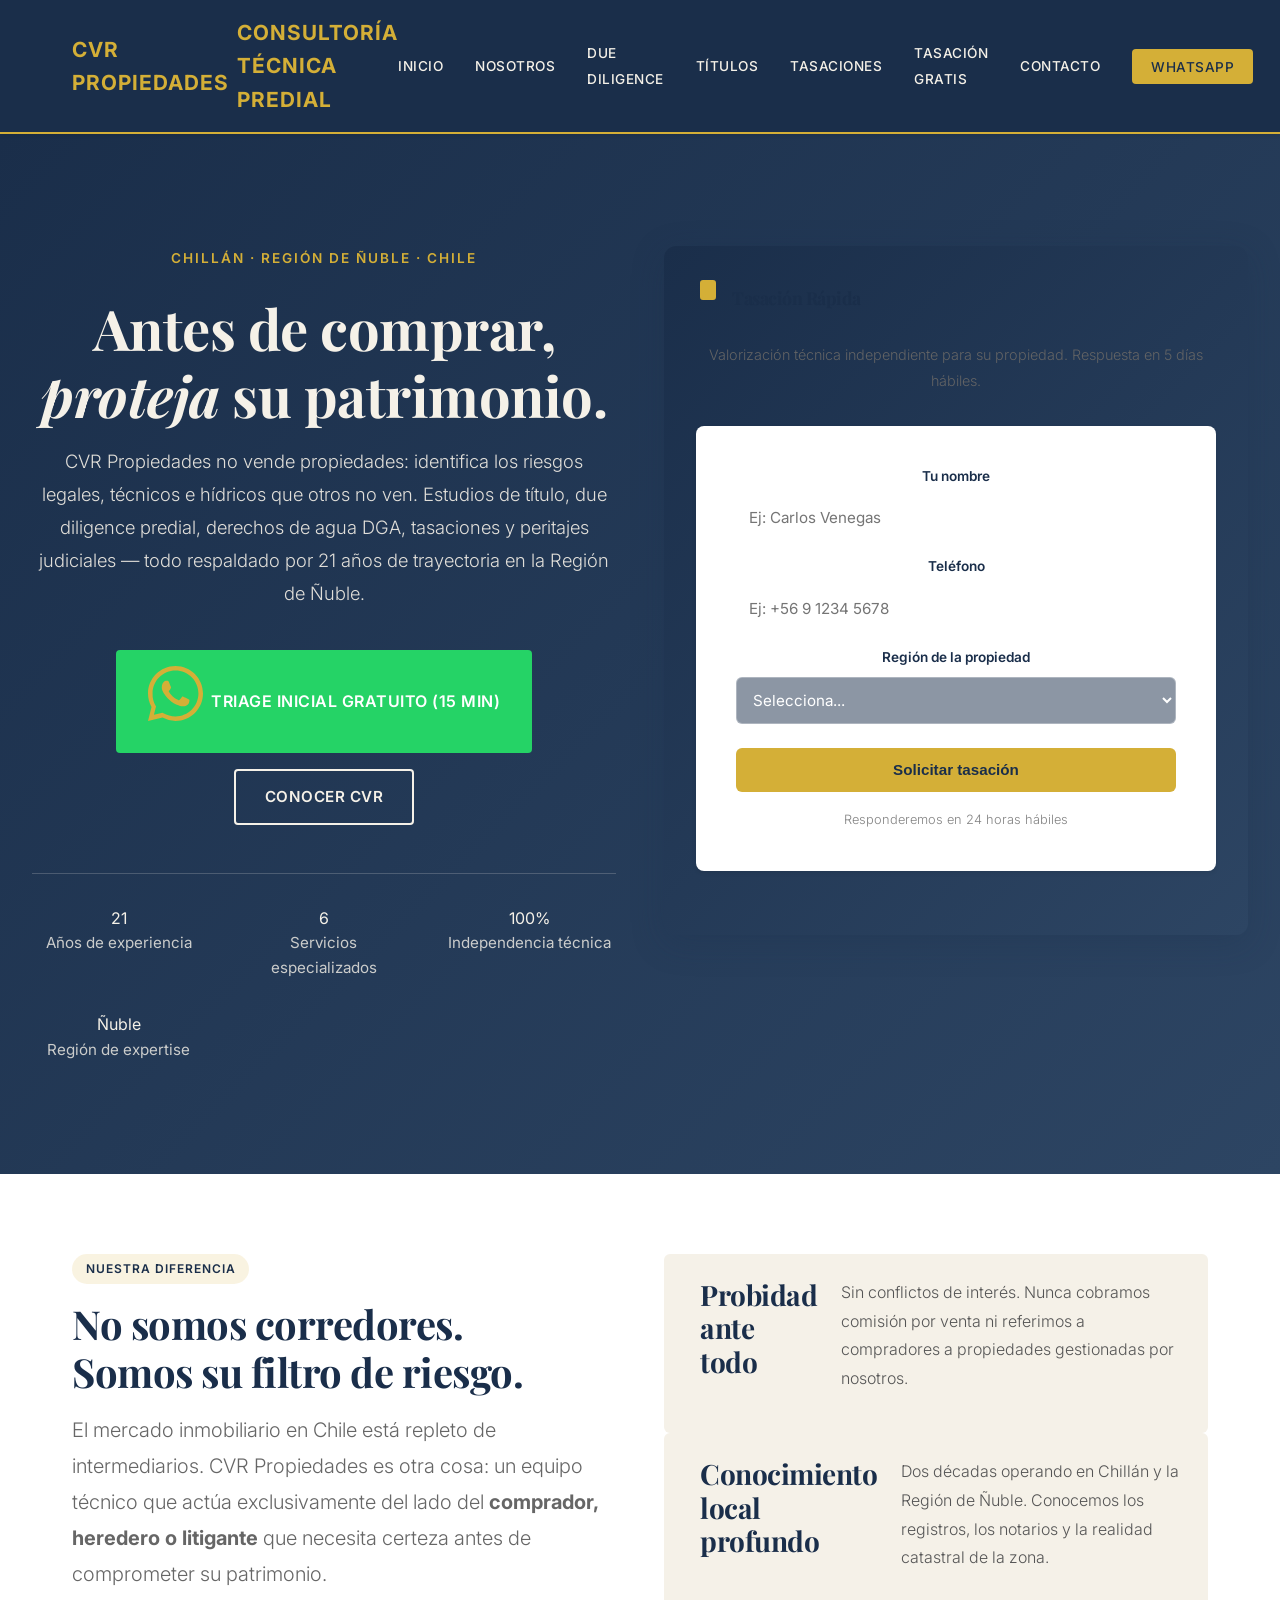
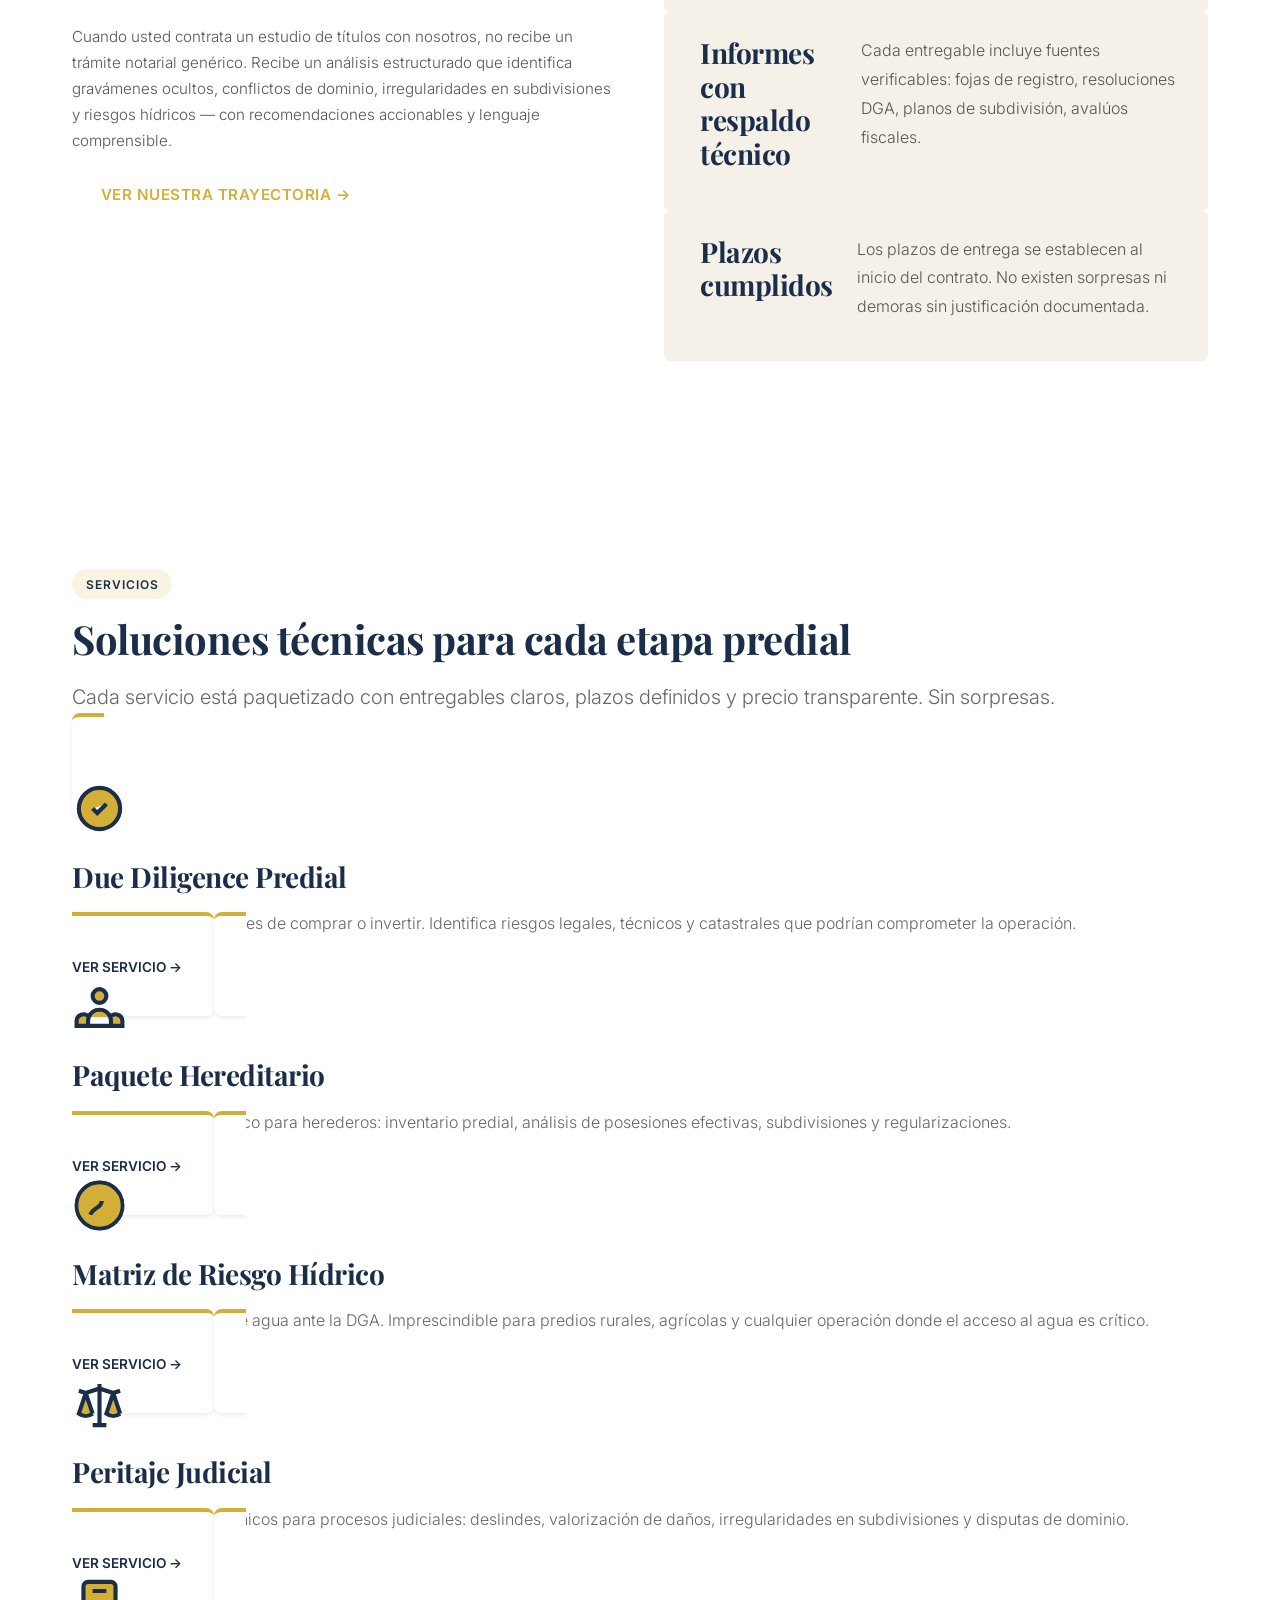
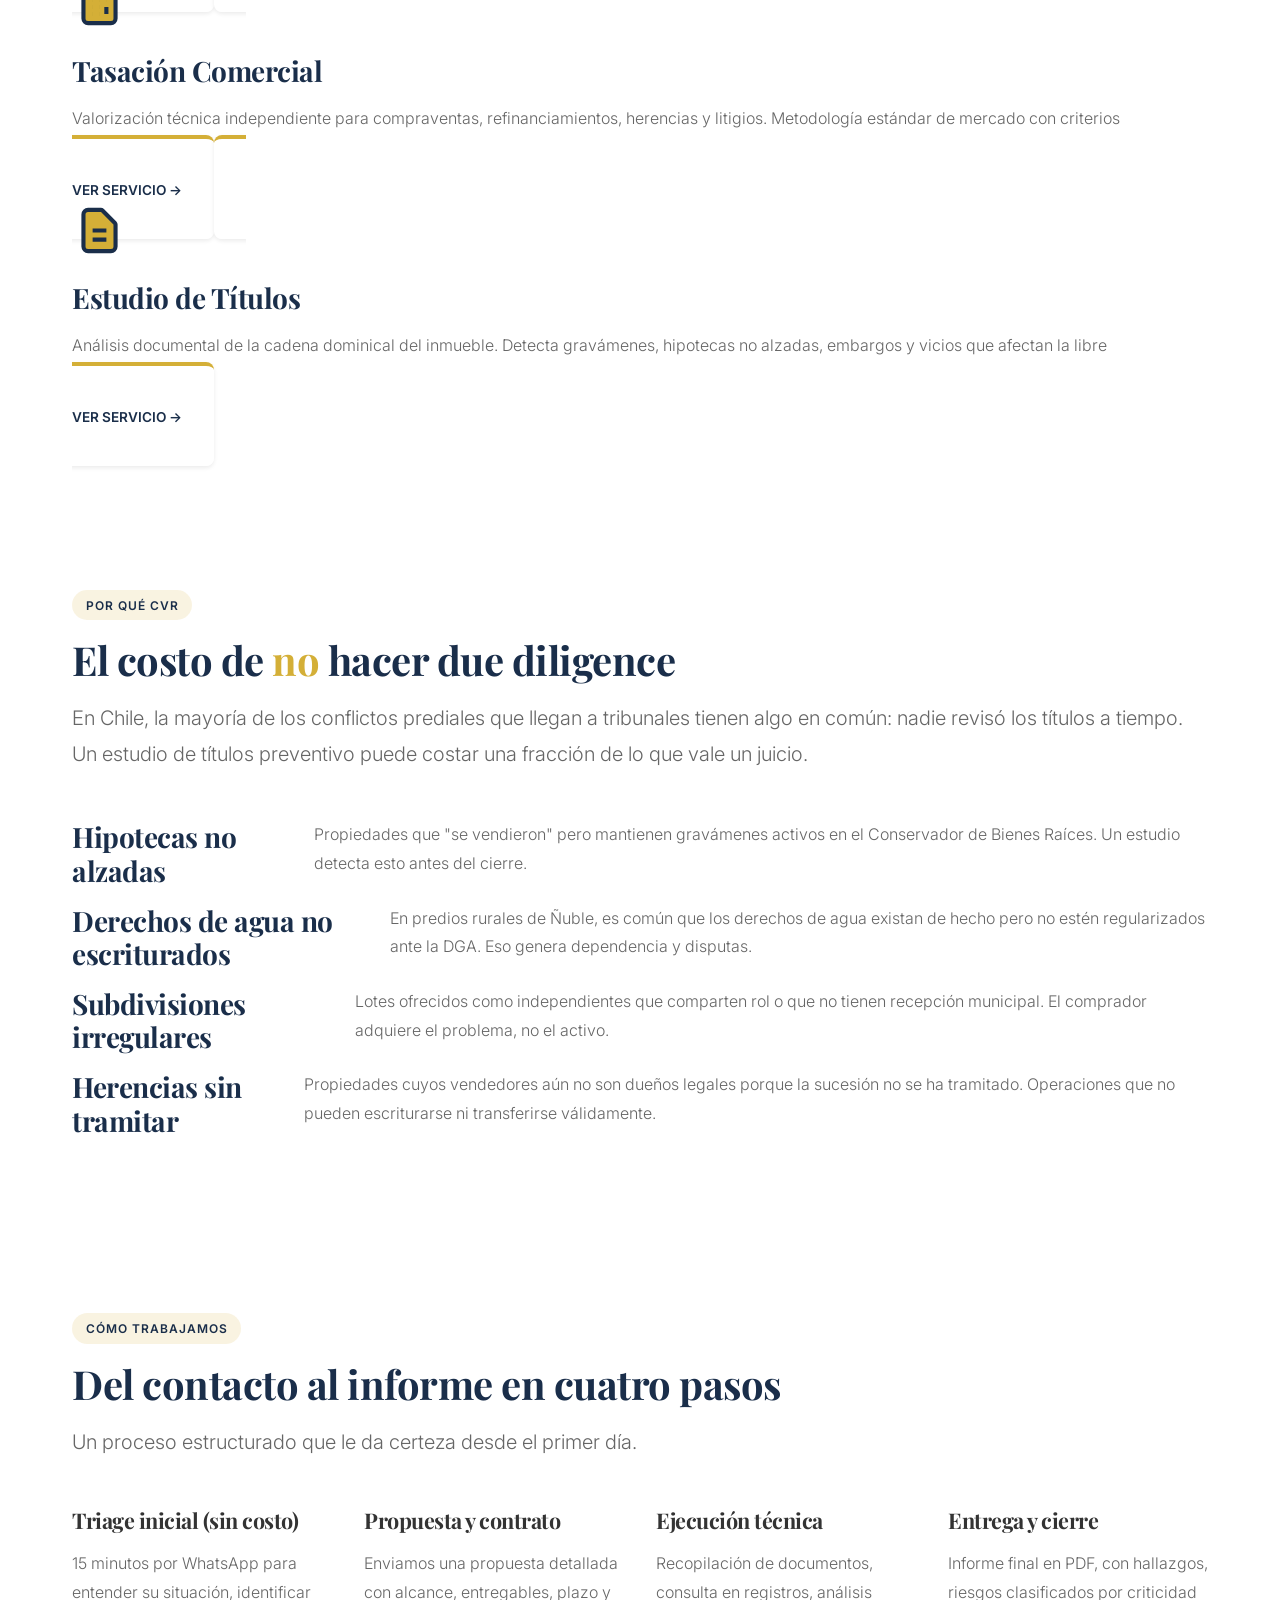
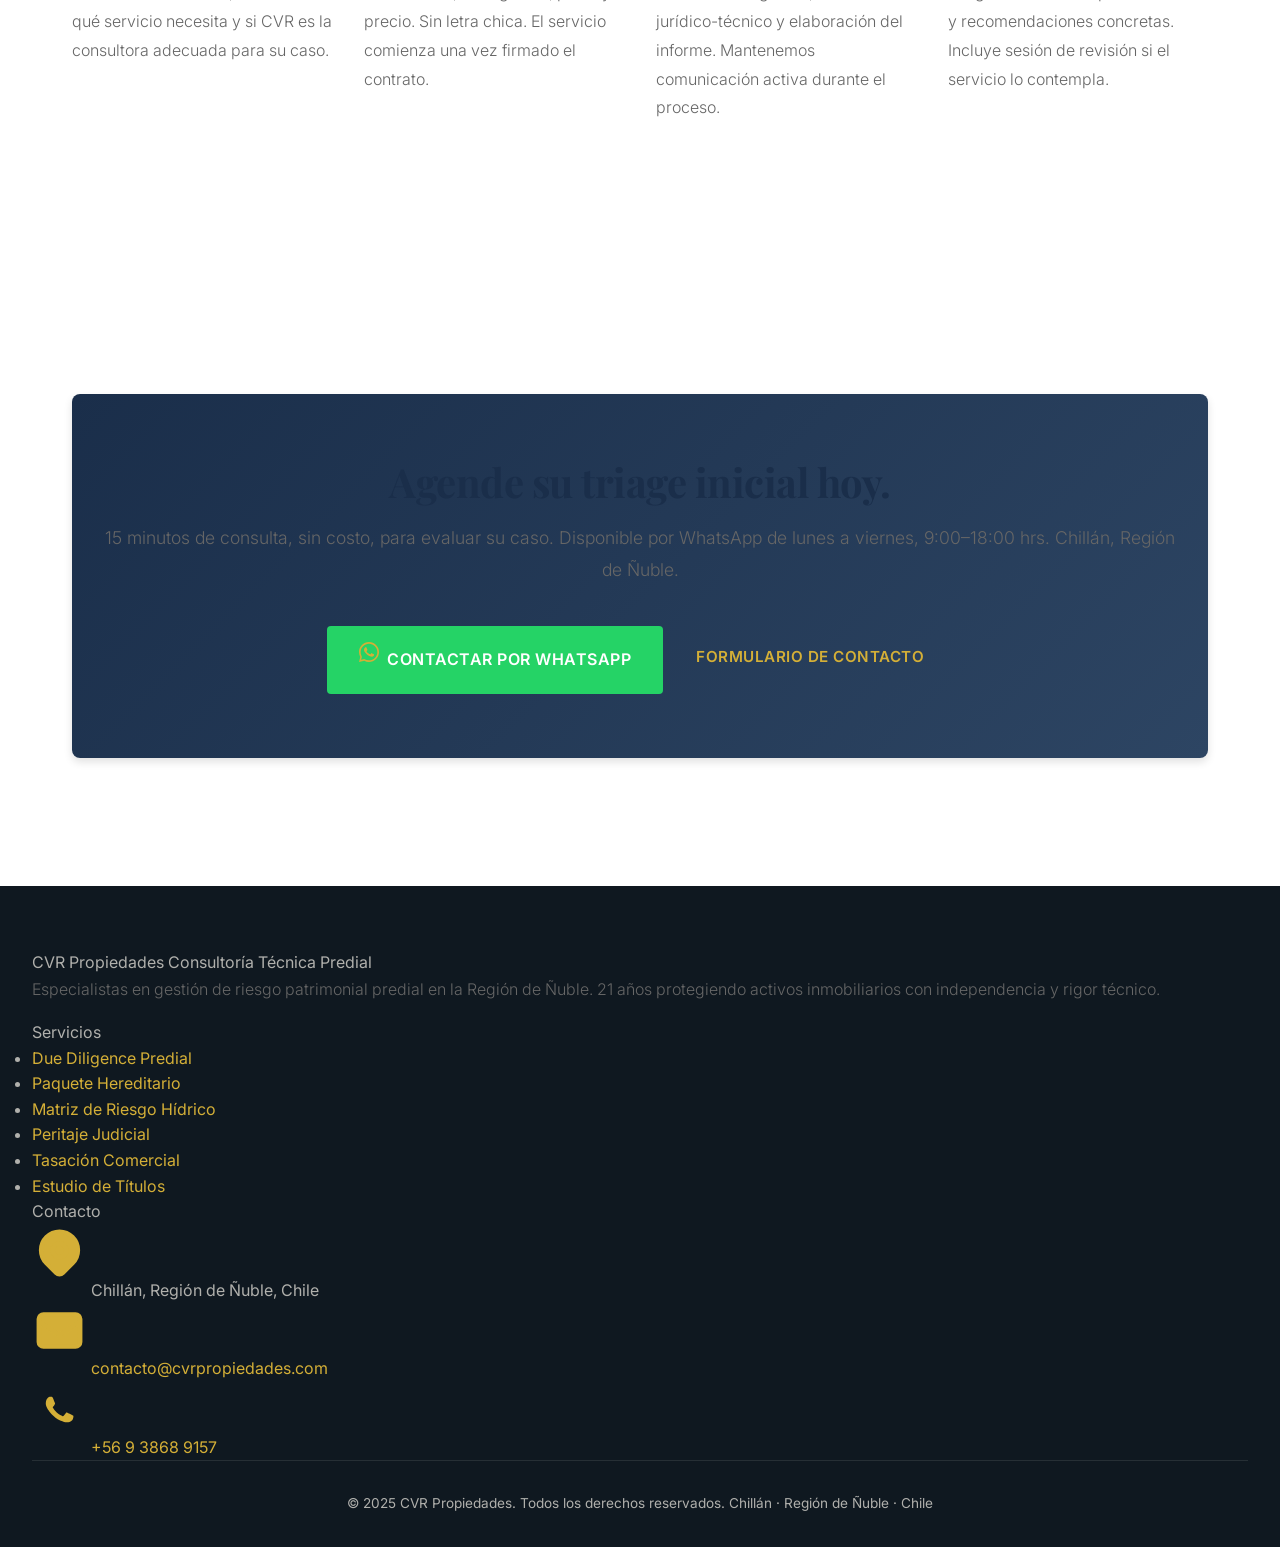
<file: index.html>
<!DOCTYPE html>
<html lang="es">
<head>
  <meta charset="UTF-8" />
  <meta name="viewport" content="width=device-width, initial-scale=1.0" />
  <title>CVR Propiedades — Consultoría Técnica Predial e Inmobiliaria | Chillán, Ñuble</title>
  <meta name="description" content="CVR Propiedades: consultora técnica predial en Chillán, Región de Ñuble. Due diligence, estudios de título, tasaciones, derechos de agua DGA y peritajes judiciales. 21 años de experiencia." />
  <meta name="keywords" content="consultora predial Chillán, tasación Ñuble, estudio de títulos Chile, due diligence inmobiliario, derechos de agua DGA, peritaje judicial predial, CVR Propiedades" />
  <meta property="og:title" content="CVR Propiedades — Consultoría Técnica Predial e Inmobiliaria" />
  <meta property="og:description" content="No somos corredores. Somos consultores técnicos prediales. Filtramos riesgos patrimoniales antes de que usted tome decisiones irreversibles." />
  <meta property="og:type" content="website" />
  <meta property="og:url" content="https://cvrpropiedades.cl/" />
  <meta property="og:locale" content="es_CL" />
  <link rel="canonical" href="https://cvrpropiedades.cl/" />
  <link rel="stylesheet" href="style.css" />
</head>
<body>

<!-- NAVEGACIÓN -->
<nav class="nav" id="nav">
  <div class="nav__inner">
    <a href="index.html" class="nav__logo">
      CVR Propiedades
      <span>Consultoría Técnica Predial</span>
    </a>
    <button class="nav__toggle" id="navToggle" aria-label="Menú">
      <span></span><span></span><span></span>
    </button>
    <ul class="nav__links" id="navLinks">
      <li><a href="index.html" class="active">Inicio</a></li>
      <li><a href="nosotros.html">Nosotros</a></li>
      <li><a href="due-diligence.html">Due Diligence</a></li>
      <li><a href="estudio-titulos.html">Títulos</a></li>
      <li><a href="tasacion-comercial.html">Tasaciones</a></li>
      <li><a href="tasacion-gratis.html">Tasación Gratis</a></li>
      <li><a href="contacto.html">Contacto</a></li>
      <li><a href="https://wa.me/56938689157" class="nav__cta" target="_blank" rel="noopener">WhatsApp</a></li>
    </ul>
  </div>
</nav>

<!-- HERO -->
<section class="hero">
  <div class="container">
    <div style="display: grid; grid-template-columns: 1fr 1fr; gap: 3rem; align-items: start;">
      <div class="hero__content">
        <p class="hero__eyebrow">Chillán · Región de Ñuble · Chile</p>
        <h1>Antes de comprar, <em>proteja</em> su patrimonio.</h1>
        <p class="hero__desc">
          CVR Propiedades no vende propiedades: identifica los riesgos legales, técnicos e hídricos que otros no ven. Estudios de título, due diligence predial, derechos de agua DGA, tasaciones y peritajes judiciales — todo respaldado por 21 años de trayectoria en la Región de Ñuble.
        </p>
        <div class="hero__btns">
          <a href="https://wa.me/56938689157" class="btn btn-whatsapp btn-lg" target="_blank" rel="noopener">
            <svg viewBox="0 0 24 24" fill="currentColor"><path d="M17.472 14.382c-.297-.149-1.758-.867-2.03-.967-.273-.099-.471-.148-.67.15-.197.297-.767.966-.94 1.164-.173.199-.347.223-.644.075-.297-.15-1.255-.463-2.39-1.475-.883-.788-1.48-1.761-1.653-2.059-.173-.297-.018-.458.13-.606.134-.133.298-.347.446-.52.149-.174.198-.298.298-.497.099-.198.05-.371-.025-.52-.075-.149-.669-1.612-.916-2.207-.242-.579-.487-.5-.669-.51-.173-.008-.371-.01-.57-.01-.198 0-.52.074-.792.372-.272.297-1.04 1.016-1.04 2.479 0 1.462 1.065 2.875 1.213 3.074.149.198 2.096 3.2 5.077 4.487.709.306 1.262.489 1.694.625.712.227 1.36.195 1.871.118.571-.085 1.758-.719 2.006-1.413.248-.694.248-1.289.173-1.413-.074-.124-.272-.198-.57-.347z"/><path d="M12 0C5.373 0 0 5.373 0 12c0 2.136.561 4.14 1.535 5.872L0 24l6.322-1.506A11.95 11.95 0 0012 24c6.627 0 12-5.373 12-12S18.627 0 12 0zm0 22c-1.93 0-3.73-.497-5.29-1.367l-.378-.22-3.754.894.924-3.648-.246-.394A9.952 9.952 0 012 12C2 6.477 6.477 2 12 2s10 4.477 10 10-4.477 10-10 10z"/></svg>
            Triage inicial gratuito (15 min)
          </a>
          <a href="nosotros.html" class="btn btn-outline">Conocer CVR</a>
        </div>
        <div class="hero__stats">
          <div>
            <div class="hero__stat-num">21</div>
            <div class="hero__stat-label">Años de experiencia</div>
          </div>
          <div>
            <div class="hero__stat-num">6</div>
            <div class="hero__stat-label">Servicios especializados</div>
          </div>
          <div>
            <div class="hero__stat-num">100%</div>
            <div class="hero__stat-label">Independencia técnica</div>
          </div>
          <div>
            <div class="hero__stat-num">Ñuble</div>
            <div class="hero__stat-label">Región de expertise</div>
          </div>
        </div>
      </div>

      <!-- COMPLEMENTO: TASACIÓN RÁPIDA -->
      <div style="background: linear-gradient(135deg, var(--navy) 0%, var(--navy-mid) 100%); border-radius: 12px; padding: 2rem; color: white; box-shadow: 0 8px 32px rgba(26,46,74,0.25);">
        <div style="display: flex; align-items: center; gap: 0.75rem; margin-bottom: 1.5rem;">
          <svg viewBox="0 0 24 24" fill="none" stroke="var(--gold)" stroke-width="2" style="width: 24px; height: 24px;"><path d="M9 7h6m0 10v-3m-3 3h.01M9 17h.01M9 14h.01M12 14h.01M15 11h.01M12 11h.01M9 11h.01M7 21h10a2 2 0 002-2V5a2 2 0 00-2-2H7a2 2 0 00-2 2v14a2 2 0 002 2z"/></svg>
          <h3 style="font-size: 1.1rem; margin: 0;">Tasación Rápida</h3>
        </div>
        <p style="font-size: 0.9rem; margin-bottom: 1.5rem; opacity: 0.95;">Valorización técnica independiente para su propiedad. Respuesta en 5 días hábiles.</p>

        <form name="tasacion" method="POST" netlify style="display: flex; flex-direction: column; gap: 1rem;">
          <div>
            <label style="display: block; font-size: 0.85rem; margin-bottom: 0.5rem; font-weight: 600;">Tu nombre</label>
            <input type="text" name="nombre" placeholder="Ej: Carlos Venegas" required style="width: 100%; padding: 0.75rem; border: 1px solid rgba(255,255,255,0.3); border-radius: 6px; background: rgba(255,255,255,0.1); color: white; font-size: 0.95rem;" />
          </div>

          <div>
            <label style="display: block; font-size: 0.85rem; margin-bottom: 0.5rem; font-weight: 600;">Teléfono</label>
            <input type="tel" name="telefono" placeholder="Ej: +56 9 1234 5678" required style="width: 100%; padding: 0.75rem; border: 1px solid rgba(255,255,255,0.3); border-radius: 6px; background: rgba(255,255,255,0.1); color: white; font-size: 0.95rem;" />
          </div>

          <div>
            <label style="display: block; font-size: 0.85rem; margin-bottom: 0.5rem; font-weight: 600;">Región de la propiedad</label>
            <select name="region" required style="width: 100%; padding: 0.75rem; border: 1px solid rgba(255,255,255,0.3); border-radius: 6px; background: rgba(26,46,74,0.5); color: white; font-size: 0.95rem;">
              <option value="" style="background: var(--navy);">Selecciona...</option>
              <option value="Ñuble" style="background: var(--navy);">Región de Ñuble</option>
              <option value="Bio-Bio" style="background: var(--navy);">Región del Bío-Bío</option>
              <option value="La Araucanía" style="background: var(--navy);">La Araucanía</option>
              <option value="Otra" style="background: var(--navy);">Otra región</option>
            </select>
          </div>

          <button type="submit" style="background: var(--gold); color: var(--navy); padding: 0.85rem 1.5rem; border: none; border-radius: 6px; font-weight: 700; font-size: 0.95rem; cursor: pointer; transition: all 0.25s ease; margin-top: 0.5rem;">
            Solicitar tasación
          </button>

          <p style="font-size: 0.8rem; opacity: 0.8; text-align: center; margin: 0;">Responderemos en 24 horas hábiles</p>
        </form>
      </div>
    </div>
  </div>
</section>

<!-- DIFERENCIAL PRINCIPAL -->
<section class="section section--white">
  <div class="container">
    <div class="grid-2">
      <div>
        <span class="tag">Nuestra diferencia</span>
        <h2>No somos corredores.<br>Somos su filtro de riesgo.</h2>
        <p class="lead">El mercado inmobiliario en Chile está repleto de intermediarios. CVR Propiedades es otra cosa: un equipo técnico que actúa exclusivamente del lado del <strong>comprador, heredero o litigante</strong> que necesita certeza antes de comprometer su patrimonio.</p>
        <p style="margin-top:1.25rem; color:#555; font-size:0.95rem; line-height:1.7;">Cuando usted contrata un estudio de títulos con nosotros, no recibe un trámite notarial genérico. Recibe un análisis estructurado que identifica gravámenes ocultos, conflictos de dominio, irregularidades en subdivisiones y riesgos hídricos — con recomendaciones accionables y lenguaje comprensible.</p>
        <a href="nosotros.html" class="btn btn-outline-gold mt-2">Ver nuestra trayectoria →</a>
      </div>
      <div>
        <div class="why-grid" style="margin-top:0;">
          <div class="why-item" style="background:var(--cream); padding:1.5rem 1.5rem 1.5rem 2.25rem; border-radius:6px;">
            <h3 style="color:var(--navy);">Probidad ante todo</h3>
            <p style="color:#555;">Sin conflictos de interés. Nunca cobramos comisión por venta ni referimos a compradores a propiedades gestionadas por nosotros.</p>
          </div>
          <div class="why-item" style="background:var(--cream); padding:1.5rem 1.5rem 1.5rem 2.25rem; border-radius:6px;">
            <h3 style="color:var(--navy);">Conocimiento local profundo</h3>
            <p style="color:#555;">Dos décadas operando en Chillán y la Región de Ñuble. Conocemos los registros, los notarios y la realidad catastral de la zona.</p>
          </div>
          <div class="why-item" style="background:var(--cream); padding:1.5rem 1.5rem 1.5rem 2.25rem; border-radius:6px;">
            <h3 style="color:var(--navy);">Informes con respaldo técnico</h3>
            <p style="color:#555;">Cada entregable incluye fuentes verificables: fojas de registro, resoluciones DGA, planos de subdivisión, avalúos fiscales.</p>
          </div>
          <div class="why-item" style="background:var(--cream); padding:1.5rem 1.5rem 1.5rem 2.25rem; border-radius:6px;">
            <h3 style="color:var(--navy);">Plazos cumplidos</h3>
            <p style="color:#555;">Los plazos de entrega se establecen al inicio del contrato. No existen sorpresas ni demoras sin justificación documentada.</p>
          </div>
        </div>
      </div>
    </div>
  </div>
</section>

<!-- SERVICIOS -->
<section class="section section--cream" id="servicios">
  <div class="container">
    <span class="tag">Servicios</span>
    <h2>Soluciones técnicas para cada etapa predial</h2>
    <p class="lead" style="margin-bottom:2.5rem;">Cada servicio está paquetizado con entregables claros, plazos definidos y precio transparente. Sin sorpresas.</p>
    <div class="services-grid">

      <a href="due-diligence.html" class="service-card">
        <div class="service-card__icon">
          <svg viewBox="0 0 24 24" fill="none" stroke="#1a2e4a" stroke-width="1.8"><path d="M9 12l2 2 4-4m6 2a9 9 0 11-18 0 9 9 0 0118 0z"/></svg>
        </div>
        <h3>Due Diligence Predial</h3>
        <p>Diagnóstico integral antes de comprar o invertir. Identifica riesgos legales, técnicos y catastrales que podrían comprometer la operación.</p>
        <span class="service-card__link">Ver servicio →</span>
      </a>

      <a href="paquete-hereditario.html" class="service-card">
        <div class="service-card__icon">
          <svg viewBox="0 0 24 24" fill="none" stroke="#1a2e4a" stroke-width="1.8"><path d="M17 20h5v-2a3 3 0 00-5.356-1.857M17 20H7m10 0v-2c0-.656-.126-1.283-.356-1.857M7 20H2v-2a3 3 0 015.356-1.857M7 20v-2c0-.656.126-1.283.356-1.857m0 0a5.002 5.002 0 019.288 0M15 7a3 3 0 11-6 0 3 3 0 016 0z"/></svg>
        </div>
        <h3>Paquete Hereditario</h3>
        <p>Acompañamiento técnico para herederos: inventario predial, análisis de posesiones efectivas, subdivisiones y regularizaciones.</p>
        <span class="service-card__link">Ver servicio →</span>
      </a>

      <a href="matriz-riesgo-hidrico.html" class="service-card">
        <div class="service-card__icon">
          <svg viewBox="0 0 24 24" fill="none" stroke="#1a2e4a" stroke-width="1.8"><path d="M12 2C6.48 2 2 6.48 2 12s4.48 10 10 10 10-4.48 10-10S17.52 2 12 2zm-1 14H9V8h2v8zm4 0h-2V8h2v8z"/><path d="M12 2a10 10 0 100 20A10 10 0 0012 2z" stroke-width="1.5"/><path d="M8 16c1-3 5-3 5-6" stroke-width="1.8"/></svg>
        </div>
        <h3>Matriz de Riesgo Hídrico</h3>
        <p>Análisis de derechos de agua ante la DGA. Imprescindible para predios rurales, agrícolas y cualquier operación donde el acceso al agua es crítico.</p>
        <span class="service-card__link">Ver servicio →</span>
      </a>

      <a href="peritaje-judicial.html" class="service-card">
        <div class="service-card__icon">
          <svg viewBox="0 0 24 24" fill="none" stroke="#1a2e4a" stroke-width="1.8"><path d="M3 6l3 1m0 0l-3 9a5.002 5.002 0 006.001 0M6 7l3 9M6 7l6-2m6 2l3-1m-3 1l-3 9a5.002 5.002 0 006.001 0M18 7l3 9m-3-9l-6-2m0-2v2m0 16V5m0 16H9m3 0h3"/></svg>
        </div>
        <h3>Peritaje Judicial</h3>
        <p>Informes periciales técnicos para procesos judiciales: deslindes, valorización de daños, irregularidades en subdivisiones y disputas de dominio.</p>
        <span class="service-card__link">Ver servicio →</span>
      </a>

      <a href="tasacion-comercial.html" class="service-card">
        <div class="service-card__icon">
          <svg viewBox="0 0 24 24" fill="none" stroke="#1a2e4a" stroke-width="1.8"><path d="M9 7h6m0 10v-3m-3 3h.01M9 17h.01M9 14h.01M12 14h.01M15 11h.01M12 11h.01M9 11h.01M7 21h10a2 2 0 002-2V5a2 2 0 00-2-2H7a2 2 0 00-2 2v14a2 2 0 002 2z"/></svg>
        </div>
        <h3>Tasación Comercial</h3>
        <p>Valorización técnica independiente para compraventas, refinanciamientos, herencias y litigios. Metodología estándar de mercado con criterios comparables locales.</p>
        <span class="service-card__link">Ver servicio →</span>
      </a>

      <a href="estudio-titulos.html" class="service-card">
        <div class="service-card__icon">
          <svg viewBox="0 0 24 24" fill="none" stroke="#1a2e4a" stroke-width="1.8"><path d="M9 12h6m-6 4h6m2 5H7a2 2 0 01-2-2V5a2 2 0 012-2h5.586a1 1 0 01.707.293l5.414 5.414a1 1 0 01.293.707V19a2 2 0 01-2 2z"/></svg>
        </div>
        <h3>Estudio de Títulos</h3>
        <p>Análisis documental de la cadena dominical del inmueble. Detecta gravámenes, hipotecas no alzadas, embargos y vicios que afectan la libre transferencia.</p>
        <span class="service-card__link">Ver servicio →</span>
      </a>

    </div>
  </div>
</section>

<!-- POR QUÉ CONTRATARNOS -->
<section class="section section--dark">
  <div class="container">
    <span class="tag">Por qué CVR</span>
    <h2>El costo de <em style="color:var(--gold); font-style:normal;">no</em> hacer due diligence</h2>
    <p class="lead">En Chile, la mayoría de los conflictos prediales que llegan a tribunales tienen algo en común: nadie revisó los títulos a tiempo. Un estudio de títulos preventivo puede costar una fracción de lo que vale un juicio.</p>
    <div class="why-grid" style="margin-top:3rem;">
      <div class="why-item">
        <h3>Hipotecas no alzadas</h3>
        <p>Propiedades que "se vendieron" pero mantienen gravámenes activos en el Conservador de Bienes Raíces. Un estudio detecta esto antes del cierre.</p>
      </div>
      <div class="why-item">
        <h3>Derechos de agua no escriturados</h3>
        <p>En predios rurales de Ñuble, es común que los derechos de agua existan de hecho pero no estén regularizados ante la DGA. Eso genera dependencia y disputas.</p>
      </div>
      <div class="why-item">
        <h3>Subdivisiones irregulares</h3>
        <p>Lotes ofrecidos como independientes que comparten rol o que no tienen recepción municipal. El comprador adquiere el problema, no el activo.</p>
      </div>
      <div class="why-item">
        <h3>Herencias sin tramitar</h3>
        <p>Propiedades cuyos vendedores aún no son dueños legales porque la sucesión no se ha tramitado. Operaciones que no pueden escriturarse ni transferirse válidamente.</p>
      </div>
    </div>
  </div>
</section>

<!-- PROCESO -->
<section class="section section--white">
  <div class="container">
    <span class="tag">Cómo trabajamos</span>
    <h2>Del contacto al informe en cuatro pasos</h2>
    <p class="lead">Un proceso estructurado que le da certeza desde el primer día.</p>
    <div class="steps">
      <div class="step-item">
        <h4>Triage inicial (sin costo)</h4>
        <p>15 minutos por WhatsApp para entender su situación, identificar qué servicio necesita y si CVR es la consultora adecuada para su caso.</p>
      </div>
      <div class="step-item">
        <h4>Propuesta y contrato</h4>
        <p>Enviamos una propuesta detallada con alcance, entregables, plazo y precio. Sin letra chica. El servicio comienza una vez firmado el contrato.</p>
      </div>
      <div class="step-item">
        <h4>Ejecución técnica</h4>
        <p>Recopilación de documentos, consulta en registros, análisis jurídico-técnico y elaboración del informe. Mantenemos comunicación activa durante el proceso.</p>
      </div>
      <div class="step-item">
        <h4>Entrega y cierre</h4>
        <p>Informe final en PDF, con hallazgos, riesgos clasificados por criticidad y recomendaciones concretas. Incluye sesión de revisión si el servicio lo contempla.</p>
      </div>
    </div>
  </div>
</section>

<!-- CTA FINAL -->
<section class="section section--cream">
  <div class="container">
    <div class="cta-banner">
      <div class="cta-banner__text">
        <h2>Agende su triage inicial hoy.</h2>
        <p>15 minutos de consulta, sin costo, para evaluar su caso. Disponible por WhatsApp de lunes a viernes, 9:00–18:00 hrs. Chillán, Región de Ñuble.</p>
      </div>
      <div class="cta-banner__actions">
        <a href="https://wa.me/56938689157" class="btn btn-whatsapp btn-lg" target="_blank" rel="noopener">
          <svg viewBox="0 0 24 24" fill="currentColor" style="width:20px;height:20px;"><path d="M17.472 14.382c-.297-.149-1.758-.867-2.03-.967-.273-.099-.471-.148-.67.15-.197.297-.767.966-.94 1.164-.173.199-.347.223-.644.075-.297-.15-1.255-.463-2.39-1.475-.883-.788-1.48-1.761-1.653-2.059-.173-.297-.018-.458.13-.606.134-.133.298-.347.446-.52.149-.174.198-.298.298-.497.099-.198.05-.371-.025-.52-.075-.149-.669-1.612-.916-2.207-.242-.579-.487-.5-.669-.51-.173-.008-.371-.01-.57-.01-.198 0-.52.074-.792.372-.272.297-1.04 1.016-1.04 2.479 0 1.462 1.065 2.875 1.213 3.074.149.198 2.096 3.2 5.077 4.487.709.306 1.262.489 1.694.625.712.227 1.36.195 1.871.118.571-.085 1.758-.719 2.006-1.413.248-.694.248-1.289.173-1.413-.074-.124-.272-.198-.57-.347z"/><path d="M12 0C5.373 0 0 5.373 0 12c0 2.136.561 4.14 1.535 5.872L0 24l6.322-1.506A11.95 11.95 0 0012 24c6.627 0 12-5.373 12-12S18.627 0 12 0zm0 22c-1.93 0-3.73-.497-5.29-1.367l-.378-.22-3.754.894.924-3.648-.246-.394A9.952 9.952 0 012 12C2 6.477 6.477 2 12 2s10 4.477 10 10-4.477 10-10 10z"/></svg>
          Contactar por WhatsApp
        </a>
        <a href="contacto.html" class="btn btn-outline-gold">Formulario de contacto</a>
      </div>
    </div>
  </div>
</section>

<!-- FOOTER -->
<footer class="footer">
  <div class="container">
    <div class="footer__grid">
      <div>
        <div class="footer__brand">CVR Propiedades <span>Consultoría Técnica Predial</span></div>
        <p class="footer__desc">Especialistas en gestión de riesgo patrimonial predial en la Región de Ñuble. 21 años protegiendo activos inmobiliarios con independencia y rigor técnico.</p>
      </div>
      <div>
        <div class="footer__title">Servicios</div>
        <ul class="footer__links">
          <li><a href="due-diligence.html">Due Diligence Predial</a></li>
          <li><a href="paquete-hereditario.html">Paquete Hereditario</a></li>
          <li><a href="matriz-riesgo-hidrico.html">Matriz de Riesgo Hídrico</a></li>
          <li><a href="peritaje-judicial.html">Peritaje Judicial</a></li>
          <li><a href="tasacion-comercial.html">Tasación Comercial</a></li>
          <li><a href="estudio-titulos.html">Estudio de Títulos</a></li>
        </ul>
      </div>
      <div>
        <div class="footer__title">Contacto</div>
        <div class="footer__contact">
          <div class="footer__contact-item">
            <svg viewBox="0 0 24 24" fill="none" stroke="currentColor" stroke-width="2"><path d="M17.657 16.657L13.414 20.9a1.998 1.998 0 01-2.827 0l-4.244-4.243a8 8 0 1111.314 0z"/><path d="M15 11a3 3 0 11-6 0 3 3 0 016 0z"/></svg>
            Chillán, Región de Ñuble, Chile
          </div>
          <div class="footer__contact-item">
            <svg viewBox="0 0 24 24" fill="none" stroke="currentColor" stroke-width="2"><path d="M3 8l7.89 5.26a2 2 0 002.22 0L21 8M5 19h14a2 2 0 002-2V7a2 2 0 00-2-2H5a2 2 0 00-2 2v10a2 2 0 002 2z"/></svg>
            <a href="mailto:contacto@cvrpropiedades.com">contacto@cvrpropiedades.com</a>
          </div>
          <div class="footer__contact-item">
            <svg viewBox="0 0 24 24" fill="currentColor"><path d="M17.472 14.382c-.297-.149-1.758-.867-2.03-.967-.273-.099-.471-.148-.67.15-.197.297-.767.966-.94 1.164-.173.199-.347.223-.644.075-.297-.15-1.255-.463-2.39-1.475-.883-.788-1.48-1.761-1.653-2.059-.173-.297-.018-.458.13-.606.134-.133.298-.347.446-.52.149-.174.198-.298.298-.497.099-.198.05-.371-.025-.52-.075-.149-.669-1.612-.916-2.207-.242-.579-.487-.5-.669-.51-.173-.008-.371-.01-.57-.01-.198 0-.52.074-.792.372-.272.297-1.04 1.016-1.04 2.479 0 1.462 1.065 2.875 1.213 3.074.149.198 2.096 3.2 5.077 4.487.709.306 1.262.489 1.694.625.712.227 1.36.195 1.871.118.571-.085 1.758-.719 2.006-1.413.248-.694.248-1.289.173-1.413z"/></svg>
            <a href="https://wa.me/56938689157" target="_blank" rel="noopener">+56 9 3868 9157</a>
          </div>
        </div>
      </div>
    </div>
    <div class="footer__bottom">
      <span>© 2025 CVR Propiedades. Todos los derechos reservados.</span>
      <span>Chillán · Región de Ñuble · Chile</span>
    </div>
  </div>
</footer>

<script>
  const toggle = document.getElementById('navToggle');
  const links  = document.getElementById('navLinks');
  toggle.addEventListener('click', () => links.classList.toggle('open'));
  document.querySelectorAll('.nav__links a').forEach(a => a.addEventListener('click', () => links.classList.remove('open')));
</script>
</body>
</html>
</file>
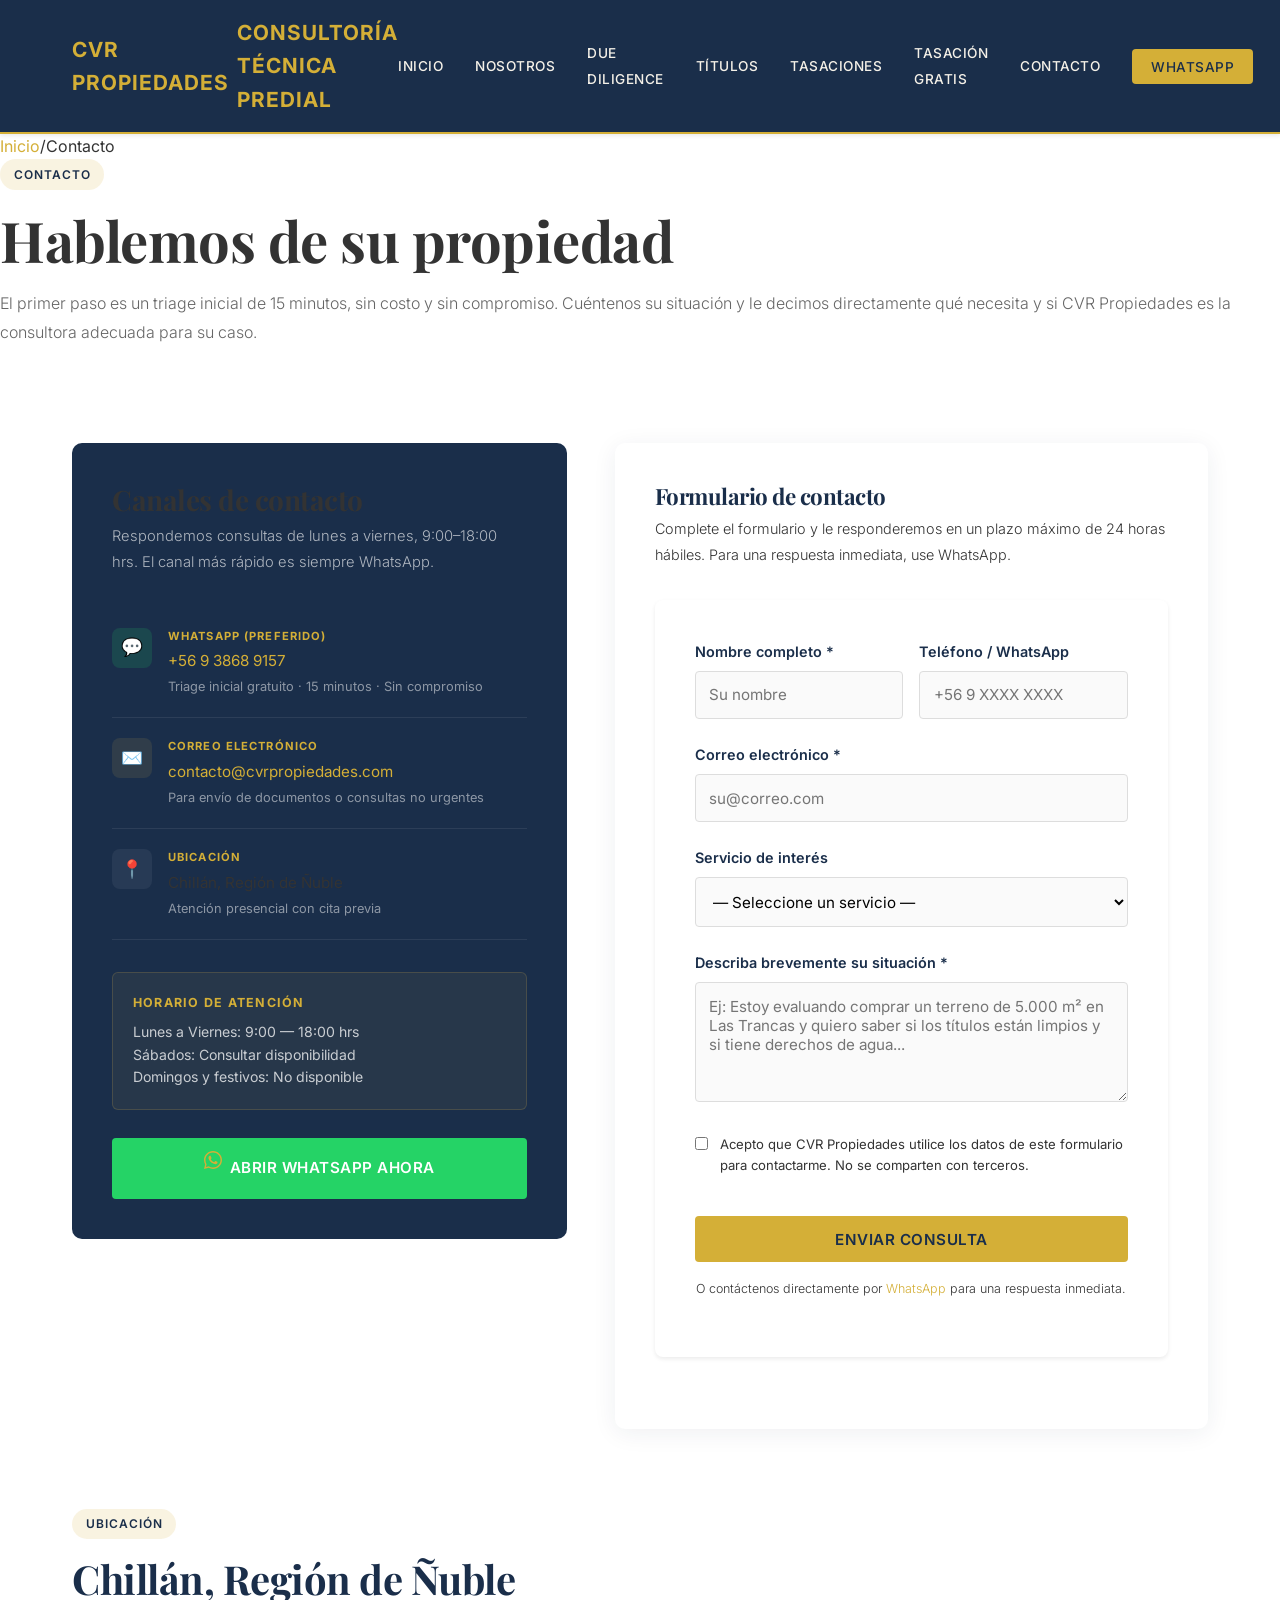
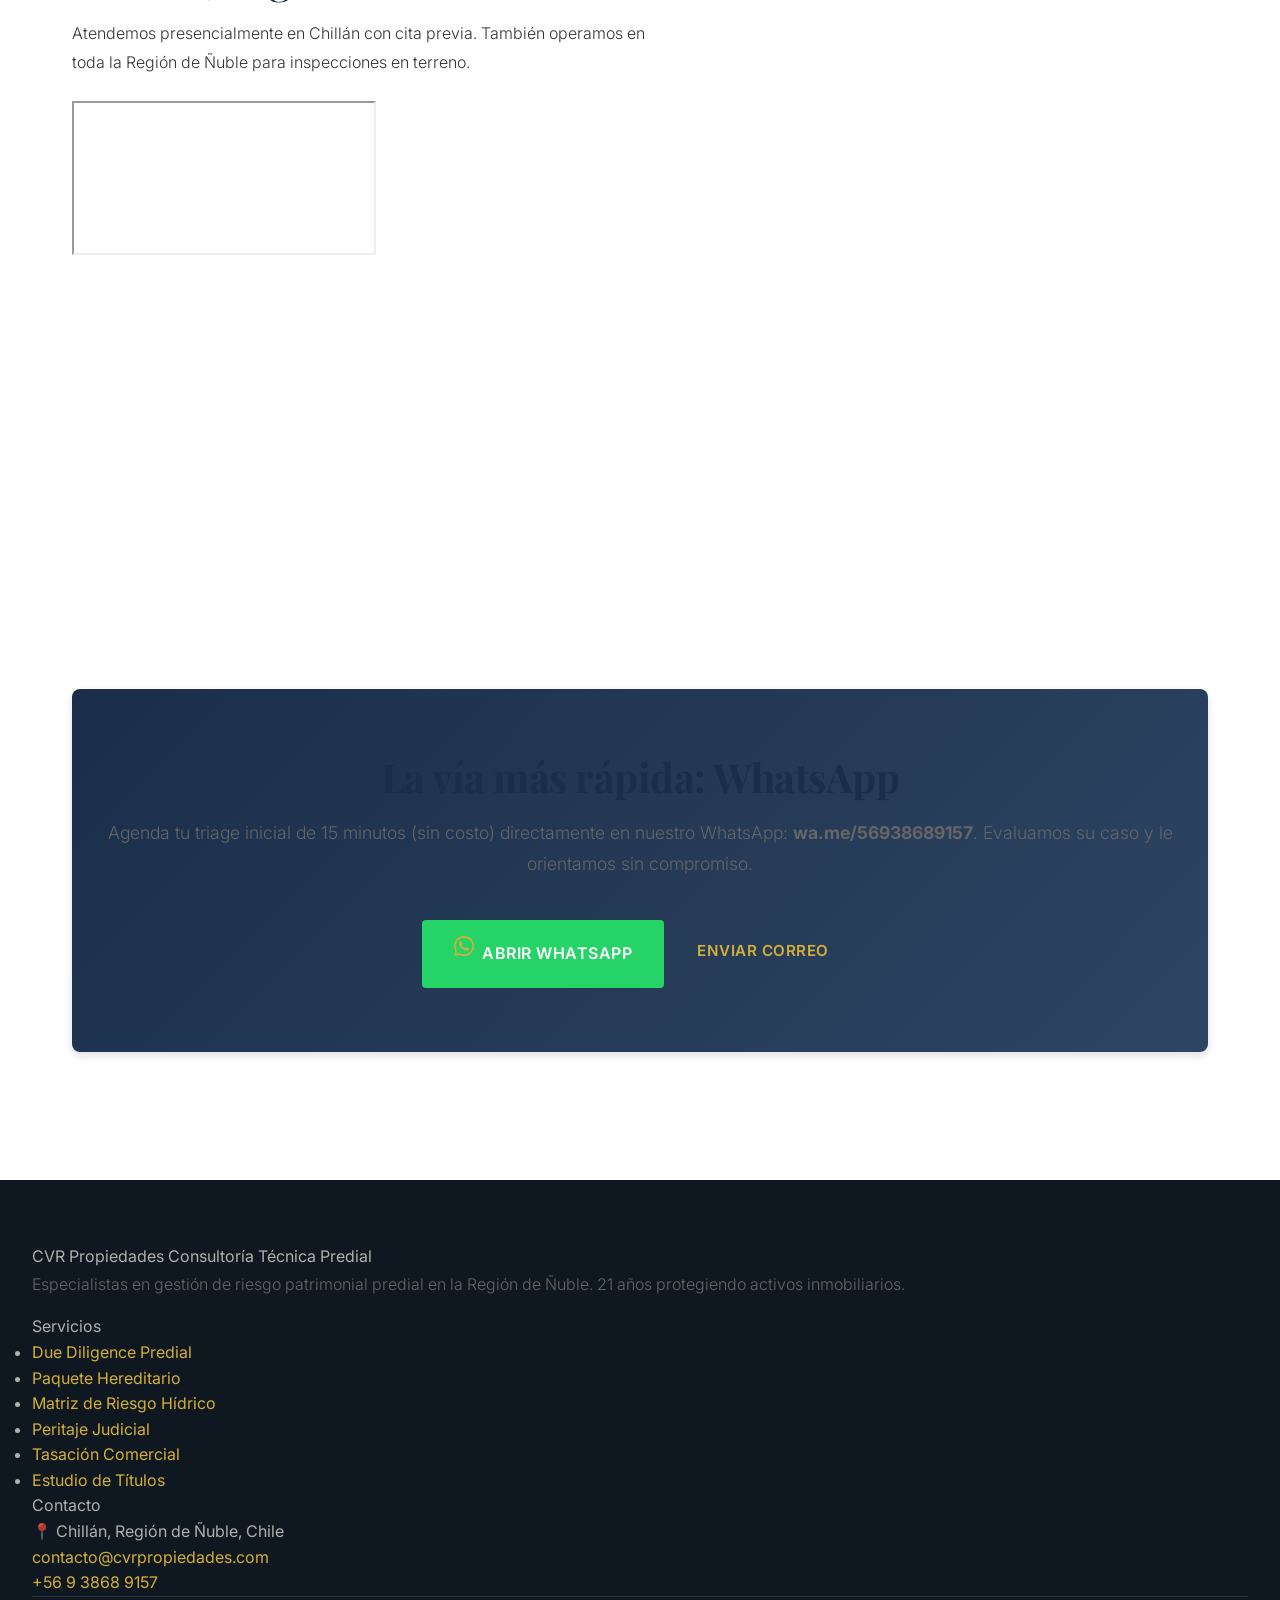
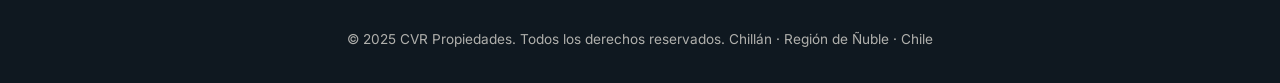
<file: contacto.html>
<!DOCTYPE html>
<html lang="es">
<head>
  <meta charset="UTF-8" />
  <meta name="viewport" content="width=device-width, initial-scale=1.0" />
  <title>Contacto — CVR Propiedades | Chillán, Región de Ñuble</title>
  <meta name="description" content="Contacte a CVR Propiedades en Chillán, Región de Ñuble. Triage inicial gratuito de 15 minutos por WhatsApp. Consultoría técnica predial: due diligence, tasaciones, estudios de títulos." />
  <meta name="keywords" content="contacto CVR Propiedades Chillán, consultoría predial Ñuble WhatsApp, triage predial gratuito Chile" />
  <meta property="og:title" content="Contacto — CVR Propiedades" />
  <meta property="og:description" content="Agende su triage inicial gratuito de 15 minutos. Atendemos por WhatsApp, correo y formulario de contacto. Chillán, Región de Ñuble." />
  <meta property="og:type" content="website" />
  <meta property="og:url" content="https://cvrpropiedades.cl/contacto.html" />
  <link rel="canonical" href="https://cvrpropiedades.cl/contacto.html" />
  <link rel="stylesheet" href="style.css" />
  <style>
    .contact-grid {
      display: grid;
      grid-template-columns: 1fr 1.2fr;
      gap: 3rem;
      align-items: start;
    }
    .contact-info-card {
      background: var(--navy);
      border-radius: 10px;
      padding: 2.5rem;
      color: var(--white);
      position: sticky;
      top: 84px;
    }
    .contact-info-card h3 {
      color: var(--white);
      margin-bottom: 0.4rem;
    }
    .contact-info-card .lead {
      color: rgba(255,255,255,0.65);
      font-size: 0.92rem;
      margin-bottom: 2rem;
    }
    .contact-channel {
      display: flex;
      gap: 1rem;
      align-items: flex-start;
      padding: 1.25rem 0;
      border-bottom: 1px solid rgba(255,255,255,0.08);
    }
    .contact-channel:last-of-type { border-bottom: none; }
    .contact-channel__icon {
      width: 40px;
      height: 40px;
      border-radius: 8px;
      display: flex;
      align-items: center;
      justify-content: center;
      flex-shrink: 0;
      font-size: 1.1rem;
    }
    .contact-channel__icon--wa  { background: rgba(37,211,102,0.15); }
    .contact-channel__icon--mail{ background: rgba(201,168,76,0.12); }
    .contact-channel__icon--loc { background: rgba(255,255,255,0.06); }
    .contact-channel__label {
      font-size: 0.7rem;
      font-weight: 700;
      letter-spacing: 0.1em;
      text-transform: uppercase;
      color: var(--gold);
      margin-bottom: 0.25rem;
    }
    .contact-channel__value {
      font-size: 0.95rem;
      color: var(--white);
    }
    .contact-channel__sub {
      font-size: 0.8rem;
      color: rgba(255,255,255,0.5);
      margin-top: 0.2rem;
    }
    .form-card {
      background: var(--white);
      border-radius: 10px;
      padding: 2.5rem;
      border: 1px solid var(--gray-lt);
      box-shadow: 0 4px 24px rgba(26,46,74,0.07);
    }
    .form-card h3 { color: var(--navy); margin-bottom: 0.4rem; font-size: 1.4rem; }
    .form-card .sub { font-size: 0.9rem; color: var(--gray); margin-bottom: 2rem; }
    .form-row {
      display: grid;
      grid-template-columns: 1fr 1fr;
      gap: 1rem;
    }
    .form-success {
      display: none;
      text-align: center;
      padding: 2rem;
    }
    .form-success h4 { color: var(--navy); margin-bottom: 0.5rem; }
    .form-success p  { color: var(--gray); font-size: 0.9rem; }
    @media(max-width:768px){
      .contact-grid { grid-template-columns:1fr; }
      .contact-info-card { position: static; }
      .form-row { grid-template-columns: 1fr; }
    }
  </style>
</head>
<body>

<nav class="nav" id="nav">
  <div class="nav__inner">
    <a href="index.html" class="nav__logo">CVR Propiedades<span>Consultoría Técnica Predial</span></a>
    <button class="nav__toggle" id="navToggle" aria-label="Menú"><span></span><span></span><span></span></button>
    <ul class="nav__links" id="navLinks">
      <li><a href="index.html">Inicio</a></li>
      <li><a href="nosotros.html">Nosotros</a></li>
      <li><a href="due-diligence.html">Due Diligence</a></li>
      <li><a href="estudio-titulos.html">Títulos</a></li>
      <li><a href="tasacion-comercial.html">Tasaciones</a></li>
      <li><a href="tasacion-gratis.html">Tasación Gratis</a></li>
      <li><a href="contacto.html" class="active">Contacto</a></li>
      <li><a href="https://wa.me/56938689157" class="nav__cta" target="_blank" rel="noopener">WhatsApp</a></li>
    </ul>
  </div>
</nav>

<!-- HERO -->
<section class="service-hero">
  <div class="container">
    <div class="service-hero__inner">
      <nav class="breadcrumb"><a href="index.html">Inicio</a><span class="breadcrumb__sep">/</span><span>Contacto</span></nav>
      <span class="tag">Contacto</span>
      <h1>Hablemos de su propiedad</h1>
      <p>El primer paso es un triage inicial de 15 minutos, sin costo y sin compromiso. Cuéntenos su situación y le decimos directamente qué necesita y si CVR Propiedades es la consultora adecuada para su caso.</p>
    </div>
  </div>
</section>

<!-- CONTENIDO PRINCIPAL -->
<section class="section section--cream">
  <div class="container">
    <div class="contact-grid">

      <!-- INFO LATERAL -->
      <div>
        <div class="contact-info-card">
          <h3>Canales de contacto</h3>
          <p class="lead">Respondemos consultas de lunes a viernes, 9:00–18:00 hrs. El canal más rápido es siempre WhatsApp.</p>

          <div class="contact-channel">
            <div class="contact-channel__icon contact-channel__icon--wa">💬</div>
            <div>
              <div class="contact-channel__label">WhatsApp (preferido)</div>
              <div class="contact-channel__value">
                <a href="https://wa.me/56938689157" target="_blank" rel="noopener" style="color:var(--gold);">+56 9 3868 9157</a>
              </div>
              <div class="contact-channel__sub">Triage inicial gratuito · 15 minutos · Sin compromiso</div>
            </div>
          </div>

          <div class="contact-channel">
            <div class="contact-channel__icon contact-channel__icon--mail">✉️</div>
            <div>
              <div class="contact-channel__label">Correo electrónico</div>
              <div class="contact-channel__value">
                <a href="mailto:contacto@cvrpropiedades.com" style="color:var(--gold);">contacto@cvrpropiedades.com</a>
              </div>
              <div class="contact-channel__sub">Para envío de documentos o consultas no urgentes</div>
            </div>
          </div>

          <div class="contact-channel">
            <div class="contact-channel__icon contact-channel__icon--loc">📍</div>
            <div>
              <div class="contact-channel__label">Ubicación</div>
              <div class="contact-channel__value">Chillán, Región de Ñuble</div>
              <div class="contact-channel__sub">Atención presencial con cita previa</div>
            </div>
          </div>

          <div style="margin-top:2rem; padding:1.25rem; background:rgba(201,168,76,0.08); border:1px solid rgba(201,168,76,0.2); border-radius:6px;">
            <div style="font-size:0.78rem; font-weight:700; text-transform:uppercase; letter-spacing:0.1em; color:var(--gold); margin-bottom:0.5rem;">Horario de atención</div>
            <div style="font-size:0.88rem; color:rgba(255,255,255,0.75); line-height:1.6;">
              Lunes a Viernes: 9:00 — 18:00 hrs<br>
              Sábados: Consultar disponibilidad<br>
              Domingos y festivos: No disponible
            </div>
          </div>

          <a href="https://wa.me/56938689157" class="btn btn-whatsapp" style="width:100%; justify-content:center; margin-top:1.75rem;" target="_blank" rel="noopener">
            <svg viewBox="0 0 24 24" fill="currentColor" style="width:18px;height:18px;"><path d="M17.472 14.382c-.297-.149-1.758-.867-2.03-.967-.273-.099-.471-.148-.67.15-.197.297-.767.966-.94 1.164-.173.199-.347.223-.644.075-.297-.15-1.255-.463-2.39-1.475-.883-.788-1.48-1.761-1.653-2.059-.173-.297-.018-.458.13-.606.134-.133.298-.347.446-.52.149-.174.198-.298.298-.497.099-.198.05-.371-.025-.52-.075-.149-.669-1.612-.916-2.207-.242-.579-.487-.5-.669-.51-.173-.008-.371-.01-.57-.01-.198 0-.52.074-.792.372-.272.297-1.04 1.016-1.04 2.479 0 1.462 1.065 2.875 1.213 3.074.149.198 2.096 3.2 5.077 4.487.709.306 1.262.489 1.694.625.712.227 1.36.195 1.871.118.571-.085 1.758-.719 2.006-1.413.248-.694.248-1.289.173-1.413z"/><path d="M12 0C5.373 0 0 5.373 0 12c0 2.136.561 4.14 1.535 5.872L0 24l6.322-1.506A11.95 11.95 0 0012 24c6.627 0 12-5.373 12-12S18.627 0 12 0zm0 22c-1.93 0-3.73-.497-5.29-1.367l-.378-.22-3.754.894.924-3.648-.246-.394A9.952 9.952 0 012 12C2 6.477 6.477 2 12 2s10 4.477 10 10-4.477 10-10 10z"/></svg>
            Abrir WhatsApp ahora
          </a>
        </div>
      </div>

      <!-- FORMULARIO -->
      <div>
        <div class="form-card">
          <h3>Formulario de contacto</h3>
          <p class="sub">Complete el formulario y le responderemos en un plazo máximo de 24 horas hábiles. Para una respuesta inmediata, use WhatsApp.</p>

          <form id="contactForm" action="https://formspree.io/f/contacto@cvrpropiedades.com" method="POST" novalidate>
            <div class="form-row">
              <div class="form-group">
                <label for="nombre">Nombre completo *</label>
                <input type="text" id="nombre" name="nombre" placeholder="Su nombre" required />
              </div>
              <div class="form-group">
                <label for="telefono">Teléfono / WhatsApp</label>
                <input type="tel" id="telefono" name="telefono" placeholder="+56 9 XXXX XXXX" />
              </div>
            </div>

            <div class="form-group">
              <label for="email">Correo electrónico *</label>
              <input type="email" id="email" name="email" placeholder="su@correo.com" required />
            </div>

            <div class="form-group">
              <label for="servicio">Servicio de interés</label>
              <select id="servicio" name="servicio">
                <option value="">— Seleccione un servicio —</option>
                <option value="due-diligence">Due Diligence Predial</option>
                <option value="paquete-hereditario">Paquete Hereditario</option>
                <option value="matriz-hidrica">Matriz de Riesgo Hídrico (DGA)</option>
                <option value="peritaje">Peritaje Judicial</option>
                <option value="tasacion">Tasación Comercial</option>
                <option value="estudio-titulos">Estudio de Títulos</option>
                <option value="otro">Otro / No estoy seguro/a</option>
              </select>
            </div>

            <div class="form-group">
              <label for="mensaje">Describa brevemente su situación *</label>
              <textarea id="mensaje" name="mensaje" placeholder="Ej: Estoy evaluando comprar un terreno de 5.000 m² en Las Trancas y quiero saber si los títulos están limpios y si tiene derechos de agua..." required></textarea>
            </div>

            <div class="form-group" style="display:flex; align-items:flex-start; gap:0.75rem;">
              <input type="checkbox" id="acepta" name="acepta" required style="width:auto; margin-top:3px; flex-shrink:0;" />
              <label for="acepta" style="font-size:0.82rem; color:var(--gray); font-weight:400; cursor:pointer;">Acepto que CVR Propiedades utilice los datos de este formulario para contactarme. No se comparten con terceros.</label>
            </div>

            <button type="submit" class="btn btn-primary" style="width:100%; justify-content:center; margin-top:0.5rem;">
              Enviar consulta
            </button>
            <p style="font-size:0.78rem; color:var(--gray); text-align:center; margin-top:1rem;">
              O contáctenos directamente por <a href="https://wa.me/56938689157" target="_blank" rel="noopener">WhatsApp</a> para una respuesta inmediata.
            </p>
          </form>

          <div class="form-success" id="formSuccess">
            <div style="font-size:2.5rem; margin-bottom:1rem;">✅</div>
            <h4>Mensaje enviado correctamente</h4>
            <p>Le responderemos dentro de las próximas 24 horas hábiles. Para una respuesta inmediata, puede contactarnos por <a href="https://wa.me/56938689157" target="_blank" rel="noopener">WhatsApp</a>.</p>
          </div>
        </div>
      </div>

    </div>
  </div>
</section>

<!-- MAPA CHILLÁN -->
<section class="section section--white" style="padding-top:0;">
  <div class="container">
    <span class="tag">Ubicación</span>
    <h2>Chillán, Región de Ñuble</h2>
    <p style="color:var(--gray); margin-bottom:1.5rem; max-width:580px;">Atendemos presencialmente en Chillán con cita previa. También operamos en toda la Región de Ñuble para inspecciones en terreno.</p>
    <div class="map-wrap" style="height:380px; border-radius:10px;">
      <iframe
        src="https://www.google.com/maps/embed?pb=!1m18!1m12!1m3!1d49936.27!2d-72.1179!3d-36.6067!2m3!1f0!2f0!3f0!3m2!1i1024!2i768!4f13.1!3m3!1m2!1s0x966453f89d1d46a7%3A0x2b9c66d23f91fae5!2sChillan%2C+Biobio!5e0!3m2!1ses!2scl!4v1"
        allowfullscreen=""
        loading="lazy"
        referrerpolicy="no-referrer-when-downgrade"
        title="CVR Propiedades — Chillán, Región de Ñuble">
      </iframe>
    </div>
  </div>
</section>

<!-- CTA WHATSAPP FINAL -->
<section class="section section--cream">
  <div class="container">
    <div class="cta-banner">
      <div class="cta-banner__text">
        <h2>La vía más rápida: WhatsApp</h2>
        <p>Agenda tu triage inicial de 15 minutos (sin costo) directamente en nuestro WhatsApp: <strong>wa.me/56938689157</strong>. Evaluamos su caso y le orientamos sin compromiso.</p>
      </div>
      <div class="cta-banner__actions">
        <a href="https://wa.me/56938689157" class="btn btn-whatsapp btn-lg" target="_blank" rel="noopener">
          <svg viewBox="0 0 24 24" fill="currentColor" style="width:20px;height:20px;"><path d="M17.472 14.382c-.297-.149-1.758-.867-2.03-.967-.273-.099-.471-.148-.67.15-.197.297-.767.966-.94 1.164-.173.199-.347.223-.644.075-.297-.15-1.255-.463-2.39-1.475-.883-.788-1.48-1.761-1.653-2.059-.173-.297-.018-.458.13-.606.134-.133.298-.347.446-.52.149-.174.198-.298.298-.497.099-.198.05-.371-.025-.52-.075-.149-.669-1.612-.916-2.207-.242-.579-.487-.5-.669-.51-.173-.008-.371-.01-.57-.01-.198 0-.52.074-.792.372-.272.297-1.04 1.016-1.04 2.479 0 1.462 1.065 2.875 1.213 3.074.149.198 2.096 3.2 5.077 4.487.709.306 1.262.489 1.694.625.712.227 1.36.195 1.871.118.571-.085 1.758-.719 2.006-1.413.248-.694.248-1.289.173-1.413z"/><path d="M12 0C5.373 0 0 5.373 0 12c0 2.136.561 4.14 1.535 5.872L0 24l6.322-1.506A11.95 11.95 0 0012 24c6.627 0 12-5.373 12-12S18.627 0 12 0zm0 22c-1.93 0-3.73-.497-5.29-1.367l-.378-.22-3.754.894.924-3.648-.246-.394A9.952 9.952 0 012 12C2 6.477 6.477 2 12 2s10 4.477 10 10-4.477 10-10 10z"/></svg>
          Abrir WhatsApp
        </a>
        <a href="mailto:contacto@cvrpropiedades.com" class="btn btn-outline-gold">Enviar correo</a>
      </div>
    </div>
  </div>
</section>

<footer class="footer">
  <div class="container">
    <div class="footer__grid">
      <div>
        <div class="footer__brand">CVR Propiedades <span>Consultoría Técnica Predial</span></div>
        <p class="footer__desc">Especialistas en gestión de riesgo patrimonial predial en la Región de Ñuble. 21 años protegiendo activos inmobiliarios.</p>
      </div>
      <div>
        <div class="footer__title">Servicios</div>
        <ul class="footer__links">
          <li><a href="due-diligence.html">Due Diligence Predial</a></li>
          <li><a href="paquete-hereditario.html">Paquete Hereditario</a></li>
          <li><a href="matriz-riesgo-hidrico.html">Matriz de Riesgo Hídrico</a></li>
          <li><a href="peritaje-judicial.html">Peritaje Judicial</a></li>
          <li><a href="tasacion-comercial.html">Tasación Comercial</a></li>
          <li><a href="estudio-titulos.html">Estudio de Títulos</a></li>
        </ul>
      </div>
      <div>
        <div class="footer__title">Contacto</div>
        <div class="footer__contact">
          <div class="footer__contact-item">📍 Chillán, Región de Ñuble, Chile</div>
          <div class="footer__contact-item"><a href="mailto:contacto@cvrpropiedades.com">contacto@cvrpropiedades.com</a></div>
          <div class="footer__contact-item"><a href="https://wa.me/56938689157" target="_blank" rel="noopener">+56 9 3868 9157</a></div>
        </div>
      </div>
    </div>
    <div class="footer__bottom">
      <span>© 2025 CVR Propiedades. Todos los derechos reservados.</span>
      <span>Chillán · Región de Ñuble · Chile</span>
    </div>
  </div>
</footer>

<script>
  document.getElementById('navToggle').addEventListener('click', () => document.getElementById('navLinks').classList.toggle('open'));

  // Formulario: feedback visual en submit (Formspree o similar)
  const form = document.getElementById('contactForm');
  form.addEventListener('submit', async function(e) {
    e.preventDefault();
    const btn = form.querySelector('button[type="submit"]');
    btn.textContent = 'Enviando…';
    btn.disabled = true;
    try {
      const res = await fetch(form.action, {
        method: 'POST',
        body: new FormData(form),
        headers: { 'Accept': 'application/json' }
      });
      if (res.ok) {
        form.style.display = 'none';
        document.getElementById('formSuccess').style.display = 'block';
      } else {
        btn.textContent = 'Error al enviar. Intente por WhatsApp.';
        btn.disabled = false;
      }
    } catch {
      btn.textContent = 'Error de red. Use WhatsApp.';
      btn.disabled = false;
    }
  });
</script>
</body>
</html>
</file>
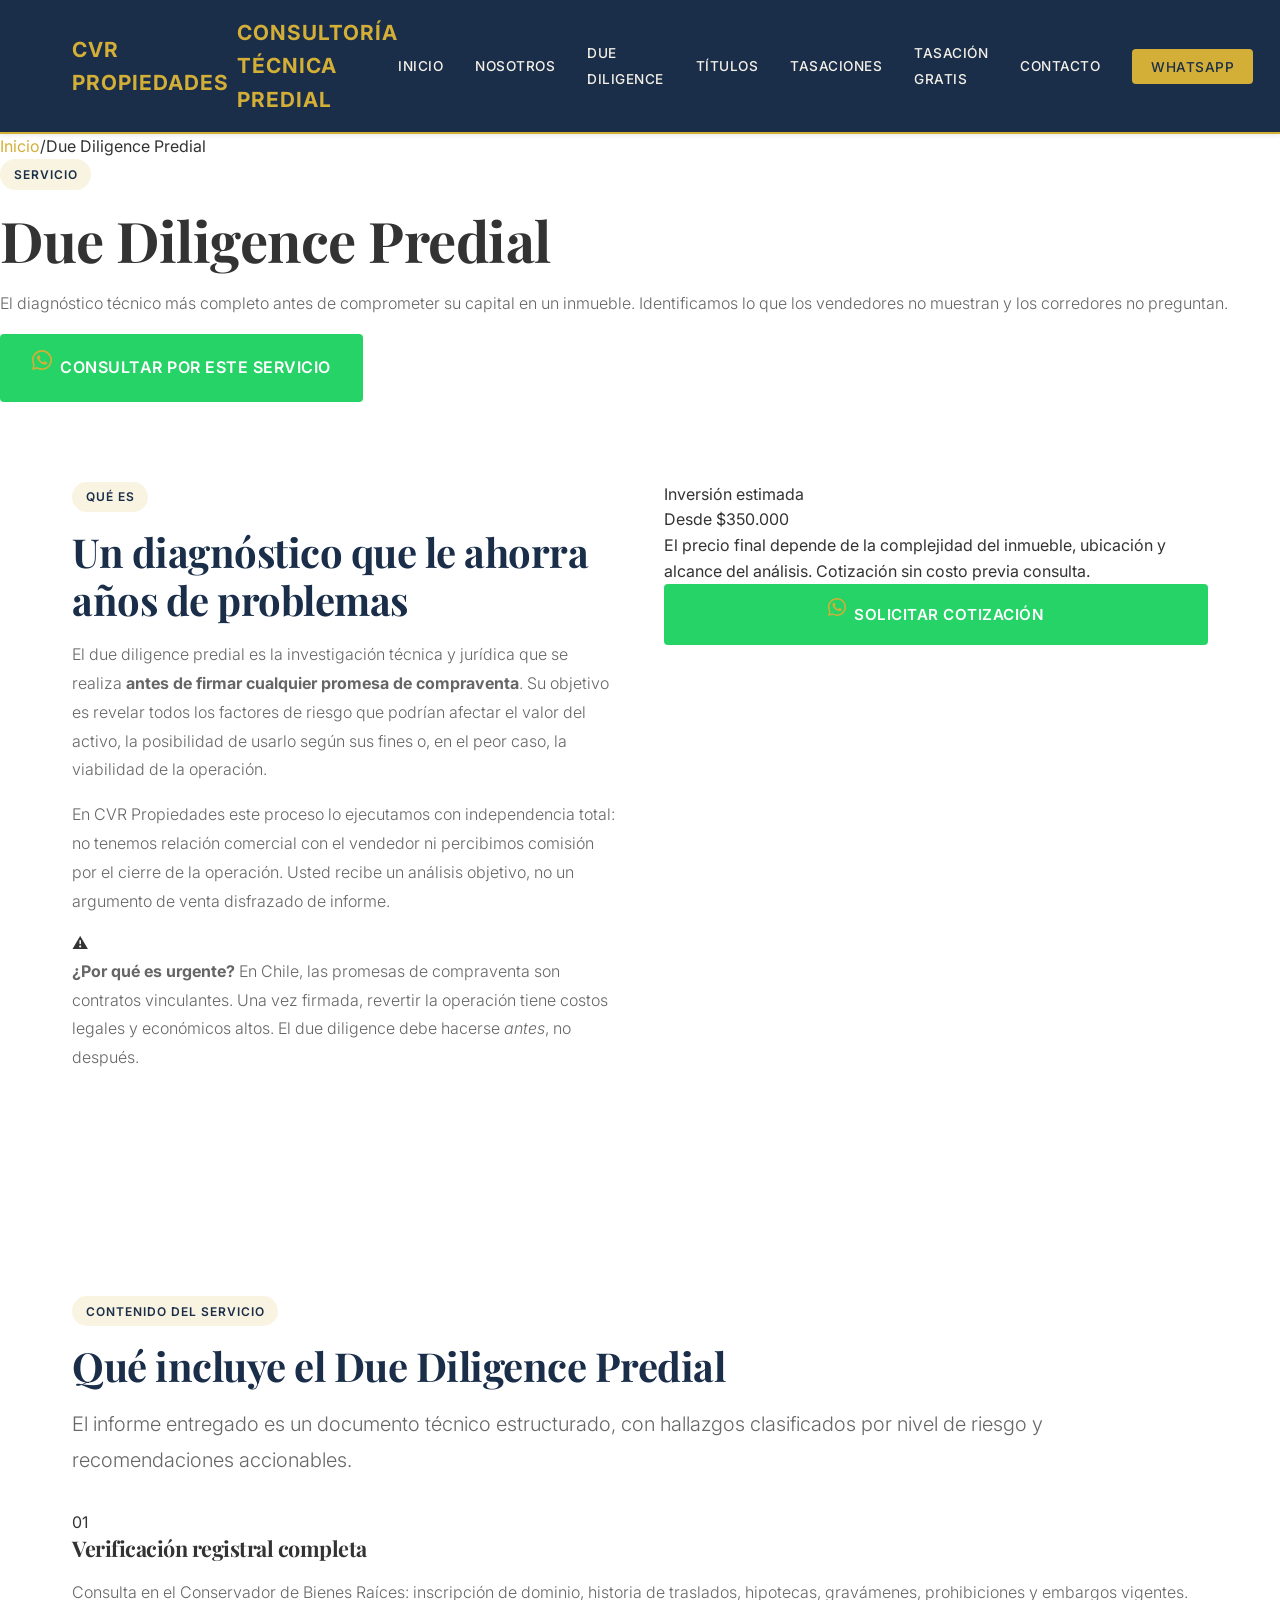
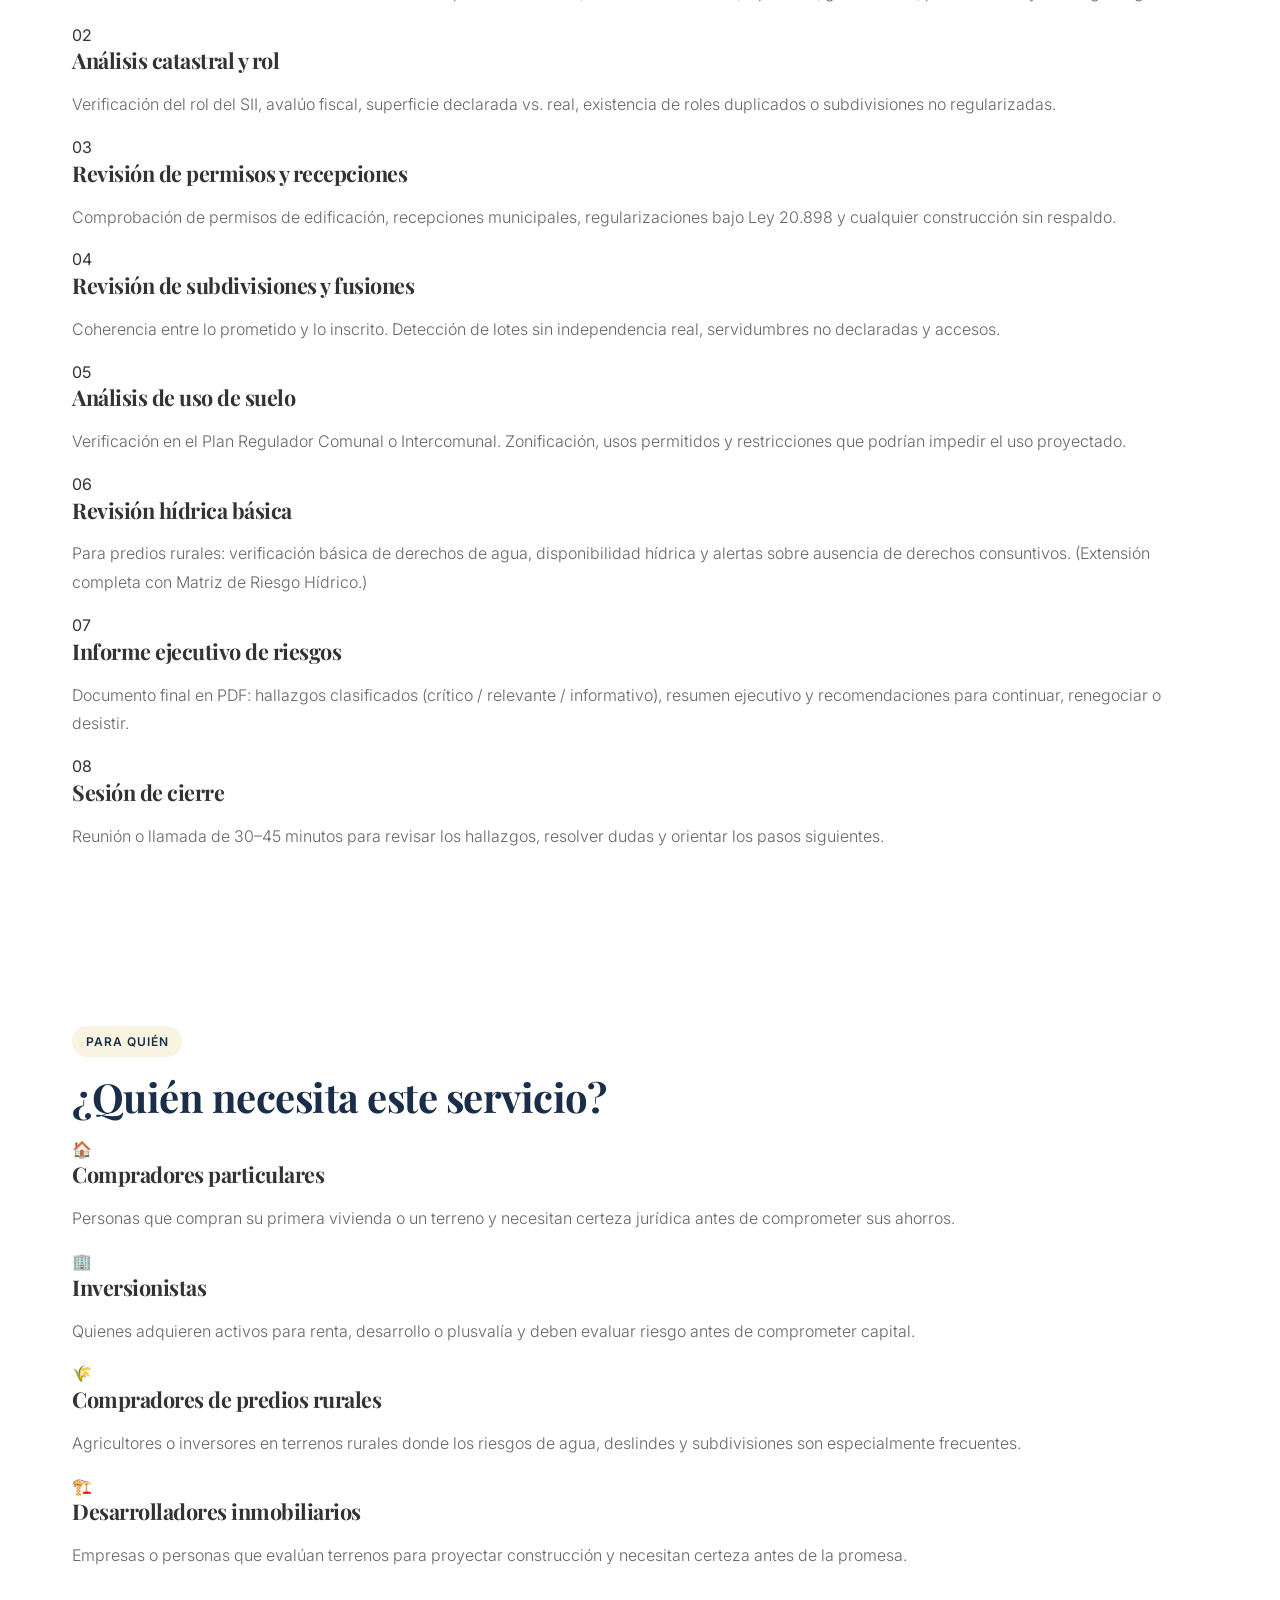
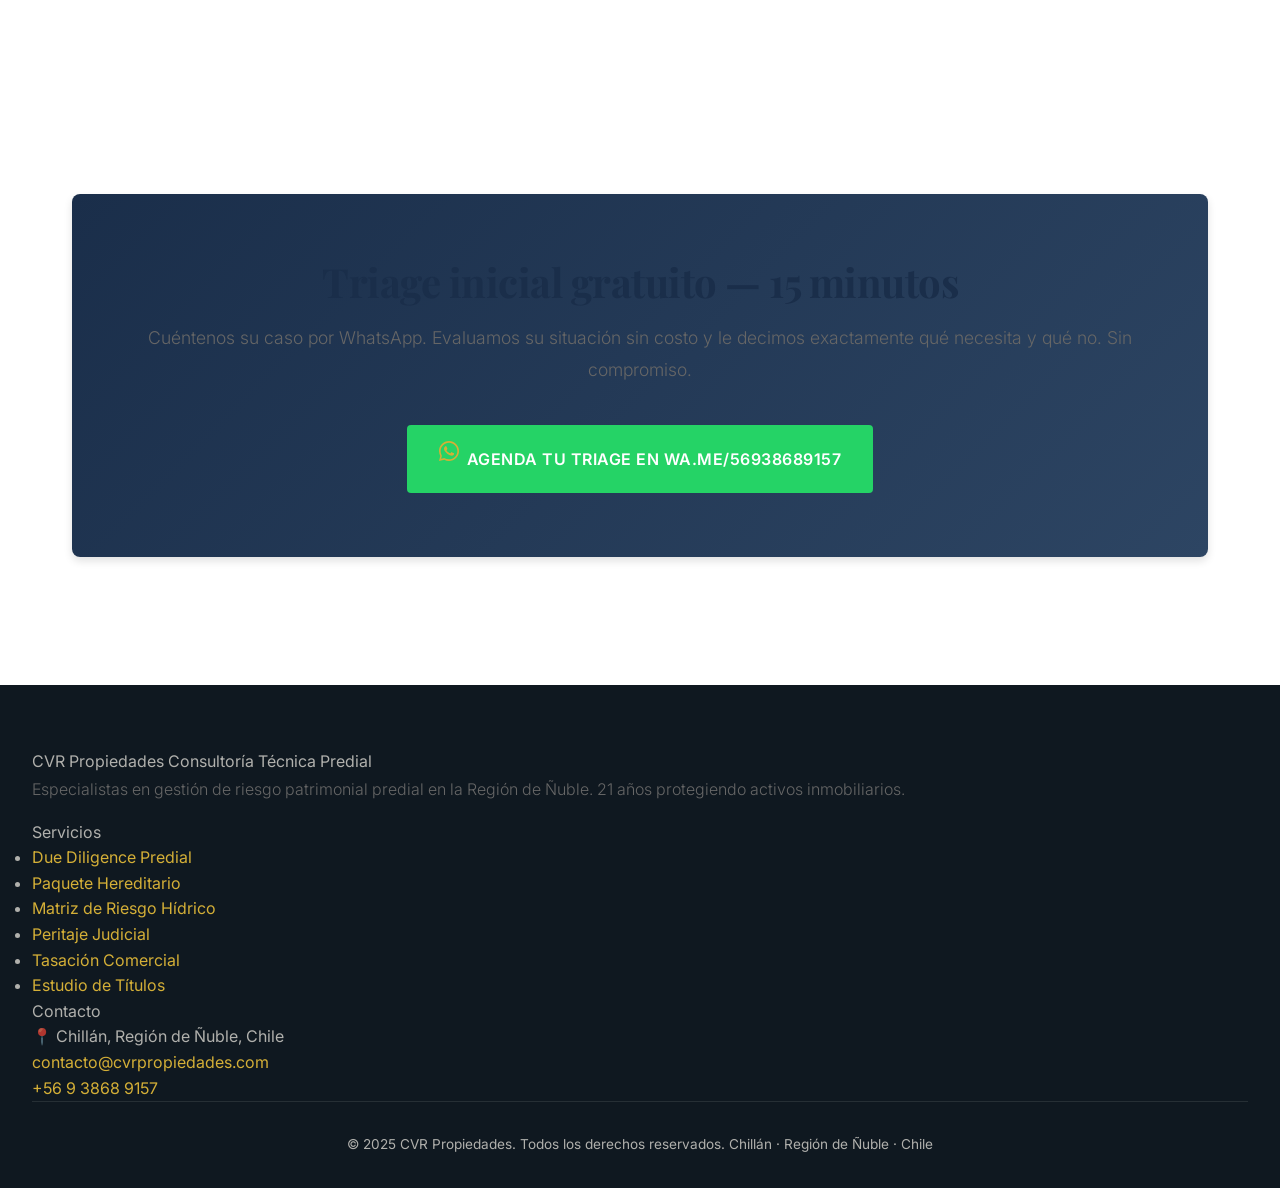
<file: due-diligence.html>
<!DOCTYPE html>
<html lang="es">
<head>
  <meta charset="UTF-8" />
  <meta name="viewport" content="width=device-width, initial-scale=1.0" />
  <title>Due Diligence Predial — CVR Propiedades | Chillán, Ñuble</title>
  <meta name="description" content="Due diligence predial en Chillán y Región de Ñuble. Diagnóstico técnico integral antes de comprar o invertir en un inmueble: títulos, gravámenes, catastro, subdivisión. CVR Propiedades." />
  <meta name="keywords" content="due diligence predial Chillán, due diligence inmobiliario Ñuble, análisis riesgo compra terreno, estudio previo inmueble Chile" />
  <meta property="og:title" content="Due Diligence Predial — CVR Propiedades" />
  <meta property="og:description" content="Diagnóstico técnico integral antes de comprar o invertir. Identificamos riesgos legales, técnicos y catastrales con independencia total." />
  <meta property="og:type" content="website" />
  <meta property="og:url" content="https://cvrpropiedades.cl/due-diligence.html" />
  <link rel="canonical" href="https://cvrpropiedades.cl/due-diligence.html" />
  <link rel="stylesheet" href="style.css" />
</head>
<body>

<nav class="nav" id="nav">
  <div class="nav__inner">
    <a href="index.html" class="nav__logo">CVR Propiedades<span>Consultoría Técnica Predial</span></a>
    <button class="nav__toggle" id="navToggle" aria-label="Menú"><span></span><span></span><span></span></button>
    <ul class="nav__links" id="navLinks">
      <li><a href="index.html">Inicio</a></li>
      <li><a href="nosotros.html">Nosotros</a></li>
      <li><a href="due-diligence.html" class="active">Due Diligence</a></li>
      <li><a href="estudio-titulos.html">Títulos</a></li>
      <li><a href="tasacion-comercial.html">Tasaciones</a></li>
      <li><a href="tasacion-gratis.html">Tasación Gratis</a></li>
      <li><a href="contacto.html">Contacto</a></li>
      <li><a href="https://wa.me/56938689157" class="nav__cta" target="_blank" rel="noopener">WhatsApp</a></li>
    </ul>
  </div>
</nav>

<section class="service-hero">
  <div class="container">
    <div class="service-hero__inner">
      <nav class="breadcrumb"><a href="index.html">Inicio</a><span class="breadcrumb__sep">/</span><span>Due Diligence Predial</span></nav>
      <span class="tag">Servicio</span>
      <h1>Due Diligence Predial</h1>
      <p>El diagnóstico técnico más completo antes de comprometer su capital en un inmueble. Identificamos lo que los vendedores no muestran y los corredores no preguntan.</p>
      <a href="https://wa.me/56938689157" class="btn btn-whatsapp btn-lg" target="_blank" rel="noopener">
        <svg viewBox="0 0 24 24" fill="currentColor" style="width:20px;height:20px;"><path d="M17.472 14.382c-.297-.149-1.758-.867-2.03-.967-.273-.099-.471-.148-.67.15-.197.297-.767.966-.94 1.164-.173.199-.347.223-.644.075-.297-.15-1.255-.463-2.39-1.475-.883-.788-1.48-1.761-1.653-2.059-.173-.297-.018-.458.13-.606.134-.133.298-.347.446-.52.149-.174.198-.298.298-.497.099-.198.05-.371-.025-.52-.075-.149-.669-1.612-.916-2.207-.242-.579-.487-.5-.669-.51-.173-.008-.371-.01-.57-.01-.198 0-.52.074-.792.372-.272.297-1.04 1.016-1.04 2.479 0 1.462 1.065 2.875 1.213 3.074.149.198 2.096 3.2 5.077 4.487.709.306 1.262.489 1.694.625.712.227 1.36.195 1.871.118.571-.085 1.758-.719 2.006-1.413.248-.694.248-1.289.173-1.413z"/><path d="M12 0C5.373 0 0 5.373 0 12c0 2.136.561 4.14 1.535 5.872L0 24l6.322-1.506A11.95 11.95 0 0012 24c6.627 0 12-5.373 12-12S18.627 0 12 0zm0 22c-1.93 0-3.73-.497-5.29-1.367l-.378-.22-3.754.894.924-3.648-.246-.394A9.952 9.952 0 012 12C2 6.477 6.477 2 12 2s10 4.477 10 10-4.477 10-10 10z"/></svg>
        Consultar por este servicio
      </a>
    </div>
  </div>
</section>

<section class="section section--white">
  <div class="container">
    <div class="grid-2">
      <div>
        <span class="tag">Qué es</span>
        <h2>Un diagnóstico que le ahorra años de problemas</h2>
        <p>El due diligence predial es la investigación técnica y jurídica que se realiza <strong>antes de firmar cualquier promesa de compraventa</strong>. Su objetivo es revelar todos los factores de riesgo que podrían afectar el valor del activo, la posibilidad de usarlo según sus fines o, en el peor caso, la viabilidad de la operación.</p>
        <p style="margin-top:1rem;">En CVR Propiedades este proceso lo ejecutamos con independencia total: no tenemos relación comercial con el vendedor ni percibimos comisión por el cierre de la operación. Usted recibe un análisis objetivo, no un argumento de venta disfrazado de informe.</p>
        <div class="notice">
          <div class="notice__icon">⚠️</div>
          <p><strong>¿Por qué es urgente?</strong> En Chile, las promesas de compraventa son contratos vinculantes. Una vez firmada, revertir la operación tiene costos legales y económicos altos. El due diligence debe hacerse <em>antes</em>, no después.</p>
        </div>
      </div>
      <div>
        <div class="price-box">
          <div class="price-box__label">Inversión estimada</div>
          <div class="price-box__value">Desde $350.000</div>
          <div class="price-box__note">El precio final depende de la complejidad del inmueble, ubicación y alcance del análisis. Cotización sin costo previa consulta.</div>
          <a href="https://wa.me/56938689157" class="btn btn-whatsapp" style="width:100%; justify-content:center;" target="_blank" rel="noopener">
            <svg viewBox="0 0 24 24" fill="currentColor" style="width:18px;height:18px;"><path d="M17.472 14.382c-.297-.149-1.758-.867-2.03-.967-.273-.099-.471-.148-.67.15-.197.297-.767.966-.94 1.164-.173.199-.347.223-.644.075-.297-.15-1.255-.463-2.39-1.475-.883-.788-1.48-1.761-1.653-2.059-.173-.297-.018-.458.13-.606.134-.133.298-.347.446-.52.149-.174.198-.298.298-.497.099-.198.05-.371-.025-.52-.075-.149-.669-1.612-.916-2.207-.242-.579-.487-.5-.669-.51-.173-.008-.371-.01-.57-.01-.198 0-.52.074-.792.372-.272.297-1.04 1.016-1.04 2.479 0 1.462 1.065 2.875 1.213 3.074.149.198 2.096 3.2 5.077 4.487.709.306 1.262.489 1.694.625.712.227 1.36.195 1.871.118.571-.085 1.758-.719 2.006-1.413.248-.694.248-1.289.173-1.413z"/><path d="M12 0C5.373 0 0 5.373 0 12c0 2.136.561 4.14 1.535 5.872L0 24l6.322-1.506A11.95 11.95 0 0012 24c6.627 0 12-5.373 12-12S18.627 0 12 0zm0 22c-1.93 0-3.73-.497-5.29-1.367l-.378-.22-3.754.894.924-3.648-.246-.394A9.952 9.952 0 012 12C2 6.477 6.477 2 12 2s10 4.477 10 10-4.477 10-10 10z"/></svg>
            Solicitar cotización
          </a>
        </div>
      </div>
    </div>
  </div>
</section>

<section class="section section--cream">
  <div class="container">
    <span class="tag">Contenido del servicio</span>
    <h2>Qué incluye el Due Diligence Predial</h2>
    <p class="lead">El informe entregado es un documento técnico estructurado, con hallazgos clasificados por nivel de riesgo y recomendaciones accionables.</p>
    <div class="includes-list">
      <div class="include-item">
        <div class="include-item__num">01</div>
        <div>
          <h4>Verificación registral completa</h4>
          <p>Consulta en el Conservador de Bienes Raíces: inscripción de dominio, historia de traslados, hipotecas, gravámenes, prohibiciones y embargos vigentes.</p>
        </div>
      </div>
      <div class="include-item">
        <div class="include-item__num">02</div>
        <div>
          <h4>Análisis catastral y rol</h4>
          <p>Verificación del rol del SII, avalúo fiscal, superficie declarada vs. real, existencia de roles duplicados o subdivisiones no regularizadas.</p>
        </div>
      </div>
      <div class="include-item">
        <div class="include-item__num">03</div>
        <div>
          <h4>Revisión de permisos y recepciones</h4>
          <p>Comprobación de permisos de edificación, recepciones municipales, regularizaciones bajo Ley 20.898 y cualquier construcción sin respaldo.</p>
        </div>
      </div>
      <div class="include-item">
        <div class="include-item__num">04</div>
        <div>
          <h4>Revisión de subdivisiones y fusiones</h4>
          <p>Coherencia entre lo prometido y lo inscrito. Detección de lotes sin independencia real, servidumbres no declaradas y accesos.</p>
        </div>
      </div>
      <div class="include-item">
        <div class="include-item__num">05</div>
        <div>
          <h4>Análisis de uso de suelo</h4>
          <p>Verificación en el Plan Regulador Comunal o Intercomunal. Zonificación, usos permitidos y restricciones que podrían impedir el uso proyectado.</p>
        </div>
      </div>
      <div class="include-item">
        <div class="include-item__num">06</div>
        <div>
          <h4>Revisión hídrica básica</h4>
          <p>Para predios rurales: verificación básica de derechos de agua, disponibilidad hídrica y alertas sobre ausencia de derechos consuntivos. (Extensión completa con Matriz de Riesgo Hídrico.)</p>
        </div>
      </div>
      <div class="include-item">
        <div class="include-item__num">07</div>
        <div>
          <h4>Informe ejecutivo de riesgos</h4>
          <p>Documento final en PDF: hallazgos clasificados (crítico / relevante / informativo), resumen ejecutivo y recomendaciones para continuar, renegociar o desistir.</p>
        </div>
      </div>
      <div class="include-item">
        <div class="include-item__num">08</div>
        <div>
          <h4>Sesión de cierre</h4>
          <p>Reunión o llamada de 30–45 minutos para revisar los hallazgos, resolver dudas y orientar los pasos siguientes.</p>
        </div>
      </div>
    </div>
  </div>
</section>

<section class="section section--dark">
  <div class="container">
    <span class="tag">Para quién</span>
    <h2>¿Quién necesita este servicio?</h2>
    <div class="audience-grid">
      <div class="audience-item">
        <div class="audience-item__icon">🏠</div>
        <h4>Compradores particulares</h4>
        <p>Personas que compran su primera vivienda o un terreno y necesitan certeza jurídica antes de comprometer sus ahorros.</p>
      </div>
      <div class="audience-item">
        <div class="audience-item__icon">🏢</div>
        <h4>Inversionistas</h4>
        <p>Quienes adquieren activos para renta, desarrollo o plusvalía y deben evaluar riesgo antes de comprometer capital.</p>
      </div>
      <div class="audience-item">
        <div class="audience-item__icon">🌾</div>
        <h4>Compradores de predios rurales</h4>
        <p>Agricultores o inversores en terrenos rurales donde los riesgos de agua, deslindes y subdivisiones son especialmente frecuentes.</p>
      </div>
      <div class="audience-item">
        <div class="audience-item__icon">🏗️</div>
        <h4>Desarrolladores inmobiliarios</h4>
        <p>Empresas o personas que evalúan terrenos para proyectar construcción y necesitan certeza antes de la promesa.</p>
      </div>
    </div>
  </div>
</section>

<section class="section section--white">
  <div class="container">
    <div class="cta-banner">
      <div class="cta-banner__text">
        <h2>Triage inicial gratuito — 15 minutos</h2>
        <p>Cuéntenos su caso por WhatsApp. Evaluamos su situación sin costo y le decimos exactamente qué necesita y qué no. Sin compromiso.</p>
      </div>
      <div class="cta-banner__actions">
        <a href="https://wa.me/56938689157" class="btn btn-whatsapp btn-lg" target="_blank" rel="noopener">
          <svg viewBox="0 0 24 24" fill="currentColor" style="width:20px;height:20px;"><path d="M17.472 14.382c-.297-.149-1.758-.867-2.03-.967-.273-.099-.471-.148-.67.15-.197.297-.767.966-.94 1.164-.173.199-.347.223-.644.075-.297-.15-1.255-.463-2.39-1.475-.883-.788-1.48-1.761-1.653-2.059-.173-.297-.018-.458.13-.606.134-.133.298-.347.446-.52.149-.174.198-.298.298-.497.099-.198.05-.371-.025-.52-.075-.149-.669-1.612-.916-2.207-.242-.579-.487-.5-.669-.51-.173-.008-.371-.01-.57-.01-.198 0-.52.074-.792.372-.272.297-1.04 1.016-1.04 2.479 0 1.462 1.065 2.875 1.213 3.074.149.198 2.096 3.2 5.077 4.487.709.306 1.262.489 1.694.625.712.227 1.36.195 1.871.118.571-.085 1.758-.719 2.006-1.413.248-.694.248-1.289.173-1.413z"/><path d="M12 0C5.373 0 0 5.373 0 12c0 2.136.561 4.14 1.535 5.872L0 24l6.322-1.506A11.95 11.95 0 0012 24c6.627 0 12-5.373 12-12S18.627 0 12 0zm0 22c-1.93 0-3.73-.497-5.29-1.367l-.378-.22-3.754.894.924-3.648-.246-.394A9.952 9.952 0 012 12C2 6.477 6.477 2 12 2s10 4.477 10 10-4.477 10-10 10z"/></svg>
          Agenda tu triage en wa.me/56938689157
        </a>
      </div>
    </div>
  </div>
</section>

<footer class="footer">
  <div class="container">
    <div class="footer__grid">
      <div>
        <div class="footer__brand">CVR Propiedades <span>Consultoría Técnica Predial</span></div>
        <p class="footer__desc">Especialistas en gestión de riesgo patrimonial predial en la Región de Ñuble. 21 años protegiendo activos inmobiliarios.</p>
      </div>
      <div>
        <div class="footer__title">Servicios</div>
        <ul class="footer__links">
          <li><a href="due-diligence.html">Due Diligence Predial</a></li>
          <li><a href="paquete-hereditario.html">Paquete Hereditario</a></li>
          <li><a href="matriz-riesgo-hidrico.html">Matriz de Riesgo Hídrico</a></li>
          <li><a href="peritaje-judicial.html">Peritaje Judicial</a></li>
          <li><a href="tasacion-comercial.html">Tasación Comercial</a></li>
          <li><a href="estudio-titulos.html">Estudio de Títulos</a></li>
        </ul>
      </div>
      <div>
        <div class="footer__title">Contacto</div>
        <div class="footer__contact">
          <div class="footer__contact-item">📍 Chillán, Región de Ñuble, Chile</div>
          <div class="footer__contact-item"><a href="mailto:contacto@cvrpropiedades.com">contacto@cvrpropiedades.com</a></div>
          <div class="footer__contact-item"><a href="https://wa.me/56938689157" target="_blank" rel="noopener">+56 9 3868 9157</a></div>
        </div>
      </div>
    </div>
    <div class="footer__bottom">
      <span>© 2025 CVR Propiedades. Todos los derechos reservados.</span>
      <span>Chillán · Región de Ñuble · Chile</span>
    </div>
  </div>
</footer>

<script>
  const toggle = document.getElementById('navToggle');
  const links  = document.getElementById('navLinks');
  toggle.addEventListener('click', () => links.classList.toggle('open'));
</script>
</body>
</html>
</file>
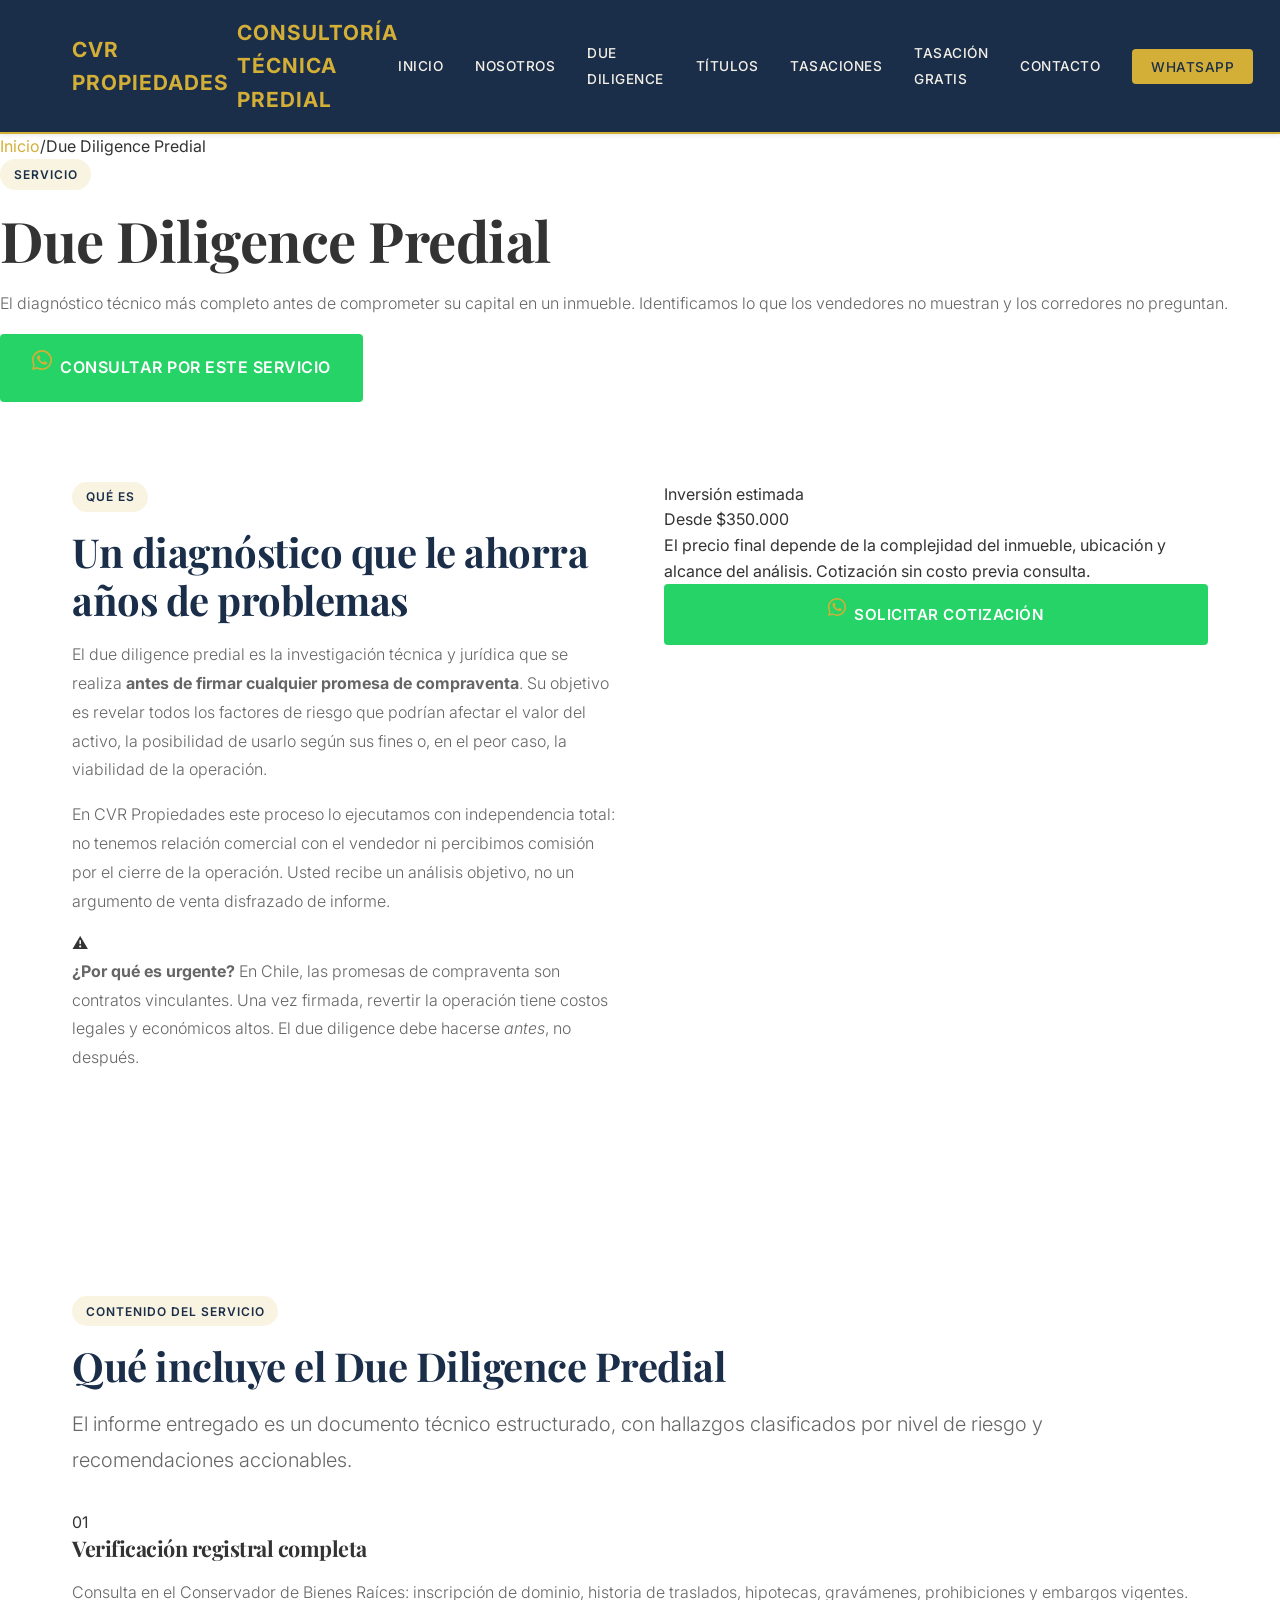
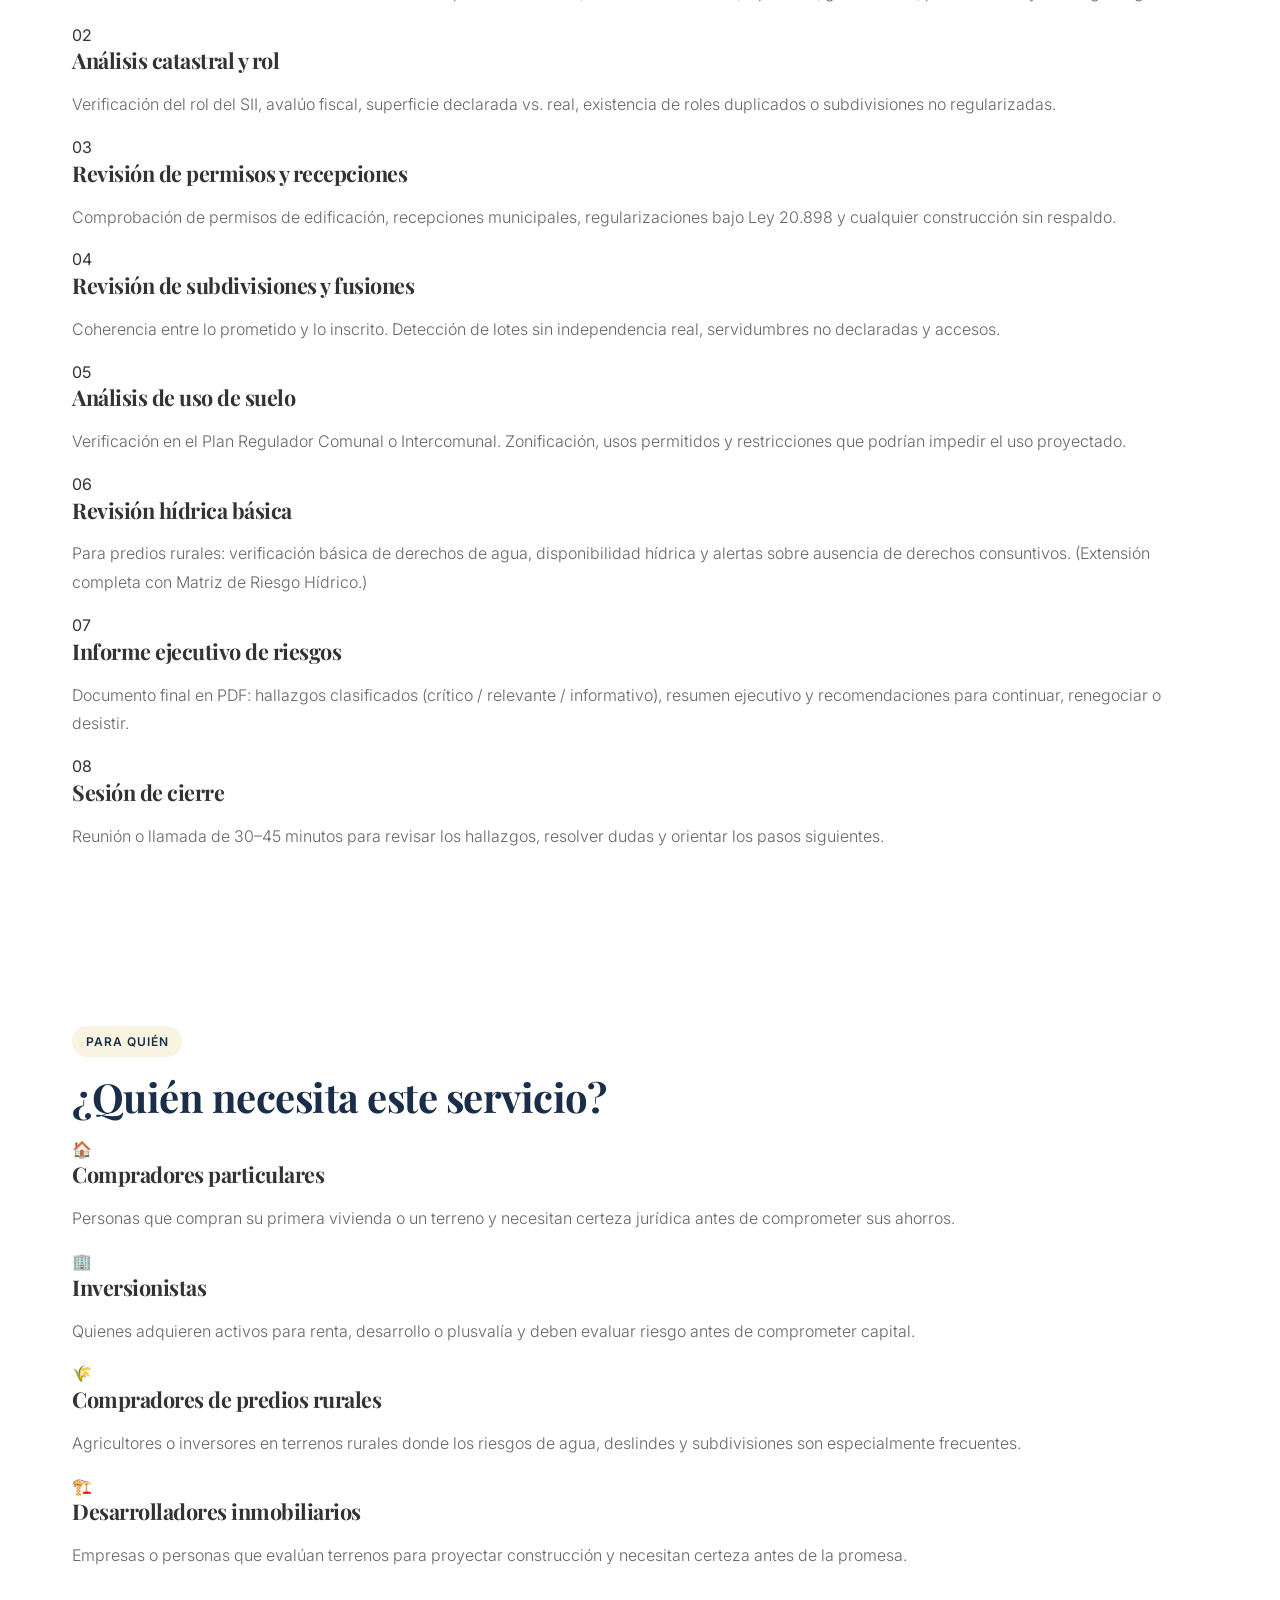
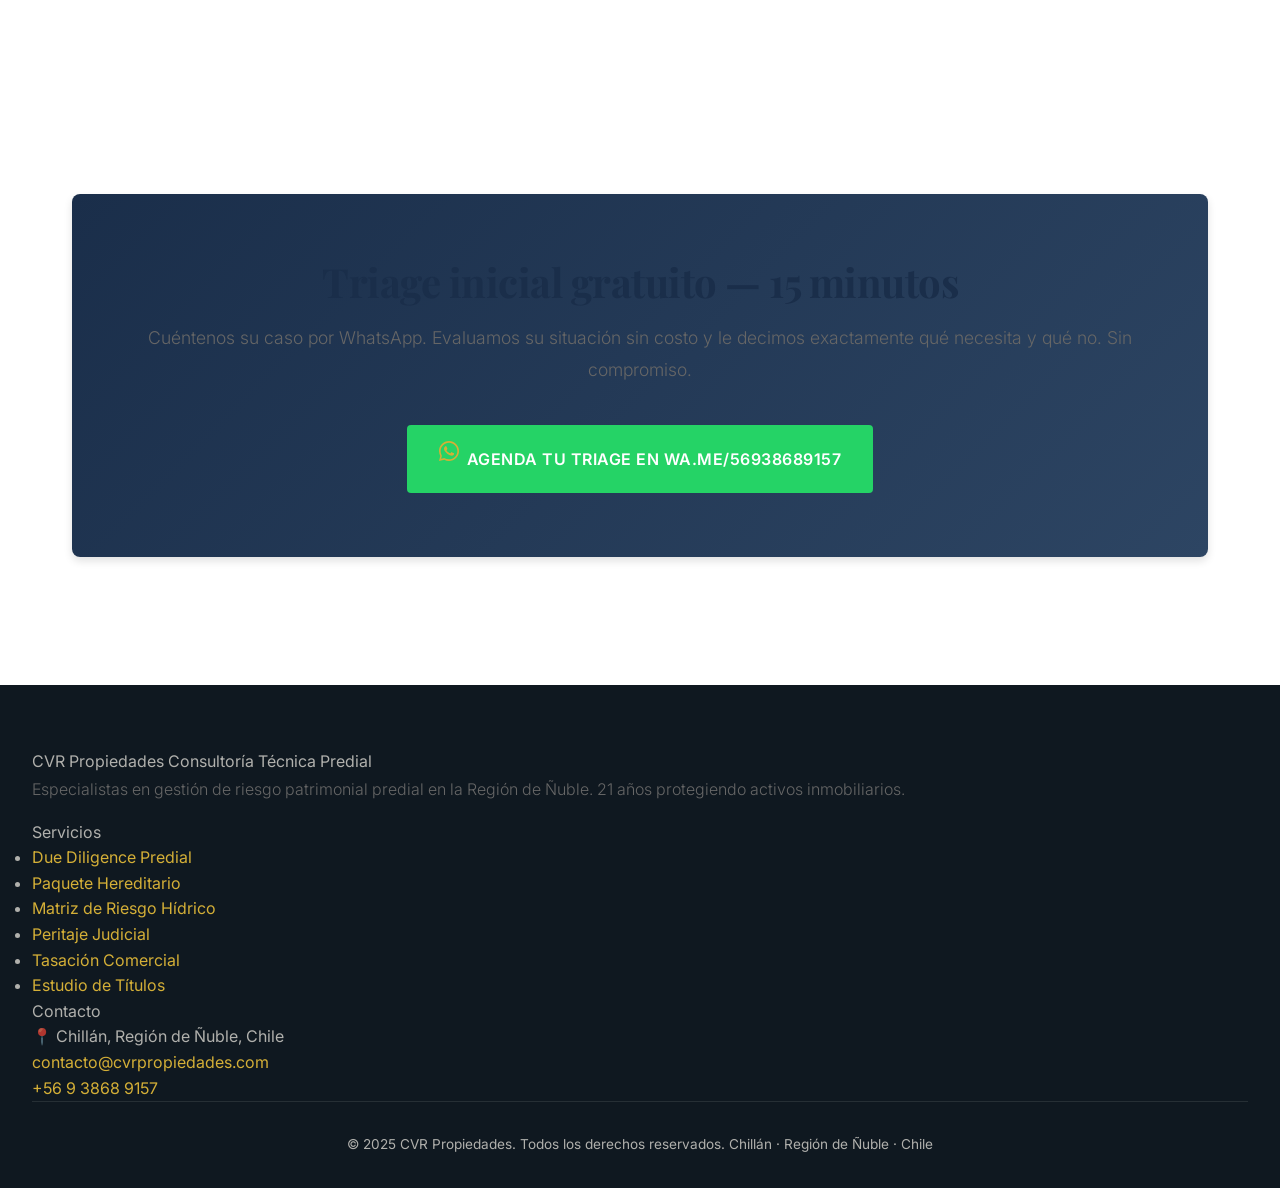
<file: DUE-DI~3.HTM>
<!DOCTYPE html>
<html lang="es">
<head>
  <meta charset="UTF-8" />
  <meta name="viewport" content="width=device-width, initial-scale=1.0" />
  <title>Due Diligence Predial — CVR Propiedades | Chillán, Ñuble</title>
  <meta name="description" content="Due diligence predial en Chillán y Región de Ñuble. Diagnóstico técnico integral antes de comprar o invertir en un inmueble: títulos, gravámenes, catastro, subdivisión. CVR Propiedades." />
  <meta name="keywords" content="due diligence predial Chillán, due diligence inmobiliario Ñuble, análisis riesgo compra terreno, estudio previo inmueble Chile" />
  <meta property="og:title" content="Due Diligence Predial — CVR Propiedades" />
  <meta property="og:description" content="Diagnóstico técnico integral antes de comprar o invertir. Identificamos riesgos legales, técnicos y catastrales con independencia total." />
  <meta property="og:type" content="website" />
  <meta property="og:url" content="https://cvrpropiedades.cl/due-diligence.html" />
  <link rel="canonical" href="https://cvrpropiedades.cl/due-diligence.html" />
  <link rel="stylesheet" href="style.css" />
</head>
<body>

<nav class="nav" id="nav">
  <div class="nav__inner">
    <a href="index.html" class="nav__logo">CVR Propiedades<span>Consultoría Técnica Predial</span></a>
    <button class="nav__toggle" id="navToggle" aria-label="Menú"><span></span><span></span><span></span></button>
    <ul class="nav__links" id="navLinks">
      <li><a href="index.html">Inicio</a></li>
      <li><a href="nosotros.html">Nosotros</a></li>
      <li><a href="due-diligence.html" class="active">Due Diligence</a></li>
      <li><a href="estudio-titulos.html">Títulos</a></li>
      <li><a href="tasacion-comercial.html">Tasaciones</a></li>
      <li><a href="tasacion-gratis.html">Tasación Gratis</a></li>
      <li><a href="contacto.html">Contacto</a></li>
      <li><a href="https://wa.me/56938689157" class="nav__cta" target="_blank" rel="noopener">WhatsApp</a></li>
    </ul>
  </div>
</nav>

<section class="service-hero">
  <div class="container">
    <div class="service-hero__inner">
      <nav class="breadcrumb"><a href="index.html">Inicio</a><span class="breadcrumb__sep">/</span><span>Due Diligence Predial</span></nav>
      <span class="tag">Servicio</span>
      <h1>Due Diligence Predial</h1>
      <p>El diagnóstico técnico más completo antes de comprometer su capital en un inmueble. Identificamos lo que los vendedores no muestran y los corredores no preguntan.</p>
      <a href="https://wa.me/56938689157" class="btn btn-whatsapp btn-lg" target="_blank" rel="noopener">
        <svg viewBox="0 0 24 24" fill="currentColor" style="width:20px;height:20px;"><path d="M17.472 14.382c-.297-.149-1.758-.867-2.03-.967-.273-.099-.471-.148-.67.15-.197.297-.767.966-.94 1.164-.173.199-.347.223-.644.075-.297-.15-1.255-.463-2.39-1.475-.883-.788-1.48-1.761-1.653-2.059-.173-.297-.018-.458.13-.606.134-.133.298-.347.446-.52.149-.174.198-.298.298-.497.099-.198.05-.371-.025-.52-.075-.149-.669-1.612-.916-2.207-.242-.579-.487-.5-.669-.51-.173-.008-.371-.01-.57-.01-.198 0-.52.074-.792.372-.272.297-1.04 1.016-1.04 2.479 0 1.462 1.065 2.875 1.213 3.074.149.198 2.096 3.2 5.077 4.487.709.306 1.262.489 1.694.625.712.227 1.36.195 1.871.118.571-.085 1.758-.719 2.006-1.413.248-.694.248-1.289.173-1.413z"/><path d="M12 0C5.373 0 0 5.373 0 12c0 2.136.561 4.14 1.535 5.872L0 24l6.322-1.506A11.95 11.95 0 0012 24c6.627 0 12-5.373 12-12S18.627 0 12 0zm0 22c-1.93 0-3.73-.497-5.29-1.367l-.378-.22-3.754.894.924-3.648-.246-.394A9.952 9.952 0 012 12C2 6.477 6.477 2 12 2s10 4.477 10 10-4.477 10-10 10z"/></svg>
        Consultar por este servicio
      </a>
    </div>
  </div>
</section>

<section class="section section--white">
  <div class="container">
    <div class="grid-2">
      <div>
        <span class="tag">Qué es</span>
        <h2>Un diagnóstico que le ahorra años de problemas</h2>
        <p>El due diligence predial es la investigación técnica y jurídica que se realiza <strong>antes de firmar cualquier promesa de compraventa</strong>. Su objetivo es revelar todos los factores de riesgo que podrían afectar el valor del activo, la posibilidad de usarlo según sus fines o, en el peor caso, la viabilidad de la operación.</p>
        <p style="margin-top:1rem;">En CVR Propiedades este proceso lo ejecutamos con independencia total: no tenemos relación comercial con el vendedor ni percibimos comisión por el cierre de la operación. Usted recibe un análisis objetivo, no un argumento de venta disfrazado de informe.</p>
        <div class="notice">
          <div class="notice__icon">⚠️</div>
          <p><strong>¿Por qué es urgente?</strong> En Chile, las promesas de compraventa son contratos vinculantes. Una vez firmada, revertir la operación tiene costos legales y económicos altos. El due diligence debe hacerse <em>antes</em>, no después.</p>
        </div>
      </div>
      <div>
        <div class="price-box">
          <div class="price-box__label">Inversión estimada</div>
          <div class="price-box__value">Desde $350.000</div>
          <div class="price-box__note">El precio final depende de la complejidad del inmueble, ubicación y alcance del análisis. Cotización sin costo previa consulta.</div>
          <a href="https://wa.me/56938689157" class="btn btn-whatsapp" style="width:100%; justify-content:center;" target="_blank" rel="noopener">
            <svg viewBox="0 0 24 24" fill="currentColor" style="width:18px;height:18px;"><path d="M17.472 14.382c-.297-.149-1.758-.867-2.03-.967-.273-.099-.471-.148-.67.15-.197.297-.767.966-.94 1.164-.173.199-.347.223-.644.075-.297-.15-1.255-.463-2.39-1.475-.883-.788-1.48-1.761-1.653-2.059-.173-.297-.018-.458.13-.606.134-.133.298-.347.446-.52.149-.174.198-.298.298-.497.099-.198.05-.371-.025-.52-.075-.149-.669-1.612-.916-2.207-.242-.579-.487-.5-.669-.51-.173-.008-.371-.01-.57-.01-.198 0-.52.074-.792.372-.272.297-1.04 1.016-1.04 2.479 0 1.462 1.065 2.875 1.213 3.074.149.198 2.096 3.2 5.077 4.487.709.306 1.262.489 1.694.625.712.227 1.36.195 1.871.118.571-.085 1.758-.719 2.006-1.413.248-.694.248-1.289.173-1.413z"/><path d="M12 0C5.373 0 0 5.373 0 12c0 2.136.561 4.14 1.535 5.872L0 24l6.322-1.506A11.95 11.95 0 0012 24c6.627 0 12-5.373 12-12S18.627 0 12 0zm0 22c-1.93 0-3.73-.497-5.29-1.367l-.378-.22-3.754.894.924-3.648-.246-.394A9.952 9.952 0 012 12C2 6.477 6.477 2 12 2s10 4.477 10 10-4.477 10-10 10z"/></svg>
            Solicitar cotización
          </a>
        </div>
      </div>
    </div>
  </div>
</section>

<section class="section section--cream">
  <div class="container">
    <span class="tag">Contenido del servicio</span>
    <h2>Qué incluye el Due Diligence Predial</h2>
    <p class="lead">El informe entregado es un documento técnico estructurado, con hallazgos clasificados por nivel de riesgo y recomendaciones accionables.</p>
    <div class="includes-list">
      <div class="include-item">
        <div class="include-item__num">01</div>
        <div>
          <h4>Verificación registral completa</h4>
          <p>Consulta en el Conservador de Bienes Raíces: inscripción de dominio, historia de traslados, hipotecas, gravámenes, prohibiciones y embargos vigentes.</p>
        </div>
      </div>
      <div class="include-item">
        <div class="include-item__num">02</div>
        <div>
          <h4>Análisis catastral y rol</h4>
          <p>Verificación del rol del SII, avalúo fiscal, superficie declarada vs. real, existencia de roles duplicados o subdivisiones no regularizadas.</p>
        </div>
      </div>
      <div class="include-item">
        <div class="include-item__num">03</div>
        <div>
          <h4>Revisión de permisos y recepciones</h4>
          <p>Comprobación de permisos de edificación, recepciones municipales, regularizaciones bajo Ley 20.898 y cualquier construcción sin respaldo.</p>
        </div>
      </div>
      <div class="include-item">
        <div class="include-item__num">04</div>
        <div>
          <h4>Revisión de subdivisiones y fusiones</h4>
          <p>Coherencia entre lo prometido y lo inscrito. Detección de lotes sin independencia real, servidumbres no declaradas y accesos.</p>
        </div>
      </div>
      <div class="include-item">
        <div class="include-item__num">05</div>
        <div>
          <h4>Análisis de uso de suelo</h4>
          <p>Verificación en el Plan Regulador Comunal o Intercomunal. Zonificación, usos permitidos y restricciones que podrían impedir el uso proyectado.</p>
        </div>
      </div>
      <div class="include-item">
        <div class="include-item__num">06</div>
        <div>
          <h4>Revisión hídrica básica</h4>
          <p>Para predios rurales: verificación básica de derechos de agua, disponibilidad hídrica y alertas sobre ausencia de derechos consuntivos. (Extensión completa con Matriz de Riesgo Hídrico.)</p>
        </div>
      </div>
      <div class="include-item">
        <div class="include-item__num">07</div>
        <div>
          <h4>Informe ejecutivo de riesgos</h4>
          <p>Documento final en PDF: hallazgos clasificados (crítico / relevante / informativo), resumen ejecutivo y recomendaciones para continuar, renegociar o desistir.</p>
        </div>
      </div>
      <div class="include-item">
        <div class="include-item__num">08</div>
        <div>
          <h4>Sesión de cierre</h4>
          <p>Reunión o llamada de 30–45 minutos para revisar los hallazgos, resolver dudas y orientar los pasos siguientes.</p>
        </div>
      </div>
    </div>
  </div>
</section>

<section class="section section--dark">
  <div class="container">
    <span class="tag">Para quién</span>
    <h2>¿Quién necesita este servicio?</h2>
    <div class="audience-grid">
      <div class="audience-item">
        <div class="audience-item__icon">🏠</div>
        <h4>Compradores particulares</h4>
        <p>Personas que compran su primera vivienda o un terreno y necesitan certeza jurídica antes de comprometer sus ahorros.</p>
      </div>
      <div class="audience-item">
        <div class="audience-item__icon">🏢</div>
        <h4>Inversionistas</h4>
        <p>Quienes adquieren activos para renta, desarrollo o plusvalía y deben evaluar riesgo antes de comprometer capital.</p>
      </div>
      <div class="audience-item">
        <div class="audience-item__icon">🌾</div>
        <h4>Compradores de predios rurales</h4>
        <p>Agricultores o inversores en terrenos rurales donde los riesgos de agua, deslindes y subdivisiones son especialmente frecuentes.</p>
      </div>
      <div class="audience-item">
        <div class="audience-item__icon">🏗️</div>
        <h4>Desarrolladores inmobiliarios</h4>
        <p>Empresas o personas que evalúan terrenos para proyectar construcción y necesitan certeza antes de la promesa.</p>
      </div>
    </div>
  </div>
</section>

<section class="section section--white">
  <div class="container">
    <div class="cta-banner">
      <div class="cta-banner__text">
        <h2>Triage inicial gratuito — 15 minutos</h2>
        <p>Cuéntenos su caso por WhatsApp. Evaluamos su situación sin costo y le decimos exactamente qué necesita y qué no. Sin compromiso.</p>
      </div>
      <div class="cta-banner__actions">
        <a href="https://wa.me/56938689157" class="btn btn-whatsapp btn-lg" target="_blank" rel="noopener">
          <svg viewBox="0 0 24 24" fill="currentColor" style="width:20px;height:20px;"><path d="M17.472 14.382c-.297-.149-1.758-.867-2.03-.967-.273-.099-.471-.148-.67.15-.197.297-.767.966-.94 1.164-.173.199-.347.223-.644.075-.297-.15-1.255-.463-2.39-1.475-.883-.788-1.48-1.761-1.653-2.059-.173-.297-.018-.458.13-.606.134-.133.298-.347.446-.52.149-.174.198-.298.298-.497.099-.198.05-.371-.025-.52-.075-.149-.669-1.612-.916-2.207-.242-.579-.487-.5-.669-.51-.173-.008-.371-.01-.57-.01-.198 0-.52.074-.792.372-.272.297-1.04 1.016-1.04 2.479 0 1.462 1.065 2.875 1.213 3.074.149.198 2.096 3.2 5.077 4.487.709.306 1.262.489 1.694.625.712.227 1.36.195 1.871.118.571-.085 1.758-.719 2.006-1.413.248-.694.248-1.289.173-1.413z"/><path d="M12 0C5.373 0 0 5.373 0 12c0 2.136.561 4.14 1.535 5.872L0 24l6.322-1.506A11.95 11.95 0 0012 24c6.627 0 12-5.373 12-12S18.627 0 12 0zm0 22c-1.93 0-3.73-.497-5.29-1.367l-.378-.22-3.754.894.924-3.648-.246-.394A9.952 9.952 0 012 12C2 6.477 6.477 2 12 2s10 4.477 10 10-4.477 10-10 10z"/></svg>
          Agenda tu triage en wa.me/56938689157
        </a>
      </div>
    </div>
  </div>
</section>

<footer class="footer">
  <div class="container">
    <div class="footer__grid">
      <div>
        <div class="footer__brand">CVR Propiedades <span>Consultoría Técnica Predial</span></div>
        <p class="footer__desc">Especialistas en gestión de riesgo patrimonial predial en la Región de Ñuble. 21 años protegiendo activos inmobiliarios.</p>
      </div>
      <div>
        <div class="footer__title">Servicios</div>
        <ul class="footer__links">
          <li><a href="due-diligence.html">Due Diligence Predial</a></li>
          <li><a href="paquete-hereditario.html">Paquete Hereditario</a></li>
          <li><a href="matriz-riesgo-hidrico.html">Matriz de Riesgo Hídrico</a></li>
          <li><a href="peritaje-judicial.html">Peritaje Judicial</a></li>
          <li><a href="tasacion-comercial.html">Tasación Comercial</a></li>
          <li><a href="estudio-titulos.html">Estudio de Títulos</a></li>
        </ul>
      </div>
      <div>
        <div class="footer__title">Contacto</div>
        <div class="footer__contact">
          <div class="footer__contact-item">📍 Chillán, Región de Ñuble, Chile</div>
          <div class="footer__contact-item"><a href="mailto:contacto@cvrpropiedades.com">contacto@cvrpropiedades.com</a></div>
          <div class="footer__contact-item"><a href="https://wa.me/56938689157" target="_blank" rel="noopener">+56 9 3868 9157</a></div>
        </div>
      </div>
    </div>
    <div class="footer__bottom">
      <span>© 2025 CVR Propiedades. Todos los derechos reservados.</span>
      <span>Chillán · Región de Ñuble · Chile</span>
    </div>
  </div>
</footer>

<script>
  const toggle = document.getElementById('navToggle');
  const links  = document.getElementById('navLinks');
  toggle.addEventListener('click', () => links.classList.toggle('open'));
</script>
</body>
</html>
</file>
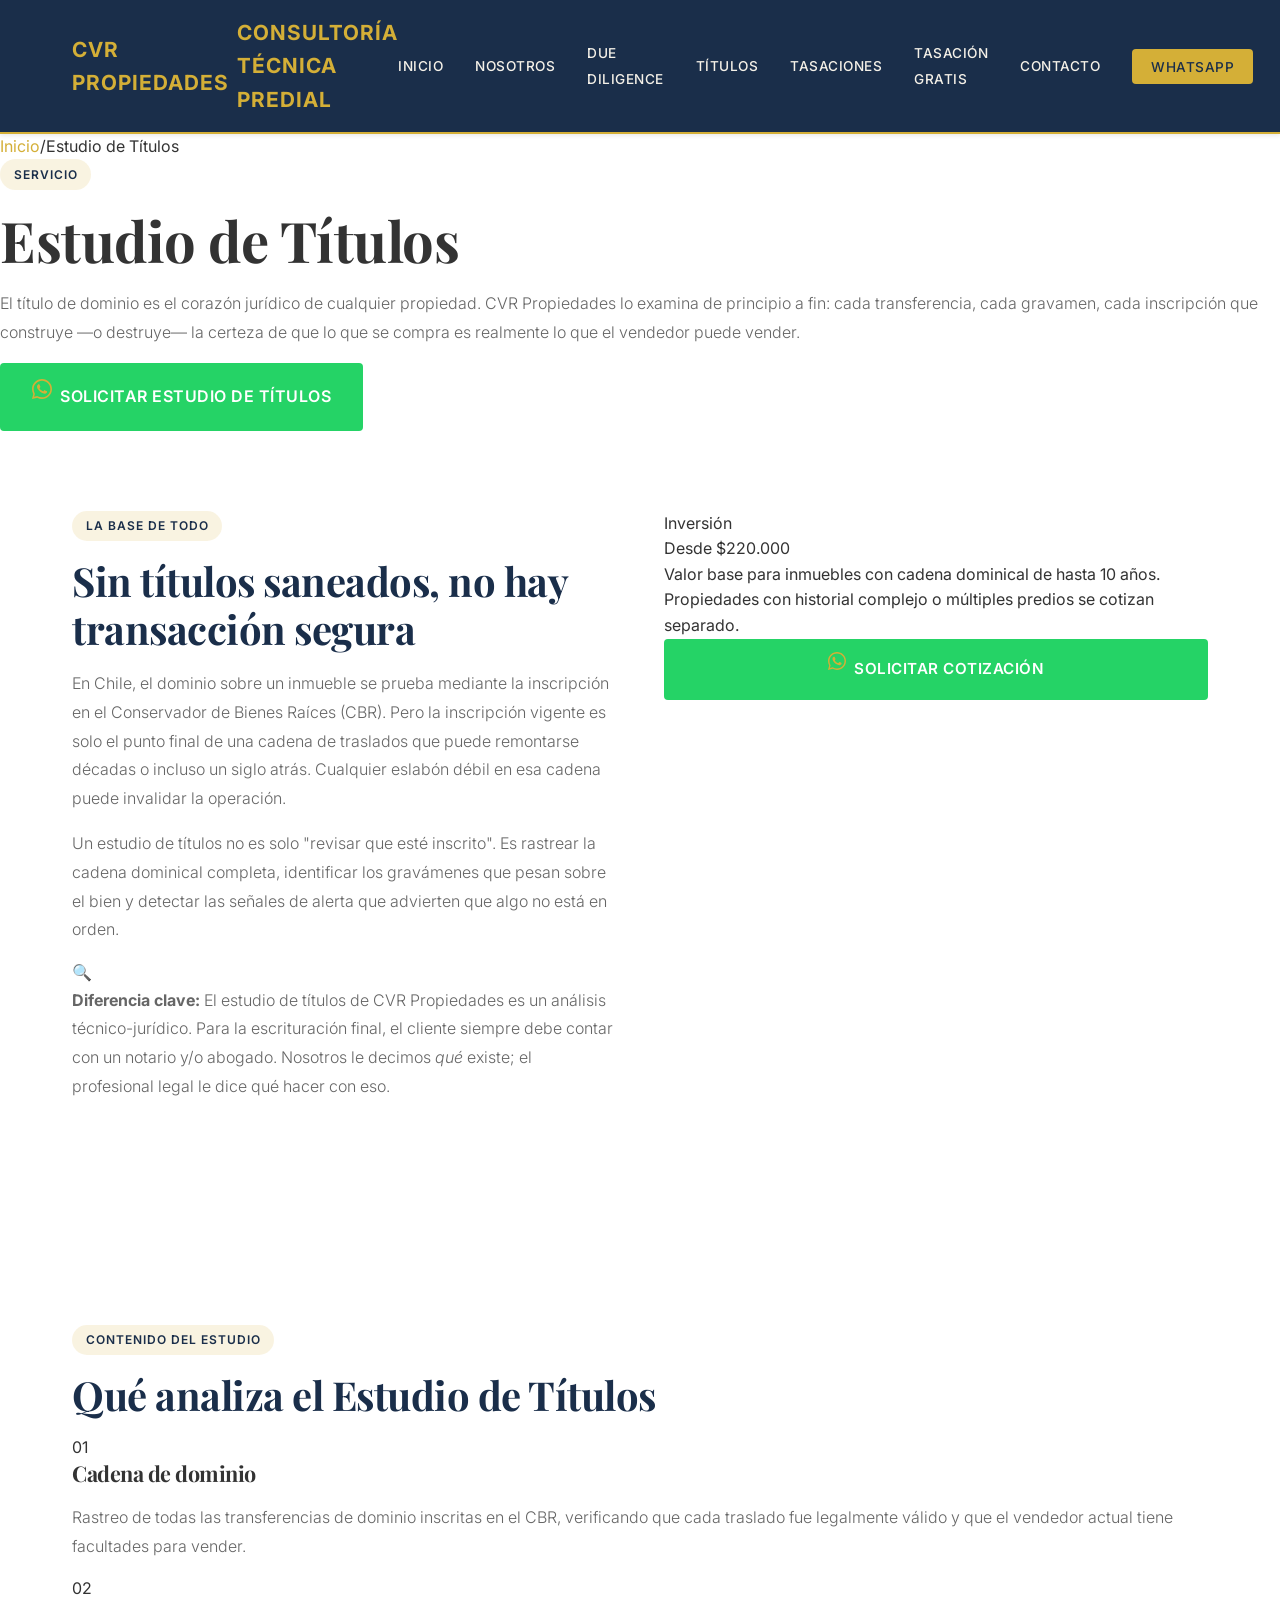
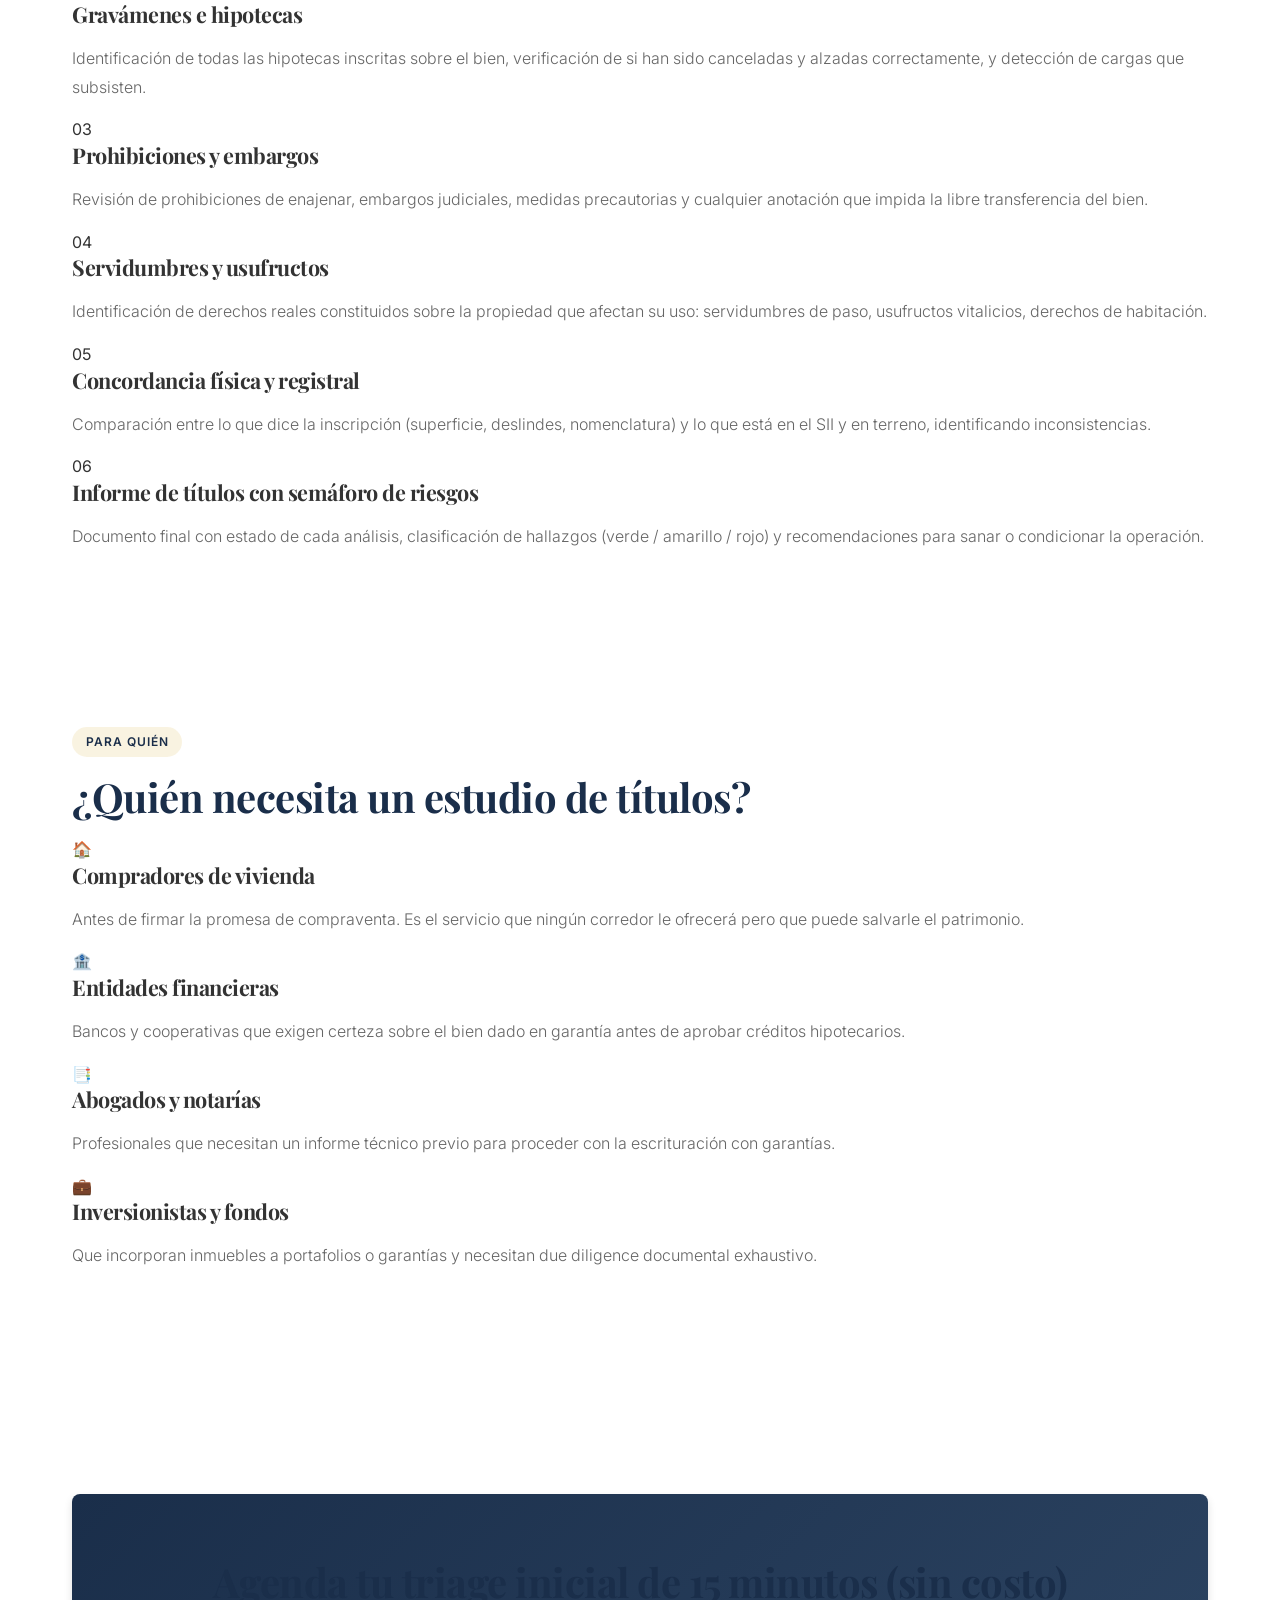
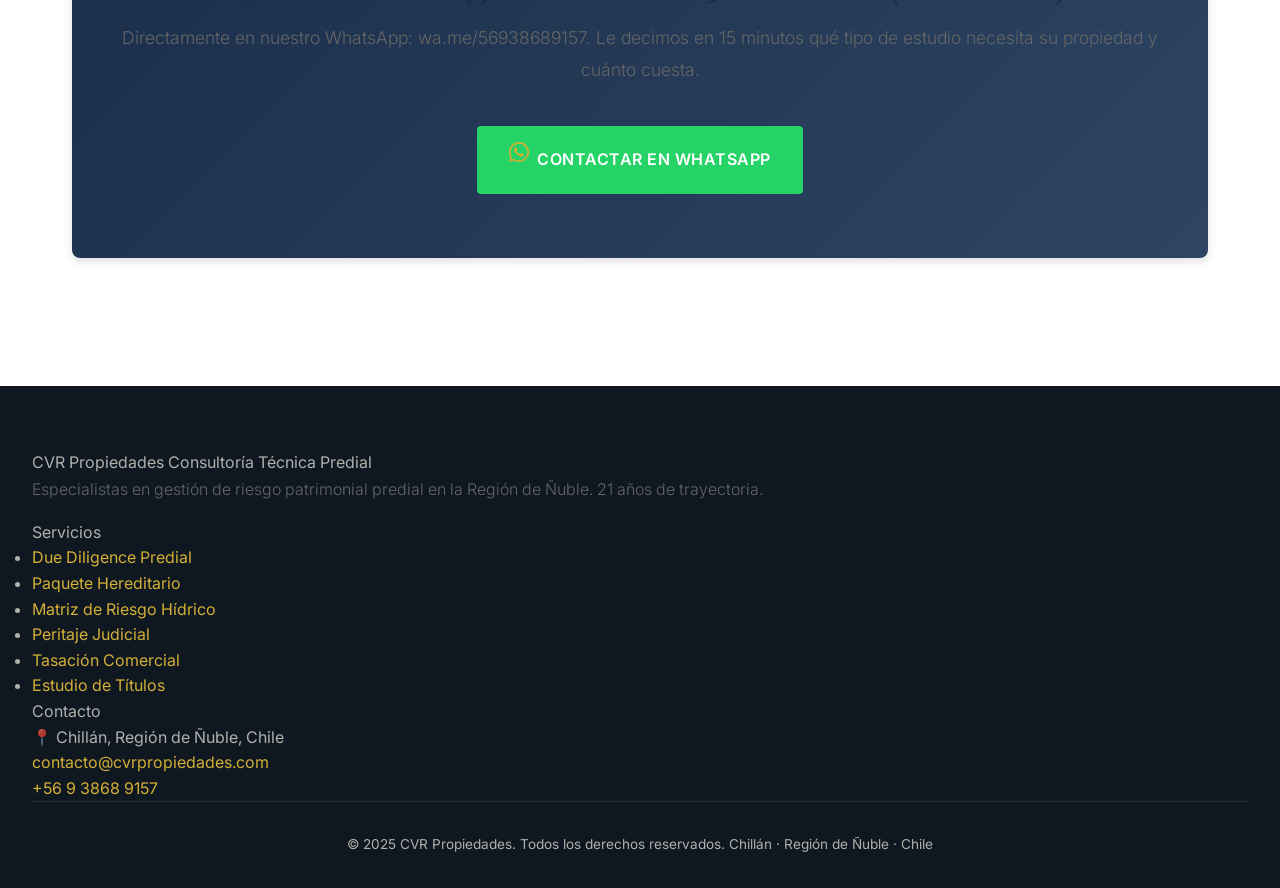
<file: estudio-titulos.html>
<!DOCTYPE html>
<html lang="es">
<head>
  <meta charset="UTF-8" />
  <meta name="viewport" content="width=device-width, initial-scale=1.0" />
  <title>Estudio de Títulos — CVR Propiedades | Chillán, Ñuble</title>
  <meta name="description" content="Estudio de títulos de propiedades en Chillán y Región de Ñuble. Análisis de cadena dominical, gravámenes, hipotecas, embargos y vicios legales antes de comprar. CVR Propiedades." />
  <meta name="keywords" content="estudio de títulos Chillán, análisis título propiedad Ñuble, gravámenes inmueble Chile, cadena dominical bienes raíces" />
  <meta property="og:title" content="Estudio de Títulos — CVR Propiedades" />
  <meta property="og:description" content="Análisis documental de la cadena dominical. Detecta gravámenes, hipotecas no alzadas, embargos y vicios que afectan la libre transferencia." />
  <meta property="og:type" content="website" />
  <meta property="og:url" content="https://cvrpropiedades.cl/estudio-titulos.html" />
  <link rel="canonical" href="https://cvrpropiedades.cl/estudio-titulos.html" />
  <link rel="stylesheet" href="style.css" />
</head>
<body>

<nav class="nav" id="nav">
  <div class="nav__inner">
    <a href="index.html" class="nav__logo">CVR Propiedades<span>Consultoría Técnica Predial</span></a>
    <button class="nav__toggle" id="navToggle" aria-label="Menú"><span></span><span></span><span></span></button>
    <ul class="nav__links" id="navLinks">
      <li><a href="index.html">Inicio</a></li>
      <li><a href="nosotros.html">Nosotros</a></li>
      <li><a href="due-diligence.html">Due Diligence</a></li>
      <li><a href="estudio-titulos.html" class="active">Títulos</a></li>
      <li><a href="tasacion-comercial.html">Tasaciones</a></li>
      <li><a href="tasacion-gratis.html">Tasación Gratis</a></li>
      <li><a href="contacto.html">Contacto</a></li>
      <li><a href="https://wa.me/56938689157" class="nav__cta" target="_blank" rel="noopener">WhatsApp</a></li>
    </ul>
  </div>
</nav>

<section class="service-hero">
  <div class="container">
    <div class="service-hero__inner">
      <nav class="breadcrumb"><a href="index.html">Inicio</a><span class="breadcrumb__sep">/</span><span>Estudio de Títulos</span></nav>
      <span class="tag">Servicio</span>
      <h1>Estudio de Títulos</h1>
      <p>El título de dominio es el corazón jurídico de cualquier propiedad. CVR Propiedades lo examina de principio a fin: cada transferencia, cada gravamen, cada inscripción que construye —o destruye— la certeza de que lo que se compra es realmente lo que el vendedor puede vender.</p>
      <a href="https://wa.me/56938689157" class="btn btn-whatsapp btn-lg" target="_blank" rel="noopener">
        <svg viewBox="0 0 24 24" fill="currentColor" style="width:20px;height:20px;"><path d="M17.472 14.382c-.297-.149-1.758-.867-2.03-.967-.273-.099-.471-.148-.67.15-.197.297-.767.966-.94 1.164-.173.199-.347.223-.644.075-.297-.15-1.255-.463-2.39-1.475-.883-.788-1.48-1.761-1.653-2.059-.173-.297-.018-.458.13-.606.134-.133.298-.347.446-.52.149-.174.198-.298.298-.497.099-.198.05-.371-.025-.52-.075-.149-.669-1.612-.916-2.207-.242-.579-.487-.5-.669-.51-.173-.008-.371-.01-.57-.01-.198 0-.52.074-.792.372-.272.297-1.04 1.016-1.04 2.479 0 1.462 1.065 2.875 1.213 3.074.149.198 2.096 3.2 5.077 4.487.709.306 1.262.489 1.694.625.712.227 1.36.195 1.871.118.571-.085 1.758-.719 2.006-1.413.248-.694.248-1.289.173-1.413z"/><path d="M12 0C5.373 0 0 5.373 0 12c0 2.136.561 4.14 1.535 5.872L0 24l6.322-1.506A11.95 11.95 0 0012 24c6.627 0 12-5.373 12-12S18.627 0 12 0zm0 22c-1.93 0-3.73-.497-5.29-1.367l-.378-.22-3.754.894.924-3.648-.246-.394A9.952 9.952 0 012 12C2 6.477 6.477 2 12 2s10 4.477 10 10-4.477 10-10 10z"/></svg>
        Solicitar estudio de títulos
      </a>
    </div>
  </div>
</section>

<section class="section section--white">
  <div class="container">
    <div class="grid-2">
      <div>
        <span class="tag">La base de todo</span>
        <h2>Sin títulos saneados, no hay transacción segura</h2>
        <p>En Chile, el dominio sobre un inmueble se prueba mediante la inscripción en el Conservador de Bienes Raíces (CBR). Pero la inscripción vigente es solo el punto final de una cadena de traslados que puede remontarse décadas o incluso un siglo atrás. Cualquier eslabón débil en esa cadena puede invalidar la operación.</p>
        <p style="margin-top:1rem;">Un estudio de títulos no es solo "revisar que esté inscrito". Es rastrear la cadena dominical completa, identificar los gravámenes que pesan sobre el bien y detectar las señales de alerta que advierten que algo no está en orden.</p>
        <div class="notice">
          <div class="notice__icon">🔍</div>
          <p><strong>Diferencia clave:</strong> El estudio de títulos de CVR Propiedades es un análisis técnico-jurídico. Para la escrituración final, el cliente siempre debe contar con un notario y/o abogado. Nosotros le decimos <em>qué</em> existe; el profesional legal le dice qué hacer con eso.</p>
        </div>
      </div>
      <div>
        <div class="price-box">
          <div class="price-box__label">Inversión</div>
          <div class="price-box__value">Desde $220.000</div>
          <div class="price-box__note">Valor base para inmuebles con cadena dominical de hasta 10 años. Propiedades con historial complejo o múltiples predios se cotizan separado.</div>
          <a href="https://wa.me/56938689157" class="btn btn-whatsapp" style="width:100%; justify-content:center;" target="_blank" rel="noopener">
            <svg viewBox="0 0 24 24" fill="currentColor" style="width:18px;height:18px;"><path d="M17.472 14.382c-.297-.149-1.758-.867-2.03-.967-.273-.099-.471-.148-.67.15-.197.297-.767.966-.94 1.164-.173.199-.347.223-.644.075-.297-.15-1.255-.463-2.39-1.475-.883-.788-1.48-1.761-1.653-2.059-.173-.297-.018-.458.13-.606.134-.133.298-.347.446-.52.149-.174.198-.298.298-.497.099-.198.05-.371-.025-.52-.075-.149-.669-1.612-.916-2.207-.242-.579-.487-.5-.669-.51-.173-.008-.371-.01-.57-.01-.198 0-.52.074-.792.372-.272.297-1.04 1.016-1.04 2.479 0 1.462 1.065 2.875 1.213 3.074.149.198 2.096 3.2 5.077 4.487.709.306 1.262.489 1.694.625.712.227 1.36.195 1.871.118.571-.085 1.758-.719 2.006-1.413.248-.694.248-1.289.173-1.413z"/><path d="M12 0C5.373 0 0 5.373 0 12c0 2.136.561 4.14 1.535 5.872L0 24l6.322-1.506A11.95 11.95 0 0012 24c6.627 0 12-5.373 12-12S18.627 0 12 0zm0 22c-1.93 0-3.73-.497-5.29-1.367l-.378-.22-3.754.894.924-3.648-.246-.394A9.952 9.952 0 012 12C2 6.477 6.477 2 12 2s10 4.477 10 10-4.477 10-10 10z"/></svg>
            Solicitar cotización
          </a>
        </div>
      </div>
    </div>
  </div>
</section>

<section class="section section--cream">
  <div class="container">
    <span class="tag">Contenido del estudio</span>
    <h2>Qué analiza el Estudio de Títulos</h2>
    <div class="includes-list">
      <div class="include-item">
        <div class="include-item__num">01</div>
        <div>
          <h4>Cadena de dominio</h4>
          <p>Rastreo de todas las transferencias de dominio inscritas en el CBR, verificando que cada traslado fue legalmente válido y que el vendedor actual tiene facultades para vender.</p>
        </div>
      </div>
      <div class="include-item">
        <div class="include-item__num">02</div>
        <div>
          <h4>Gravámenes e hipotecas</h4>
          <p>Identificación de todas las hipotecas inscritas sobre el bien, verificación de si han sido canceladas y alzadas correctamente, y detección de cargas que subsisten.</p>
        </div>
      </div>
      <div class="include-item">
        <div class="include-item__num">03</div>
        <div>
          <h4>Prohibiciones y embargos</h4>
          <p>Revisión de prohibiciones de enajenar, embargos judiciales, medidas precautorias y cualquier anotación que impida la libre transferencia del bien.</p>
        </div>
      </div>
      <div class="include-item">
        <div class="include-item__num">04</div>
        <div>
          <h4>Servidumbres y usufructos</h4>
          <p>Identificación de derechos reales constituidos sobre la propiedad que afectan su uso: servidumbres de paso, usufructos vitalicios, derechos de habitación.</p>
        </div>
      </div>
      <div class="include-item">
        <div class="include-item__num">05</div>
        <div>
          <h4>Concordancia física y registral</h4>
          <p>Comparación entre lo que dice la inscripción (superficie, deslindes, nomenclatura) y lo que está en el SII y en terreno, identificando inconsistencias.</p>
        </div>
      </div>
      <div class="include-item">
        <div class="include-item__num">06</div>
        <div>
          <h4>Informe de títulos con semáforo de riesgos</h4>
          <p>Documento final con estado de cada análisis, clasificación de hallazgos (verde / amarillo / rojo) y recomendaciones para sanar o condicionar la operación.</p>
        </div>
      </div>
    </div>
  </div>
</section>

<section class="section section--dark">
  <div class="container">
    <span class="tag">Para quién</span>
    <h2>¿Quién necesita un estudio de títulos?</h2>
    <div class="audience-grid">
      <div class="audience-item">
        <div class="audience-item__icon">🏠</div>
        <h4>Compradores de vivienda</h4>
        <p>Antes de firmar la promesa de compraventa. Es el servicio que ningún corredor le ofrecerá pero que puede salvarle el patrimonio.</p>
      </div>
      <div class="audience-item">
        <div class="audience-item__icon">🏦</div>
        <h4>Entidades financieras</h4>
        <p>Bancos y cooperativas que exigen certeza sobre el bien dado en garantía antes de aprobar créditos hipotecarios.</p>
      </div>
      <div class="audience-item">
        <div class="audience-item__icon">📑</div>
        <h4>Abogados y notarías</h4>
        <p>Profesionales que necesitan un informe técnico previo para proceder con la escrituración con garantías.</p>
      </div>
      <div class="audience-item">
        <div class="audience-item__icon">💼</div>
        <h4>Inversionistas y fondos</h4>
        <p>Que incorporan inmuebles a portafolios o garantías y necesitan due diligence documental exhaustivo.</p>
      </div>
    </div>
  </div>
</section>

<section class="section section--white">
  <div class="container">
    <div class="cta-banner">
      <div class="cta-banner__text">
        <h2>Agenda tu triage inicial de 15 minutos (sin costo)</h2>
        <p>Directamente en nuestro WhatsApp: wa.me/56938689157. Le decimos en 15 minutos qué tipo de estudio necesita su propiedad y cuánto cuesta.</p>
      </div>
      <div class="cta-banner__actions">
        <a href="https://wa.me/56938689157" class="btn btn-whatsapp btn-lg" target="_blank" rel="noopener">
          <svg viewBox="0 0 24 24" fill="currentColor" style="width:20px;height:20px;"><path d="M17.472 14.382c-.297-.149-1.758-.867-2.03-.967-.273-.099-.471-.148-.67.15-.197.297-.767.966-.94 1.164-.173.199-.347.223-.644.075-.297-.15-1.255-.463-2.39-1.475-.883-.788-1.48-1.761-1.653-2.059-.173-.297-.018-.458.13-.606.134-.133.298-.347.446-.52.149-.174.198-.298.298-.497.099-.198.05-.371-.025-.52-.075-.149-.669-1.612-.916-2.207-.242-.579-.487-.5-.669-.51-.173-.008-.371-.01-.57-.01-.198 0-.52.074-.792.372-.272.297-1.04 1.016-1.04 2.479 0 1.462 1.065 2.875 1.213 3.074.149.198 2.096 3.2 5.077 4.487.709.306 1.262.489 1.694.625.712.227 1.36.195 1.871.118.571-.085 1.758-.719 2.006-1.413.248-.694.248-1.289.173-1.413z"/><path d="M12 0C5.373 0 0 5.373 0 12c0 2.136.561 4.14 1.535 5.872L0 24l6.322-1.506A11.95 11.95 0 0012 24c6.627 0 12-5.373 12-12S18.627 0 12 0zm0 22c-1.93 0-3.73-.497-5.29-1.367l-.378-.22-3.754.894.924-3.648-.246-.394A9.952 9.952 0 012 12C2 6.477 6.477 2 12 2s10 4.477 10 10-4.477 10-10 10z"/></svg>
          Contactar en WhatsApp
        </a>
      </div>
    </div>
  </div>
</section>

<footer class="footer">
  <div class="container">
    <div class="footer__grid">
      <div>
        <div class="footer__brand">CVR Propiedades <span>Consultoría Técnica Predial</span></div>
        <p class="footer__desc">Especialistas en gestión de riesgo patrimonial predial en la Región de Ñuble. 21 años de trayectoria.</p>
      </div>
      <div>
        <div class="footer__title">Servicios</div>
        <ul class="footer__links">
          <li><a href="due-diligence.html">Due Diligence Predial</a></li>
          <li><a href="paquete-hereditario.html">Paquete Hereditario</a></li>
          <li><a href="matriz-riesgo-hidrico.html">Matriz de Riesgo Hídrico</a></li>
          <li><a href="peritaje-judicial.html">Peritaje Judicial</a></li>
          <li><a href="tasacion-comercial.html">Tasación Comercial</a></li>
          <li><a href="estudio-titulos.html">Estudio de Títulos</a></li>
        </ul>
      </div>
      <div>
        <div class="footer__title">Contacto</div>
        <div class="footer__contact">
          <div class="footer__contact-item">📍 Chillán, Región de Ñuble, Chile</div>
          <div class="footer__contact-item"><a href="mailto:contacto@cvrpropiedades.com">contacto@cvrpropiedades.com</a></div>
          <div class="footer__contact-item"><a href="https://wa.me/56938689157" target="_blank">+56 9 3868 9157</a></div>
        </div>
      </div>
    </div>
    <div class="footer__bottom">
      <span>© 2025 CVR Propiedades. Todos los derechos reservados.</span>
      <span>Chillán · Región de Ñuble · Chile</span>
    </div>
  </div>
</footer>
<script>
  document.getElementById('navToggle').addEventListener('click', () => document.getElementById('navLinks').classList.toggle('open'));
</script>
</body>
</html>
</file>
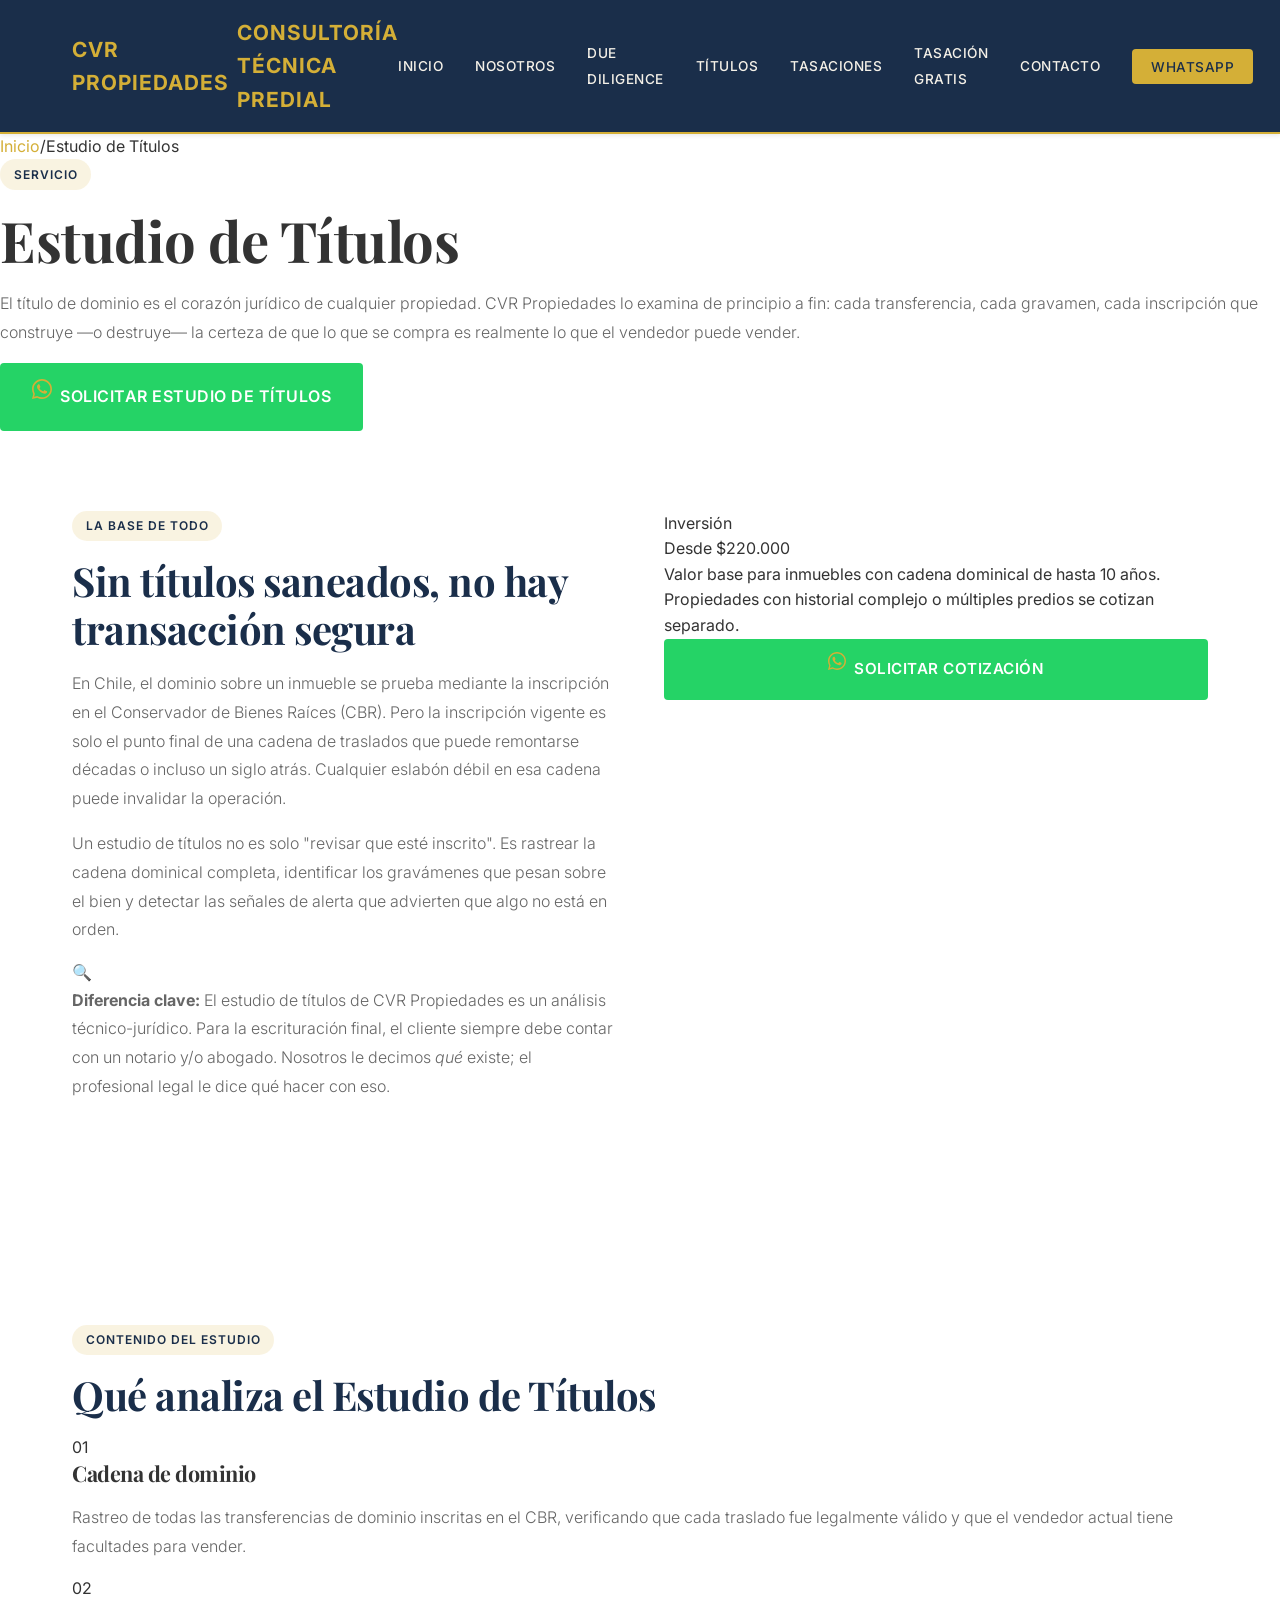
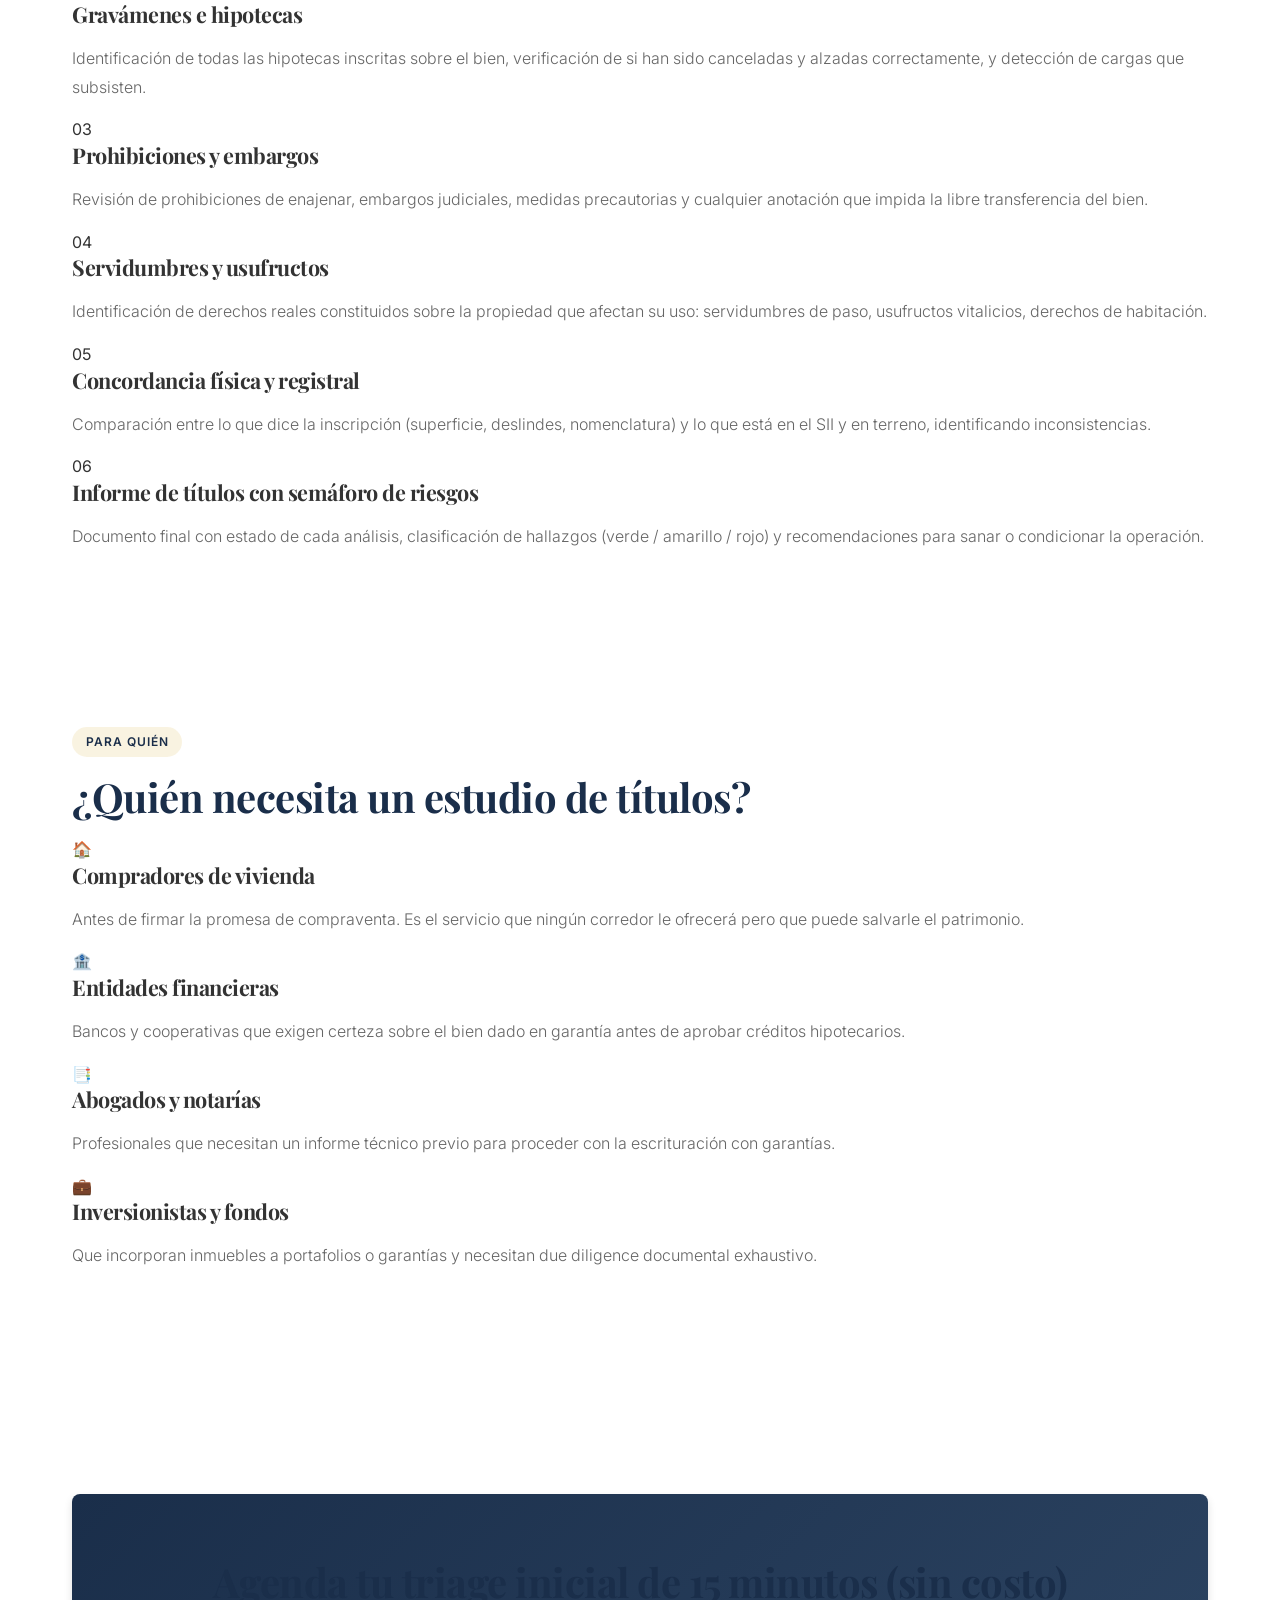
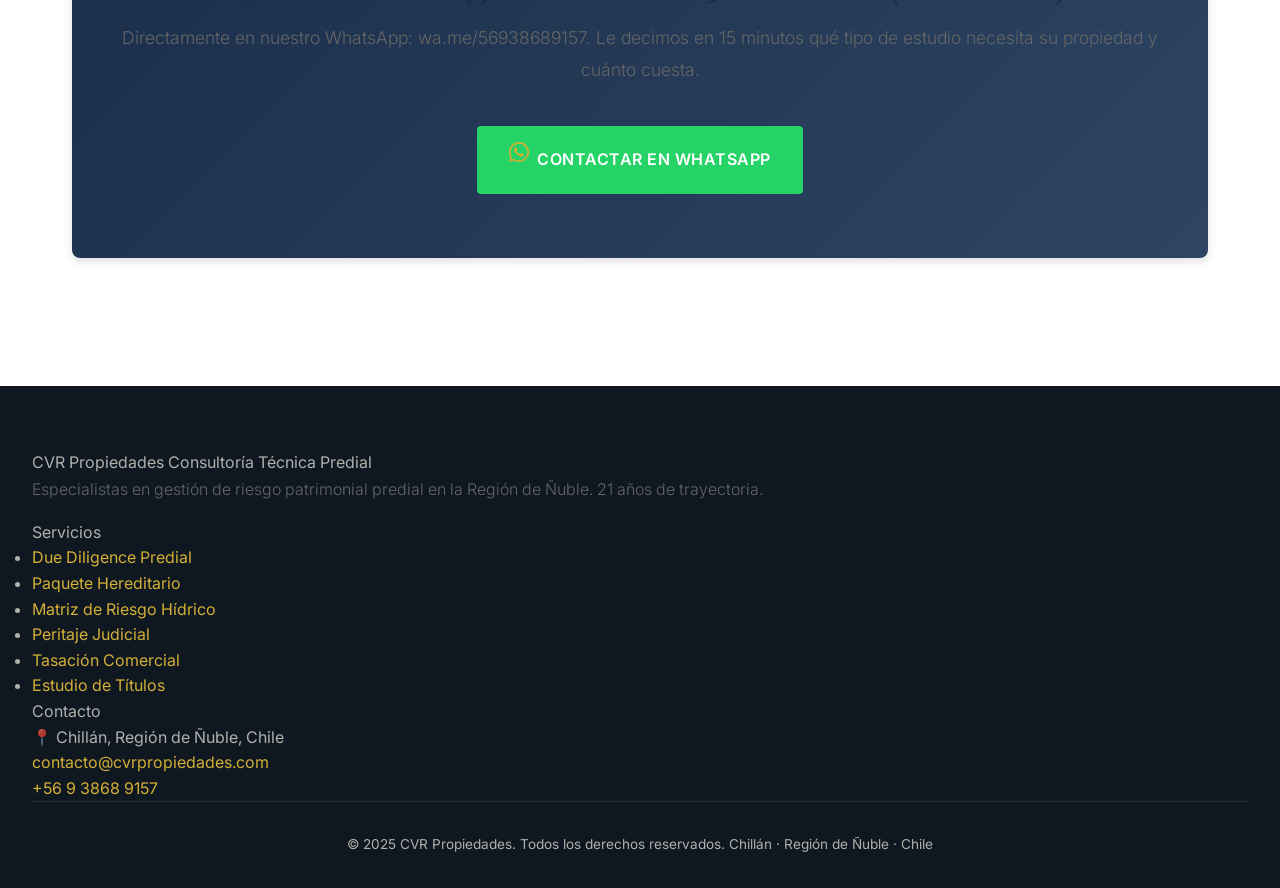
<file: ESTUDI~3.HTM>
<!DOCTYPE html>
<html lang="es">
<head>
  <meta charset="UTF-8" />
  <meta name="viewport" content="width=device-width, initial-scale=1.0" />
  <title>Estudio de Títulos — CVR Propiedades | Chillán, Ñuble</title>
  <meta name="description" content="Estudio de títulos de propiedades en Chillán y Región de Ñuble. Análisis de cadena dominical, gravámenes, hipotecas, embargos y vicios legales antes de comprar. CVR Propiedades." />
  <meta name="keywords" content="estudio de títulos Chillán, análisis título propiedad Ñuble, gravámenes inmueble Chile, cadena dominical bienes raíces" />
  <meta property="og:title" content="Estudio de Títulos — CVR Propiedades" />
  <meta property="og:description" content="Análisis documental de la cadena dominical. Detecta gravámenes, hipotecas no alzadas, embargos y vicios que afectan la libre transferencia." />
  <meta property="og:type" content="website" />
  <meta property="og:url" content="https://cvrpropiedades.cl/estudio-titulos.html" />
  <link rel="canonical" href="https://cvrpropiedades.cl/estudio-titulos.html" />
  <link rel="stylesheet" href="style.css" />
</head>
<body>

<nav class="nav" id="nav">
  <div class="nav__inner">
    <a href="index.html" class="nav__logo">CVR Propiedades<span>Consultoría Técnica Predial</span></a>
    <button class="nav__toggle" id="navToggle" aria-label="Menú"><span></span><span></span><span></span></button>
    <ul class="nav__links" id="navLinks">
      <li><a href="index.html">Inicio</a></li>
      <li><a href="nosotros.html">Nosotros</a></li>
      <li><a href="due-diligence.html">Due Diligence</a></li>
      <li><a href="estudio-titulos.html" class="active">Títulos</a></li>
      <li><a href="tasacion-comercial.html">Tasaciones</a></li>
      <li><a href="tasacion-gratis.html">Tasación Gratis</a></li>
      <li><a href="contacto.html">Contacto</a></li>
      <li><a href="https://wa.me/56938689157" class="nav__cta" target="_blank" rel="noopener">WhatsApp</a></li>
    </ul>
  </div>
</nav>

<section class="service-hero">
  <div class="container">
    <div class="service-hero__inner">
      <nav class="breadcrumb"><a href="index.html">Inicio</a><span class="breadcrumb__sep">/</span><span>Estudio de Títulos</span></nav>
      <span class="tag">Servicio</span>
      <h1>Estudio de Títulos</h1>
      <p>El título de dominio es el corazón jurídico de cualquier propiedad. CVR Propiedades lo examina de principio a fin: cada transferencia, cada gravamen, cada inscripción que construye —o destruye— la certeza de que lo que se compra es realmente lo que el vendedor puede vender.</p>
      <a href="https://wa.me/56938689157" class="btn btn-whatsapp btn-lg" target="_blank" rel="noopener">
        <svg viewBox="0 0 24 24" fill="currentColor" style="width:20px;height:20px;"><path d="M17.472 14.382c-.297-.149-1.758-.867-2.03-.967-.273-.099-.471-.148-.67.15-.197.297-.767.966-.94 1.164-.173.199-.347.223-.644.075-.297-.15-1.255-.463-2.39-1.475-.883-.788-1.48-1.761-1.653-2.059-.173-.297-.018-.458.13-.606.134-.133.298-.347.446-.52.149-.174.198-.298.298-.497.099-.198.05-.371-.025-.52-.075-.149-.669-1.612-.916-2.207-.242-.579-.487-.5-.669-.51-.173-.008-.371-.01-.57-.01-.198 0-.52.074-.792.372-.272.297-1.04 1.016-1.04 2.479 0 1.462 1.065 2.875 1.213 3.074.149.198 2.096 3.2 5.077 4.487.709.306 1.262.489 1.694.625.712.227 1.36.195 1.871.118.571-.085 1.758-.719 2.006-1.413.248-.694.248-1.289.173-1.413z"/><path d="M12 0C5.373 0 0 5.373 0 12c0 2.136.561 4.14 1.535 5.872L0 24l6.322-1.506A11.95 11.95 0 0012 24c6.627 0 12-5.373 12-12S18.627 0 12 0zm0 22c-1.93 0-3.73-.497-5.29-1.367l-.378-.22-3.754.894.924-3.648-.246-.394A9.952 9.952 0 012 12C2 6.477 6.477 2 12 2s10 4.477 10 10-4.477 10-10 10z"/></svg>
        Solicitar estudio de títulos
      </a>
    </div>
  </div>
</section>

<section class="section section--white">
  <div class="container">
    <div class="grid-2">
      <div>
        <span class="tag">La base de todo</span>
        <h2>Sin títulos saneados, no hay transacción segura</h2>
        <p>En Chile, el dominio sobre un inmueble se prueba mediante la inscripción en el Conservador de Bienes Raíces (CBR). Pero la inscripción vigente es solo el punto final de una cadena de traslados que puede remontarse décadas o incluso un siglo atrás. Cualquier eslabón débil en esa cadena puede invalidar la operación.</p>
        <p style="margin-top:1rem;">Un estudio de títulos no es solo "revisar que esté inscrito". Es rastrear la cadena dominical completa, identificar los gravámenes que pesan sobre el bien y detectar las señales de alerta que advierten que algo no está en orden.</p>
        <div class="notice">
          <div class="notice__icon">🔍</div>
          <p><strong>Diferencia clave:</strong> El estudio de títulos de CVR Propiedades es un análisis técnico-jurídico. Para la escrituración final, el cliente siempre debe contar con un notario y/o abogado. Nosotros le decimos <em>qué</em> existe; el profesional legal le dice qué hacer con eso.</p>
        </div>
      </div>
      <div>
        <div class="price-box">
          <div class="price-box__label">Inversión</div>
          <div class="price-box__value">Desde $220.000</div>
          <div class="price-box__note">Valor base para inmuebles con cadena dominical de hasta 10 años. Propiedades con historial complejo o múltiples predios se cotizan separado.</div>
          <a href="https://wa.me/56938689157" class="btn btn-whatsapp" style="width:100%; justify-content:center;" target="_blank" rel="noopener">
            <svg viewBox="0 0 24 24" fill="currentColor" style="width:18px;height:18px;"><path d="M17.472 14.382c-.297-.149-1.758-.867-2.03-.967-.273-.099-.471-.148-.67.15-.197.297-.767.966-.94 1.164-.173.199-.347.223-.644.075-.297-.15-1.255-.463-2.39-1.475-.883-.788-1.48-1.761-1.653-2.059-.173-.297-.018-.458.13-.606.134-.133.298-.347.446-.52.149-.174.198-.298.298-.497.099-.198.05-.371-.025-.52-.075-.149-.669-1.612-.916-2.207-.242-.579-.487-.5-.669-.51-.173-.008-.371-.01-.57-.01-.198 0-.52.074-.792.372-.272.297-1.04 1.016-1.04 2.479 0 1.462 1.065 2.875 1.213 3.074.149.198 2.096 3.2 5.077 4.487.709.306 1.262.489 1.694.625.712.227 1.36.195 1.871.118.571-.085 1.758-.719 2.006-1.413.248-.694.248-1.289.173-1.413z"/><path d="M12 0C5.373 0 0 5.373 0 12c0 2.136.561 4.14 1.535 5.872L0 24l6.322-1.506A11.95 11.95 0 0012 24c6.627 0 12-5.373 12-12S18.627 0 12 0zm0 22c-1.93 0-3.73-.497-5.29-1.367l-.378-.22-3.754.894.924-3.648-.246-.394A9.952 9.952 0 012 12C2 6.477 6.477 2 12 2s10 4.477 10 10-4.477 10-10 10z"/></svg>
            Solicitar cotización
          </a>
        </div>
      </div>
    </div>
  </div>
</section>

<section class="section section--cream">
  <div class="container">
    <span class="tag">Contenido del estudio</span>
    <h2>Qué analiza el Estudio de Títulos</h2>
    <div class="includes-list">
      <div class="include-item">
        <div class="include-item__num">01</div>
        <div>
          <h4>Cadena de dominio</h4>
          <p>Rastreo de todas las transferencias de dominio inscritas en el CBR, verificando que cada traslado fue legalmente válido y que el vendedor actual tiene facultades para vender.</p>
        </div>
      </div>
      <div class="include-item">
        <div class="include-item__num">02</div>
        <div>
          <h4>Gravámenes e hipotecas</h4>
          <p>Identificación de todas las hipotecas inscritas sobre el bien, verificación de si han sido canceladas y alzadas correctamente, y detección de cargas que subsisten.</p>
        </div>
      </div>
      <div class="include-item">
        <div class="include-item__num">03</div>
        <div>
          <h4>Prohibiciones y embargos</h4>
          <p>Revisión de prohibiciones de enajenar, embargos judiciales, medidas precautorias y cualquier anotación que impida la libre transferencia del bien.</p>
        </div>
      </div>
      <div class="include-item">
        <div class="include-item__num">04</div>
        <div>
          <h4>Servidumbres y usufructos</h4>
          <p>Identificación de derechos reales constituidos sobre la propiedad que afectan su uso: servidumbres de paso, usufructos vitalicios, derechos de habitación.</p>
        </div>
      </div>
      <div class="include-item">
        <div class="include-item__num">05</div>
        <div>
          <h4>Concordancia física y registral</h4>
          <p>Comparación entre lo que dice la inscripción (superficie, deslindes, nomenclatura) y lo que está en el SII y en terreno, identificando inconsistencias.</p>
        </div>
      </div>
      <div class="include-item">
        <div class="include-item__num">06</div>
        <div>
          <h4>Informe de títulos con semáforo de riesgos</h4>
          <p>Documento final con estado de cada análisis, clasificación de hallazgos (verde / amarillo / rojo) y recomendaciones para sanar o condicionar la operación.</p>
        </div>
      </div>
    </div>
  </div>
</section>

<section class="section section--dark">
  <div class="container">
    <span class="tag">Para quién</span>
    <h2>¿Quién necesita un estudio de títulos?</h2>
    <div class="audience-grid">
      <div class="audience-item">
        <div class="audience-item__icon">🏠</div>
        <h4>Compradores de vivienda</h4>
        <p>Antes de firmar la promesa de compraventa. Es el servicio que ningún corredor le ofrecerá pero que puede salvarle el patrimonio.</p>
      </div>
      <div class="audience-item">
        <div class="audience-item__icon">🏦</div>
        <h4>Entidades financieras</h4>
        <p>Bancos y cooperativas que exigen certeza sobre el bien dado en garantía antes de aprobar créditos hipotecarios.</p>
      </div>
      <div class="audience-item">
        <div class="audience-item__icon">📑</div>
        <h4>Abogados y notarías</h4>
        <p>Profesionales que necesitan un informe técnico previo para proceder con la escrituración con garantías.</p>
      </div>
      <div class="audience-item">
        <div class="audience-item__icon">💼</div>
        <h4>Inversionistas y fondos</h4>
        <p>Que incorporan inmuebles a portafolios o garantías y necesitan due diligence documental exhaustivo.</p>
      </div>
    </div>
  </div>
</section>

<section class="section section--white">
  <div class="container">
    <div class="cta-banner">
      <div class="cta-banner__text">
        <h2>Agenda tu triage inicial de 15 minutos (sin costo)</h2>
        <p>Directamente en nuestro WhatsApp: wa.me/56938689157. Le decimos en 15 minutos qué tipo de estudio necesita su propiedad y cuánto cuesta.</p>
      </div>
      <div class="cta-banner__actions">
        <a href="https://wa.me/56938689157" class="btn btn-whatsapp btn-lg" target="_blank" rel="noopener">
          <svg viewBox="0 0 24 24" fill="currentColor" style="width:20px;height:20px;"><path d="M17.472 14.382c-.297-.149-1.758-.867-2.03-.967-.273-.099-.471-.148-.67.15-.197.297-.767.966-.94 1.164-.173.199-.347.223-.644.075-.297-.15-1.255-.463-2.39-1.475-.883-.788-1.48-1.761-1.653-2.059-.173-.297-.018-.458.13-.606.134-.133.298-.347.446-.52.149-.174.198-.298.298-.497.099-.198.05-.371-.025-.52-.075-.149-.669-1.612-.916-2.207-.242-.579-.487-.5-.669-.51-.173-.008-.371-.01-.57-.01-.198 0-.52.074-.792.372-.272.297-1.04 1.016-1.04 2.479 0 1.462 1.065 2.875 1.213 3.074.149.198 2.096 3.2 5.077 4.487.709.306 1.262.489 1.694.625.712.227 1.36.195 1.871.118.571-.085 1.758-.719 2.006-1.413.248-.694.248-1.289.173-1.413z"/><path d="M12 0C5.373 0 0 5.373 0 12c0 2.136.561 4.14 1.535 5.872L0 24l6.322-1.506A11.95 11.95 0 0012 24c6.627 0 12-5.373 12-12S18.627 0 12 0zm0 22c-1.93 0-3.73-.497-5.29-1.367l-.378-.22-3.754.894.924-3.648-.246-.394A9.952 9.952 0 012 12C2 6.477 6.477 2 12 2s10 4.477 10 10-4.477 10-10 10z"/></svg>
          Contactar en WhatsApp
        </a>
      </div>
    </div>
  </div>
</section>

<footer class="footer">
  <div class="container">
    <div class="footer__grid">
      <div>
        <div class="footer__brand">CVR Propiedades <span>Consultoría Técnica Predial</span></div>
        <p class="footer__desc">Especialistas en gestión de riesgo patrimonial predial en la Región de Ñuble. 21 años de trayectoria.</p>
      </div>
      <div>
        <div class="footer__title">Servicios</div>
        <ul class="footer__links">
          <li><a href="due-diligence.html">Due Diligence Predial</a></li>
          <li><a href="paquete-hereditario.html">Paquete Hereditario</a></li>
          <li><a href="matriz-riesgo-hidrico.html">Matriz de Riesgo Hídrico</a></li>
          <li><a href="peritaje-judicial.html">Peritaje Judicial</a></li>
          <li><a href="tasacion-comercial.html">Tasación Comercial</a></li>
          <li><a href="estudio-titulos.html">Estudio de Títulos</a></li>
        </ul>
      </div>
      <div>
        <div class="footer__title">Contacto</div>
        <div class="footer__contact">
          <div class="footer__contact-item">📍 Chillán, Región de Ñuble, Chile</div>
          <div class="footer__contact-item"><a href="mailto:contacto@cvrpropiedades.com">contacto@cvrpropiedades.com</a></div>
          <div class="footer__contact-item"><a href="https://wa.me/56938689157" target="_blank">+56 9 3868 9157</a></div>
        </div>
      </div>
    </div>
    <div class="footer__bottom">
      <span>© 2025 CVR Propiedades. Todos los derechos reservados.</span>
      <span>Chillán · Región de Ñuble · Chile</span>
    </div>
  </div>
</footer>
<script>
  document.getElementById('navToggle').addEventListener('click', () => document.getElementById('navLinks').classList.toggle('open'));
</script>
</body>
</html>
</file>
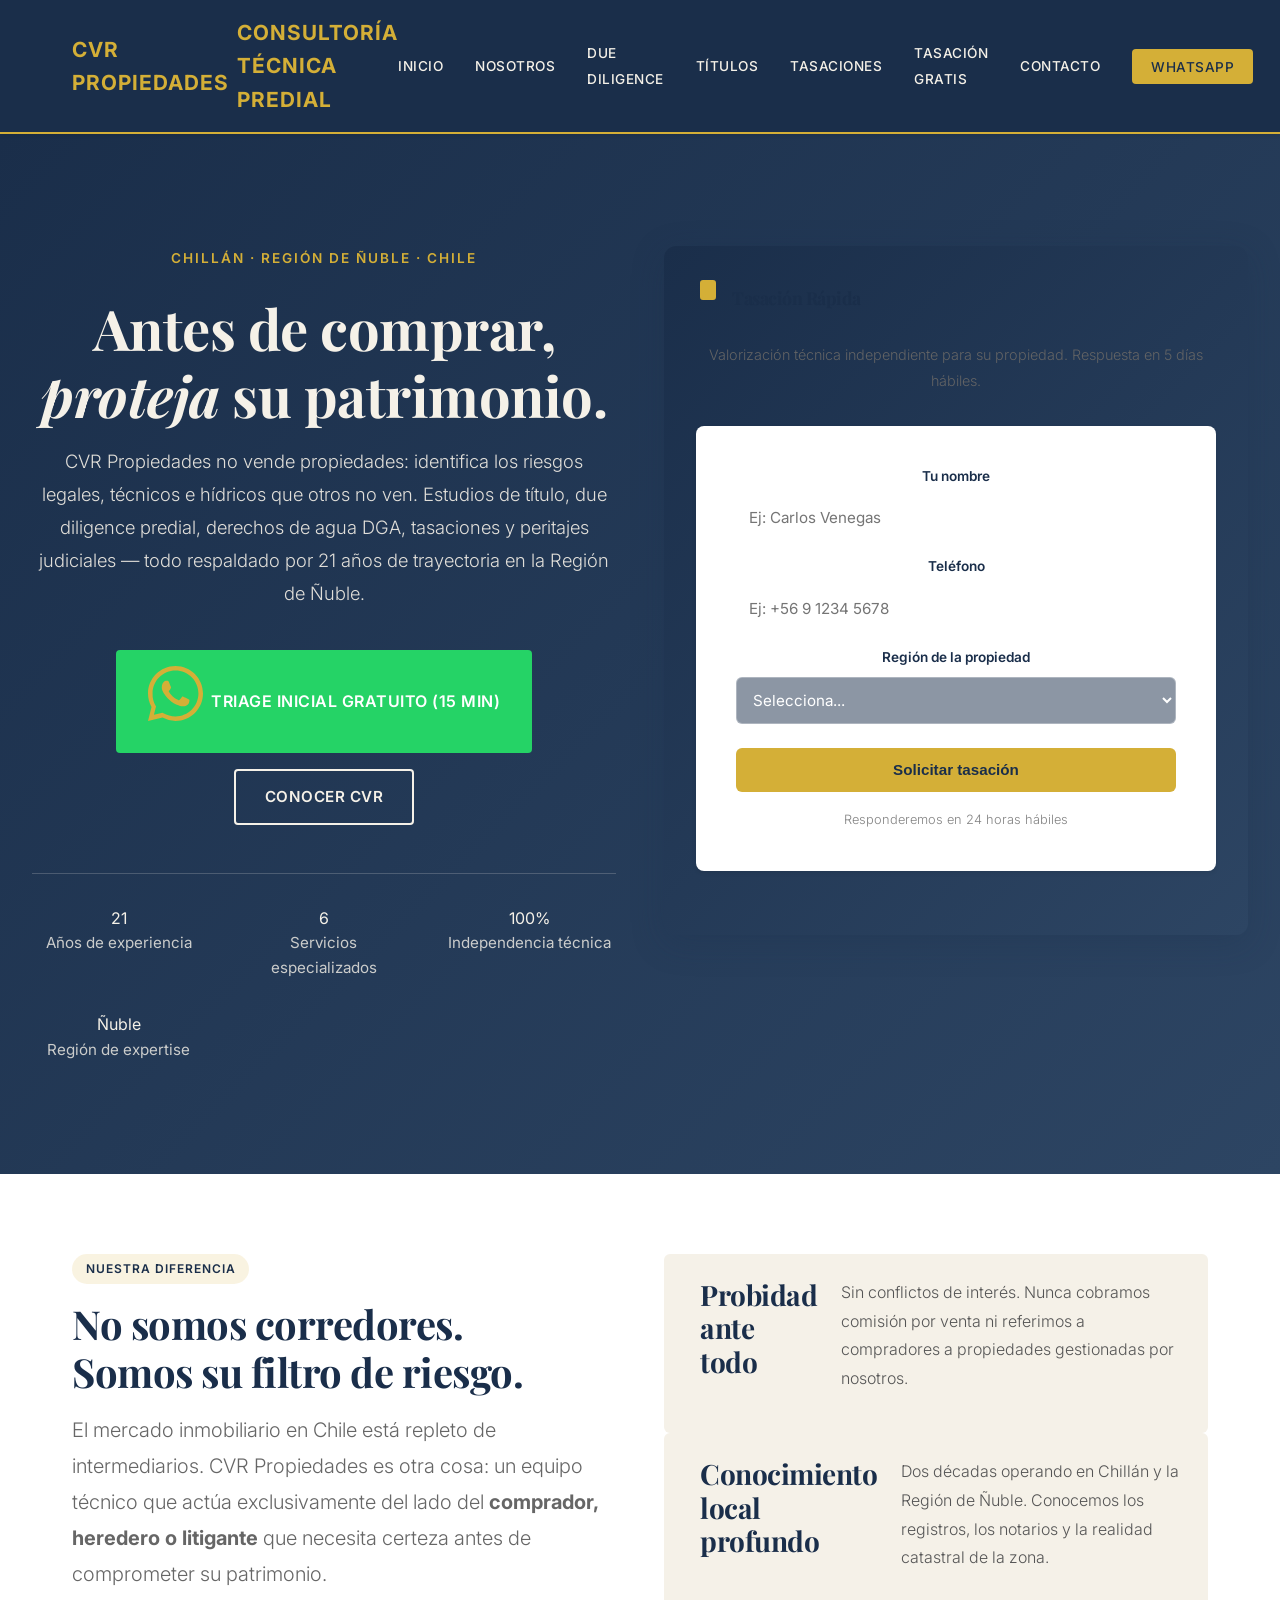
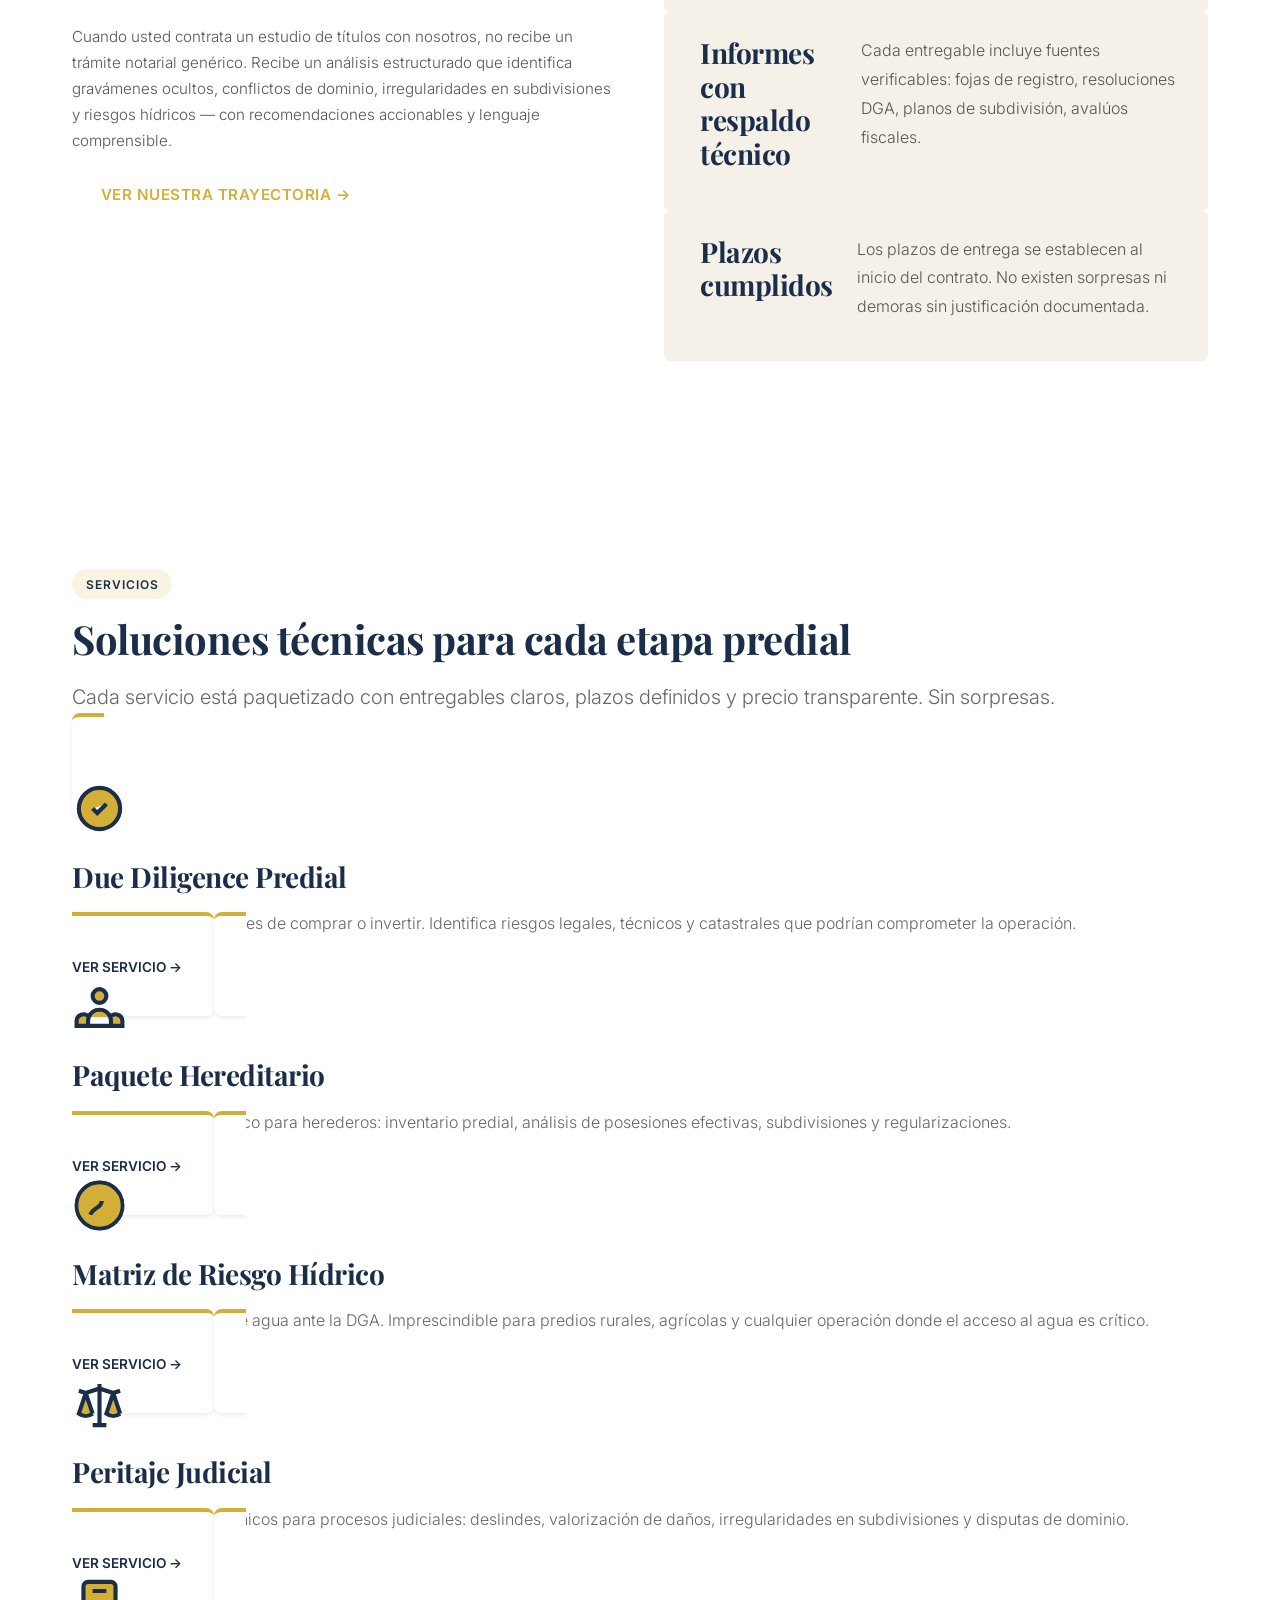
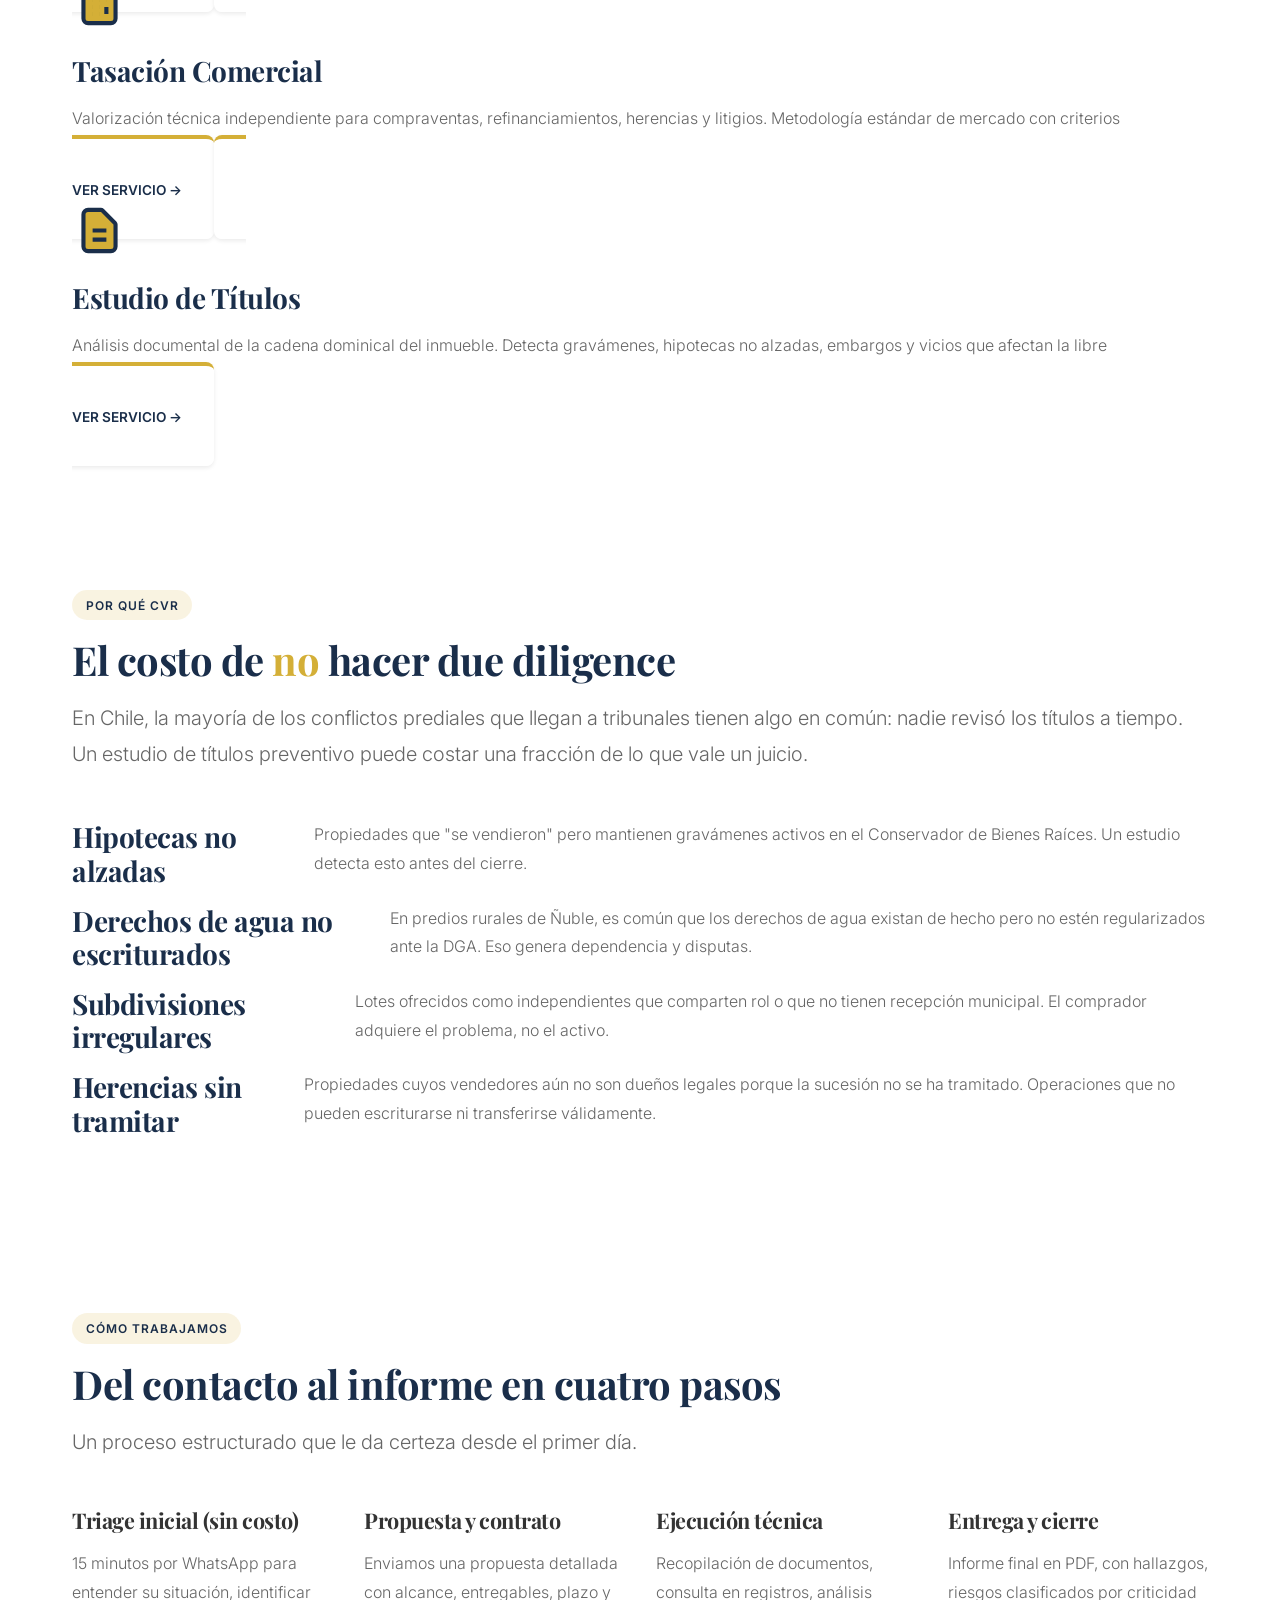
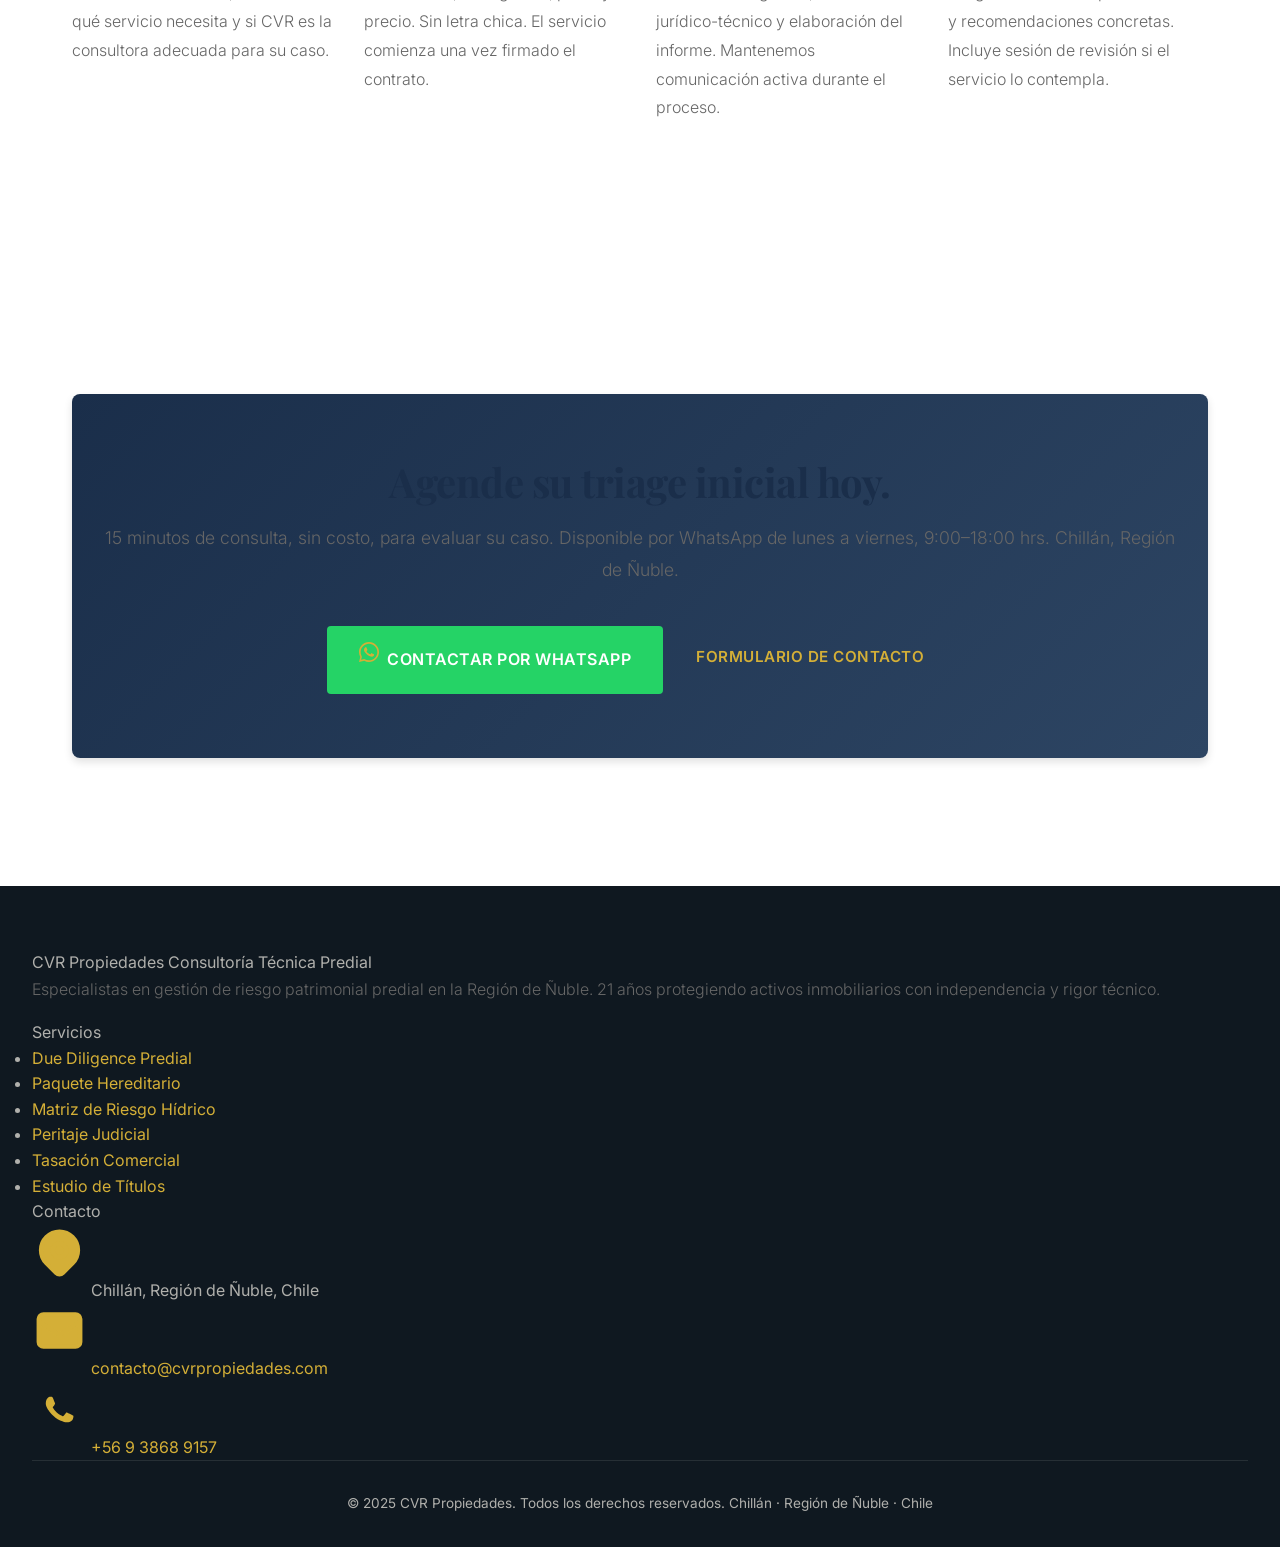
<file: index-ACTUALIZADO.html>
<!DOCTYPE html>
<html lang="es">
<head>
  <meta charset="UTF-8" />
  <meta name="viewport" content="width=device-width, initial-scale=1.0" />
  <title>CVR Propiedades — Consultoría Técnica Predial e Inmobiliaria | Chillán, Ñuble</title>
  <meta name="description" content="CVR Propiedades: consultora técnica predial en Chillán, Región de Ñuble. Due diligence, estudios de título, tasaciones, derechos de agua DGA y peritajes judiciales. 21 años de experiencia." />
  <meta name="keywords" content="consultora predial Chillán, tasación Ñuble, estudio de títulos Chile, due diligence inmobiliario, derechos de agua DGA, peritaje judicial predial, CVR Propiedades" />
  <meta property="og:title" content="CVR Propiedades — Consultoría Técnica Predial e Inmobiliaria" />
  <meta property="og:description" content="No somos corredores. Somos consultores técnicos prediales. Filtramos riesgos patrimoniales antes de que usted tome decisiones irreversibles." />
  <meta property="og:type" content="website" />
  <meta property="og:url" content="https://cvrpropiedades.cl/" />
  <meta property="og:locale" content="es_CL" />
  <link rel="canonical" href="https://cvrpropiedades.cl/" />
  <link rel="stylesheet" href="style.css" />
</head>
<body>

<!-- NAVEGACIÓN -->
<nav class="nav" id="nav">
  <div class="nav__inner">
    <a href="index.html" class="nav__logo">
      CVR Propiedades
      <span>Consultoría Técnica Predial</span>
    </a>
    <button class="nav__toggle" id="navToggle" aria-label="Menú">
      <span></span><span></span><span></span>
    </button>
    <ul class="nav__links" id="navLinks">
      <li><a href="index.html" class="active">Inicio</a></li>
      <li><a href="nosotros.html">Nosotros</a></li>
      <li><a href="due-diligence.html">Due Diligence</a></li>
      <li><a href="estudio-titulos.html">Títulos</a></li>
      <li><a href="tasacion-comercial.html">Tasaciones</a></li>
      <li><a href="tasacion-gratis.html">Tasación Gratis</a></li>
      <li><a href="contacto.html">Contacto</a></li>
      <li><a href="https://wa.me/56938689157" class="nav__cta" target="_blank" rel="noopener">WhatsApp</a></li>
    </ul>
  </div>
</nav>

<!-- HERO -->
<section class="hero">
  <div class="container">
    <div style="display: grid; grid-template-columns: 1fr 1fr; gap: 3rem; align-items: start;">
      <div class="hero__content">
        <p class="hero__eyebrow">Chillán · Región de Ñuble · Chile</p>
        <h1>Antes de comprar, <em>proteja</em> su patrimonio.</h1>
        <p class="hero__desc">
          CVR Propiedades no vende propiedades: identifica los riesgos legales, técnicos e hídricos que otros no ven. Estudios de título, due diligence predial, derechos de agua DGA, tasaciones y peritajes judiciales — todo respaldado por 21 años de trayectoria en la Región de Ñuble.
        </p>
        <div class="hero__btns">
          <a href="https://wa.me/56938689157" class="btn btn-whatsapp btn-lg" target="_blank" rel="noopener">
            <svg viewBox="0 0 24 24" fill="currentColor"><path d="M17.472 14.382c-.297-.149-1.758-.867-2.03-.967-.273-.099-.471-.148-.67.15-.197.297-.767.966-.94 1.164-.173.199-.347.223-.644.075-.297-.15-1.255-.463-2.39-1.475-.883-.788-1.48-1.761-1.653-2.059-.173-.297-.018-.458.13-.606.134-.133.298-.347.446-.52.149-.174.198-.298.298-.497.099-.198.05-.371-.025-.52-.075-.149-.669-1.612-.916-2.207-.242-.579-.487-.5-.669-.51-.173-.008-.371-.01-.57-.01-.198 0-.52.074-.792.372-.272.297-1.04 1.016-1.04 2.479 0 1.462 1.065 2.875 1.213 3.074.149.198 2.096 3.2 5.077 4.487.709.306 1.262.489 1.694.625.712.227 1.36.195 1.871.118.571-.085 1.758-.719 2.006-1.413.248-.694.248-1.289.173-1.413-.074-.124-.272-.198-.57-.347z"/><path d="M12 0C5.373 0 0 5.373 0 12c0 2.136.561 4.14 1.535 5.872L0 24l6.322-1.506A11.95 11.95 0 0012 24c6.627 0 12-5.373 12-12S18.627 0 12 0zm0 22c-1.93 0-3.73-.497-5.29-1.367l-.378-.22-3.754.894.924-3.648-.246-.394A9.952 9.952 0 012 12C2 6.477 6.477 2 12 2s10 4.477 10 10-4.477 10-10 10z"/></svg>
            Triage inicial gratuito (15 min)
          </a>
          <a href="nosotros.html" class="btn btn-outline">Conocer CVR</a>
        </div>
        <div class="hero__stats">
          <div>
            <div class="hero__stat-num">21</div>
            <div class="hero__stat-label">Años de experiencia</div>
          </div>
          <div>
            <div class="hero__stat-num">6</div>
            <div class="hero__stat-label">Servicios especializados</div>
          </div>
          <div>
            <div class="hero__stat-num">100%</div>
            <div class="hero__stat-label">Independencia técnica</div>
          </div>
          <div>
            <div class="hero__stat-num">Ñuble</div>
            <div class="hero__stat-label">Región de expertise</div>
          </div>
        </div>
      </div>

      <!-- COMPLEMENTO: TASACIÓN RÁPIDA -->
      <div style="background: linear-gradient(135deg, var(--navy) 0%, var(--navy-mid) 100%); border-radius: 12px; padding: 2rem; color: white; box-shadow: 0 8px 32px rgba(26,46,74,0.25);">
        <div style="display: flex; align-items: center; gap: 0.75rem; margin-bottom: 1.5rem;">
          <svg viewBox="0 0 24 24" fill="none" stroke="var(--gold)" stroke-width="2" style="width: 24px; height: 24px;"><path d="M9 7h6m0 10v-3m-3 3h.01M9 17h.01M9 14h.01M12 14h.01M15 11h.01M12 11h.01M9 11h.01M7 21h10a2 2 0 002-2V5a2 2 0 00-2-2H7a2 2 0 00-2 2v14a2 2 0 002 2z"/></svg>
          <h3 style="font-size: 1.1rem; margin: 0;">Tasación Rápida</h3>
        </div>
        <p style="font-size: 0.9rem; margin-bottom: 1.5rem; opacity: 0.95;">Valorización técnica independiente para su propiedad. Respuesta en 5 días hábiles.</p>

        <form name="tasacion" method="POST" netlify style="display: flex; flex-direction: column; gap: 1rem;">
          <div>
            <label style="display: block; font-size: 0.85rem; margin-bottom: 0.5rem; font-weight: 600;">Tu nombre</label>
            <input type="text" name="nombre" placeholder="Ej: Carlos Venegas" required style="width: 100%; padding: 0.75rem; border: 1px solid rgba(255,255,255,0.3); border-radius: 6px; background: rgba(255,255,255,0.1); color: white; font-size: 0.95rem;" />
          </div>

          <div>
            <label style="display: block; font-size: 0.85rem; margin-bottom: 0.5rem; font-weight: 600;">Teléfono</label>
            <input type="tel" name="telefono" placeholder="Ej: +56 9 1234 5678" required style="width: 100%; padding: 0.75rem; border: 1px solid rgba(255,255,255,0.3); border-radius: 6px; background: rgba(255,255,255,0.1); color: white; font-size: 0.95rem;" />
          </div>

          <div>
            <label style="display: block; font-size: 0.85rem; margin-bottom: 0.5rem; font-weight: 600;">Región de la propiedad</label>
            <select name="region" required style="width: 100%; padding: 0.75rem; border: 1px solid rgba(255,255,255,0.3); border-radius: 6px; background: rgba(26,46,74,0.5); color: white; font-size: 0.95rem;">
              <option value="" style="background: var(--navy);">Selecciona...</option>
              <option value="Ñuble" style="background: var(--navy);">Región de Ñuble</option>
              <option value="Bio-Bio" style="background: var(--navy);">Región del Bío-Bío</option>
              <option value="La Araucanía" style="background: var(--navy);">La Araucanía</option>
              <option value="Otra" style="background: var(--navy);">Otra región</option>
            </select>
          </div>

          <button type="submit" style="background: var(--gold); color: var(--navy); padding: 0.85rem 1.5rem; border: none; border-radius: 6px; font-weight: 700; font-size: 0.95rem; cursor: pointer; transition: all 0.25s ease; margin-top: 0.5rem;">
            Solicitar tasación
          </button>

          <p style="font-size: 0.8rem; opacity: 0.8; text-align: center; margin: 0;">Responderemos en 24 horas hábiles</p>
        </form>
      </div>
    </div>
  </div>
</section>

<!-- DIFERENCIAL PRINCIPAL -->
<section class="section section--white">
  <div class="container">
    <div class="grid-2">
      <div>
        <span class="tag">Nuestra diferencia</span>
        <h2>No somos corredores.<br>Somos su filtro de riesgo.</h2>
        <p class="lead">El mercado inmobiliario en Chile está repleto de intermediarios. CVR Propiedades es otra cosa: un equipo técnico que actúa exclusivamente del lado del <strong>comprador, heredero o litigante</strong> que necesita certeza antes de comprometer su patrimonio.</p>
        <p style="margin-top:1.25rem; color:#555; font-size:0.95rem; line-height:1.7;">Cuando usted contrata un estudio de títulos con nosotros, no recibe un trámite notarial genérico. Recibe un análisis estructurado que identifica gravámenes ocultos, conflictos de dominio, irregularidades en subdivisiones y riesgos hídricos — con recomendaciones accionables y lenguaje comprensible.</p>
        <a href="nosotros.html" class="btn btn-outline-gold mt-2">Ver nuestra trayectoria →</a>
      </div>
      <div>
        <div class="why-grid" style="margin-top:0;">
          <div class="why-item" style="background:var(--cream); padding:1.5rem 1.5rem 1.5rem 2.25rem; border-radius:6px;">
            <h3 style="color:var(--navy);">Probidad ante todo</h3>
            <p style="color:#555;">Sin conflictos de interés. Nunca cobramos comisión por venta ni referimos a compradores a propiedades gestionadas por nosotros.</p>
          </div>
          <div class="why-item" style="background:var(--cream); padding:1.5rem 1.5rem 1.5rem 2.25rem; border-radius:6px;">
            <h3 style="color:var(--navy);">Conocimiento local profundo</h3>
            <p style="color:#555;">Dos décadas operando en Chillán y la Región de Ñuble. Conocemos los registros, los notarios y la realidad catastral de la zona.</p>
          </div>
          <div class="why-item" style="background:var(--cream); padding:1.5rem 1.5rem 1.5rem 2.25rem; border-radius:6px;">
            <h3 style="color:var(--navy);">Informes con respaldo técnico</h3>
            <p style="color:#555;">Cada entregable incluye fuentes verificables: fojas de registro, resoluciones DGA, planos de subdivisión, avalúos fiscales.</p>
          </div>
          <div class="why-item" style="background:var(--cream); padding:1.5rem 1.5rem 1.5rem 2.25rem; border-radius:6px;">
            <h3 style="color:var(--navy);">Plazos cumplidos</h3>
            <p style="color:#555;">Los plazos de entrega se establecen al inicio del contrato. No existen sorpresas ni demoras sin justificación documentada.</p>
          </div>
        </div>
      </div>
    </div>
  </div>
</section>

<!-- SERVICIOS -->
<section class="section section--cream" id="servicios">
  <div class="container">
    <span class="tag">Servicios</span>
    <h2>Soluciones técnicas para cada etapa predial</h2>
    <p class="lead" style="margin-bottom:2.5rem;">Cada servicio está paquetizado con entregables claros, plazos definidos y precio transparente. Sin sorpresas.</p>
    <div class="services-grid">

      <a href="due-diligence.html" class="service-card">
        <div class="service-card__icon">
          <svg viewBox="0 0 24 24" fill="none" stroke="#1a2e4a" stroke-width="1.8"><path d="M9 12l2 2 4-4m6 2a9 9 0 11-18 0 9 9 0 0118 0z"/></svg>
        </div>
        <h3>Due Diligence Predial</h3>
        <p>Diagnóstico integral antes de comprar o invertir. Identifica riesgos legales, técnicos y catastrales que podrían comprometer la operación.</p>
        <span class="service-card__link">Ver servicio →</span>
      </a>

      <a href="paquete-hereditario.html" class="service-card">
        <div class="service-card__icon">
          <svg viewBox="0 0 24 24" fill="none" stroke="#1a2e4a" stroke-width="1.8"><path d="M17 20h5v-2a3 3 0 00-5.356-1.857M17 20H7m10 0v-2c0-.656-.126-1.283-.356-1.857M7 20H2v-2a3 3 0 015.356-1.857M7 20v-2c0-.656.126-1.283.356-1.857m0 0a5.002 5.002 0 019.288 0M15 7a3 3 0 11-6 0 3 3 0 016 0z"/></svg>
        </div>
        <h3>Paquete Hereditario</h3>
        <p>Acompañamiento técnico para herederos: inventario predial, análisis de posesiones efectivas, subdivisiones y regularizaciones.</p>
        <span class="service-card__link">Ver servicio →</span>
      </a>

      <a href="matriz-riesgo-hidrico.html" class="service-card">
        <div class="service-card__icon">
          <svg viewBox="0 0 24 24" fill="none" stroke="#1a2e4a" stroke-width="1.8"><path d="M12 2C6.48 2 2 6.48 2 12s4.48 10 10 10 10-4.48 10-10S17.52 2 12 2zm-1 14H9V8h2v8zm4 0h-2V8h2v8z"/><path d="M12 2a10 10 0 100 20A10 10 0 0012 2z" stroke-width="1.5"/><path d="M8 16c1-3 5-3 5-6" stroke-width="1.8"/></svg>
        </div>
        <h3>Matriz de Riesgo Hídrico</h3>
        <p>Análisis de derechos de agua ante la DGA. Imprescindible para predios rurales, agrícolas y cualquier operación donde el acceso al agua es crítico.</p>
        <span class="service-card__link">Ver servicio →</span>
      </a>

      <a href="peritaje-judicial.html" class="service-card">
        <div class="service-card__icon">
          <svg viewBox="0 0 24 24" fill="none" stroke="#1a2e4a" stroke-width="1.8"><path d="M3 6l3 1m0 0l-3 9a5.002 5.002 0 006.001 0M6 7l3 9M6 7l6-2m6 2l3-1m-3 1l-3 9a5.002 5.002 0 006.001 0M18 7l3 9m-3-9l-6-2m0-2v2m0 16V5m0 16H9m3 0h3"/></svg>
        </div>
        <h3>Peritaje Judicial</h3>
        <p>Informes periciales técnicos para procesos judiciales: deslindes, valorización de daños, irregularidades en subdivisiones y disputas de dominio.</p>
        <span class="service-card__link">Ver servicio →</span>
      </a>

      <a href="tasacion-comercial.html" class="service-card">
        <div class="service-card__icon">
          <svg viewBox="0 0 24 24" fill="none" stroke="#1a2e4a" stroke-width="1.8"><path d="M9 7h6m0 10v-3m-3 3h.01M9 17h.01M9 14h.01M12 14h.01M15 11h.01M12 11h.01M9 11h.01M7 21h10a2 2 0 002-2V5a2 2 0 00-2-2H7a2 2 0 00-2 2v14a2 2 0 002 2z"/></svg>
        </div>
        <h3>Tasación Comercial</h3>
        <p>Valorización técnica independiente para compraventas, refinanciamientos, herencias y litigios. Metodología estándar de mercado con criterios comparables locales.</p>
        <span class="service-card__link">Ver servicio →</span>
      </a>

      <a href="estudio-titulos.html" class="service-card">
        <div class="service-card__icon">
          <svg viewBox="0 0 24 24" fill="none" stroke="#1a2e4a" stroke-width="1.8"><path d="M9 12h6m-6 4h6m2 5H7a2 2 0 01-2-2V5a2 2 0 012-2h5.586a1 1 0 01.707.293l5.414 5.414a1 1 0 01.293.707V19a2 2 0 01-2 2z"/></svg>
        </div>
        <h3>Estudio de Títulos</h3>
        <p>Análisis documental de la cadena dominical del inmueble. Detecta gravámenes, hipotecas no alzadas, embargos y vicios que afectan la libre transferencia.</p>
        <span class="service-card__link">Ver servicio →</span>
      </a>

    </div>
  </div>
</section>

<!-- POR QUÉ CONTRATARNOS -->
<section class="section section--dark">
  <div class="container">
    <span class="tag">Por qué CVR</span>
    <h2>El costo de <em style="color:var(--gold); font-style:normal;">no</em> hacer due diligence</h2>
    <p class="lead">En Chile, la mayoría de los conflictos prediales que llegan a tribunales tienen algo en común: nadie revisó los títulos a tiempo. Un estudio de títulos preventivo puede costar una fracción de lo que vale un juicio.</p>
    <div class="why-grid" style="margin-top:3rem;">
      <div class="why-item">
        <h3>Hipotecas no alzadas</h3>
        <p>Propiedades que "se vendieron" pero mantienen gravámenes activos en el Conservador de Bienes Raíces. Un estudio detecta esto antes del cierre.</p>
      </div>
      <div class="why-item">
        <h3>Derechos de agua no escriturados</h3>
        <p>En predios rurales de Ñuble, es común que los derechos de agua existan de hecho pero no estén regularizados ante la DGA. Eso genera dependencia y disputas.</p>
      </div>
      <div class="why-item">
        <h3>Subdivisiones irregulares</h3>
        <p>Lotes ofrecidos como independientes que comparten rol o que no tienen recepción municipal. El comprador adquiere el problema, no el activo.</p>
      </div>
      <div class="why-item">
        <h3>Herencias sin tramitar</h3>
        <p>Propiedades cuyos vendedores aún no son dueños legales porque la sucesión no se ha tramitado. Operaciones que no pueden escriturarse ni transferirse válidamente.</p>
      </div>
    </div>
  </div>
</section>

<!-- PROCESO -->
<section class="section section--white">
  <div class="container">
    <span class="tag">Cómo trabajamos</span>
    <h2>Del contacto al informe en cuatro pasos</h2>
    <p class="lead">Un proceso estructurado que le da certeza desde el primer día.</p>
    <div class="steps">
      <div class="step-item">
        <h4>Triage inicial (sin costo)</h4>
        <p>15 minutos por WhatsApp para entender su situación, identificar qué servicio necesita y si CVR es la consultora adecuada para su caso.</p>
      </div>
      <div class="step-item">
        <h4>Propuesta y contrato</h4>
        <p>Enviamos una propuesta detallada con alcance, entregables, plazo y precio. Sin letra chica. El servicio comienza una vez firmado el contrato.</p>
      </div>
      <div class="step-item">
        <h4>Ejecución técnica</h4>
        <p>Recopilación de documentos, consulta en registros, análisis jurídico-técnico y elaboración del informe. Mantenemos comunicación activa durante el proceso.</p>
      </div>
      <div class="step-item">
        <h4>Entrega y cierre</h4>
        <p>Informe final en PDF, con hallazgos, riesgos clasificados por criticidad y recomendaciones concretas. Incluye sesión de revisión si el servicio lo contempla.</p>
      </div>
    </div>
  </div>
</section>

<!-- CTA FINAL -->
<section class="section section--cream">
  <div class="container">
    <div class="cta-banner">
      <div class="cta-banner__text">
        <h2>Agende su triage inicial hoy.</h2>
        <p>15 minutos de consulta, sin costo, para evaluar su caso. Disponible por WhatsApp de lunes a viernes, 9:00–18:00 hrs. Chillán, Región de Ñuble.</p>
      </div>
      <div class="cta-banner__actions">
        <a href="https://wa.me/56938689157" class="btn btn-whatsapp btn-lg" target="_blank" rel="noopener">
          <svg viewBox="0 0 24 24" fill="currentColor" style="width:20px;height:20px;"><path d="M17.472 14.382c-.297-.149-1.758-.867-2.03-.967-.273-.099-.471-.148-.67.15-.197.297-.767.966-.94 1.164-.173.199-.347.223-.644.075-.297-.15-1.255-.463-2.39-1.475-.883-.788-1.48-1.761-1.653-2.059-.173-.297-.018-.458.13-.606.134-.133.298-.347.446-.52.149-.174.198-.298.298-.497.099-.198.05-.371-.025-.52-.075-.149-.669-1.612-.916-2.207-.242-.579-.487-.5-.669-.51-.173-.008-.371-.01-.57-.01-.198 0-.52.074-.792.372-.272.297-1.04 1.016-1.04 2.479 0 1.462 1.065 2.875 1.213 3.074.149.198 2.096 3.2 5.077 4.487.709.306 1.262.489 1.694.625.712.227 1.36.195 1.871.118.571-.085 1.758-.719 2.006-1.413.248-.694.248-1.289.173-1.413-.074-.124-.272-.198-.57-.347z"/><path d="M12 0C5.373 0 0 5.373 0 12c0 2.136.561 4.14 1.535 5.872L0 24l6.322-1.506A11.95 11.95 0 0012 24c6.627 0 12-5.373 12-12S18.627 0 12 0zm0 22c-1.93 0-3.73-.497-5.29-1.367l-.378-.22-3.754.894.924-3.648-.246-.394A9.952 9.952 0 012 12C2 6.477 6.477 2 12 2s10 4.477 10 10-4.477 10-10 10z"/></svg>
          Contactar por WhatsApp
        </a>
        <a href="contacto.html" class="btn btn-outline-gold">Formulario de contacto</a>
      </div>
    </div>
  </div>
</section>

<!-- FOOTER -->
<footer class="footer">
  <div class="container">
    <div class="footer__grid">
      <div>
        <div class="footer__brand">CVR Propiedades <span>Consultoría Técnica Predial</span></div>
        <p class="footer__desc">Especialistas en gestión de riesgo patrimonial predial en la Región de Ñuble. 21 años protegiendo activos inmobiliarios con independencia y rigor técnico.</p>
      </div>
      <div>
        <div class="footer__title">Servicios</div>
        <ul class="footer__links">
          <li><a href="due-diligence.html">Due Diligence Predial</a></li>
          <li><a href="paquete-hereditario.html">Paquete Hereditario</a></li>
          <li><a href="matriz-riesgo-hidrico.html">Matriz de Riesgo Hídrico</a></li>
          <li><a href="peritaje-judicial.html">Peritaje Judicial</a></li>
          <li><a href="tasacion-comercial.html">Tasación Comercial</a></li>
          <li><a href="estudio-titulos.html">Estudio de Títulos</a></li>
        </ul>
      </div>
      <div>
        <div class="footer__title">Contacto</div>
        <div class="footer__contact">
          <div class="footer__contact-item">
            <svg viewBox="0 0 24 24" fill="none" stroke="currentColor" stroke-width="2"><path d="M17.657 16.657L13.414 20.9a1.998 1.998 0 01-2.827 0l-4.244-4.243a8 8 0 1111.314 0z"/><path d="M15 11a3 3 0 11-6 0 3 3 0 016 0z"/></svg>
            Chillán, Región de Ñuble, Chile
          </div>
          <div class="footer__contact-item">
            <svg viewBox="0 0 24 24" fill="none" stroke="currentColor" stroke-width="2"><path d="M3 8l7.89 5.26a2 2 0 002.22 0L21 8M5 19h14a2 2 0 002-2V7a2 2 0 00-2-2H5a2 2 0 00-2 2v10a2 2 0 002 2z"/></svg>
            <a href="mailto:contacto@cvrpropiedades.com">contacto@cvrpropiedades.com</a>
          </div>
          <div class="footer__contact-item">
            <svg viewBox="0 0 24 24" fill="currentColor"><path d="M17.472 14.382c-.297-.149-1.758-.867-2.03-.967-.273-.099-.471-.148-.67.15-.197.297-.767.966-.94 1.164-.173.199-.347.223-.644.075-.297-.15-1.255-.463-2.39-1.475-.883-.788-1.48-1.761-1.653-2.059-.173-.297-.018-.458.13-.606.134-.133.298-.347.446-.52.149-.174.198-.298.298-.497.099-.198.05-.371-.025-.52-.075-.149-.669-1.612-.916-2.207-.242-.579-.487-.5-.669-.51-.173-.008-.371-.01-.57-.01-.198 0-.52.074-.792.372-.272.297-1.04 1.016-1.04 2.479 0 1.462 1.065 2.875 1.213 3.074.149.198 2.096 3.2 5.077 4.487.709.306 1.262.489 1.694.625.712.227 1.36.195 1.871.118.571-.085 1.758-.719 2.006-1.413.248-.694.248-1.289.173-1.413z"/></svg>
            <a href="https://wa.me/56938689157" target="_blank" rel="noopener">+56 9 3868 9157</a>
          </div>
        </div>
      </div>
    </div>
    <div class="footer__bottom">
      <span>© 2025 CVR Propiedades. Todos los derechos reservados.</span>
      <span>Chillán · Región de Ñuble · Chile</span>
    </div>
  </div>
</footer>

<script>
  const toggle = document.getElementById('navToggle');
  const links  = document.getElementById('navLinks');
  toggle.addEventListener('click', () => links.classList.toggle('open'));
  document.querySelectorAll('.nav__links a').forEach(a => a.addEventListener('click', () => links.classList.remove('open')));
</script>
</body>
</html>
</file>
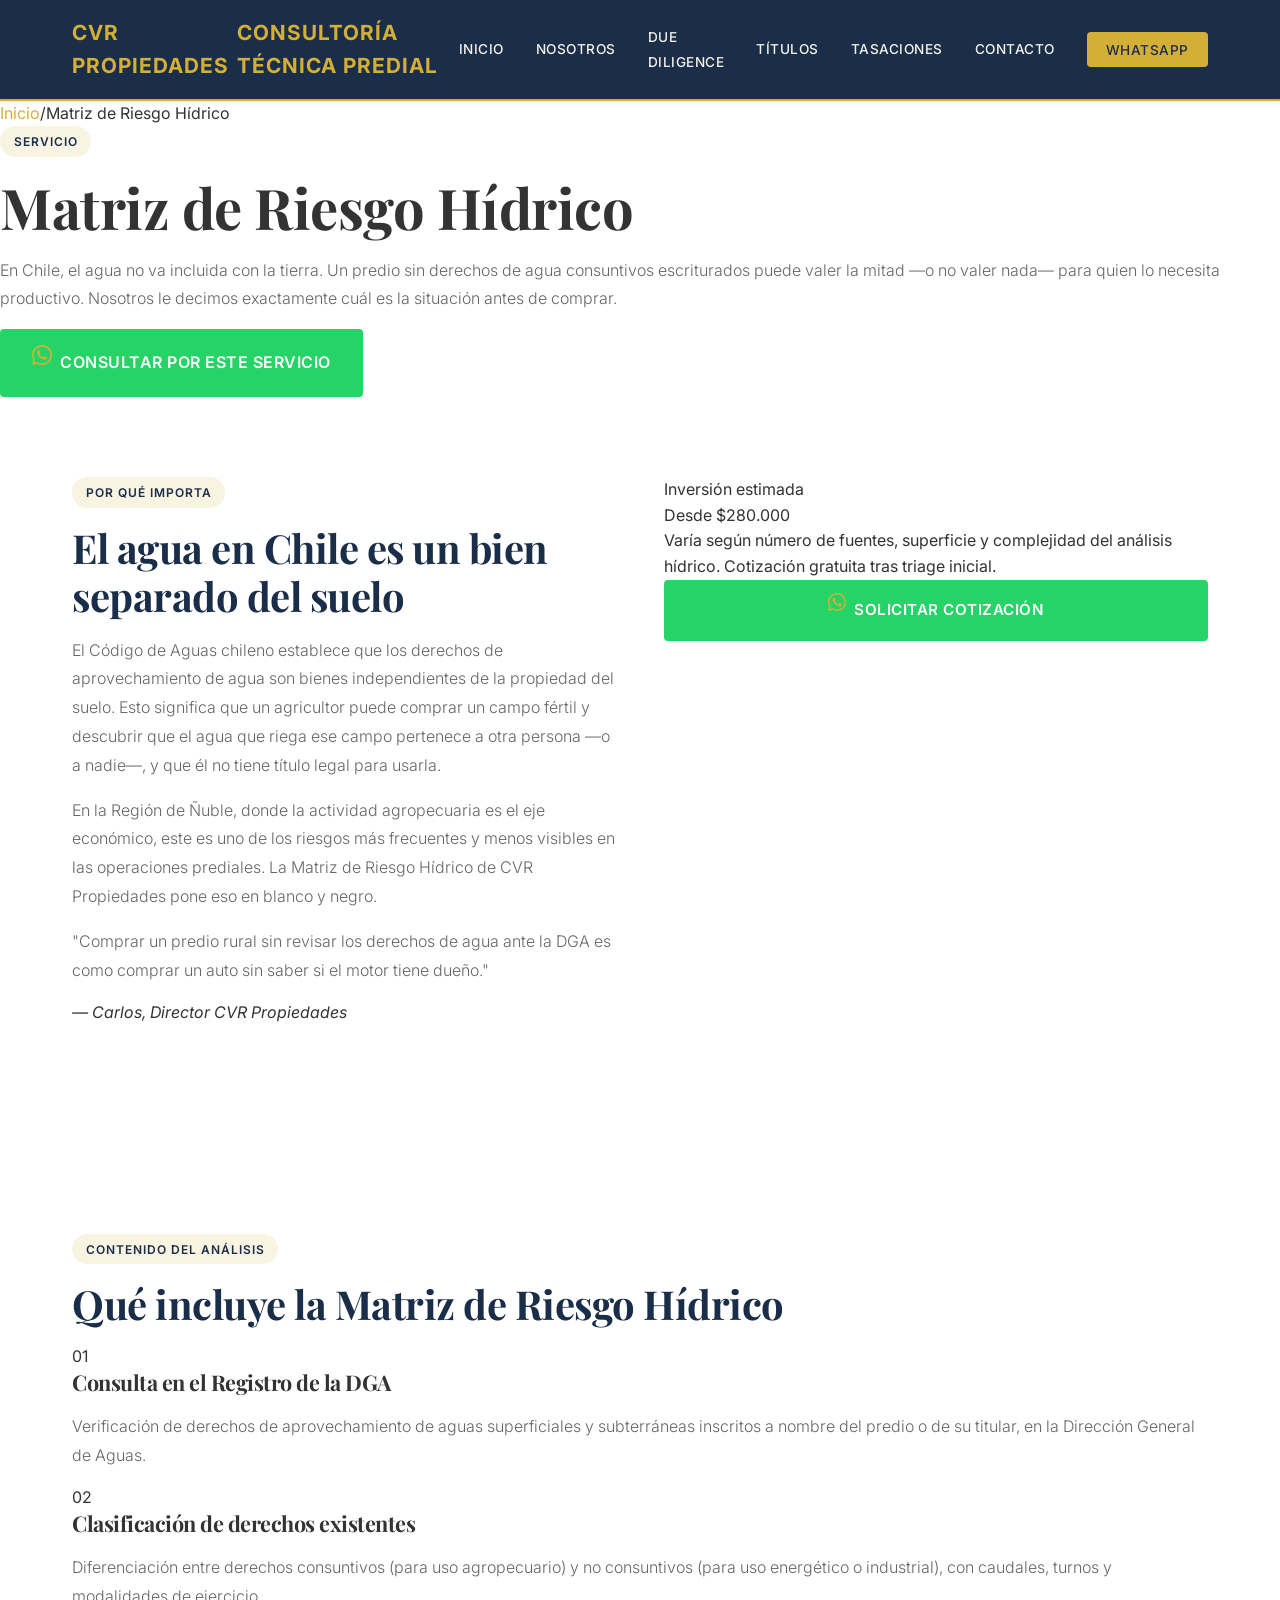
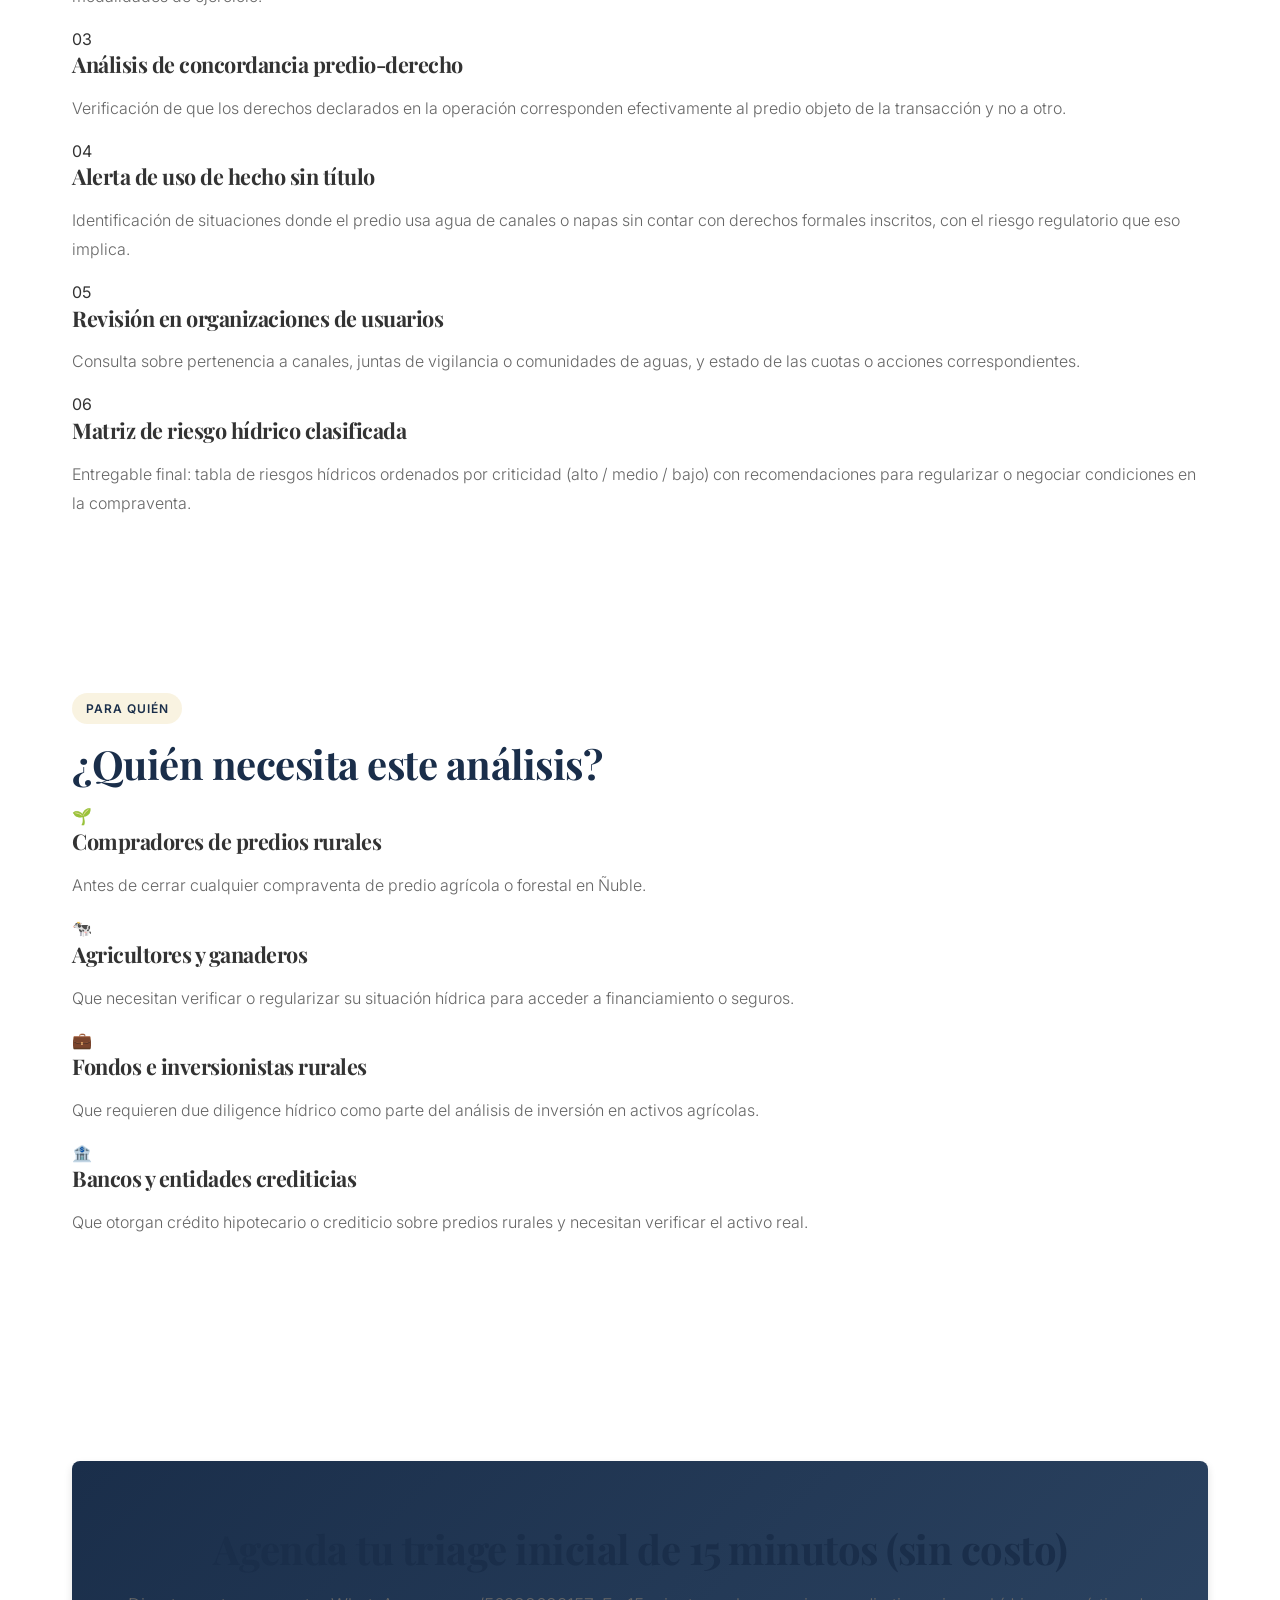
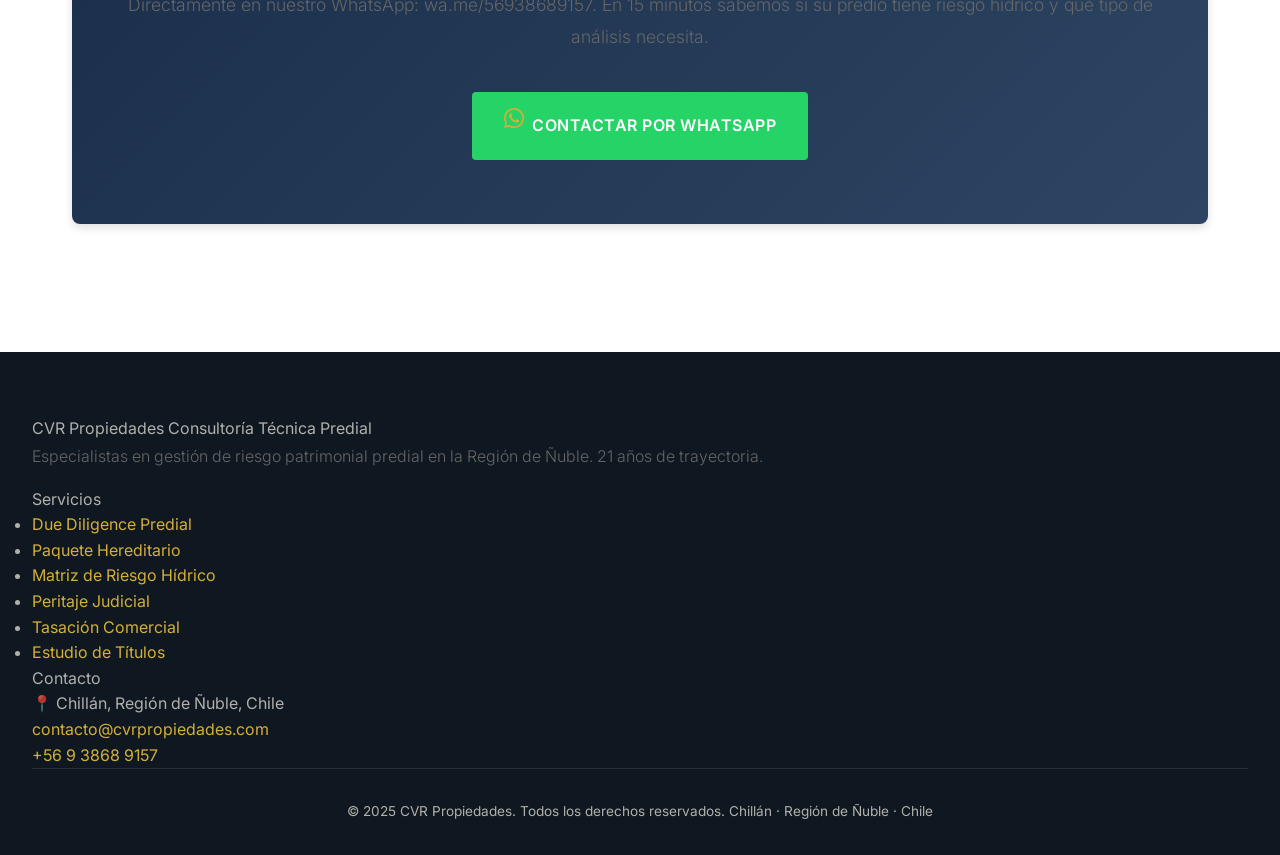
<file: matriz-riesgo-hidrico.html>
<!DOCTYPE html>
<html lang="es">
<head>
  <meta charset="UTF-8" />
  <meta name="viewport" content="width=device-width, initial-scale=1.0" />
  <title>Matriz de Riesgo Hídrico — Derechos de Agua DGA | CVR Propiedades, Ñuble</title>
  <meta name="description" content="Análisis de derechos de agua DGA para predios rurales en la Región de Ñuble. Matriz de riesgo hídrico: derechos consuntivos, no consuntivos, disponibilidad hídrica. CVR Propiedades, Chillán." />
  <meta name="keywords" content="derechos de agua DGA Ñuble, riesgo hídrico predios rurales Chillán, análisis agua DGA Chile, derechos consuntivos Biobío Nuble" />
  <meta property="og:title" content="Matriz de Riesgo Hídrico — CVR Propiedades" />
  <meta property="og:description" content="Análisis técnico de derechos de agua ante la DGA. Imprescindible para inversiones rurales y agrícolas en la Región de Ñuble." />
  <meta property="og:type" content="website" />
  <meta property="og:url" content="https://cvrpropiedades.cl/matriz-riesgo-hidrico.html" />
  <link rel="canonical" href="https://cvrpropiedades.cl/matriz-riesgo-hidrico.html" />
  <link rel="stylesheet" href="style.css" />
</head>
<body>

<nav class="nav" id="nav">
  <div class="nav__inner">
    <a href="index.html" class="nav__logo">CVR Propiedades<span>Consultoría Técnica Predial</span></a>
    <button class="nav__toggle" id="navToggle" aria-label="Menú"><span></span><span></span><span></span></button>
    <ul class="nav__links" id="navLinks">
      <li><a href="index.html">Inicio</a></li>
      <li><a href="nosotros.html">Nosotros</a></li>
      <li><a href="due-diligence.html">Due Diligence</a></li>
      <li><a href="estudio-titulos.html">Títulos</a></li>
      <li><a href="tasacion-comercial.html">Tasaciones</a></li>
      <li><a href="contacto.html">Contacto</a></li>
      <li><a href="https://wa.me/56938689157" class="nav__cta" target="_blank" rel="noopener">WhatsApp</a></li>
    </ul>
  </div>
</nav>

<section class="service-hero">
  <div class="container">
    <div class="service-hero__inner">
      <nav class="breadcrumb"><a href="index.html">Inicio</a><span class="breadcrumb__sep">/</span><span>Matriz de Riesgo Hídrico</span></nav>
      <span class="tag">Servicio</span>
      <h1>Matriz de Riesgo Hídrico</h1>
      <p>En Chile, el agua no va incluida con la tierra. Un predio sin derechos de agua consuntivos escriturados puede valer la mitad —o no valer nada— para quien lo necesita productivo. Nosotros le decimos exactamente cuál es la situación antes de comprar.</p>
      <a href="https://wa.me/56938689157" class="btn btn-whatsapp btn-lg" target="_blank" rel="noopener">
        <svg viewBox="0 0 24 24" fill="currentColor" style="width:20px;height:20px;"><path d="M17.472 14.382c-.297-.149-1.758-.867-2.03-.967-.273-.099-.471-.148-.67.15-.197.297-.767.966-.94 1.164-.173.199-.347.223-.644.075-.297-.15-1.255-.463-2.39-1.475-.883-.788-1.48-1.761-1.653-2.059-.173-.297-.018-.458.13-.606.134-.133.298-.347.446-.52.149-.174.198-.298.298-.497.099-.198.05-.371-.025-.52-.075-.149-.669-1.612-.916-2.207-.242-.579-.487-.5-.669-.51-.173-.008-.371-.01-.57-.01-.198 0-.52.074-.792.372-.272.297-1.04 1.016-1.04 2.479 0 1.462 1.065 2.875 1.213 3.074.149.198 2.096 3.2 5.077 4.487.709.306 1.262.489 1.694.625.712.227 1.36.195 1.871.118.571-.085 1.758-.719 2.006-1.413.248-.694.248-1.289.173-1.413z"/><path d="M12 0C5.373 0 0 5.373 0 12c0 2.136.561 4.14 1.535 5.872L0 24l6.322-1.506A11.95 11.95 0 0012 24c6.627 0 12-5.373 12-12S18.627 0 12 0zm0 22c-1.93 0-3.73-.497-5.29-1.367l-.378-.22-3.754.894.924-3.648-.246-.394A9.952 9.952 0 012 12C2 6.477 6.477 2 12 2s10 4.477 10 10-4.477 10-10 10z"/></svg>
        Consultar por este servicio
      </a>
    </div>
  </div>
</section>

<section class="section section--white">
  <div class="container">
    <div class="grid-2">
      <div>
        <span class="tag">Por qué importa</span>
        <h2>El agua en Chile es un bien separado del suelo</h2>
        <p>El Código de Aguas chileno establece que los derechos de aprovechamiento de agua son bienes independientes de la propiedad del suelo. Esto significa que un agricultor puede comprar un campo fértil y descubrir que el agua que riega ese campo pertenece a otra persona —o a nadie—, y que él no tiene título legal para usarla.</p>
        <p style="margin-top:1rem;">En la Región de Ñuble, donde la actividad agropecuaria es el eje económico, este es uno de los riesgos más frecuentes y menos visibles en las operaciones prediales. La Matriz de Riesgo Hídrico de CVR Propiedades pone eso en blanco y negro.</p>
        <div class="quote-block">
          <p>"Comprar un predio rural sin revisar los derechos de agua ante la DGA es como comprar un auto sin saber si el motor tiene dueño."</p>
          <cite>— Carlos, Director CVR Propiedades</cite>
        </div>
      </div>
      <div>
        <div class="price-box">
          <div class="price-box__label">Inversión estimada</div>
          <div class="price-box__value">Desde $280.000</div>
          <div class="price-box__note">Varía según número de fuentes, superficie y complejidad del análisis hídrico. Cotización gratuita tras triage inicial.</div>
          <a href="https://wa.me/56938689157" class="btn btn-whatsapp" style="width:100%; justify-content:center;" target="_blank" rel="noopener">
            <svg viewBox="0 0 24 24" fill="currentColor" style="width:18px;height:18px;"><path d="M17.472 14.382c-.297-.149-1.758-.867-2.03-.967-.273-.099-.471-.148-.67.15-.197.297-.767.966-.94 1.164-.173.199-.347.223-.644.075-.297-.15-1.255-.463-2.39-1.475-.883-.788-1.48-1.761-1.653-2.059-.173-.297-.018-.458.13-.606.134-.133.298-.347.446-.52.149-.174.198-.298.298-.497.099-.198.05-.371-.025-.52-.075-.149-.669-1.612-.916-2.207-.242-.579-.487-.5-.669-.51-.173-.008-.371-.01-.57-.01-.198 0-.52.074-.792.372-.272.297-1.04 1.016-1.04 2.479 0 1.462 1.065 2.875 1.213 3.074.149.198 2.096 3.2 5.077 4.487.709.306 1.262.489 1.694.625.712.227 1.36.195 1.871.118.571-.085 1.758-.719 2.006-1.413.248-.694.248-1.289.173-1.413z"/><path d="M12 0C5.373 0 0 5.373 0 12c0 2.136.561 4.14 1.535 5.872L0 24l6.322-1.506A11.95 11.95 0 0012 24c6.627 0 12-5.373 12-12S18.627 0 12 0zm0 22c-1.93 0-3.73-.497-5.29-1.367l-.378-.22-3.754.894.924-3.648-.246-.394A9.952 9.952 0 012 12C2 6.477 6.477 2 12 2s10 4.477 10 10-4.477 10-10 10z"/></svg>
            Solicitar cotización
          </a>
        </div>
      </div>
    </div>
  </div>
</section>

<section class="section section--cream">
  <div class="container">
    <span class="tag">Contenido del análisis</span>
    <h2>Qué incluye la Matriz de Riesgo Hídrico</h2>
    <div class="includes-list">
      <div class="include-item">
        <div class="include-item__num">01</div>
        <div>
          <h4>Consulta en el Registro de la DGA</h4>
          <p>Verificación de derechos de aprovechamiento de aguas superficiales y subterráneas inscritos a nombre del predio o de su titular, en la Dirección General de Aguas.</p>
        </div>
      </div>
      <div class="include-item">
        <div class="include-item__num">02</div>
        <div>
          <h4>Clasificación de derechos existentes</h4>
          <p>Diferenciación entre derechos consuntivos (para uso agropecuario) y no consuntivos (para uso energético o industrial), con caudales, turnos y modalidades de ejercicio.</p>
        </div>
      </div>
      <div class="include-item">
        <div class="include-item__num">03</div>
        <div>
          <h4>Análisis de concordancia predio-derecho</h4>
          <p>Verificación de que los derechos declarados en la operación corresponden efectivamente al predio objeto de la transacción y no a otro.</p>
        </div>
      </div>
      <div class="include-item">
        <div class="include-item__num">04</div>
        <div>
          <h4>Alerta de uso de hecho sin título</h4>
          <p>Identificación de situaciones donde el predio usa agua de canales o napas sin contar con derechos formales inscritos, con el riesgo regulatorio que eso implica.</p>
        </div>
      </div>
      <div class="include-item">
        <div class="include-item__num">05</div>
        <div>
          <h4>Revisión en organizaciones de usuarios</h4>
          <p>Consulta sobre pertenencia a canales, juntas de vigilancia o comunidades de aguas, y estado de las cuotas o acciones correspondientes.</p>
        </div>
      </div>
      <div class="include-item">
        <div class="include-item__num">06</div>
        <div>
          <h4>Matriz de riesgo hídrico clasificada</h4>
          <p>Entregable final: tabla de riesgos hídricos ordenados por criticidad (alto / medio / bajo) con recomendaciones para regularizar o negociar condiciones en la compraventa.</p>
        </div>
      </div>
    </div>
  </div>
</section>

<section class="section section--dark">
  <div class="container">
    <span class="tag">Para quién</span>
    <h2>¿Quién necesita este análisis?</h2>
    <div class="audience-grid">
      <div class="audience-item">
        <div class="audience-item__icon">🌱</div>
        <h4>Compradores de predios rurales</h4>
        <p>Antes de cerrar cualquier compraventa de predio agrícola o forestal en Ñuble.</p>
      </div>
      <div class="audience-item">
        <div class="audience-item__icon">🐄</div>
        <h4>Agricultores y ganaderos</h4>
        <p>Que necesitan verificar o regularizar su situación hídrica para acceder a financiamiento o seguros.</p>
      </div>
      <div class="audience-item">
        <div class="audience-item__icon">💼</div>
        <h4>Fondos e inversionistas rurales</h4>
        <p>Que requieren due diligence hídrico como parte del análisis de inversión en activos agrícolas.</p>
      </div>
      <div class="audience-item">
        <div class="audience-item__icon">🏦</div>
        <h4>Bancos y entidades crediticias</h4>
        <p>Que otorgan crédito hipotecario o crediticio sobre predios rurales y necesitan verificar el activo real.</p>
      </div>
    </div>
  </div>
</section>

<section class="section section--white">
  <div class="container">
    <div class="cta-banner">
      <div class="cta-banner__text">
        <h2>Agenda tu triage inicial de 15 minutos (sin costo)</h2>
        <p>Directamente en nuestro WhatsApp: wa.me/56938689157. En 15 minutos sabemos si su predio tiene riesgo hídrico y qué tipo de análisis necesita.</p>
      </div>
      <div class="cta-banner__actions">
        <a href="https://wa.me/56938689157" class="btn btn-whatsapp btn-lg" target="_blank" rel="noopener">
          <svg viewBox="0 0 24 24" fill="currentColor" style="width:20px;height:20px;"><path d="M17.472 14.382c-.297-.149-1.758-.867-2.03-.967-.273-.099-.471-.148-.67.15-.197.297-.767.966-.94 1.164-.173.199-.347.223-.644.075-.297-.15-1.255-.463-2.39-1.475-.883-.788-1.48-1.761-1.653-2.059-.173-.297-.018-.458.13-.606.134-.133.298-.347.446-.52.149-.174.198-.298.298-.497.099-.198.05-.371-.025-.52-.075-.149-.669-1.612-.916-2.207-.242-.579-.487-.5-.669-.51-.173-.008-.371-.01-.57-.01-.198 0-.52.074-.792.372-.272.297-1.04 1.016-1.04 2.479 0 1.462 1.065 2.875 1.213 3.074.149.198 2.096 3.2 5.077 4.487.709.306 1.262.489 1.694.625.712.227 1.36.195 1.871.118.571-.085 1.758-.719 2.006-1.413.248-.694.248-1.289.173-1.413z"/><path d="M12 0C5.373 0 0 5.373 0 12c0 2.136.561 4.14 1.535 5.872L0 24l6.322-1.506A11.95 11.95 0 0012 24c6.627 0 12-5.373 12-12S18.627 0 12 0zm0 22c-1.93 0-3.73-.497-5.29-1.367l-.378-.22-3.754.894.924-3.648-.246-.394A9.952 9.952 0 012 12C2 6.477 6.477 2 12 2s10 4.477 10 10-4.477 10-10 10z"/></svg>
          Contactar por WhatsApp
        </a>
      </div>
    </div>
  </div>
</section>

<footer class="footer">
  <div class="container">
    <div class="footer__grid">
      <div>
        <div class="footer__brand">CVR Propiedades <span>Consultoría Técnica Predial</span></div>
        <p class="footer__desc">Especialistas en gestión de riesgo patrimonial predial en la Región de Ñuble. 21 años de trayectoria.</p>
      </div>
      <div>
        <div class="footer__title">Servicios</div>
        <ul class="footer__links">
          <li><a href="due-diligence.html">Due Diligence Predial</a></li>
          <li><a href="paquete-hereditario.html">Paquete Hereditario</a></li>
          <li><a href="matriz-riesgo-hidrico.html">Matriz de Riesgo Hídrico</a></li>
          <li><a href="peritaje-judicial.html">Peritaje Judicial</a></li>
          <li><a href="tasacion-comercial.html">Tasación Comercial</a></li>
          <li><a href="estudio-titulos.html">Estudio de Títulos</a></li>
        </ul>
      </div>
      <div>
        <div class="footer__title">Contacto</div>
        <div class="footer__contact">
          <div class="footer__contact-item">📍 Chillán, Región de Ñuble, Chile</div>
          <div class="footer__contact-item"><a href="mailto:contacto@cvrpropiedades.com">contacto@cvrpropiedades.com</a></div>
          <div class="footer__contact-item"><a href="https://wa.me/56938689157" target="_blank">+56 9 3868 9157</a></div>
        </div>
      </div>
    </div>
    <div class="footer__bottom">
      <span>© 2025 CVR Propiedades. Todos los derechos reservados.</span>
      <span>Chillán · Región de Ñuble · Chile</span>
    </div>
  </div>
</footer>
<script>
  document.getElementById('navToggle').addEventListener('click', () => document.getElementById('navLinks').classList.toggle('open'));
</script>
</body>
</html>
</file>
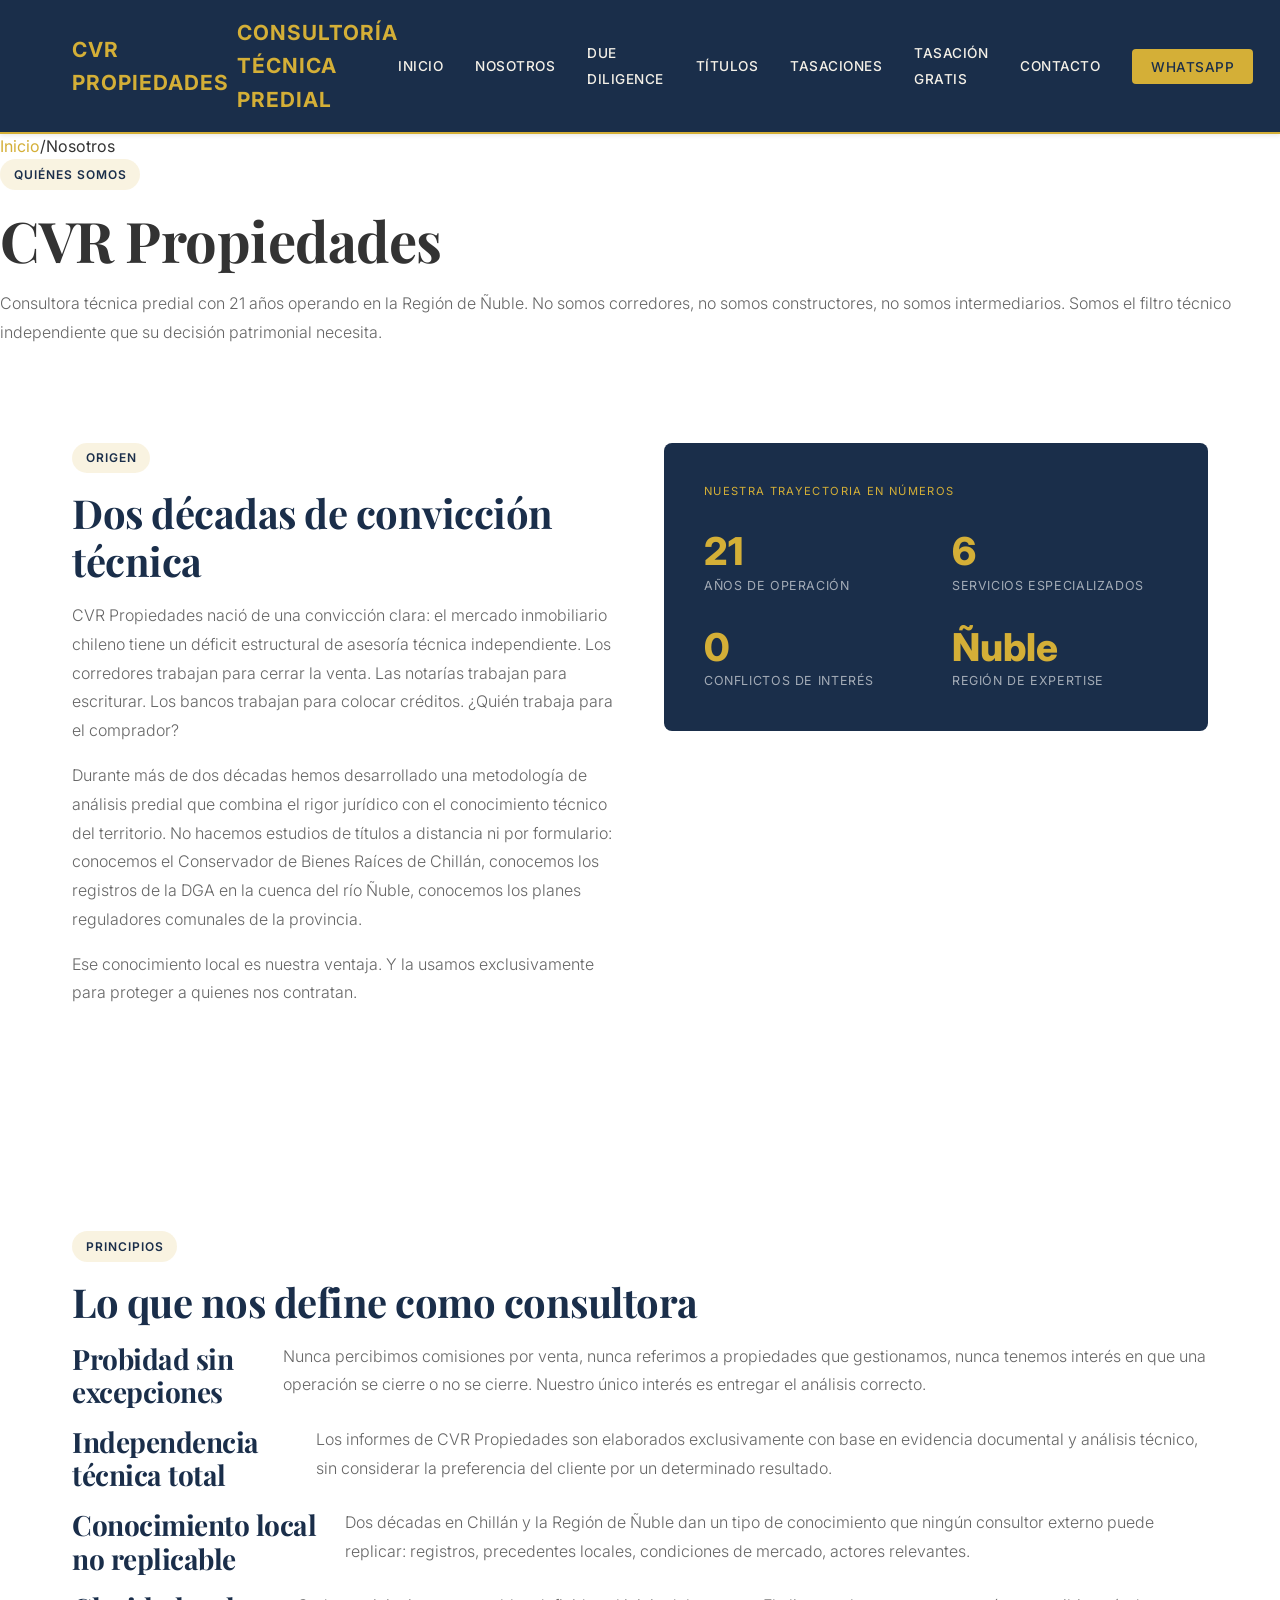
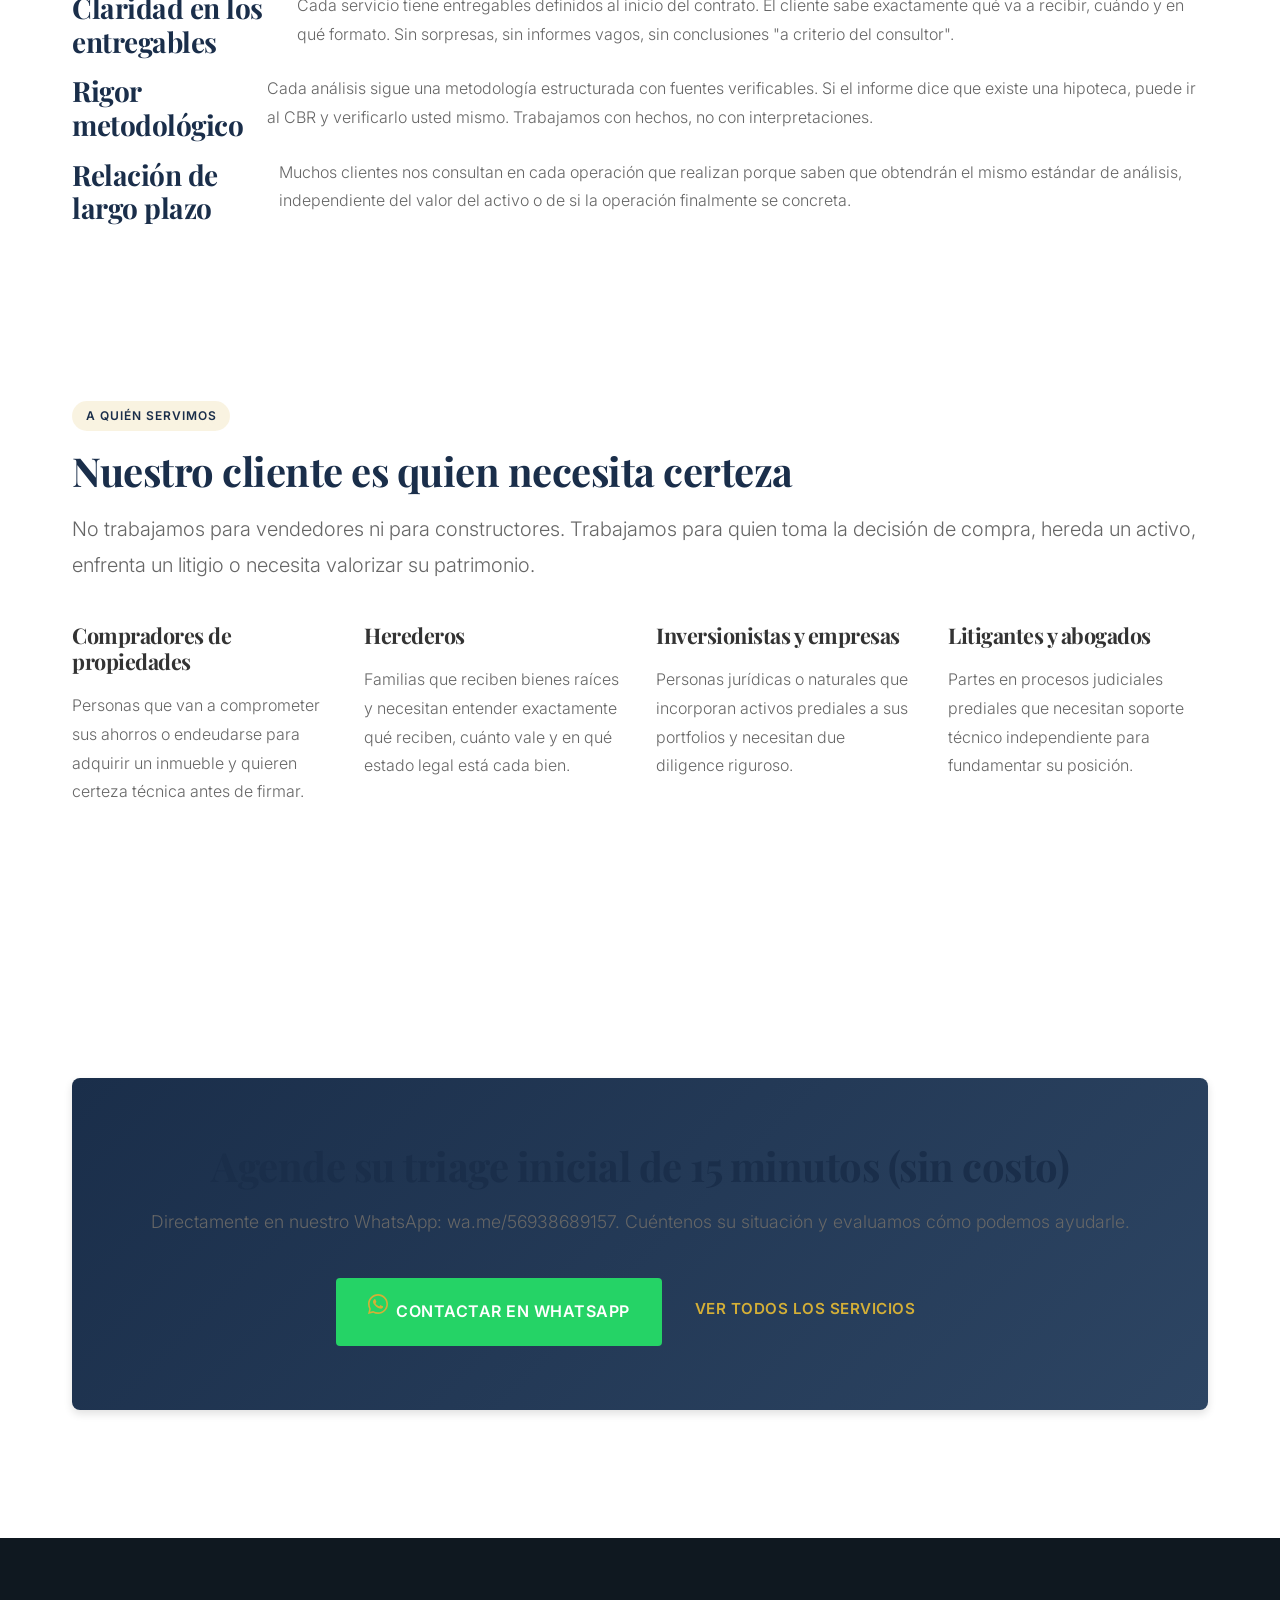
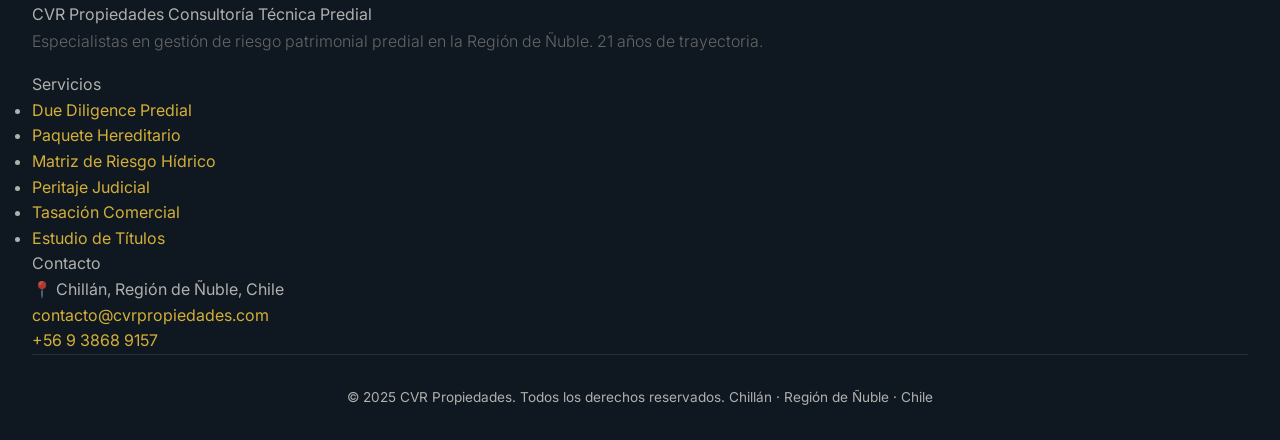
<file: nosotros.html>
<!DOCTYPE html>
<html lang="es">
<head>
  <meta charset="UTF-8" />
  <meta name="viewport" content="width=device-width, initial-scale=1.0" />
  <title>Quiénes Somos — CVR Propiedades | 21 Años de Experiencia Predial en Ñuble</title>
  <meta name="description" content="CVR Propiedades: 21 años de experiencia en gestión de activos prediales en la Región de Ñuble. Consultoría técnica independiente con probidad, rigor y conocimiento local profundo." />
  <meta name="keywords" content="CVR Propiedades Chillán, consultora predial Ñuble, Carlos gestión activos, 21 años experiencia predial Chile" />
  <meta property="og:title" content="Quiénes Somos — CVR Propiedades" />
  <meta property="og:description" content="21 años de trayectoria en gestión de activos prediales en Chillán y la Región de Ñuble. Independencia, probidad y rigor técnico." />
  <meta property="og:type" content="website" />
  <meta property="og:url" content="https://cvrpropiedades.cl/nosotros.html" />
  <link rel="canonical" href="https://cvrpropiedades.cl/nosotros.html" />
  <link rel="stylesheet" href="style.css" />
</head>
<body>

<nav class="nav" id="nav">
  <div class="nav__inner">
    <a href="index.html" class="nav__logo">CVR Propiedades<span>Consultoría Técnica Predial</span></a>
    <button class="nav__toggle" id="navToggle" aria-label="Menú"><span></span><span></span><span></span></button>
    <ul class="nav__links" id="navLinks">
      <li><a href="index.html">Inicio</a></li>
      <li><a href="nosotros.html" class="active">Nosotros</a></li>
      <li><a href="due-diligence.html">Due Diligence</a></li>
      <li><a href="estudio-titulos.html">Títulos</a></li>
      <li><a href="tasacion-comercial.html">Tasaciones</a></li>
      <li><a href="tasacion-gratis.html">Tasación Gratis</a></li>
      <li><a href="contacto.html">Contacto</a></li>
      <li><a href="https://wa.me/56938689157" class="nav__cta" target="_blank" rel="noopener">WhatsApp</a></li>
    </ul>
  </div>
</nav>

<section class="service-hero">
  <div class="container">
    <div class="service-hero__inner">
      <nav class="breadcrumb"><a href="index.html">Inicio</a><span class="breadcrumb__sep">/</span><span>Nosotros</span></nav>
      <span class="tag">Quiénes somos</span>
      <h1>CVR Propiedades</h1>
      <p>Consultora técnica predial con 21 años operando en la Región de Ñuble. No somos corredores, no somos constructores, no somos intermediarios. Somos el filtro técnico independiente que su decisión patrimonial necesita.</p>
    </div>
  </div>
</section>

<!-- HISTORIA -->
<section class="section section--white">
  <div class="container">
    <div class="grid-2">
      <div>
        <span class="tag">Origen</span>
        <h2>Dos décadas de convicción técnica</h2>
        <p>CVR Propiedades nació de una convicción clara: el mercado inmobiliario chileno tiene un déficit estructural de asesoría técnica independiente. Los corredores trabajan para cerrar la venta. Las notarías trabajan para escriturar. Los bancos trabajan para colocar créditos. ¿Quién trabaja para el comprador?</p>
        <p style="margin-top:1rem;">Durante más de dos décadas hemos desarrollado una metodología de análisis predial que combina el rigor jurídico con el conocimiento técnico del territorio. No hacemos estudios de títulos a distancia ni por formulario: conocemos el Conservador de Bienes Raíces de Chillán, conocemos los registros de la DGA en la cuenca del río Ñuble, conocemos los planes reguladores comunales de la provincia.</p>
        <p style="margin-top:1rem;">Ese conocimiento local es nuestra ventaja. Y la usamos exclusivamente para proteger a quienes nos contratan.</p>
      </div>
      <div>
        <div style="background:var(--navy); border-radius:8px; padding:2.5rem; color:white;">
          <div style="font-size:0.7rem; letter-spacing:0.12em; text-transform:uppercase; color:var(--gold); margin-bottom:2rem;">Nuestra trayectoria en números</div>
          <div style="display:grid; grid-template-columns:1fr 1fr; gap:2rem;">
            <div>
              <div style="font-size:2.4rem; font-weight:800; color:var(--gold); line-height:1;">21</div>
              <div style="font-size:0.78rem; color:rgba(255,255,255,0.6); text-transform:uppercase; letter-spacing:0.05em; margin-top:0.3rem;">Años de operación</div>
            </div>
            <div>
              <div style="font-size:2.4rem; font-weight:800; color:var(--gold); line-height:1;">6</div>
              <div style="font-size:0.78rem; color:rgba(255,255,255,0.6); text-transform:uppercase; letter-spacing:0.05em; margin-top:0.3rem;">Servicios especializados</div>
            </div>
            <div>
              <div style="font-size:2.4rem; font-weight:800; color:var(--gold); line-height:1;">0</div>
              <div style="font-size:0.78rem; color:rgba(255,255,255,0.6); text-transform:uppercase; letter-spacing:0.05em; margin-top:0.3rem;">Conflictos de interés</div>
            </div>
            <div>
              <div style="font-size:2.4rem; font-weight:800; color:var(--gold); line-height:1;">Ñuble</div>
              <div style="font-size:0.78rem; color:rgba(255,255,255,0.6); text-transform:uppercase; letter-spacing:0.05em; margin-top:0.3rem;">Región de expertise</div>
            </div>
          </div>
        </div>
      </div>
    </div>
  </div>
</section>

<!-- VALORES -->
<section class="section section--dark">
  <div class="container">
    <span class="tag">Principios</span>
    <h2>Lo que nos define como consultora</h2>
    <div class="why-grid">
      <div class="why-item">
        <h3>Probidad sin excepciones</h3>
        <p>Nunca percibimos comisiones por venta, nunca referimos a propiedades que gestionamos, nunca tenemos interés en que una operación se cierre o no se cierre. Nuestro único interés es entregar el análisis correcto.</p>
      </div>
      <div class="why-item">
        <h3>Independencia técnica total</h3>
        <p>Los informes de CVR Propiedades son elaborados exclusivamente con base en evidencia documental y análisis técnico, sin considerar la preferencia del cliente por un determinado resultado.</p>
      </div>
      <div class="why-item">
        <h3>Conocimiento local no replicable</h3>
        <p>Dos décadas en Chillán y la Región de Ñuble dan un tipo de conocimiento que ningún consultor externo puede replicar: registros, precedentes locales, condiciones de mercado, actores relevantes.</p>
      </div>
      <div class="why-item">
        <h3>Claridad en los entregables</h3>
        <p>Cada servicio tiene entregables definidos al inicio del contrato. El cliente sabe exactamente qué va a recibir, cuándo y en qué formato. Sin sorpresas, sin informes vagos, sin conclusiones "a criterio del consultor".</p>
      </div>
      <div class="why-item">
        <h3>Rigor metodológico</h3>
        <p>Cada análisis sigue una metodología estructurada con fuentes verificables. Si el informe dice que existe una hipoteca, puede ir al CBR y verificarlo usted mismo. Trabajamos con hechos, no con interpretaciones.</p>
      </div>
      <div class="why-item">
        <h3>Relación de largo plazo</h3>
        <p>Muchos clientes nos consultan en cada operación que realizan porque saben que obtendrán el mismo estándar de análisis, independiente del valor del activo o de si la operación finalmente se concreta.</p>
      </div>
    </div>
  </div>
</section>

<!-- A QUIÉN SERVIMOS -->
<section class="section section--cream">
  <div class="container">
    <span class="tag">A quién servimos</span>
    <h2>Nuestro cliente es quien necesita certeza</h2>
    <p class="lead">No trabajamos para vendedores ni para constructores. Trabajamos para quien toma la decisión de compra, hereda un activo, enfrenta un litigio o necesita valorizar su patrimonio.</p>
    <div class="steps" style="margin-top:2.5rem;">
      <div class="step-item">
        <h4>Compradores de propiedades</h4>
        <p>Personas que van a comprometer sus ahorros o endeudarse para adquirir un inmueble y quieren certeza técnica antes de firmar.</p>
      </div>
      <div class="step-item">
        <h4>Herederos</h4>
        <p>Familias que reciben bienes raíces y necesitan entender exactamente qué reciben, cuánto vale y en qué estado legal está cada bien.</p>
      </div>
      <div class="step-item">
        <h4>Inversionistas y empresas</h4>
        <p>Personas jurídicas o naturales que incorporan activos prediales a sus portfolios y necesitan due diligence riguroso.</p>
      </div>
      <div class="step-item">
        <h4>Litigantes y abogados</h4>
        <p>Partes en procesos judiciales prediales que necesitan soporte técnico independiente para fundamentar su posición.</p>
      </div>
    </div>
  </div>
</section>

<!-- CTA -->
<section class="section section--white">
  <div class="container">
    <div class="cta-banner">
      <div class="cta-banner__text">
        <h2>Agende su triage inicial de 15 minutos (sin costo)</h2>
        <p>Directamente en nuestro WhatsApp: wa.me/56938689157. Cuéntenos su situación y evaluamos cómo podemos ayudarle.</p>
      </div>
      <div class="cta-banner__actions">
        <a href="https://wa.me/56938689157" class="btn btn-whatsapp btn-lg" target="_blank" rel="noopener">
          <svg viewBox="0 0 24 24" fill="currentColor" style="width:20px;height:20px;"><path d="M17.472 14.382c-.297-.149-1.758-.867-2.03-.967-.273-.099-.471-.148-.67.15-.197.297-.767.966-.94 1.164-.173.199-.347.223-.644.075-.297-.15-1.255-.463-2.39-1.475-.883-.788-1.48-1.761-1.653-2.059-.173-.297-.018-.458.13-.606.134-.133.298-.347.446-.52.149-.174.198-.298.298-.497.099-.198.05-.371-.025-.52-.075-.149-.669-1.612-.916-2.207-.242-.579-.487-.5-.669-.51-.173-.008-.371-.01-.57-.01-.198 0-.52.074-.792.372-.272.297-1.04 1.016-1.04 2.479 0 1.462 1.065 2.875 1.213 3.074.149.198 2.096 3.2 5.077 4.487.709.306 1.262.489 1.694.625.712.227 1.36.195 1.871.118.571-.085 1.758-.719 2.006-1.413.248-.694.248-1.289.173-1.413z"/><path d="M12 0C5.373 0 0 5.373 0 12c0 2.136.561 4.14 1.535 5.872L0 24l6.322-1.506A11.95 11.95 0 0012 24c6.627 0 12-5.373 12-12S18.627 0 12 0zm0 22c-1.93 0-3.73-.497-5.29-1.367l-.378-.22-3.754.894.924-3.648-.246-.394A9.952 9.952 0 012 12C2 6.477 6.477 2 12 2s10 4.477 10 10-4.477 10-10 10z"/></svg>
          Contactar en WhatsApp
        </a>
        <a href="contacto.html" class="btn btn-outline-gold">Ver todos los servicios</a>
      </div>
    </div>
  </div>
</section>

<footer class="footer">
  <div class="container">
    <div class="footer__grid">
      <div>
        <div class="footer__brand">CVR Propiedades <span>Consultoría Técnica Predial</span></div>
        <p class="footer__desc">Especialistas en gestión de riesgo patrimonial predial en la Región de Ñuble. 21 años de trayectoria.</p>
      </div>
      <div>
        <div class="footer__title">Servicios</div>
        <ul class="footer__links">
          <li><a href="due-diligence.html">Due Diligence Predial</a></li>
          <li><a href="paquete-hereditario.html">Paquete Hereditario</a></li>
          <li><a href="matriz-riesgo-hidrico.html">Matriz de Riesgo Hídrico</a></li>
          <li><a href="peritaje-judicial.html">Peritaje Judicial</a></li>
          <li><a href="tasacion-comercial.html">Tasación Comercial</a></li>
          <li><a href="estudio-titulos.html">Estudio de Títulos</a></li>
        </ul>
      </div>
      <div>
        <div class="footer__title">Contacto</div>
        <div class="footer__contact">
          <div class="footer__contact-item">📍 Chillán, Región de Ñuble, Chile</div>
          <div class="footer__contact-item"><a href="mailto:contacto@cvrpropiedades.com">contacto@cvrpropiedades.com</a></div>
          <div class="footer__contact-item"><a href="https://wa.me/56938689157" target="_blank">+56 9 3868 9157</a></div>
        </div>
      </div>
    </div>
    <div class="footer__bottom">
      <span>© 2025 CVR Propiedades. Todos los derechos reservados.</span>
      <span>Chillán · Región de Ñuble · Chile</span>
    </div>
  </div>
</footer>
<script>
  document.getElementById('navToggle').addEventListener('click', () => document.getElementById('navLinks').classList.toggle('open'));
</script>
</body>
</html>
</file>
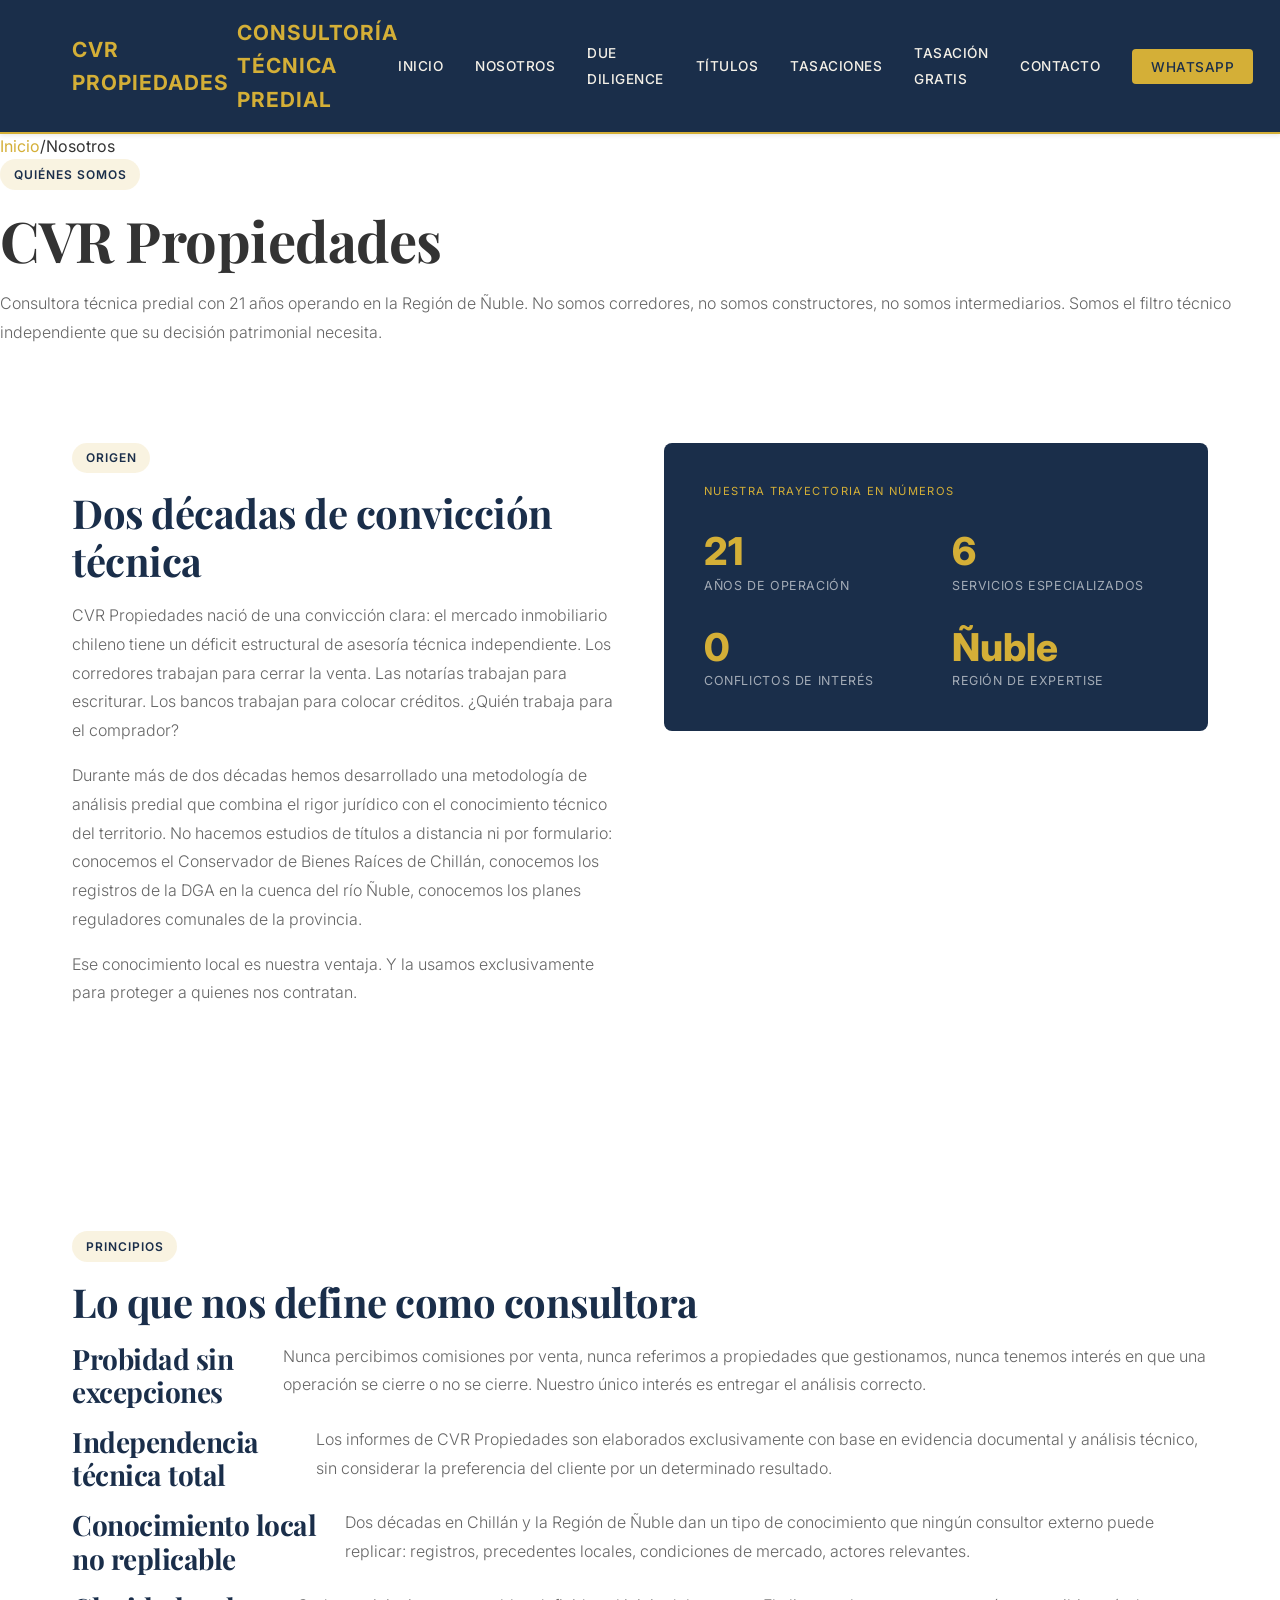
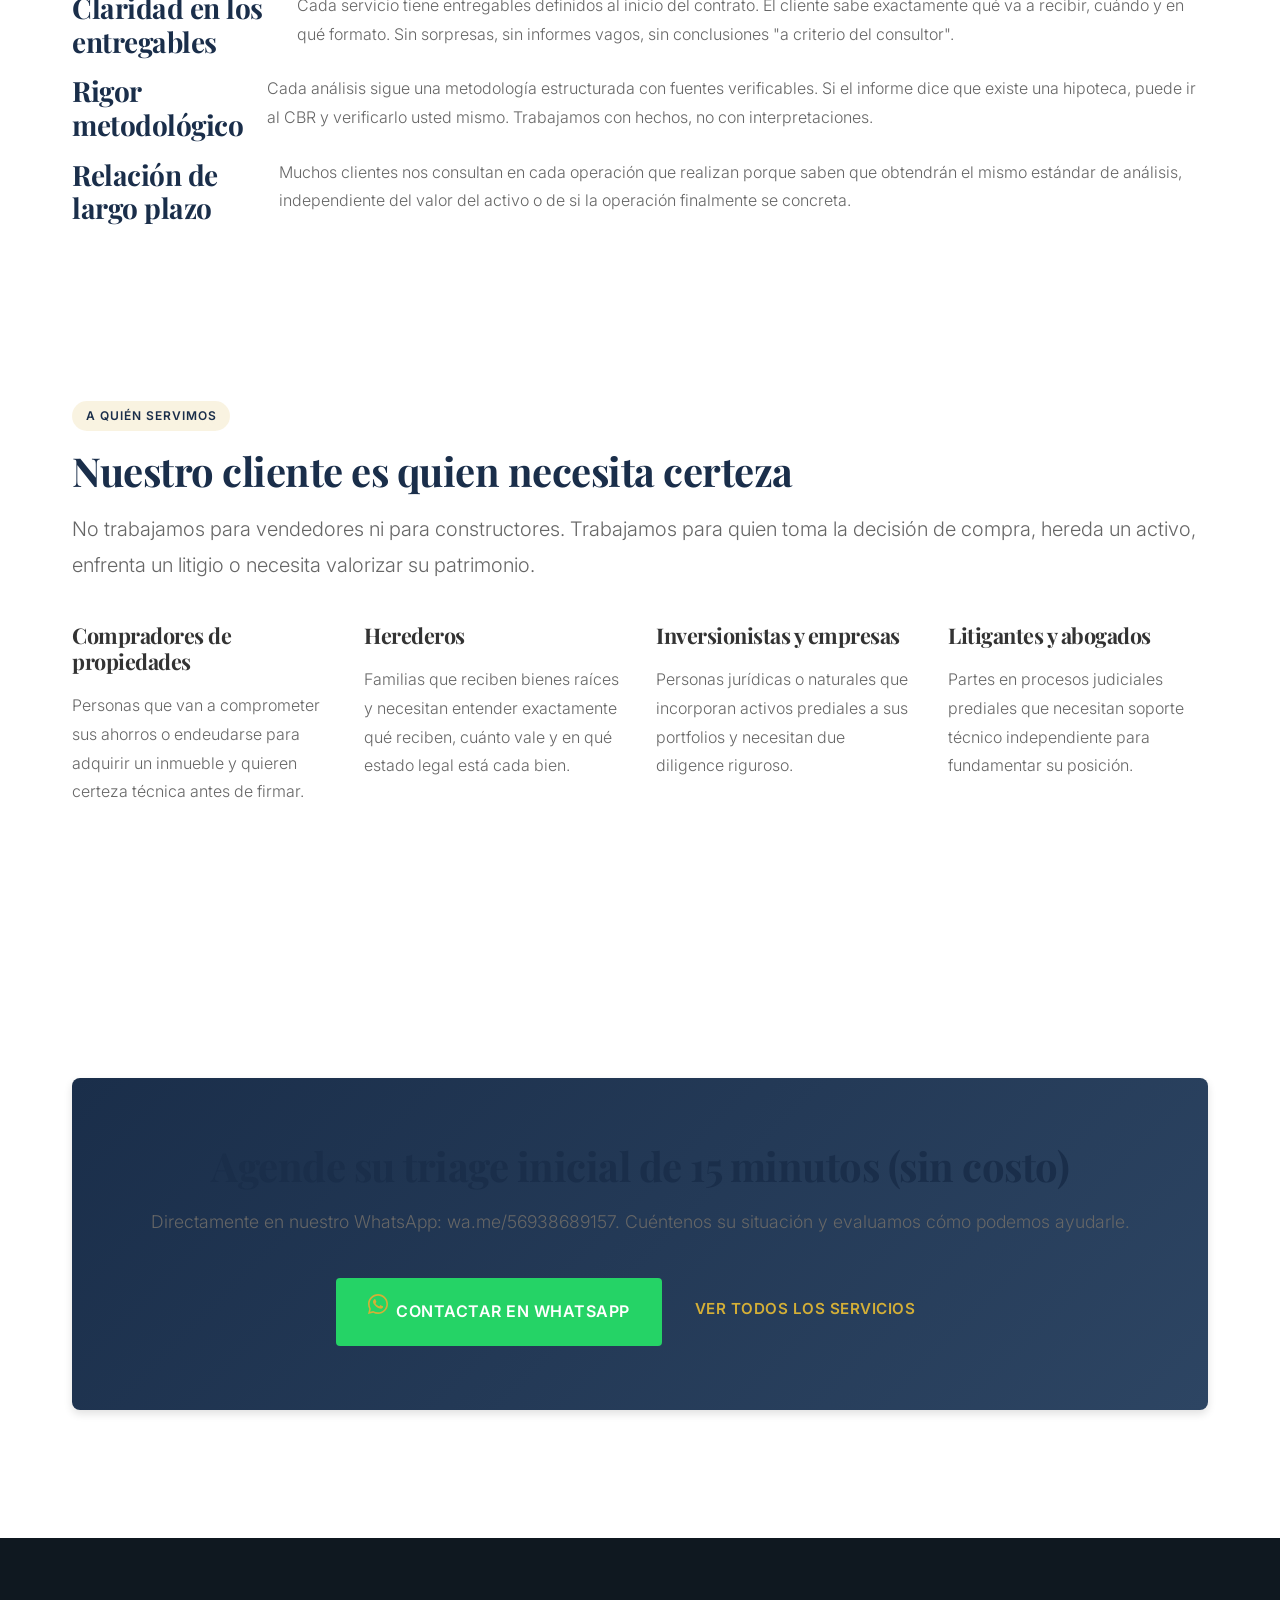
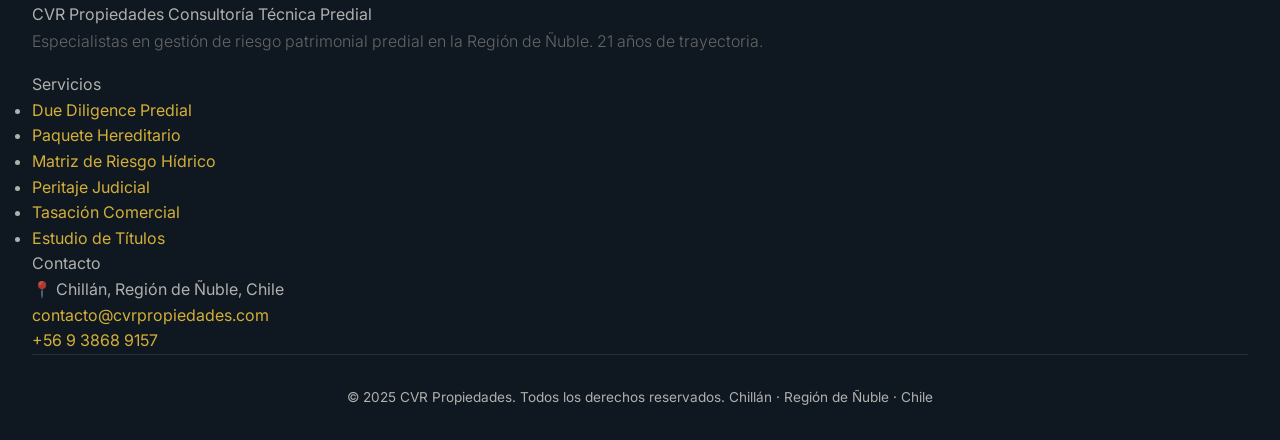
<file: NOSOTR~3.HTM>
<!DOCTYPE html>
<html lang="es">
<head>
  <meta charset="UTF-8" />
  <meta name="viewport" content="width=device-width, initial-scale=1.0" />
  <title>Quiénes Somos — CVR Propiedades | 21 Años de Experiencia Predial en Ñuble</title>
  <meta name="description" content="CVR Propiedades: 21 años de experiencia en gestión de activos prediales en la Región de Ñuble. Consultoría técnica independiente con probidad, rigor y conocimiento local profundo." />
  <meta name="keywords" content="CVR Propiedades Chillán, consultora predial Ñuble, Carlos gestión activos, 21 años experiencia predial Chile" />
  <meta property="og:title" content="Quiénes Somos — CVR Propiedades" />
  <meta property="og:description" content="21 años de trayectoria en gestión de activos prediales en Chillán y la Región de Ñuble. Independencia, probidad y rigor técnico." />
  <meta property="og:type" content="website" />
  <meta property="og:url" content="https://cvrpropiedades.cl/nosotros.html" />
  <link rel="canonical" href="https://cvrpropiedades.cl/nosotros.html" />
  <link rel="stylesheet" href="style.css" />
</head>
<body>

<nav class="nav" id="nav">
  <div class="nav__inner">
    <a href="index.html" class="nav__logo">CVR Propiedades<span>Consultoría Técnica Predial</span></a>
    <button class="nav__toggle" id="navToggle" aria-label="Menú"><span></span><span></span><span></span></button>
    <ul class="nav__links" id="navLinks">
      <li><a href="index.html">Inicio</a></li>
      <li><a href="nosotros.html" class="active">Nosotros</a></li>
      <li><a href="due-diligence.html">Due Diligence</a></li>
      <li><a href="estudio-titulos.html">Títulos</a></li>
      <li><a href="tasacion-comercial.html">Tasaciones</a></li>
      <li><a href="tasacion-gratis.html">Tasación Gratis</a></li>
      <li><a href="contacto.html">Contacto</a></li>
      <li><a href="https://wa.me/56938689157" class="nav__cta" target="_blank" rel="noopener">WhatsApp</a></li>
    </ul>
  </div>
</nav>

<section class="service-hero">
  <div class="container">
    <div class="service-hero__inner">
      <nav class="breadcrumb"><a href="index.html">Inicio</a><span class="breadcrumb__sep">/</span><span>Nosotros</span></nav>
      <span class="tag">Quiénes somos</span>
      <h1>CVR Propiedades</h1>
      <p>Consultora técnica predial con 21 años operando en la Región de Ñuble. No somos corredores, no somos constructores, no somos intermediarios. Somos el filtro técnico independiente que su decisión patrimonial necesita.</p>
    </div>
  </div>
</section>

<!-- HISTORIA -->
<section class="section section--white">
  <div class="container">
    <div class="grid-2">
      <div>
        <span class="tag">Origen</span>
        <h2>Dos décadas de convicción técnica</h2>
        <p>CVR Propiedades nació de una convicción clara: el mercado inmobiliario chileno tiene un déficit estructural de asesoría técnica independiente. Los corredores trabajan para cerrar la venta. Las notarías trabajan para escriturar. Los bancos trabajan para colocar créditos. ¿Quién trabaja para el comprador?</p>
        <p style="margin-top:1rem;">Durante más de dos décadas hemos desarrollado una metodología de análisis predial que combina el rigor jurídico con el conocimiento técnico del territorio. No hacemos estudios de títulos a distancia ni por formulario: conocemos el Conservador de Bienes Raíces de Chillán, conocemos los registros de la DGA en la cuenca del río Ñuble, conocemos los planes reguladores comunales de la provincia.</p>
        <p style="margin-top:1rem;">Ese conocimiento local es nuestra ventaja. Y la usamos exclusivamente para proteger a quienes nos contratan.</p>
      </div>
      <div>
        <div style="background:var(--navy); border-radius:8px; padding:2.5rem; color:white;">
          <div style="font-size:0.7rem; letter-spacing:0.12em; text-transform:uppercase; color:var(--gold); margin-bottom:2rem;">Nuestra trayectoria en números</div>
          <div style="display:grid; grid-template-columns:1fr 1fr; gap:2rem;">
            <div>
              <div style="font-size:2.4rem; font-weight:800; color:var(--gold); line-height:1;">21</div>
              <div style="font-size:0.78rem; color:rgba(255,255,255,0.6); text-transform:uppercase; letter-spacing:0.05em; margin-top:0.3rem;">Años de operación</div>
            </div>
            <div>
              <div style="font-size:2.4rem; font-weight:800; color:var(--gold); line-height:1;">6</div>
              <div style="font-size:0.78rem; color:rgba(255,255,255,0.6); text-transform:uppercase; letter-spacing:0.05em; margin-top:0.3rem;">Servicios especializados</div>
            </div>
            <div>
              <div style="font-size:2.4rem; font-weight:800; color:var(--gold); line-height:1;">0</div>
              <div style="font-size:0.78rem; color:rgba(255,255,255,0.6); text-transform:uppercase; letter-spacing:0.05em; margin-top:0.3rem;">Conflictos de interés</div>
            </div>
            <div>
              <div style="font-size:2.4rem; font-weight:800; color:var(--gold); line-height:1;">Ñuble</div>
              <div style="font-size:0.78rem; color:rgba(255,255,255,0.6); text-transform:uppercase; letter-spacing:0.05em; margin-top:0.3rem;">Región de expertise</div>
            </div>
          </div>
        </div>
      </div>
    </div>
  </div>
</section>

<!-- VALORES -->
<section class="section section--dark">
  <div class="container">
    <span class="tag">Principios</span>
    <h2>Lo que nos define como consultora</h2>
    <div class="why-grid">
      <div class="why-item">
        <h3>Probidad sin excepciones</h3>
        <p>Nunca percibimos comisiones por venta, nunca referimos a propiedades que gestionamos, nunca tenemos interés en que una operación se cierre o no se cierre. Nuestro único interés es entregar el análisis correcto.</p>
      </div>
      <div class="why-item">
        <h3>Independencia técnica total</h3>
        <p>Los informes de CVR Propiedades son elaborados exclusivamente con base en evidencia documental y análisis técnico, sin considerar la preferencia del cliente por un determinado resultado.</p>
      </div>
      <div class="why-item">
        <h3>Conocimiento local no replicable</h3>
        <p>Dos décadas en Chillán y la Región de Ñuble dan un tipo de conocimiento que ningún consultor externo puede replicar: registros, precedentes locales, condiciones de mercado, actores relevantes.</p>
      </div>
      <div class="why-item">
        <h3>Claridad en los entregables</h3>
        <p>Cada servicio tiene entregables definidos al inicio del contrato. El cliente sabe exactamente qué va a recibir, cuándo y en qué formato. Sin sorpresas, sin informes vagos, sin conclusiones "a criterio del consultor".</p>
      </div>
      <div class="why-item">
        <h3>Rigor metodológico</h3>
        <p>Cada análisis sigue una metodología estructurada con fuentes verificables. Si el informe dice que existe una hipoteca, puede ir al CBR y verificarlo usted mismo. Trabajamos con hechos, no con interpretaciones.</p>
      </div>
      <div class="why-item">
        <h3>Relación de largo plazo</h3>
        <p>Muchos clientes nos consultan en cada operación que realizan porque saben que obtendrán el mismo estándar de análisis, independiente del valor del activo o de si la operación finalmente se concreta.</p>
      </div>
    </div>
  </div>
</section>

<!-- A QUIÉN SERVIMOS -->
<section class="section section--cream">
  <div class="container">
    <span class="tag">A quién servimos</span>
    <h2>Nuestro cliente es quien necesita certeza</h2>
    <p class="lead">No trabajamos para vendedores ni para constructores. Trabajamos para quien toma la decisión de compra, hereda un activo, enfrenta un litigio o necesita valorizar su patrimonio.</p>
    <div class="steps" style="margin-top:2.5rem;">
      <div class="step-item">
        <h4>Compradores de propiedades</h4>
        <p>Personas que van a comprometer sus ahorros o endeudarse para adquirir un inmueble y quieren certeza técnica antes de firmar.</p>
      </div>
      <div class="step-item">
        <h4>Herederos</h4>
        <p>Familias que reciben bienes raíces y necesitan entender exactamente qué reciben, cuánto vale y en qué estado legal está cada bien.</p>
      </div>
      <div class="step-item">
        <h4>Inversionistas y empresas</h4>
        <p>Personas jurídicas o naturales que incorporan activos prediales a sus portfolios y necesitan due diligence riguroso.</p>
      </div>
      <div class="step-item">
        <h4>Litigantes y abogados</h4>
        <p>Partes en procesos judiciales prediales que necesitan soporte técnico independiente para fundamentar su posición.</p>
      </div>
    </div>
  </div>
</section>

<!-- CTA -->
<section class="section section--white">
  <div class="container">
    <div class="cta-banner">
      <div class="cta-banner__text">
        <h2>Agende su triage inicial de 15 minutos (sin costo)</h2>
        <p>Directamente en nuestro WhatsApp: wa.me/56938689157. Cuéntenos su situación y evaluamos cómo podemos ayudarle.</p>
      </div>
      <div class="cta-banner__actions">
        <a href="https://wa.me/56938689157" class="btn btn-whatsapp btn-lg" target="_blank" rel="noopener">
          <svg viewBox="0 0 24 24" fill="currentColor" style="width:20px;height:20px;"><path d="M17.472 14.382c-.297-.149-1.758-.867-2.03-.967-.273-.099-.471-.148-.67.15-.197.297-.767.966-.94 1.164-.173.199-.347.223-.644.075-.297-.15-1.255-.463-2.39-1.475-.883-.788-1.48-1.761-1.653-2.059-.173-.297-.018-.458.13-.606.134-.133.298-.347.446-.52.149-.174.198-.298.298-.497.099-.198.05-.371-.025-.52-.075-.149-.669-1.612-.916-2.207-.242-.579-.487-.5-.669-.51-.173-.008-.371-.01-.57-.01-.198 0-.52.074-.792.372-.272.297-1.04 1.016-1.04 2.479 0 1.462 1.065 2.875 1.213 3.074.149.198 2.096 3.2 5.077 4.487.709.306 1.262.489 1.694.625.712.227 1.36.195 1.871.118.571-.085 1.758-.719 2.006-1.413.248-.694.248-1.289.173-1.413z"/><path d="M12 0C5.373 0 0 5.373 0 12c0 2.136.561 4.14 1.535 5.872L0 24l6.322-1.506A11.95 11.95 0 0012 24c6.627 0 12-5.373 12-12S18.627 0 12 0zm0 22c-1.93 0-3.73-.497-5.29-1.367l-.378-.22-3.754.894.924-3.648-.246-.394A9.952 9.952 0 012 12C2 6.477 6.477 2 12 2s10 4.477 10 10-4.477 10-10 10z"/></svg>
          Contactar en WhatsApp
        </a>
        <a href="contacto.html" class="btn btn-outline-gold">Ver todos los servicios</a>
      </div>
    </div>
  </div>
</section>

<footer class="footer">
  <div class="container">
    <div class="footer__grid">
      <div>
        <div class="footer__brand">CVR Propiedades <span>Consultoría Técnica Predial</span></div>
        <p class="footer__desc">Especialistas en gestión de riesgo patrimonial predial en la Región de Ñuble. 21 años de trayectoria.</p>
      </div>
      <div>
        <div class="footer__title">Servicios</div>
        <ul class="footer__links">
          <li><a href="due-diligence.html">Due Diligence Predial</a></li>
          <li><a href="paquete-hereditario.html">Paquete Hereditario</a></li>
          <li><a href="matriz-riesgo-hidrico.html">Matriz de Riesgo Hídrico</a></li>
          <li><a href="peritaje-judicial.html">Peritaje Judicial</a></li>
          <li><a href="tasacion-comercial.html">Tasación Comercial</a></li>
          <li><a href="estudio-titulos.html">Estudio de Títulos</a></li>
        </ul>
      </div>
      <div>
        <div class="footer__title">Contacto</div>
        <div class="footer__contact">
          <div class="footer__contact-item">📍 Chillán, Región de Ñuble, Chile</div>
          <div class="footer__contact-item"><a href="mailto:contacto@cvrpropiedades.com">contacto@cvrpropiedades.com</a></div>
          <div class="footer__contact-item"><a href="https://wa.me/56938689157" target="_blank">+56 9 3868 9157</a></div>
        </div>
      </div>
    </div>
    <div class="footer__bottom">
      <span>© 2025 CVR Propiedades. Todos los derechos reservados.</span>
      <span>Chillán · Región de Ñuble · Chile</span>
    </div>
  </div>
</footer>
<script>
  document.getElementById('navToggle').addEventListener('click', () => document.getElementById('navLinks').classList.toggle('open'));
</script>
</body>
</html>
</file>
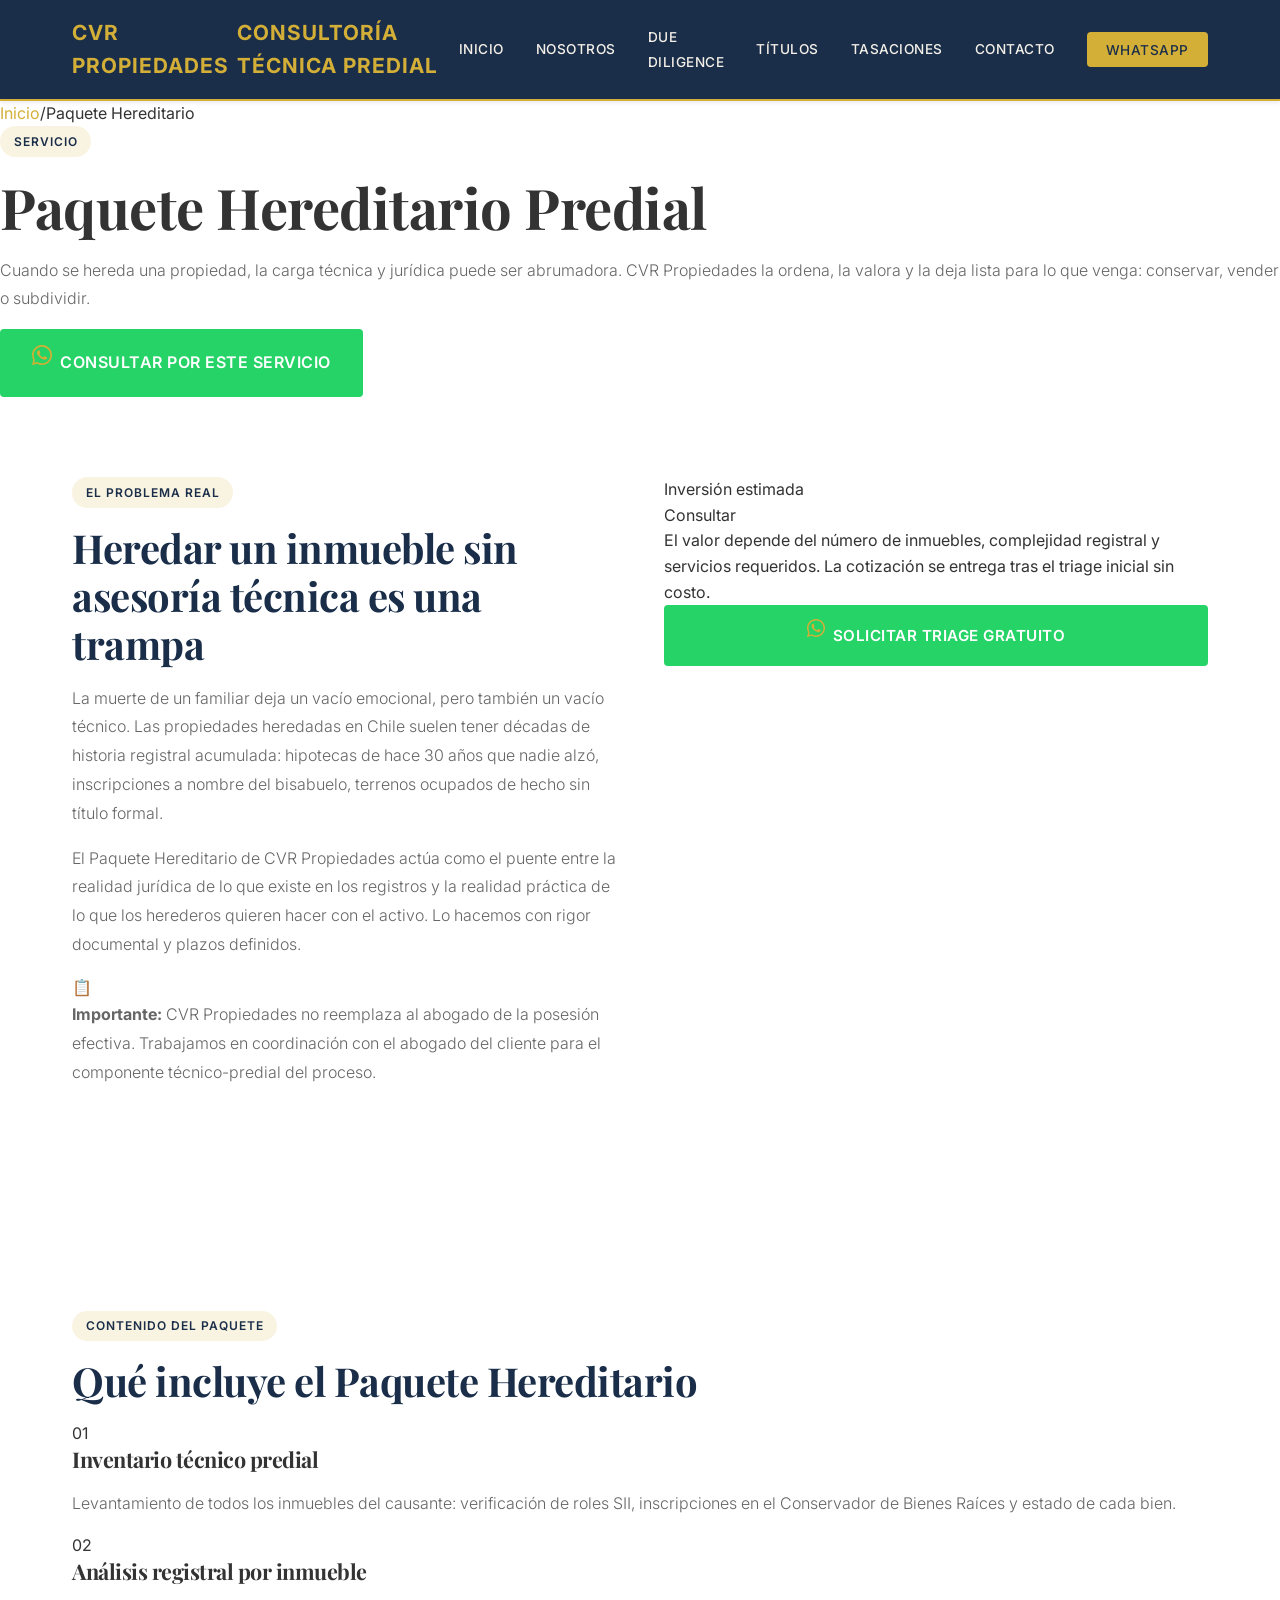
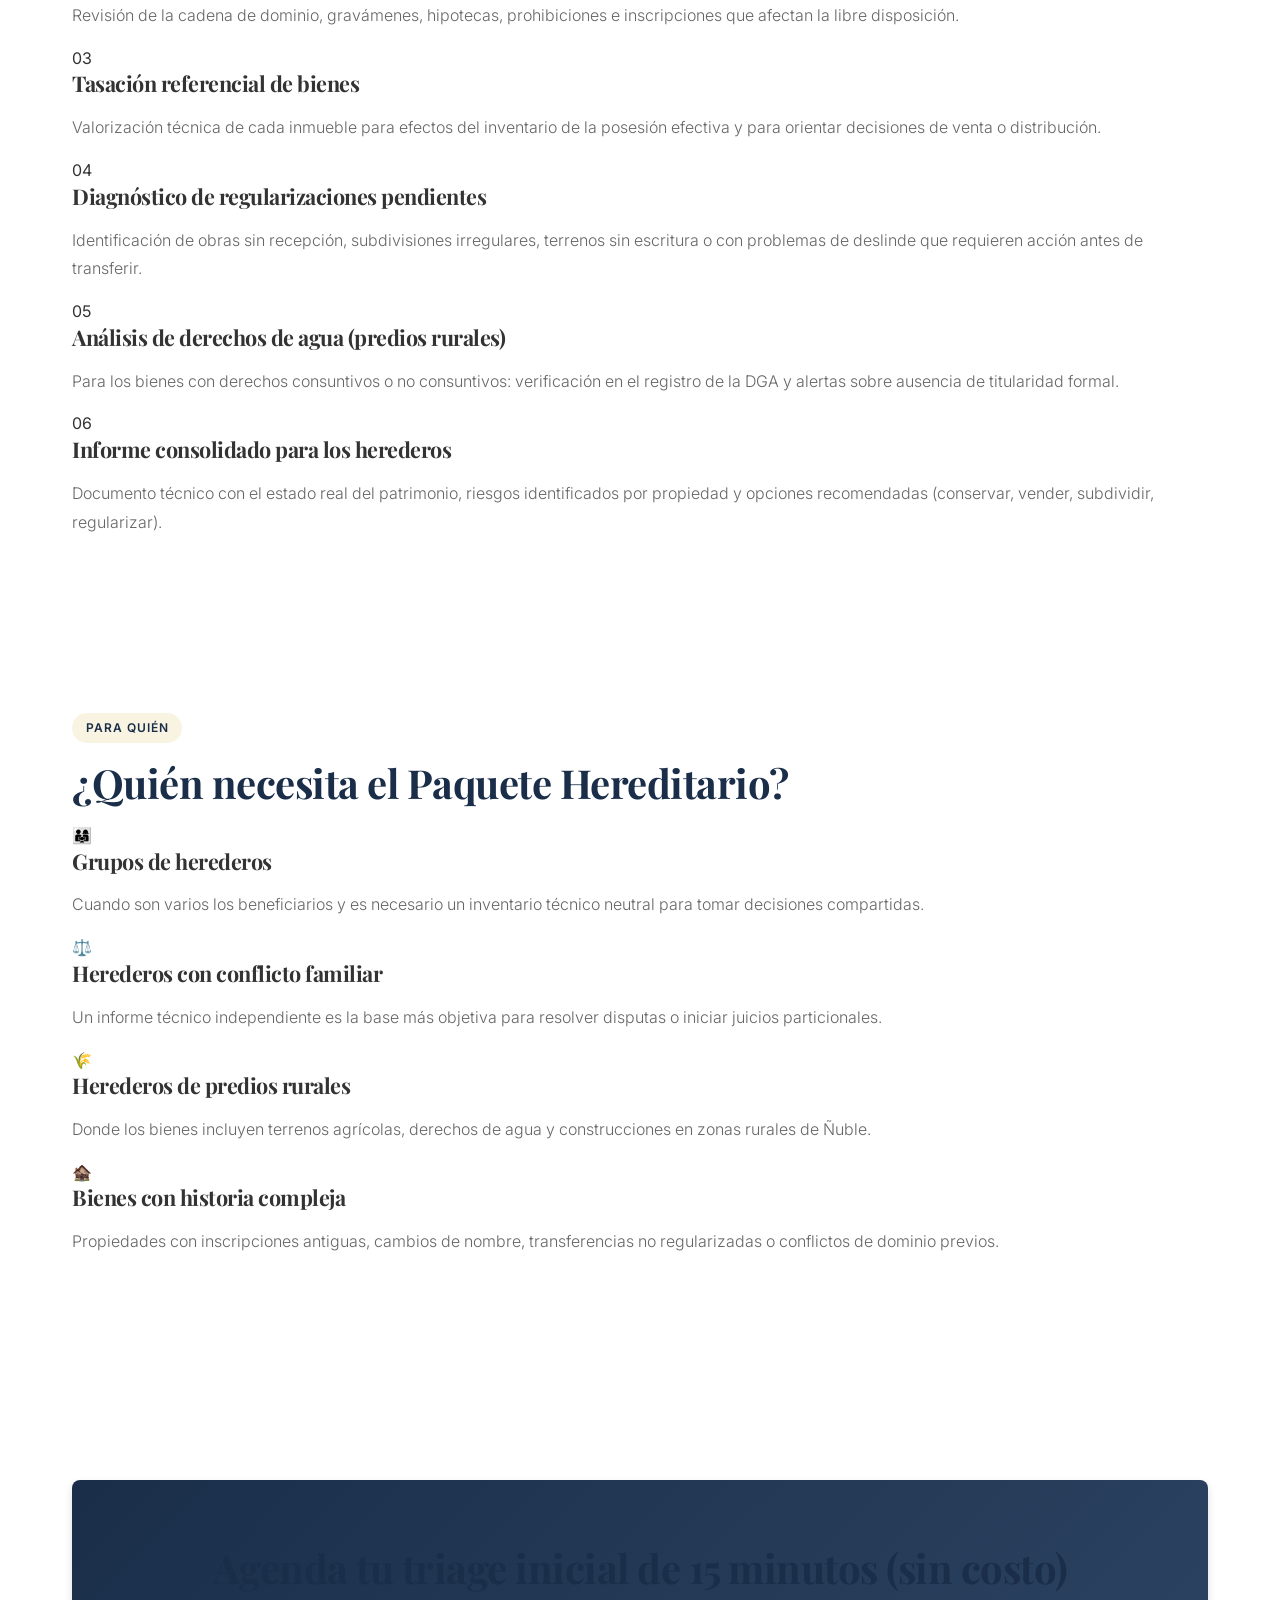
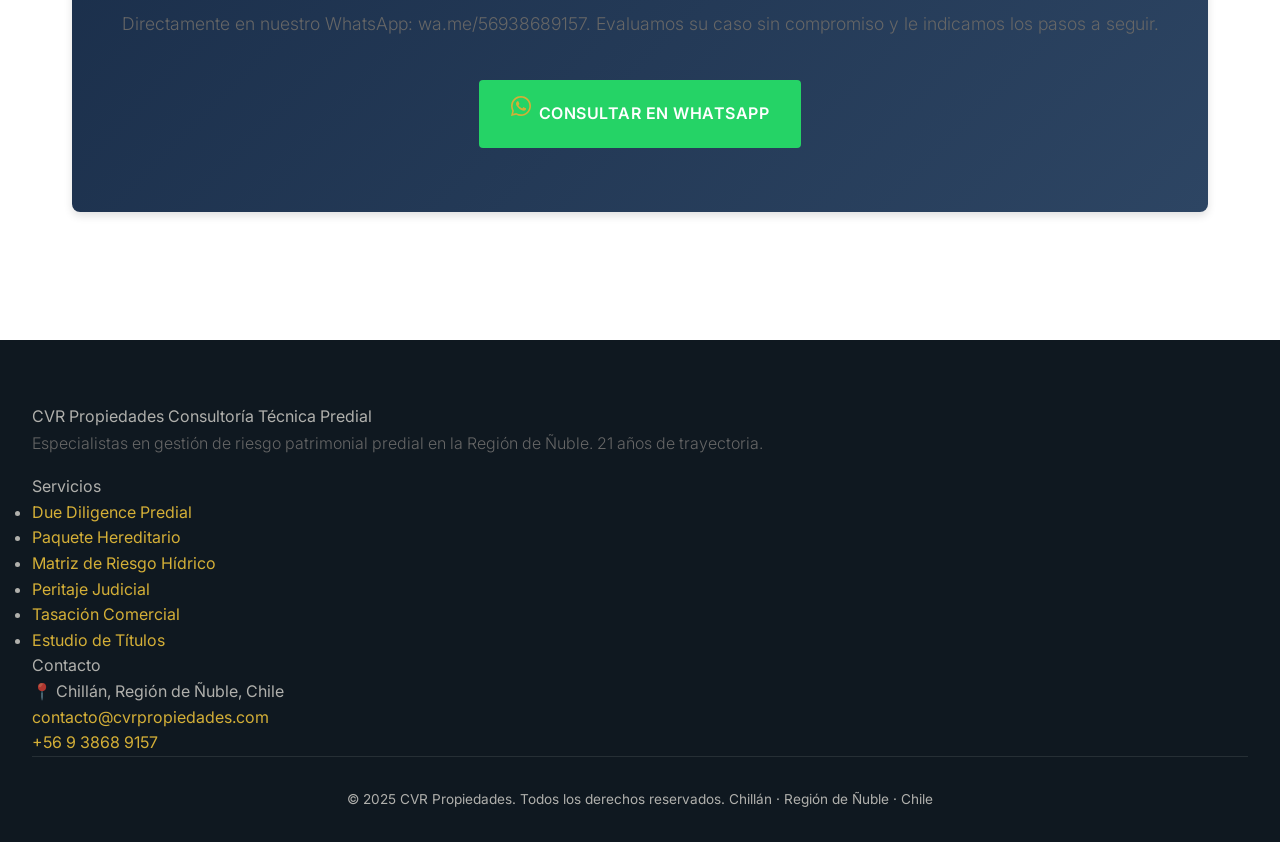
<file: paquete-hereditario.html>
<!DOCTYPE html>
<html lang="es">
<head>
  <meta charset="UTF-8" />
  <meta name="viewport" content="width=device-width, initial-scale=1.0" />
  <title>Paquete Hereditario Predial — CVR Propiedades | Chillán, Ñuble</title>
  <meta name="description" content="Paquete hereditario predial en Chillán y Región de Ñuble. Acompañamiento técnico para herederos: inventario predial, posesión efectiva, subdivisiones y regularización de bienes raíces. CVR Propiedades." />
  <meta name="keywords" content="herencia bienes raíces Chillán, posesión efectiva inmueble Ñuble, regularización predial herederos Chile, subdivisión hereditaria" />
  <meta property="og:title" content="Paquete Hereditario — CVR Propiedades" />
  <meta property="og:description" content="Acompañamiento técnico para herederos que necesitan ordenar, valorizar y regularizar el patrimonio predial recibido." />
  <meta property="og:type" content="website" />
  <meta property="og:url" content="https://cvrpropiedades.cl/paquete-hereditario.html" />
  <link rel="canonical" href="https://cvrpropiedades.cl/paquete-hereditario.html" />
  <link rel="stylesheet" href="style.css" />
</head>
<body>

<nav class="nav" id="nav">
  <div class="nav__inner">
    <a href="index.html" class="nav__logo">CVR Propiedades<span>Consultoría Técnica Predial</span></a>
    <button class="nav__toggle" id="navToggle" aria-label="Menú"><span></span><span></span><span></span></button>
    <ul class="nav__links" id="navLinks">
      <li><a href="index.html">Inicio</a></li>
      <li><a href="nosotros.html">Nosotros</a></li>
      <li><a href="due-diligence.html">Due Diligence</a></li>
      <li><a href="estudio-titulos.html">Títulos</a></li>
      <li><a href="tasacion-comercial.html">Tasaciones</a></li>
      <li><a href="contacto.html">Contacto</a></li>
      <li><a href="https://wa.me/56938689157" class="nav__cta" target="_blank" rel="noopener">WhatsApp</a></li>
    </ul>
  </div>
</nav>

<section class="service-hero">
  <div class="container">
    <div class="service-hero__inner">
      <nav class="breadcrumb"><a href="index.html">Inicio</a><span class="breadcrumb__sep">/</span><span>Paquete Hereditario</span></nav>
      <span class="tag">Servicio</span>
      <h1>Paquete Hereditario Predial</h1>
      <p>Cuando se hereda una propiedad, la carga técnica y jurídica puede ser abrumadora. CVR Propiedades la ordena, la valora y la deja lista para lo que venga: conservar, vender o subdividir.</p>
      <a href="https://wa.me/56938689157" class="btn btn-whatsapp btn-lg" target="_blank" rel="noopener">
        <svg viewBox="0 0 24 24" fill="currentColor" style="width:20px;height:20px;"><path d="M17.472 14.382c-.297-.149-1.758-.867-2.03-.967-.273-.099-.471-.148-.67.15-.197.297-.767.966-.94 1.164-.173.199-.347.223-.644.075-.297-.15-1.255-.463-2.39-1.475-.883-.788-1.48-1.761-1.653-2.059-.173-.297-.018-.458.13-.606.134-.133.298-.347.446-.52.149-.174.198-.298.298-.497.099-.198.05-.371-.025-.52-.075-.149-.669-1.612-.916-2.207-.242-.579-.487-.5-.669-.51-.173-.008-.371-.01-.57-.01-.198 0-.52.074-.792.372-.272.297-1.04 1.016-1.04 2.479 0 1.462 1.065 2.875 1.213 3.074.149.198 2.096 3.2 5.077 4.487.709.306 1.262.489 1.694.625.712.227 1.36.195 1.871.118.571-.085 1.758-.719 2.006-1.413.248-.694.248-1.289.173-1.413z"/><path d="M12 0C5.373 0 0 5.373 0 12c0 2.136.561 4.14 1.535 5.872L0 24l6.322-1.506A11.95 11.95 0 0012 24c6.627 0 12-5.373 12-12S18.627 0 12 0zm0 22c-1.93 0-3.73-.497-5.29-1.367l-.378-.22-3.754.894.924-3.648-.246-.394A9.952 9.952 0 012 12C2 6.477 6.477 2 12 2s10 4.477 10 10-4.477 10-10 10z"/></svg>
        Consultar por este servicio
      </a>
    </div>
  </div>
</section>

<section class="section section--white">
  <div class="container">
    <div class="grid-2">
      <div>
        <span class="tag">El problema real</span>
        <h2>Heredar un inmueble sin asesoría técnica es una trampa</h2>
        <p>La muerte de un familiar deja un vacío emocional, pero también un vacío técnico. Las propiedades heredadas en Chile suelen tener décadas de historia registral acumulada: hipotecas de hace 30 años que nadie alzó, inscripciones a nombre del bisabuelo, terrenos ocupados de hecho sin título formal.</p>
        <p style="margin-top:1rem;">El Paquete Hereditario de CVR Propiedades actúa como el puente entre la realidad jurídica de lo que existe en los registros y la realidad práctica de lo que los herederos quieren hacer con el activo. Lo hacemos con rigor documental y plazos definidos.</p>
        <div class="notice">
          <div class="notice__icon">📋</div>
          <p><strong>Importante:</strong> CVR Propiedades no reemplaza al abogado de la posesión efectiva. Trabajamos en coordinación con el abogado del cliente para el componente técnico-predial del proceso.</p>
        </div>
      </div>
      <div>
        <div class="price-box">
          <div class="price-box__label">Inversión estimada</div>
          <div class="price-box__value">Consultar</div>
          <div class="price-box__note">El valor depende del número de inmuebles, complejidad registral y servicios requeridos. La cotización se entrega tras el triage inicial sin costo.</div>
          <a href="https://wa.me/56938689157" class="btn btn-whatsapp" style="width:100%; justify-content:center;" target="_blank" rel="noopener">
            <svg viewBox="0 0 24 24" fill="currentColor" style="width:18px;height:18px;"><path d="M17.472 14.382c-.297-.149-1.758-.867-2.03-.967-.273-.099-.471-.148-.67.15-.197.297-.767.966-.94 1.164-.173.199-.347.223-.644.075-.297-.15-1.255-.463-2.39-1.475-.883-.788-1.48-1.761-1.653-2.059-.173-.297-.018-.458.13-.606.134-.133.298-.347.446-.52.149-.174.198-.298.298-.497.099-.198.05-.371-.025-.52-.075-.149-.669-1.612-.916-2.207-.242-.579-.487-.5-.669-.51-.173-.008-.371-.01-.57-.01-.198 0-.52.074-.792.372-.272.297-1.04 1.016-1.04 2.479 0 1.462 1.065 2.875 1.213 3.074.149.198 2.096 3.2 5.077 4.487.709.306 1.262.489 1.694.625.712.227 1.36.195 1.871.118.571-.085 1.758-.719 2.006-1.413.248-.694.248-1.289.173-1.413z"/><path d="M12 0C5.373 0 0 5.373 0 12c0 2.136.561 4.14 1.535 5.872L0 24l6.322-1.506A11.95 11.95 0 0012 24c6.627 0 12-5.373 12-12S18.627 0 12 0zm0 22c-1.93 0-3.73-.497-5.29-1.367l-.378-.22-3.754.894.924-3.648-.246-.394A9.952 9.952 0 012 12C2 6.477 6.477 2 12 2s10 4.477 10 10-4.477 10-10 10z"/></svg>
            Solicitar triage gratuito
          </a>
        </div>
      </div>
    </div>
  </div>
</section>

<section class="section section--cream">
  <div class="container">
    <span class="tag">Contenido del paquete</span>
    <h2>Qué incluye el Paquete Hereditario</h2>
    <div class="includes-list">
      <div class="include-item">
        <div class="include-item__num">01</div>
        <div>
          <h4>Inventario técnico predial</h4>
          <p>Levantamiento de todos los inmuebles del causante: verificación de roles SII, inscripciones en el Conservador de Bienes Raíces y estado de cada bien.</p>
        </div>
      </div>
      <div class="include-item">
        <div class="include-item__num">02</div>
        <div>
          <h4>Análisis registral por inmueble</h4>
          <p>Revisión de la cadena de dominio, gravámenes, hipotecas, prohibiciones e inscripciones que afectan la libre disposición.</p>
        </div>
      </div>
      <div class="include-item">
        <div class="include-item__num">03</div>
        <div>
          <h4>Tasación referencial de bienes</h4>
          <p>Valorización técnica de cada inmueble para efectos del inventario de la posesión efectiva y para orientar decisiones de venta o distribución.</p>
        </div>
      </div>
      <div class="include-item">
        <div class="include-item__num">04</div>
        <div>
          <h4>Diagnóstico de regularizaciones pendientes</h4>
          <p>Identificación de obras sin recepción, subdivisiones irregulares, terrenos sin escritura o con problemas de deslinde que requieren acción antes de transferir.</p>
        </div>
      </div>
      <div class="include-item">
        <div class="include-item__num">05</div>
        <div>
          <h4>Análisis de derechos de agua (predios rurales)</h4>
          <p>Para los bienes con derechos consuntivos o no consuntivos: verificación en el registro de la DGA y alertas sobre ausencia de titularidad formal.</p>
        </div>
      </div>
      <div class="include-item">
        <div class="include-item__num">06</div>
        <div>
          <h4>Informe consolidado para los herederos</h4>
          <p>Documento técnico con el estado real del patrimonio, riesgos identificados por propiedad y opciones recomendadas (conservar, vender, subdividir, regularizar).</p>
        </div>
      </div>
    </div>
  </div>
</section>

<section class="section section--dark">
  <div class="container">
    <span class="tag">Para quién</span>
    <h2>¿Quién necesita el Paquete Hereditario?</h2>
    <div class="audience-grid">
      <div class="audience-item">
        <div class="audience-item__icon">👨‍👩‍👧</div>
        <h4>Grupos de herederos</h4>
        <p>Cuando son varios los beneficiarios y es necesario un inventario técnico neutral para tomar decisiones compartidas.</p>
      </div>
      <div class="audience-item">
        <div class="audience-item__icon">⚖️</div>
        <h4>Herederos con conflicto familiar</h4>
        <p>Un informe técnico independiente es la base más objetiva para resolver disputas o iniciar juicios particionales.</p>
      </div>
      <div class="audience-item">
        <div class="audience-item__icon">🌾</div>
        <h4>Herederos de predios rurales</h4>
        <p>Donde los bienes incluyen terrenos agrícolas, derechos de agua y construcciones en zonas rurales de Ñuble.</p>
      </div>
      <div class="audience-item">
        <div class="audience-item__icon">🏚️</div>
        <h4>Bienes con historia compleja</h4>
        <p>Propiedades con inscripciones antiguas, cambios de nombre, transferencias no regularizadas o conflictos de dominio previos.</p>
      </div>
    </div>
  </div>
</section>

<section class="section section--white">
  <div class="container">
    <div class="cta-banner">
      <div class="cta-banner__text">
        <h2>Agenda tu triage inicial de 15 minutos (sin costo)</h2>
        <p>Directamente en nuestro WhatsApp: wa.me/56938689157. Evaluamos su caso sin compromiso y le indicamos los pasos a seguir.</p>
      </div>
      <div class="cta-banner__actions">
        <a href="https://wa.me/56938689157" class="btn btn-whatsapp btn-lg" target="_blank" rel="noopener">
          <svg viewBox="0 0 24 24" fill="currentColor" style="width:20px;height:20px;"><path d="M17.472 14.382c-.297-.149-1.758-.867-2.03-.967-.273-.099-.471-.148-.67.15-.197.297-.767.966-.94 1.164-.173.199-.347.223-.644.075-.297-.15-1.255-.463-2.39-1.475-.883-.788-1.48-1.761-1.653-2.059-.173-.297-.018-.458.13-.606.134-.133.298-.347.446-.52.149-.174.198-.298.298-.497.099-.198.05-.371-.025-.52-.075-.149-.669-1.612-.916-2.207-.242-.579-.487-.5-.669-.51-.173-.008-.371-.01-.57-.01-.198 0-.52.074-.792.372-.272.297-1.04 1.016-1.04 2.479 0 1.462 1.065 2.875 1.213 3.074.149.198 2.096 3.2 5.077 4.487.709.306 1.262.489 1.694.625.712.227 1.36.195 1.871.118.571-.085 1.758-.719 2.006-1.413.248-.694.248-1.289.173-1.413z"/><path d="M12 0C5.373 0 0 5.373 0 12c0 2.136.561 4.14 1.535 5.872L0 24l6.322-1.506A11.95 11.95 0 0012 24c6.627 0 12-5.373 12-12S18.627 0 12 0zm0 22c-1.93 0-3.73-.497-5.29-1.367l-.378-.22-3.754.894.924-3.648-.246-.394A9.952 9.952 0 012 12C2 6.477 6.477 2 12 2s10 4.477 10 10-4.477 10-10 10z"/></svg>
          Consultar en WhatsApp
        </a>
      </div>
    </div>
  </div>
</section>

<footer class="footer">
  <div class="container">
    <div class="footer__grid">
      <div>
        <div class="footer__brand">CVR Propiedades <span>Consultoría Técnica Predial</span></div>
        <p class="footer__desc">Especialistas en gestión de riesgo patrimonial predial en la Región de Ñuble. 21 años de trayectoria.</p>
      </div>
      <div>
        <div class="footer__title">Servicios</div>
        <ul class="footer__links">
          <li><a href="due-diligence.html">Due Diligence Predial</a></li>
          <li><a href="paquete-hereditario.html">Paquete Hereditario</a></li>
          <li><a href="matriz-riesgo-hidrico.html">Matriz de Riesgo Hídrico</a></li>
          <li><a href="peritaje-judicial.html">Peritaje Judicial</a></li>
          <li><a href="tasacion-comercial.html">Tasación Comercial</a></li>
          <li><a href="estudio-titulos.html">Estudio de Títulos</a></li>
        </ul>
      </div>
      <div>
        <div class="footer__title">Contacto</div>
        <div class="footer__contact">
          <div class="footer__contact-item">📍 Chillán, Región de Ñuble, Chile</div>
          <div class="footer__contact-item"><a href="mailto:contacto@cvrpropiedades.com">contacto@cvrpropiedades.com</a></div>
          <div class="footer__contact-item"><a href="https://wa.me/56938689157" target="_blank">+56 9 3868 9157</a></div>
        </div>
      </div>
    </div>
    <div class="footer__bottom">
      <span>© 2025 CVR Propiedades. Todos los derechos reservados.</span>
      <span>Chillán · Región de Ñuble · Chile</span>
    </div>
  </div>
</footer>
<script>
  document.getElementById('navToggle').addEventListener('click', () => document.getElementById('navLinks').classList.toggle('open'));
</script>
</body>
</html>
</file>
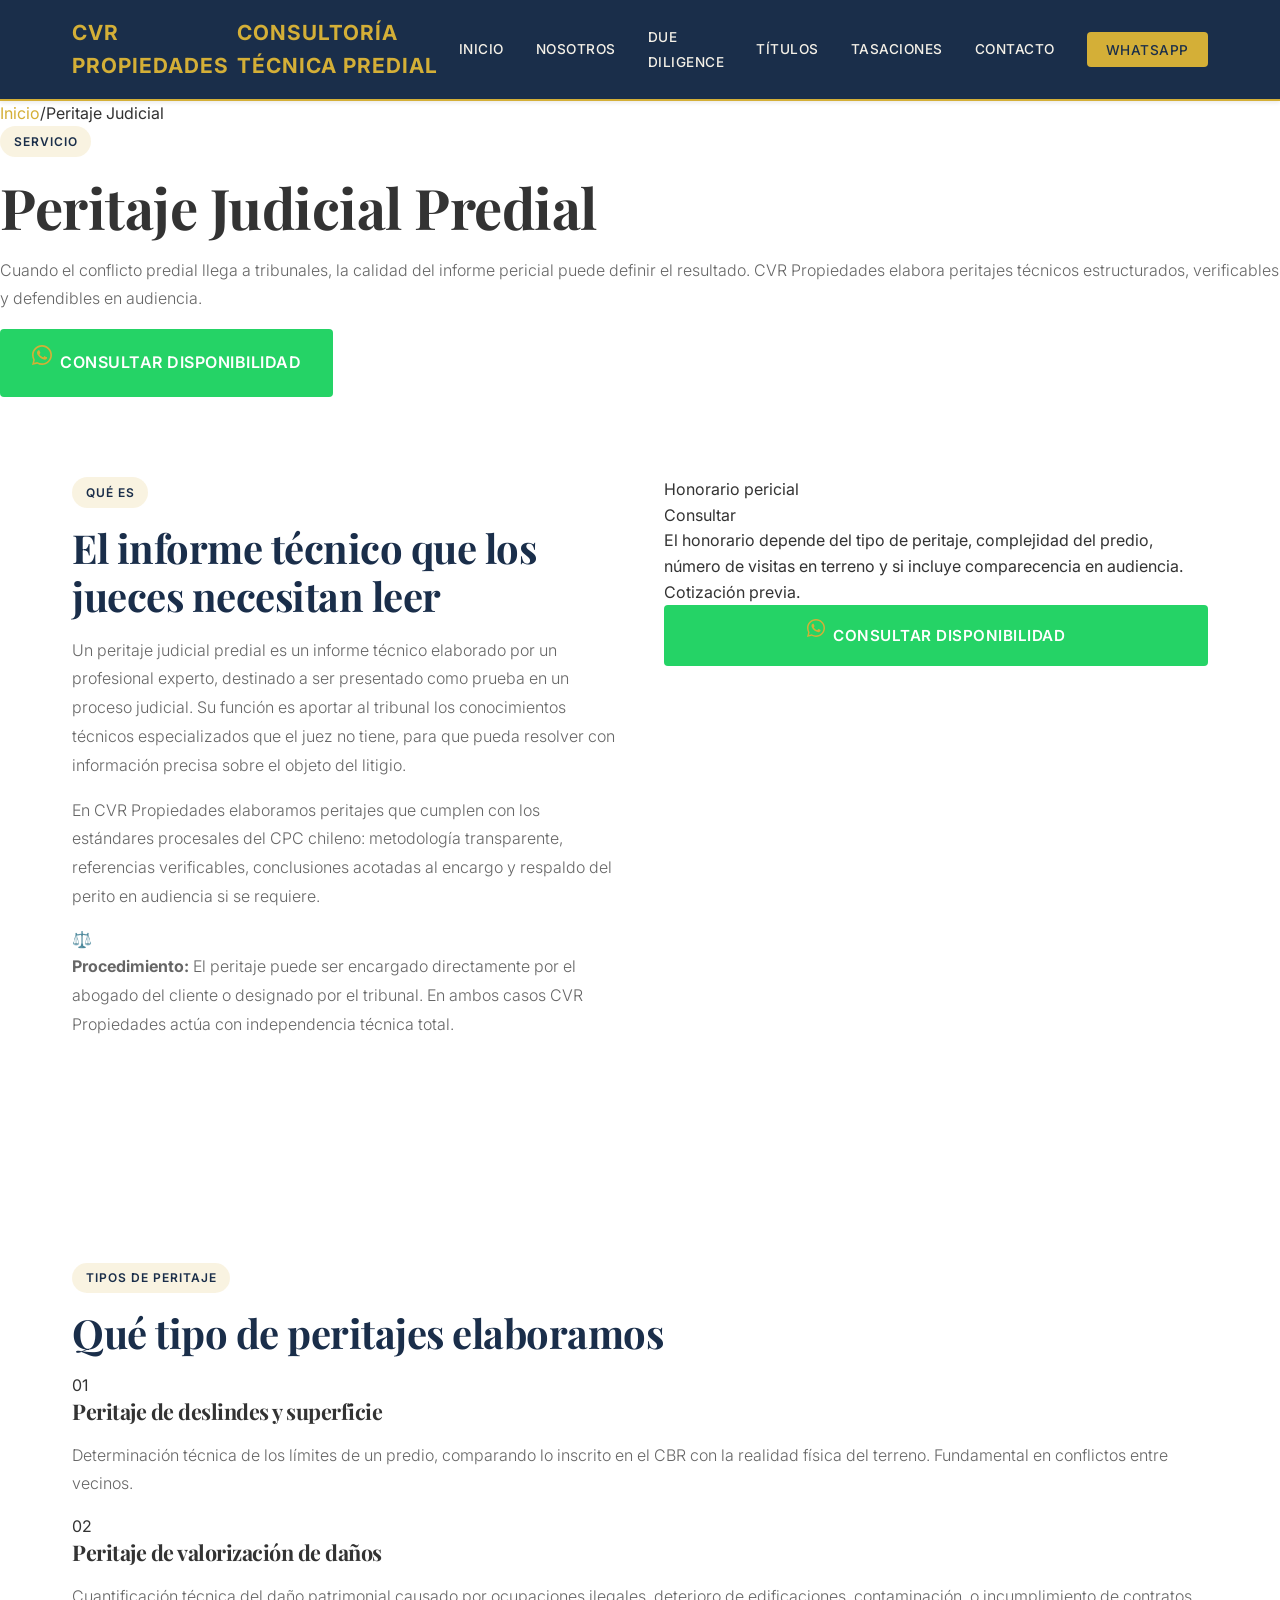
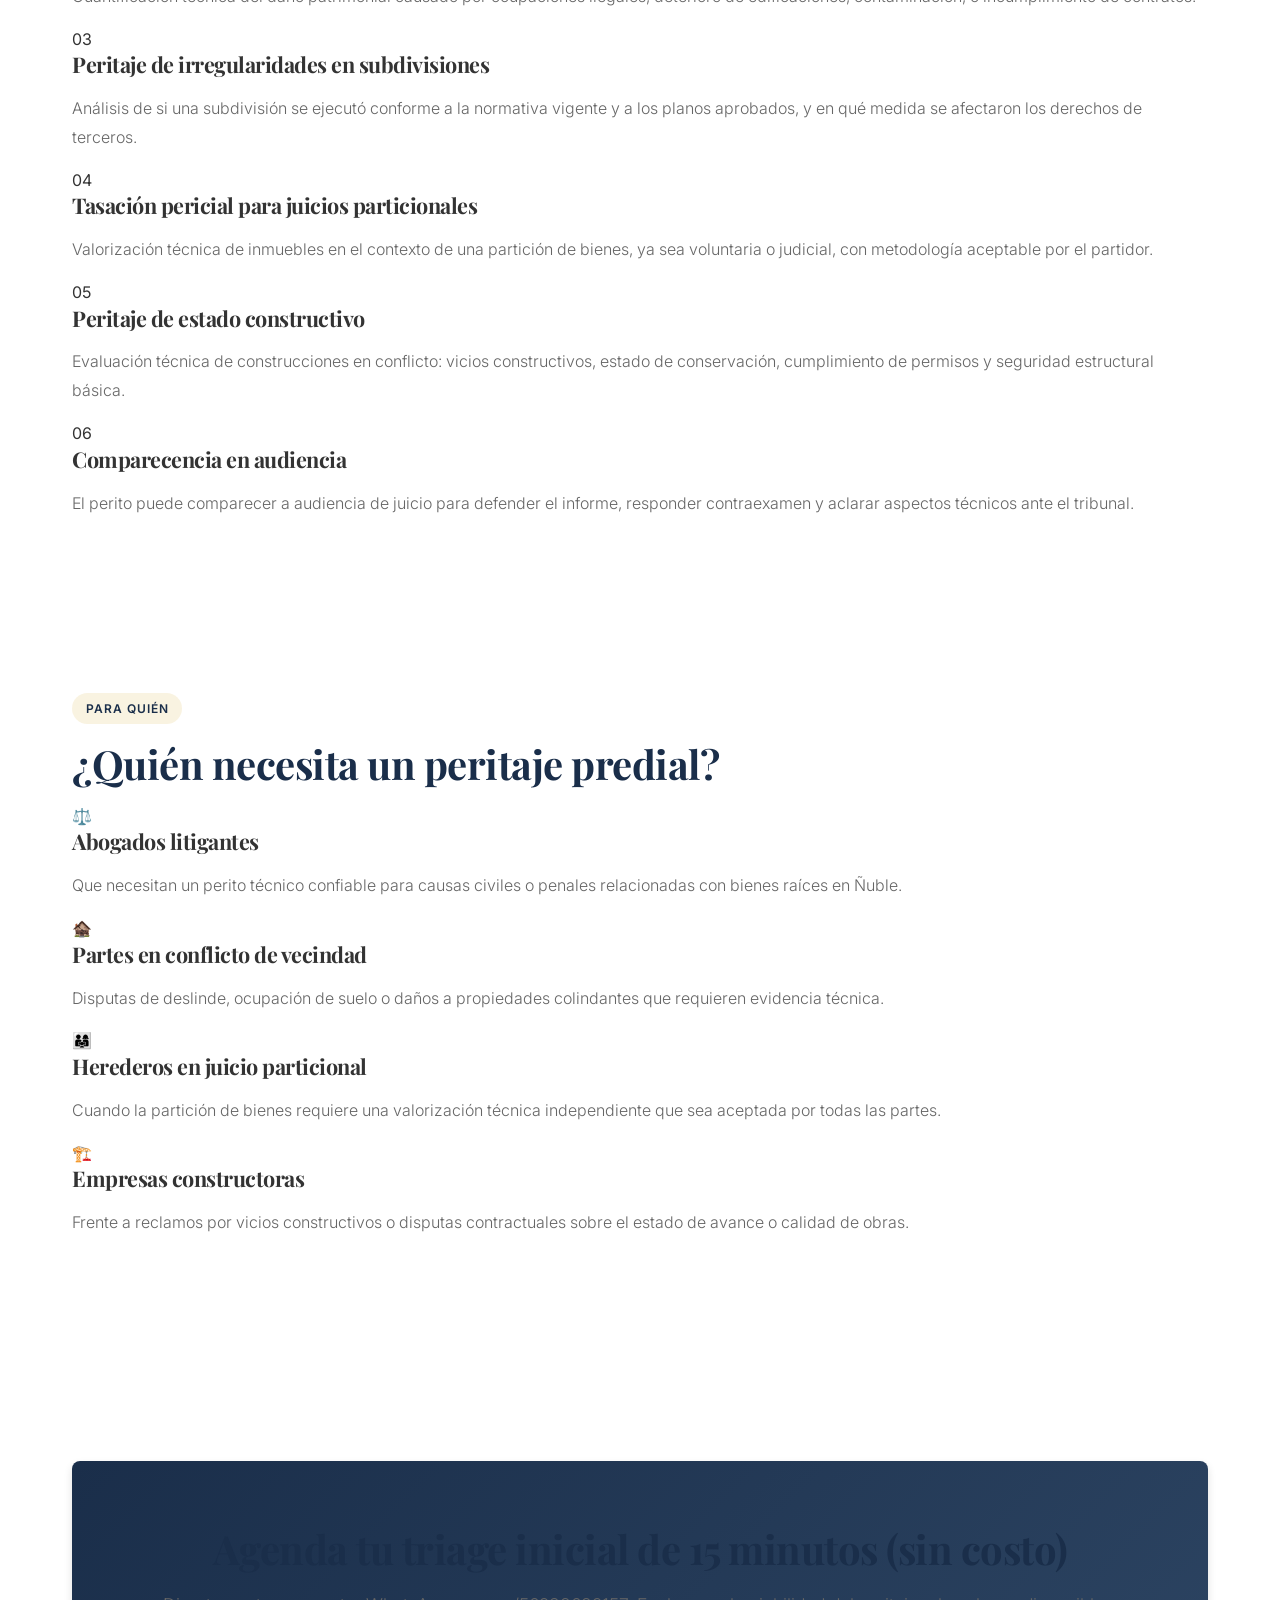
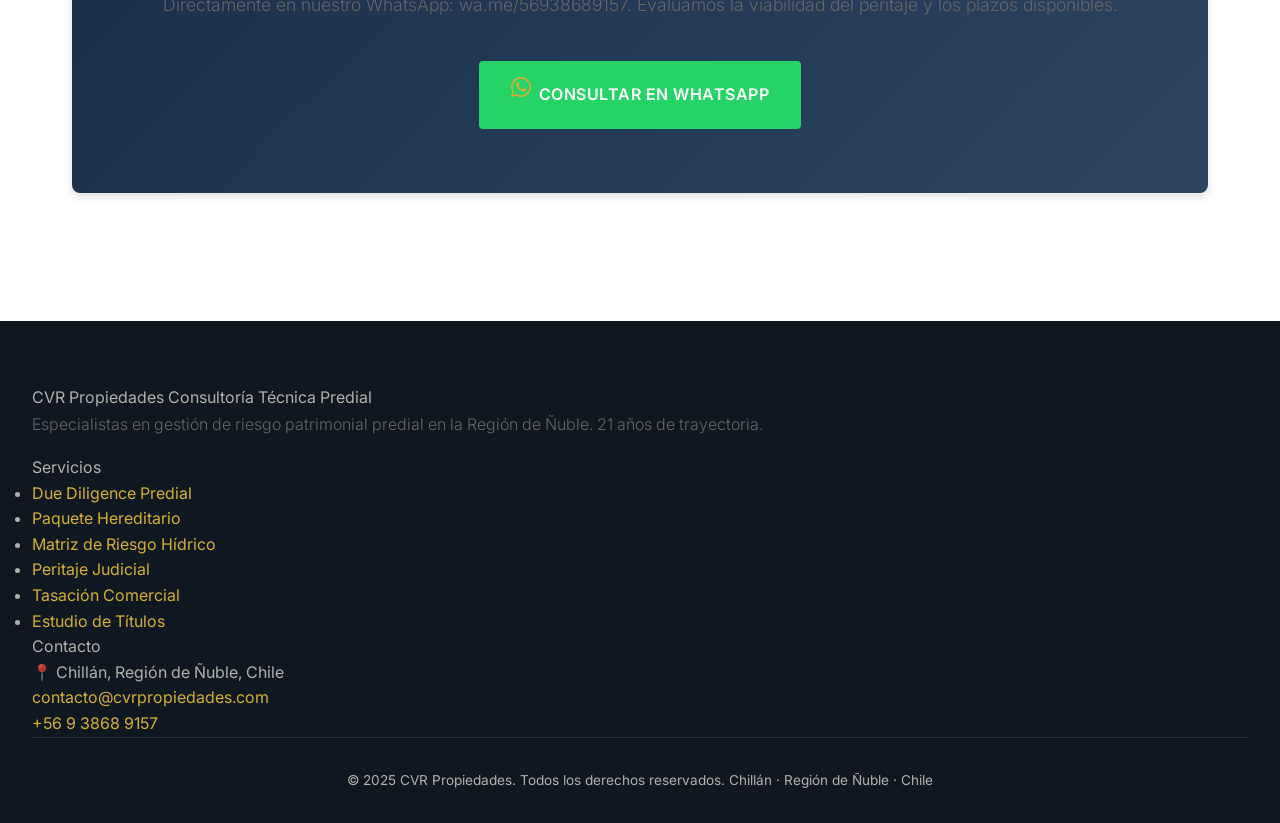
<file: peritaje-judicial.html>
<!DOCTYPE html>
<html lang="es">
<head>
  <meta charset="UTF-8" />
  <meta name="viewport" content="width=device-width, initial-scale=1.0" />
  <title>Peritaje Judicial Predial — CVR Propiedades | Chillán, Ñuble</title>
  <meta name="description" content="Peritajes judiciales prediales en Chillán y Región de Ñuble. Informes periciales técnicos para juicios de deslinde, subdivisión, valorización de daños y disputas de dominio. CVR Propiedades." />
  <meta name="keywords" content="peritaje judicial predial Chillán, informe pericial inmobiliario Ñuble, perito judicial terrenos Chile, valorización daños prediales" />
  <meta property="og:title" content="Peritaje Judicial Predial — CVR Propiedades" />
  <meta property="og:description" content="Informes periciales técnicos para procesos judiciales. Deslindes, valorización, irregularidades en subdivisiones y disputas de dominio en Ñuble." />
  <meta property="og:type" content="website" />
  <meta property="og:url" content="https://cvrpropiedades.cl/peritaje-judicial.html" />
  <link rel="canonical" href="https://cvrpropiedades.cl/peritaje-judicial.html" />
  <link rel="stylesheet" href="style.css" />
</head>
<body>

<nav class="nav" id="nav">
  <div class="nav__inner">
    <a href="index.html" class="nav__logo">CVR Propiedades<span>Consultoría Técnica Predial</span></a>
    <button class="nav__toggle" id="navToggle" aria-label="Menú"><span></span><span></span><span></span></button>
    <ul class="nav__links" id="navLinks">
      <li><a href="index.html">Inicio</a></li>
      <li><a href="nosotros.html">Nosotros</a></li>
      <li><a href="due-diligence.html">Due Diligence</a></li>
      <li><a href="estudio-titulos.html">Títulos</a></li>
      <li><a href="tasacion-comercial.html">Tasaciones</a></li>
      <li><a href="contacto.html">Contacto</a></li>
      <li><a href="https://wa.me/56938689157" class="nav__cta" target="_blank" rel="noopener">WhatsApp</a></li>
    </ul>
  </div>
</nav>

<section class="service-hero">
  <div class="container">
    <div class="service-hero__inner">
      <nav class="breadcrumb"><a href="index.html">Inicio</a><span class="breadcrumb__sep">/</span><span>Peritaje Judicial</span></nav>
      <span class="tag">Servicio</span>
      <h1>Peritaje Judicial Predial</h1>
      <p>Cuando el conflicto predial llega a tribunales, la calidad del informe pericial puede definir el resultado. CVR Propiedades elabora peritajes técnicos estructurados, verificables y defendibles en audiencia.</p>
      <a href="https://wa.me/56938689157" class="btn btn-whatsapp btn-lg" target="_blank" rel="noopener">
        <svg viewBox="0 0 24 24" fill="currentColor" style="width:20px;height:20px;"><path d="M17.472 14.382c-.297-.149-1.758-.867-2.03-.967-.273-.099-.471-.148-.67.15-.197.297-.767.966-.94 1.164-.173.199-.347.223-.644.075-.297-.15-1.255-.463-2.39-1.475-.883-.788-1.48-1.761-1.653-2.059-.173-.297-.018-.458.13-.606.134-.133.298-.347.446-.52.149-.174.198-.298.298-.497.099-.198.05-.371-.025-.52-.075-.149-.669-1.612-.916-2.207-.242-.579-.487-.5-.669-.51-.173-.008-.371-.01-.57-.01-.198 0-.52.074-.792.372-.272.297-1.04 1.016-1.04 2.479 0 1.462 1.065 2.875 1.213 3.074.149.198 2.096 3.2 5.077 4.487.709.306 1.262.489 1.694.625.712.227 1.36.195 1.871.118.571-.085 1.758-.719 2.006-1.413.248-.694.248-1.289.173-1.413z"/><path d="M12 0C5.373 0 0 5.373 0 12c0 2.136.561 4.14 1.535 5.872L0 24l6.322-1.506A11.95 11.95 0 0012 24c6.627 0 12-5.373 12-12S18.627 0 12 0zm0 22c-1.93 0-3.73-.497-5.29-1.367l-.378-.22-3.754.894.924-3.648-.246-.394A9.952 9.952 0 012 12C2 6.477 6.477 2 12 2s10 4.477 10 10-4.477 10-10 10z"/></svg>
        Consultar disponibilidad
      </a>
    </div>
  </div>
</section>

<section class="section section--white">
  <div class="container">
    <div class="grid-2">
      <div>
        <span class="tag">Qué es</span>
        <h2>El informe técnico que los jueces necesitan leer</h2>
        <p>Un peritaje judicial predial es un informe técnico elaborado por un profesional experto, destinado a ser presentado como prueba en un proceso judicial. Su función es aportar al tribunal los conocimientos técnicos especializados que el juez no tiene, para que pueda resolver con información precisa sobre el objeto del litigio.</p>
        <p style="margin-top:1rem;">En CVR Propiedades elaboramos peritajes que cumplen con los estándares procesales del CPC chileno: metodología transparente, referencias verificables, conclusiones acotadas al encargo y respaldo del perito en audiencia si se requiere.</p>
        <div class="notice">
          <div class="notice__icon">⚖️</div>
          <p><strong>Procedimiento:</strong> El peritaje puede ser encargado directamente por el abogado del cliente o designado por el tribunal. En ambos casos CVR Propiedades actúa con independencia técnica total.</p>
        </div>
      </div>
      <div>
        <div class="price-box">
          <div class="price-box__label">Honorario pericial</div>
          <div class="price-box__value">Consultar</div>
          <div class="price-box__note">El honorario depende del tipo de peritaje, complejidad del predio, número de visitas en terreno y si incluye comparecencia en audiencia. Cotización previa.</div>
          <a href="https://wa.me/56938689157" class="btn btn-whatsapp" style="width:100%; justify-content:center;" target="_blank" rel="noopener">
            <svg viewBox="0 0 24 24" fill="currentColor" style="width:18px;height:18px;"><path d="M17.472 14.382c-.297-.149-1.758-.867-2.03-.967-.273-.099-.471-.148-.67.15-.197.297-.767.966-.94 1.164-.173.199-.347.223-.644.075-.297-.15-1.255-.463-2.39-1.475-.883-.788-1.48-1.761-1.653-2.059-.173-.297-.018-.458.13-.606.134-.133.298-.347.446-.52.149-.174.198-.298.298-.497.099-.198.05-.371-.025-.52-.075-.149-.669-1.612-.916-2.207-.242-.579-.487-.5-.669-.51-.173-.008-.371-.01-.57-.01-.198 0-.52.074-.792.372-.272.297-1.04 1.016-1.04 2.479 0 1.462 1.065 2.875 1.213 3.074.149.198 2.096 3.2 5.077 4.487.709.306 1.262.489 1.694.625.712.227 1.36.195 1.871.118.571-.085 1.758-.719 2.006-1.413.248-.694.248-1.289.173-1.413z"/><path d="M12 0C5.373 0 0 5.373 0 12c0 2.136.561 4.14 1.535 5.872L0 24l6.322-1.506A11.95 11.95 0 0012 24c6.627 0 12-5.373 12-12S18.627 0 12 0zm0 22c-1.93 0-3.73-.497-5.29-1.367l-.378-.22-3.754.894.924-3.648-.246-.394A9.952 9.952 0 012 12C2 6.477 6.477 2 12 2s10 4.477 10 10-4.477 10-10 10z"/></svg>
            Consultar disponibilidad
          </a>
        </div>
      </div>
    </div>
  </div>
</section>

<section class="section section--cream">
  <div class="container">
    <span class="tag">Tipos de peritaje</span>
    <h2>Qué tipo de peritajes elaboramos</h2>
    <div class="includes-list">
      <div class="include-item">
        <div class="include-item__num">01</div>
        <div>
          <h4>Peritaje de deslindes y superficie</h4>
          <p>Determinación técnica de los límites de un predio, comparando lo inscrito en el CBR con la realidad física del terreno. Fundamental en conflictos entre vecinos.</p>
        </div>
      </div>
      <div class="include-item">
        <div class="include-item__num">02</div>
        <div>
          <h4>Peritaje de valorización de daños</h4>
          <p>Cuantificación técnica del daño patrimonial causado por ocupaciones ilegales, deterioro de edificaciones, contaminación, o incumplimiento de contratos.</p>
        </div>
      </div>
      <div class="include-item">
        <div class="include-item__num">03</div>
        <div>
          <h4>Peritaje de irregularidades en subdivisiones</h4>
          <p>Análisis de si una subdivisión se ejecutó conforme a la normativa vigente y a los planos aprobados, y en qué medida se afectaron los derechos de terceros.</p>
        </div>
      </div>
      <div class="include-item">
        <div class="include-item__num">04</div>
        <div>
          <h4>Tasación pericial para juicios particionales</h4>
          <p>Valorización técnica de inmuebles en el contexto de una partición de bienes, ya sea voluntaria o judicial, con metodología aceptable por el partidor.</p>
        </div>
      </div>
      <div class="include-item">
        <div class="include-item__num">05</div>
        <div>
          <h4>Peritaje de estado constructivo</h4>
          <p>Evaluación técnica de construcciones en conflicto: vicios constructivos, estado de conservación, cumplimiento de permisos y seguridad estructural básica.</p>
        </div>
      </div>
      <div class="include-item">
        <div class="include-item__num">06</div>
        <div>
          <h4>Comparecencia en audiencia</h4>
          <p>El perito puede comparecer a audiencia de juicio para defender el informe, responder contraexamen y aclarar aspectos técnicos ante el tribunal.</p>
        </div>
      </div>
    </div>
  </div>
</section>

<section class="section section--dark">
  <div class="container">
    <span class="tag">Para quién</span>
    <h2>¿Quién necesita un peritaje predial?</h2>
    <div class="audience-grid">
      <div class="audience-item">
        <div class="audience-item__icon">⚖️</div>
        <h4>Abogados litigantes</h4>
        <p>Que necesitan un perito técnico confiable para causas civiles o penales relacionadas con bienes raíces en Ñuble.</p>
      </div>
      <div class="audience-item">
        <div class="audience-item__icon">🏚️</div>
        <h4>Partes en conflicto de vecindad</h4>
        <p>Disputas de deslinde, ocupación de suelo o daños a propiedades colindantes que requieren evidencia técnica.</p>
      </div>
      <div class="audience-item">
        <div class="audience-item__icon">👨‍👩‍👧</div>
        <h4>Herederos en juicio particional</h4>
        <p>Cuando la partición de bienes requiere una valorización técnica independiente que sea aceptada por todas las partes.</p>
      </div>
      <div class="audience-item">
        <div class="audience-item__icon">🏗️</div>
        <h4>Empresas constructoras</h4>
        <p>Frente a reclamos por vicios constructivos o disputas contractuales sobre el estado de avance o calidad de obras.</p>
      </div>
    </div>
  </div>
</section>

<section class="section section--white">
  <div class="container">
    <div class="cta-banner">
      <div class="cta-banner__text">
        <h2>Agenda tu triage inicial de 15 minutos (sin costo)</h2>
        <p>Directamente en nuestro WhatsApp: wa.me/56938689157. Evaluamos la viabilidad del peritaje y los plazos disponibles.</p>
      </div>
      <div class="cta-banner__actions">
        <a href="https://wa.me/56938689157" class="btn btn-whatsapp btn-lg" target="_blank" rel="noopener">
          <svg viewBox="0 0 24 24" fill="currentColor" style="width:20px;height:20px;"><path d="M17.472 14.382c-.297-.149-1.758-.867-2.03-.967-.273-.099-.471-.148-.67.15-.197.297-.767.966-.94 1.164-.173.199-.347.223-.644.075-.297-.15-1.255-.463-2.39-1.475-.883-.788-1.48-1.761-1.653-2.059-.173-.297-.018-.458.13-.606.134-.133.298-.347.446-.52.149-.174.198-.298.298-.497.099-.198.05-.371-.025-.52-.075-.149-.669-1.612-.916-2.207-.242-.579-.487-.5-.669-.51-.173-.008-.371-.01-.57-.01-.198 0-.52.074-.792.372-.272.297-1.04 1.016-1.04 2.479 0 1.462 1.065 2.875 1.213 3.074.149.198 2.096 3.2 5.077 4.487.709.306 1.262.489 1.694.625.712.227 1.36.195 1.871.118.571-.085 1.758-.719 2.006-1.413.248-.694.248-1.289.173-1.413z"/><path d="M12 0C5.373 0 0 5.373 0 12c0 2.136.561 4.14 1.535 5.872L0 24l6.322-1.506A11.95 11.95 0 0012 24c6.627 0 12-5.373 12-12S18.627 0 12 0zm0 22c-1.93 0-3.73-.497-5.29-1.367l-.378-.22-3.754.894.924-3.648-.246-.394A9.952 9.952 0 012 12C2 6.477 6.477 2 12 2s10 4.477 10 10-4.477 10-10 10z"/></svg>
          Consultar en WhatsApp
        </a>
      </div>
    </div>
  </div>
</section>

<footer class="footer">
  <div class="container">
    <div class="footer__grid">
      <div>
        <div class="footer__brand">CVR Propiedades <span>Consultoría Técnica Predial</span></div>
        <p class="footer__desc">Especialistas en gestión de riesgo patrimonial predial en la Región de Ñuble. 21 años de trayectoria.</p>
      </div>
      <div>
        <div class="footer__title">Servicios</div>
        <ul class="footer__links">
          <li><a href="due-diligence.html">Due Diligence Predial</a></li>
          <li><a href="paquete-hereditario.html">Paquete Hereditario</a></li>
          <li><a href="matriz-riesgo-hidrico.html">Matriz de Riesgo Hídrico</a></li>
          <li><a href="peritaje-judicial.html">Peritaje Judicial</a></li>
          <li><a href="tasacion-comercial.html">Tasación Comercial</a></li>
          <li><a href="estudio-titulos.html">Estudio de Títulos</a></li>
        </ul>
      </div>
      <div>
        <div class="footer__title">Contacto</div>
        <div class="footer__contact">
          <div class="footer__contact-item">📍 Chillán, Región de Ñuble, Chile</div>
          <div class="footer__contact-item"><a href="mailto:contacto@cvrpropiedades.com">contacto@cvrpropiedades.com</a></div>
          <div class="footer__contact-item"><a href="https://wa.me/56938689157" target="_blank">+56 9 3868 9157</a></div>
        </div>
      </div>
    </div>
    <div class="footer__bottom">
      <span>© 2025 CVR Propiedades. Todos los derechos reservados.</span>
      <span>Chillán · Región de Ñuble · Chile</span>
    </div>
  </div>
</footer>
<script>
  document.getElementById('navToggle').addEventListener('click', () => document.getElementById('navLinks').classList.toggle('open'));
</script>
</body>
</html>
</file>
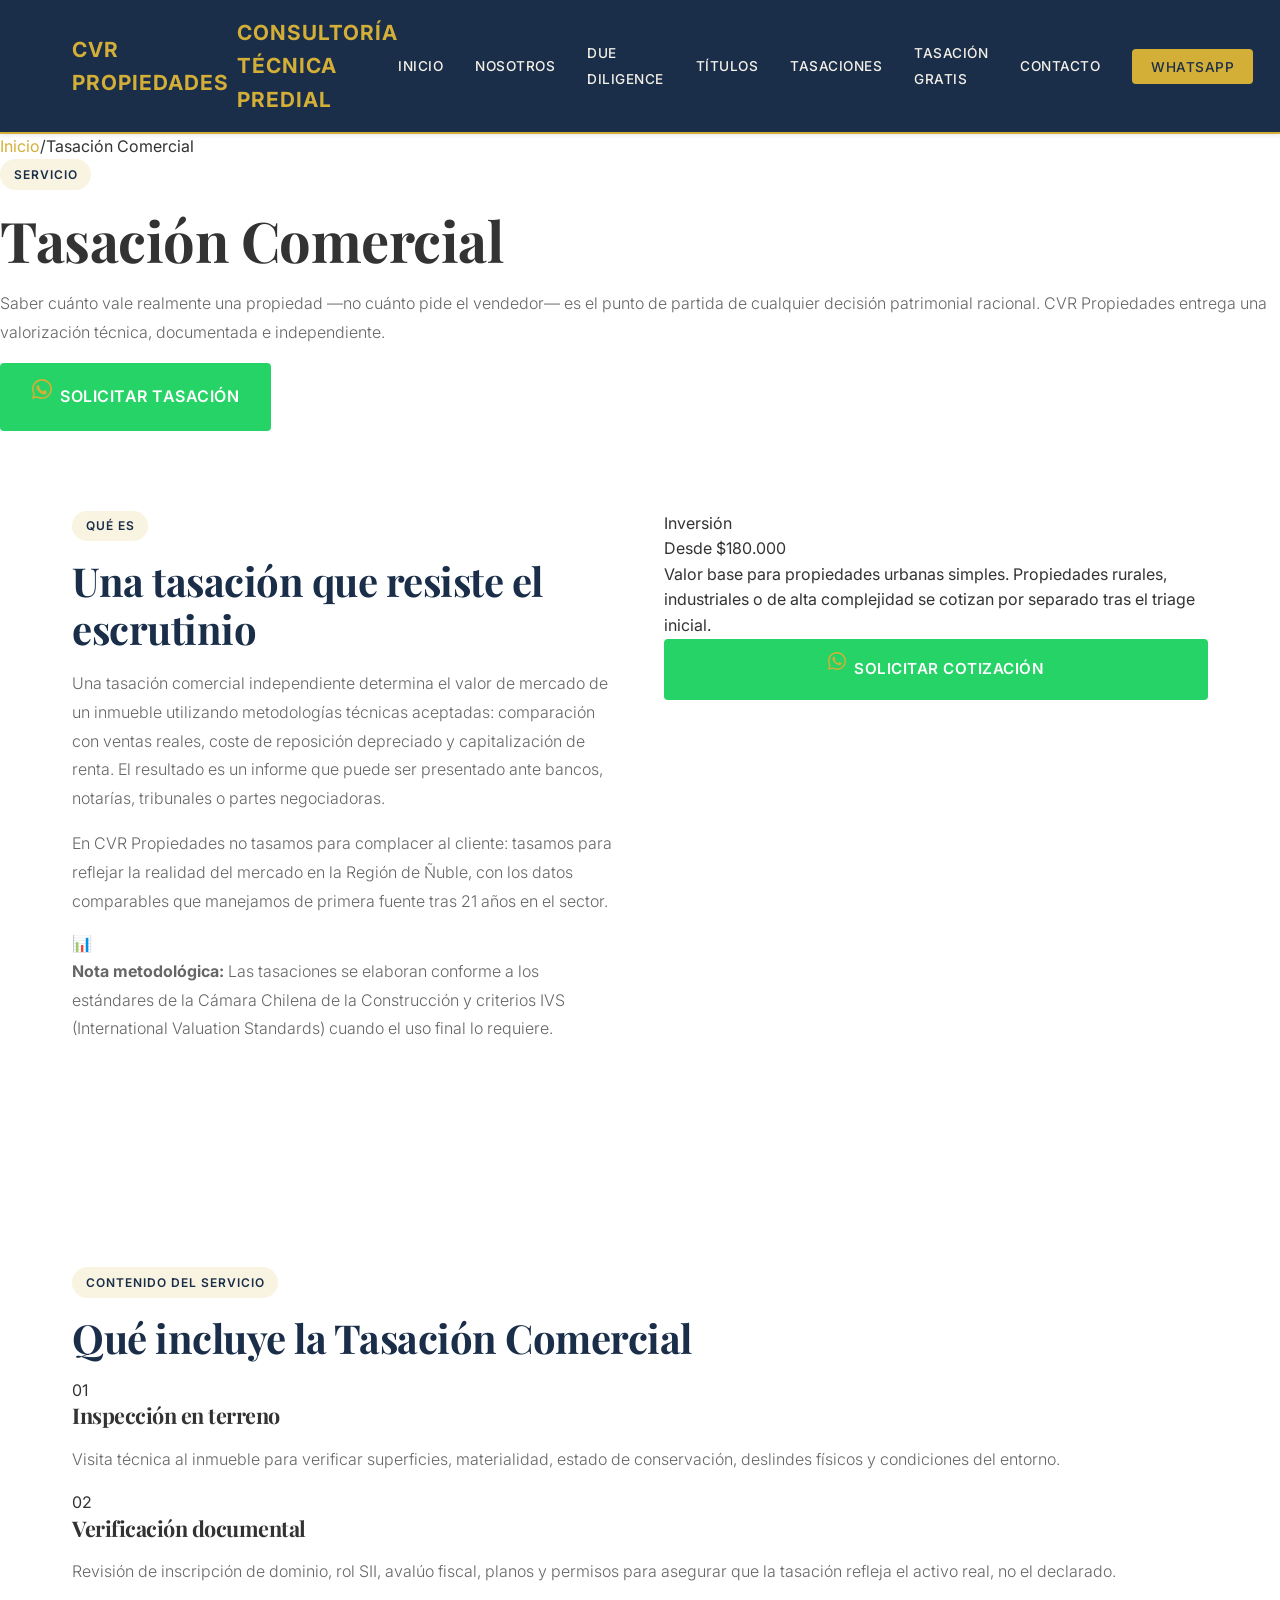
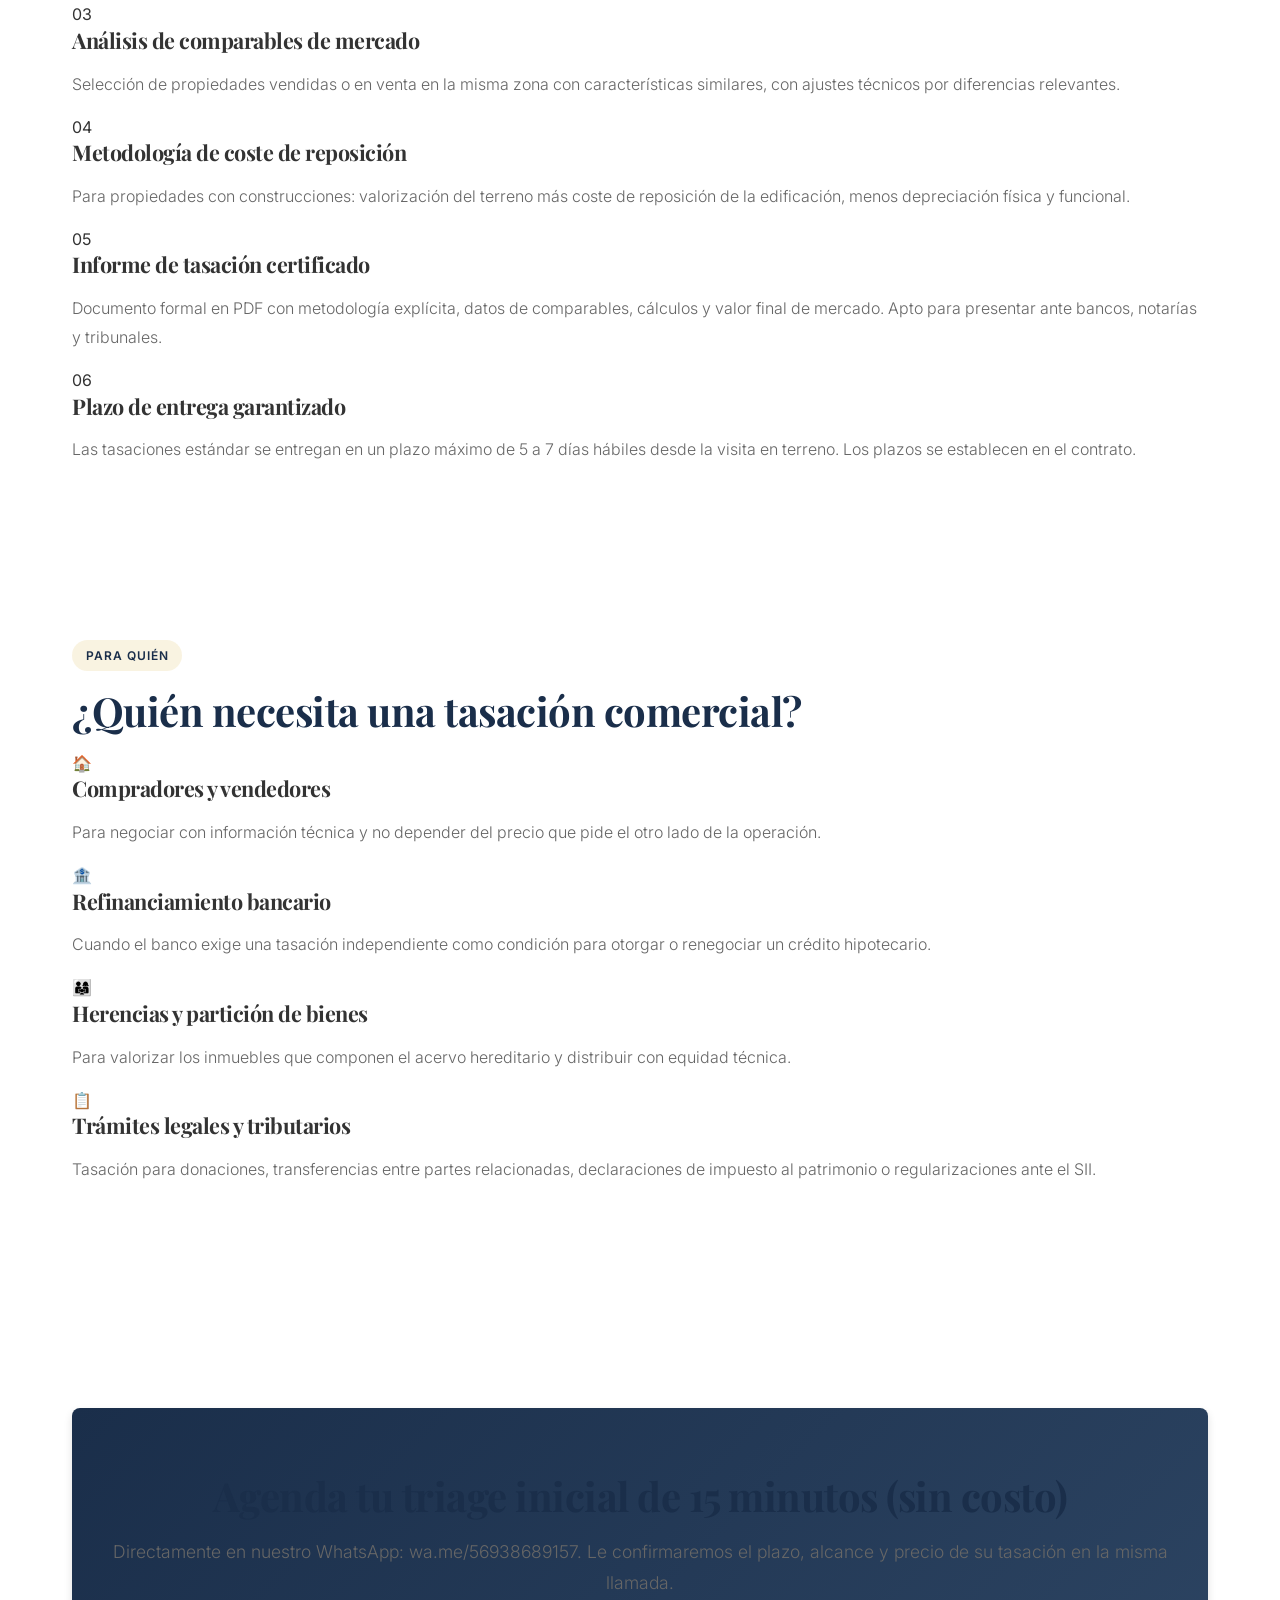
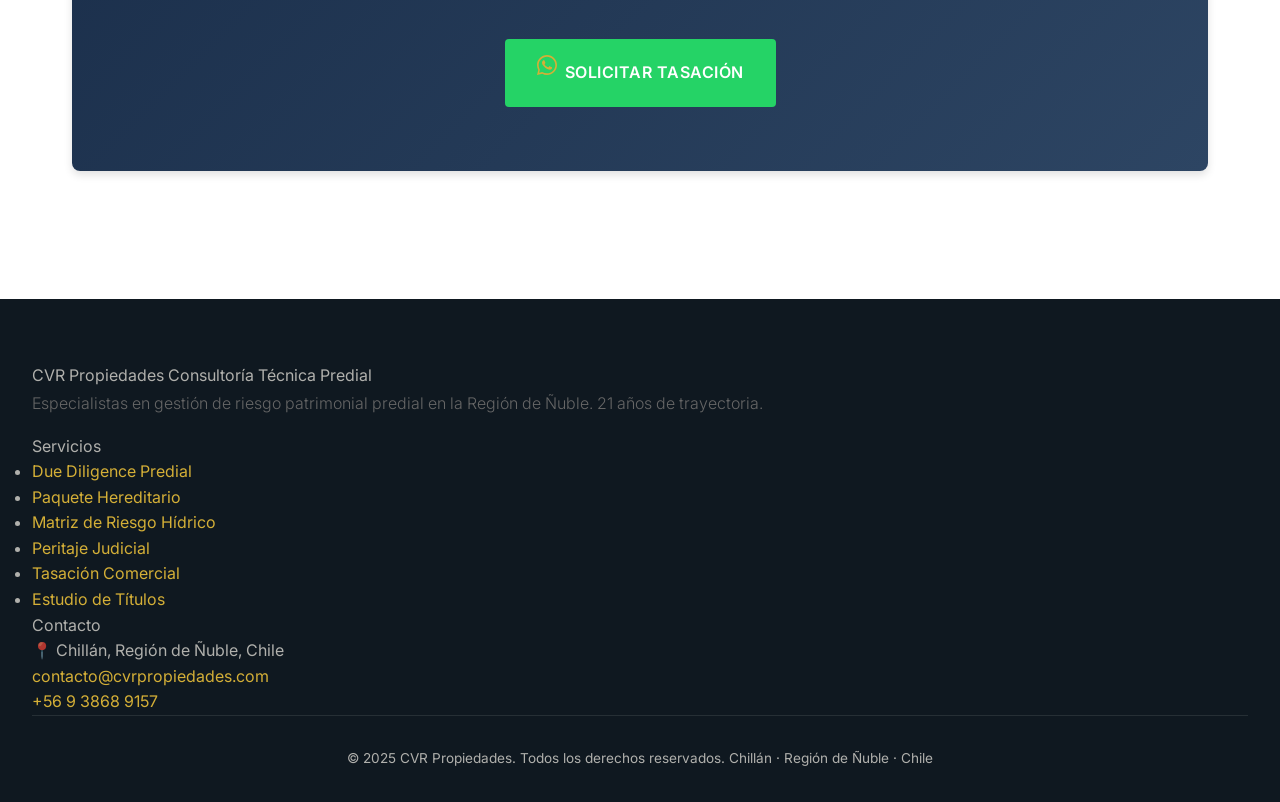
<file: TA3B9D~1.HTM>
<!DOCTYPE html>
<html lang="es">
<head>
  <meta charset="UTF-8" />
  <meta name="viewport" content="width=device-width, initial-scale=1.0" />
  <title>Tasación Comercial de Propiedades — CVR Propiedades | Chillán, Ñuble</title>
  <meta name="description" content="Tasación comercial de propiedades en Chillán y Región de Ñuble. Valorización técnica independiente para compraventas, herencias, litigios y refinanciamiento. CVR Propiedades." />
  <meta name="keywords" content="tasación comercial Chillán, tasación inmuebles Ñuble, valorización propiedad Chile, tasador independiente predial" />
  <meta property="og:title" content="Tasación Comercial — CVR Propiedades" />
  <meta property="og:description" content="Valorización técnica independiente de inmuebles en la Región de Ñuble. Metodología de mercado con criterios comparables locales." />
  <meta property="og:type" content="website" />
  <meta property="og:url" content="https://cvrpropiedades.cl/tasacion-comercial.html" />
  <link rel="canonical" href="https://cvrpropiedades.cl/tasacion-comercial.html" />
  <link rel="stylesheet" href="style.css" />
</head>
<body>

<nav class="nav" id="nav">
  <div class="nav__inner">
    <a href="index.html" class="nav__logo">CVR Propiedades<span>Consultoría Técnica Predial</span></a>
    <button class="nav__toggle" id="navToggle" aria-label="Menú"><span></span><span></span><span></span></button>
    <ul class="nav__links" id="navLinks">
      <li><a href="index.html">Inicio</a></li>
      <li><a href="nosotros.html">Nosotros</a></li>
      <li><a href="due-diligence.html">Due Diligence</a></li>
      <li><a href="estudio-titulos.html">Títulos</a></li>
      <li><a href="tasacion-comercial.html" class="active">Tasaciones</a></li>
      <li><a href="tasacion-gratis.html">Tasación Gratis</a></li>
      <li><a href="contacto.html">Contacto</a></li>
      <li><a href="https://wa.me/56938689157" class="nav__cta" target="_blank" rel="noopener">WhatsApp</a></li>
    </ul>
  </div>
</nav>

<section class="service-hero">
  <div class="container">
    <div class="service-hero__inner">
      <nav class="breadcrumb"><a href="index.html">Inicio</a><span class="breadcrumb__sep">/</span><span>Tasación Comercial</span></nav>
      <span class="tag">Servicio</span>
      <h1>Tasación Comercial</h1>
      <p>Saber cuánto vale realmente una propiedad —no cuánto pide el vendedor— es el punto de partida de cualquier decisión patrimonial racional. CVR Propiedades entrega una valorización técnica, documentada e independiente.</p>
      <a href="https://wa.me/56938689157" class="btn btn-whatsapp btn-lg" target="_blank" rel="noopener">
        <svg viewBox="0 0 24 24" fill="currentColor" style="width:20px;height:20px;"><path d="M17.472 14.382c-.297-.149-1.758-.867-2.03-.967-.273-.099-.471-.148-.67.15-.197.297-.767.966-.94 1.164-.173.199-.347.223-.644.075-.297-.15-1.255-.463-2.39-1.475-.883-.788-1.48-1.761-1.653-2.059-.173-.297-.018-.298.298-.497.099-.198.05-.371-.025-.52-.075-.149-.669-1.612-.916-2.207-.242-.579-.487-.5-.669-.51-.173-.008-.371-.01-.57-.01-.198 0-.52.074-.792.372-.272.297-1.04 1.016-1.04 2.479 0 1.462 1.065 2.875 1.213 3.074.149.198 2.096 3.2 5.077 4.487.709.306 1.262.489 1.694.625.712.227 1.36.195 1.871.118.571-.085 1.758-.719 2.006-1.413.248-.694.248-1.289.173-1.413z"/><path d="M12 0C5.373 0 0 5.373 0 12c0 2.136.561 4.14 1.535 5.872L0 24l6.322-1.506A11.95 11.95 0 0012 24c6.627 0 12-5.373 12-12S18.627 0 12 0zm0 22c-1.93 0-3.73-.497-5.29-1.367l-.378-.22-3.754.894.924-3.648-.246-.394A9.952 9.952 0 012 12C2 6.477 6.477 2 12 2s10 4.477 10 10-4.477 10-10 10z"/></svg>
        Solicitar tasación
      </a>
    </div>
  </div>
</section>

<section class="section section--white">
  <div class="container">
    <div class="grid-2">
      <div>
        <span class="tag">Qué es</span>
        <h2>Una tasación que resiste el escrutinio</h2>
        <p>Una tasación comercial independiente determina el valor de mercado de un inmueble utilizando metodologías técnicas aceptadas: comparación con ventas reales, coste de reposición depreciado y capitalización de renta. El resultado es un informe que puede ser presentado ante bancos, notarías, tribunales o partes negociadoras.</p>
        <p style="margin-top:1rem;">En CVR Propiedades no tasamos para complacer al cliente: tasamos para reflejar la realidad del mercado en la Región de Ñuble, con los datos comparables que manejamos de primera fuente tras 21 años en el sector.</p>
        <div class="notice">
          <div class="notice__icon">📊</div>
          <p><strong>Nota metodológica:</strong> Las tasaciones se elaboran conforme a los estándares de la Cámara Chilena de la Construcción y criterios IVS (International Valuation Standards) cuando el uso final lo requiere.</p>
        </div>
      </div>
      <div>
        <div class="price-box">
          <div class="price-box__label">Inversión</div>
          <div class="price-box__value">Desde $180.000</div>
          <div class="price-box__note">Valor base para propiedades urbanas simples. Propiedades rurales, industriales o de alta complejidad se cotizan por separado tras el triage inicial.</div>
          <a href="https://wa.me/56938689157" class="btn btn-whatsapp" style="width:100%; justify-content:center;" target="_blank" rel="noopener">
            <svg viewBox="0 0 24 24" fill="currentColor" style="width:18px;height:18px;"><path d="M17.472 14.382c-.297-.149-1.758-.867-2.03-.967-.273-.099-.471-.148-.67.15-.197.297-.767.966-.94 1.164-.173.199-.347.223-.644.075-.297-.15-1.255-.463-2.39-1.475-.883-.788-1.48-1.761-1.653-2.059-.173-.297-.018-.458.13-.606.134-.133.298-.347.446-.52.149-.174.198-.298.298-.497.099-.198.05-.371-.025-.52-.075-.149-.669-1.612-.916-2.207-.242-.579-.487-.5-.669-.51-.173-.008-.371-.01-.57-.01-.198 0-.52.074-.792.372-.272.297-1.04 1.016-1.04 2.479 0 1.462 1.065 2.875 1.213 3.074.149.198 2.096 3.2 5.077 4.487.709.306 1.262.489 1.694.625.712.227 1.36.195 1.871.118.571-.085 1.758-.719 2.006-1.413.248-.694.248-1.289.173-1.413z"/><path d="M12 0C5.373 0 0 5.373 0 12c0 2.136.561 4.14 1.535 5.872L0 24l6.322-1.506A11.95 11.95 0 0012 24c6.627 0 12-5.373 12-12S18.627 0 12 0zm0 22c-1.93 0-3.73-.497-5.29-1.367l-.378-.22-3.754.894.924-3.648-.246-.394A9.952 9.952 0 012 12C2 6.477 6.477 2 12 2s10 4.477 10 10-4.477 10-10 10z"/></svg>
            Solicitar cotización
          </a>
        </div>
      </div>
    </div>
  </div>
</section>

<section class="section section--cream">
  <div class="container">
    <span class="tag">Contenido del servicio</span>
    <h2>Qué incluye la Tasación Comercial</h2>
    <div class="includes-list">
      <div class="include-item">
        <div class="include-item__num">01</div>
        <div>
          <h4>Inspección en terreno</h4>
          <p>Visita técnica al inmueble para verificar superficies, materialidad, estado de conservación, deslindes físicos y condiciones del entorno.</p>
        </div>
      </div>
      <div class="include-item">
        <div class="include-item__num">02</div>
        <div>
          <h4>Verificación documental</h4>
          <p>Revisión de inscripción de dominio, rol SII, avalúo fiscal, planos y permisos para asegurar que la tasación refleja el activo real, no el declarado.</p>
        </div>
      </div>
      <div class="include-item">
        <div class="include-item__num">03</div>
        <div>
          <h4>Análisis de comparables de mercado</h4>
          <p>Selección de propiedades vendidas o en venta en la misma zona con características similares, con ajustes técnicos por diferencias relevantes.</p>
        </div>
      </div>
      <div class="include-item">
        <div class="include-item__num">04</div>
        <div>
          <h4>Metodología de coste de reposición</h4>
          <p>Para propiedades con construcciones: valorización del terreno más coste de reposición de la edificación, menos depreciación física y funcional.</p>
        </div>
      </div>
      <div class="include-item">
        <div class="include-item__num">05</div>
        <div>
          <h4>Informe de tasación certificado</h4>
          <p>Documento formal en PDF con metodología explícita, datos de comparables, cálculos y valor final de mercado. Apto para presentar ante bancos, notarías y tribunales.</p>
        </div>
      </div>
      <div class="include-item">
        <div class="include-item__num">06</div>
        <div>
          <h4>Plazo de entrega garantizado</h4>
          <p>Las tasaciones estándar se entregan en un plazo máximo de 5 a 7 días hábiles desde la visita en terreno. Los plazos se establecen en el contrato.</p>
        </div>
      </div>
    </div>
  </div>
</section>

<section class="section section--dark">
  <div class="container">
    <span class="tag">Para quién</span>
    <h2>¿Quién necesita una tasación comercial?</h2>
    <div class="audience-grid">
      <div class="audience-item">
        <div class="audience-item__icon">🏠</div>
        <h4>Compradores y vendedores</h4>
        <p>Para negociar con información técnica y no depender del precio que pide el otro lado de la operación.</p>
      </div>
      <div class="audience-item">
        <div class="audience-item__icon">🏦</div>
        <h4>Refinanciamiento bancario</h4>
        <p>Cuando el banco exige una tasación independiente como condición para otorgar o renegociar un crédito hipotecario.</p>
      </div>
      <div class="audience-item">
        <div class="audience-item__icon">👨‍👩‍👧</div>
        <h4>Herencias y partición de bienes</h4>
        <p>Para valorizar los inmuebles que componen el acervo hereditario y distribuir con equidad técnica.</p>
      </div>
      <div class="audience-item">
        <div class="audience-item__icon">📋</div>
        <h4>Trámites legales y tributarios</h4>
        <p>Tasación para donaciones, transferencias entre partes relacionadas, declaraciones de impuesto al patrimonio o regularizaciones ante el SII.</p>
      </div>
    </div>
  </div>
</section>

<section class="section section--white">
  <div class="container">
    <div class="cta-banner">
      <div class="cta-banner__text">
        <h2>Agenda tu triage inicial de 15 minutos (sin costo)</h2>
        <p>Directamente en nuestro WhatsApp: wa.me/56938689157. Le confirmaremos el plazo, alcance y precio de su tasación en la misma llamada.</p>
      </div>
      <div class="cta-banner__actions">
        <a href="https://wa.me/56938689157" class="btn btn-whatsapp btn-lg" target="_blank" rel="noopener">
          <svg viewBox="0 0 24 24" fill="currentColor" style="width:20px;height:20px;"><path d="M17.472 14.382c-.297-.149-1.758-.867-2.03-.967-.273-.099-.471-.148-.67.15-.197.297-.767.966-.94 1.164-.173.199-.347.223-.644.075-.297-.15-1.255-.463-2.39-1.475-.883-.788-1.48-1.761-1.653-2.059-.173-.297-.018-.458.13-.606.134-.133.298-.347.446-.52.149-.174.198-.298.298-.497.099-.198.05-.371-.025-.52-.075-.149-.669-1.612-.916-2.207-.242-.579-.487-.5-.669-.51-.173-.008-.371-.01-.57-.01-.198 0-.52.074-.792.372-.272.297-1.04 1.016-1.04 2.479 0 1.462 1.065 2.875 1.213 3.074.149.198 2.096 3.2 5.077 4.487.709.306 1.262.489 1.694.625.712.227 1.36.195 1.871.118.571-.085 1.758-.719 2.006-1.413.248-.694.248-1.289.173-1.413z"/><path d="M12 0C5.373 0 0 5.373 0 12c0 2.136.561 4.14 1.535 5.872L0 24l6.322-1.506A11.95 11.95 0 0012 24c6.627 0 12-5.373 12-12S18.627 0 12 0zm0 22c-1.93 0-3.73-.497-5.29-1.367l-.378-.22-3.754.894.924-3.648-.246-.394A9.952 9.952 0 012 12C2 6.477 6.477 2 12 2s10 4.477 10 10-4.477 10-10 10z"/></svg>
          Solicitar tasación
        </a>
      </div>
    </div>
  </div>
</section>

<footer class="footer">
  <div class="container">
    <div class="footer__grid">
      <div>
        <div class="footer__brand">CVR Propiedades <span>Consultoría Técnica Predial</span></div>
        <p class="footer__desc">Especialistas en gestión de riesgo patrimonial predial en la Región de Ñuble. 21 años de trayectoria.</p>
      </div>
      <div>
        <div class="footer__title">Servicios</div>
        <ul class="footer__links">
          <li><a href="due-diligence.html">Due Diligence Predial</a></li>
          <li><a href="paquete-hereditario.html">Paquete Hereditario</a></li>
          <li><a href="matriz-riesgo-hidrico.html">Matriz de Riesgo Hídrico</a></li>
          <li><a href="peritaje-judicial.html">Peritaje Judicial</a></li>
          <li><a href="tasacion-comercial.html">Tasación Comercial</a></li>
          <li><a href="estudio-titulos.html">Estudio de Títulos</a></li>
        </ul>
      </div>
      <div>
        <div class="footer__title">Contacto</div>
        <div class="footer__contact">
          <div class="footer__contact-item">📍 Chillán, Región de Ñuble, Chile</div>
          <div class="footer__contact-item"><a href="mailto:contacto@cvrpropiedades.com">contacto@cvrpropiedades.com</a></div>
          <div class="footer__contact-item"><a href="https://wa.me/56938689157" target="_blank">+56 9 3868 9157</a></div>
        </div>
      </div>
    </div>
    <div class="footer__bottom">
      <span>© 2025 CVR Propiedades. Todos los derechos reservados.</span>
      <span>Chillán · Región de Ñuble · Chile</span>
    </div>
  </div>
</footer>
<script>
  document.getElementById('navToggle').addEventListener('click', () => document.getElementById('navLinks').classList.toggle('open'));
</script>
</body>
</html>
</file>
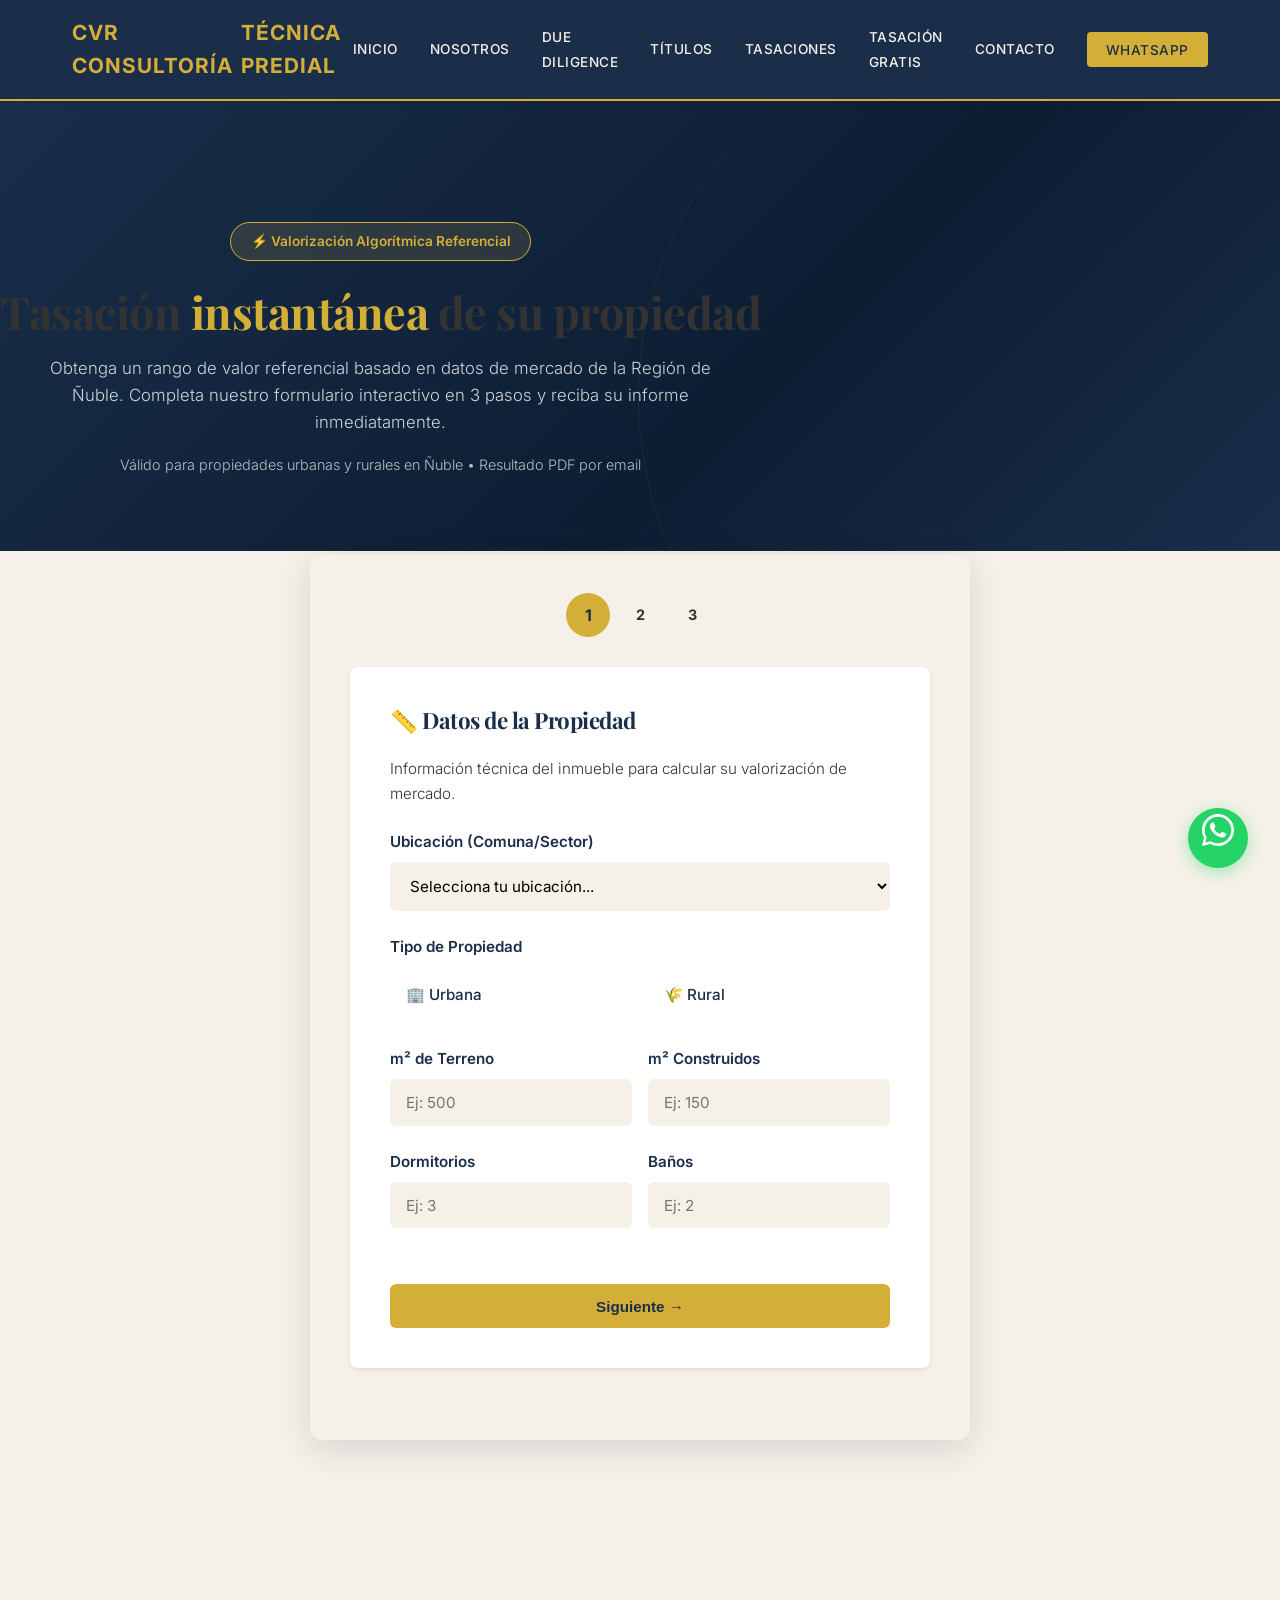
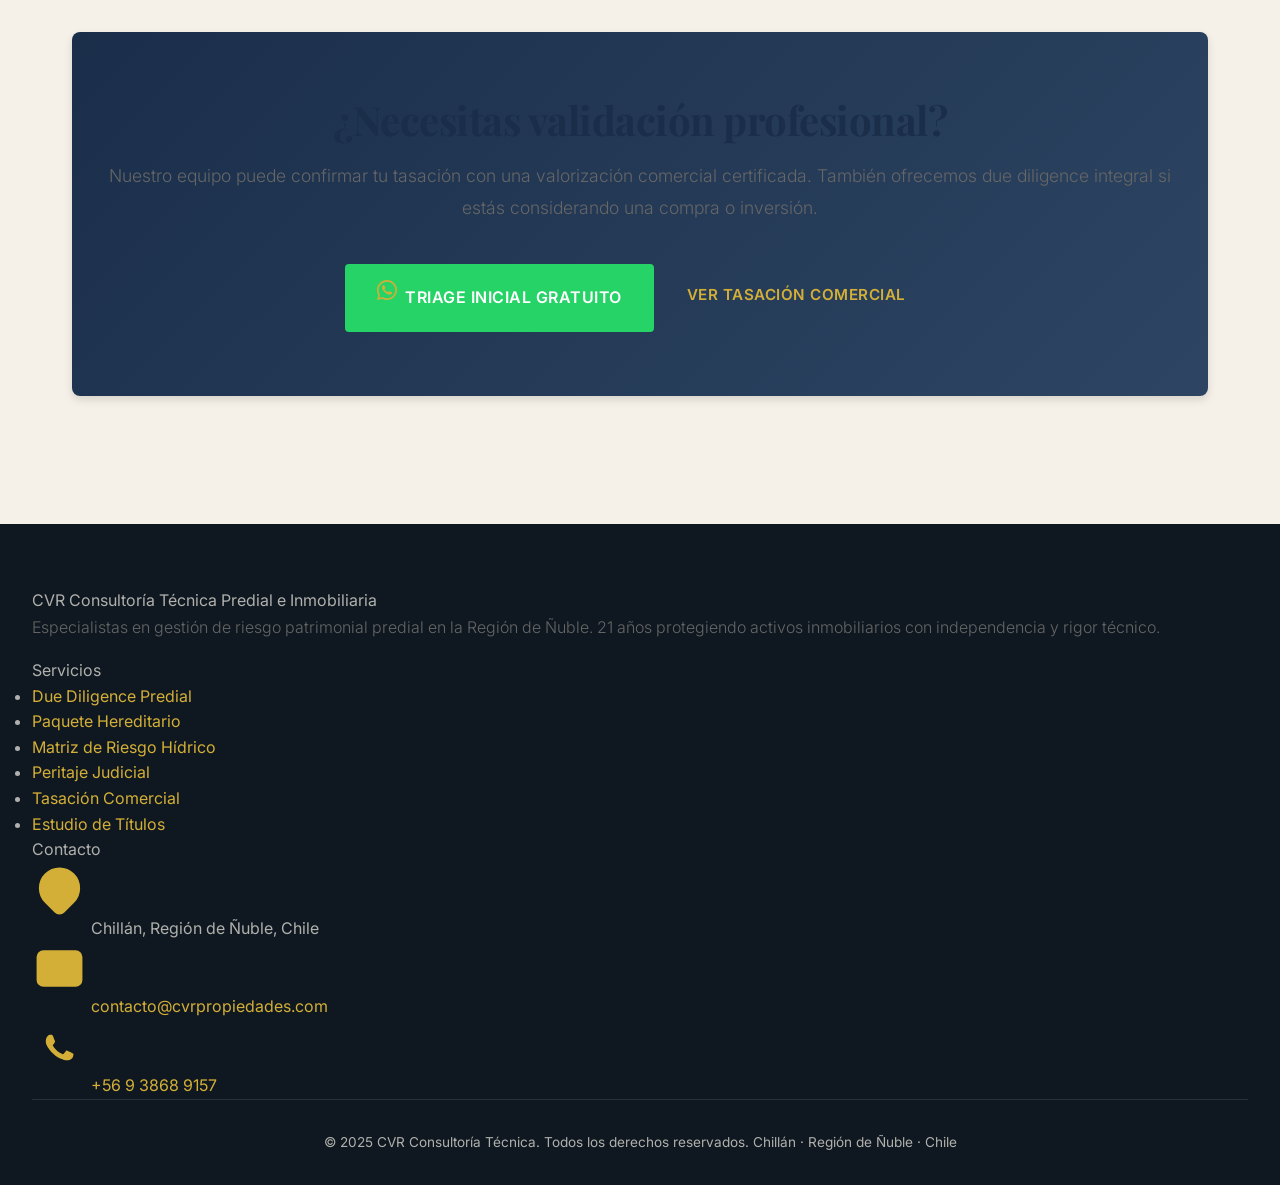
<file: tasacion-comercial.html>
<!DOCTYPE html>
<html lang="es">
<head>
  <meta charset="UTF-8" />
  <meta name="viewport" content="width=device-width, initial-scale=1.0" />
  <!-- SEO: Títulos y Descripciones Optimizadas -->
  <title>Tasación Gratis Ñuble 2026 | Calculadora Online para Propiedades en Chillán</title>
  <meta name="description" content="Tasación referencial gratis de tu propiedad en Ñuble. Calculadora online instantánea para Chillán, Ñuble, Quirihue. Resultado en UF y CLP + informe PDF. CVR Consultoría Técnica." />
  <meta name="keywords" content="tasación gratis, tasación online Ñuble, calculadora propiedad Chillán, valor metro cuadrado Ñuble, tasación referencial, valuación propiedad" />
  <meta name="author" content="CVR Consultoría Técnica Predial" />
  <meta name="robots" content="index, follow" />
  <!-- Open Graph / Redes Sociales -->
  <meta property="og:type" content="website" />
  <meta property="og:title" content="Tasación Gratis Ñuble 2026 | Calculadora Online para Propiedades" />
  <meta property="og:description" content="Obtén en 3 pasos una tasación referencial gratis de tu propiedad en Ñuble. Resultado instantáneo en UF y CLP con informe PDF." />
  <meta property="og:url" content="https://cvrpropiedades.cl/tasacion-gratis.html" />
  <meta property="og:image" content="https://cvrpropiedades.cl/assets/og-tasacion-gratis.png" />
  <meta name="twitter:card" content="summary_large_image" />
  <!-- Canonical + Structured Data -->
  <link rel="canonical" href="https://cvrpropiedades.cl/tasacion-gratis.html" />
  <link rel="stylesheet" href="style.css" />
  <!-- JSON-LD Schema para Google (Rich Snippet) -->
  <script type="application/ld+json">
  {
    "@context": "https://schema.org",
    "@type": "Tool",
    "name": "Tasación Gratis Ñuble",
    "description": "Herramienta de tasación referencial online para propiedades en Ñuble, Chile",
    "url": "https://cvrpropiedades.cl/tasacion-gratis.html",
    "creator": {
      "@type": "Organization",
      "name": "CVR Consultoría Técnica Predial",
      "url": "https://cvrpropiedades.cl",
      "contactPoint": {
        "@type": "ContactPoint",
        "contactType": "Customer Support",
        "telephone": "+56-938689157"
      }
    },
    "areaServed": {
      "@type": "AdministrativeArea",
      "name": "Ñuble",
      "url": "https://es.wikipedia.org/wiki/Región_del_Ñuble"
    }
  }
  </script>
  <style>
    /* ========================================
       ESTILOS ESPECÍFICOS: Tasación Gratis
       ======================================== */

    .page-tasacion {
      background: var(--cream);
    }

    /* Hero compacto para tasación */
    .hero-tasacion {
      min-height: 50vh;
      background: linear-gradient(135deg, var(--navy) 0%, #0d1e33 60%, #1a2e4a 100%);
      display: flex;
      align-items: center;
      padding-top: 64px;
      position: relative;
      overflow: hidden;
    }
    .hero-tasacion::before {
      content: '';
      position: absolute;
      top: -20%;
      right: -10%;
      width: 60vw;
      height: 60vw;
      border: 1px solid rgba(201,168,76,0.08);
      border-radius: 50%;
    }
    .hero-tasacion__content {
      position: relative;
      z-index: 1;
      max-width: 900px;
      padding: 2rem 0;
      text-align: center;
    }
    .hero-tasacion h1 {
      color: var(--white);
      margin-bottom: 1rem;
      font-size: clamp(2rem, 5vw, 2.8rem);
    }
    .hero-tasacion h1 em {
      font-style: normal;
      color: var(--gold);
    }
    .hero-tasacion__desc {
      font-size: 1.05rem;
      color: rgba(255,255,255,0.8);
      max-width: 680px;
      margin: 0 auto 1rem;
      line-height: 1.6;
    }
    .hero-tasacion__badge {
      display: inline-block;
      background: rgba(201,168,76,0.15);
      border: 1px solid var(--gold);
      color: var(--gold);
      padding: 0.5rem 1.2rem;
      border-radius: 20px;
      font-size: 0.85rem;
      font-weight: 600;
      margin-bottom: 1.5rem;
    }

    /* Contenedor del formulario */
    .tasacion-container {
      max-width: 700px;
      margin: -60px auto 0;
      padding: 0 1.25rem;
      position: relative;
      z-index: 10;
    }
    .tasacion-form {
      background: var(--white);
      border-radius: 12px;
      box-shadow: 0 8px 32px rgba(26,46,74,0.15);
      padding: 2.5rem;
      overflow: hidden;
    }

    /* Indicador de progreso */
    .form-progress {
      display: flex;
      gap: 0.75rem;
      margin-bottom: 2rem;
      justify-content: center;
    }
    .progress-dot {
      width: 40px;
      height: 40px;
      border-radius: 50%;
      background: var(--cream);
      border: 2px solid var(--gray-lt);
      display: flex;
      align-items: center;
      justify-content: center;
      font-weight: 700;
      color: var(--gray);
      font-size: 0.9rem;
      transition: all 0.3s ease;
    }
    .progress-dot.active {
      background: var(--gold);
      border-color: var(--gold);
      color: var(--navy);
      transform: scale(1.1);
    }
    .progress-dot.completed {
      background: #4caf50;
      border-color: #4caf50;
      color: white;
    }

    /* Pasos del formulario */
    .form-step {
      display: none;
      opacity: 0;
      transition: opacity 0.3s ease;
    }
    .form-step.active {
      display: block;
      opacity: 1;
    }
    .form-step h3 {
      color: var(--navy);
      margin-bottom: 1.5rem;
      font-size: 1.4rem;
    }
    .form-step__desc {
      color: var(--gray);
      font-size: 0.95rem;
      margin-bottom: 1.5rem;
      line-height: 1.6;
    }

    /* Campos del formulario */
    .form-group {
      margin-bottom: 1.5rem;
    }
    .form-group label {
      display: block;
      font-weight: 600;
      color: var(--navy);
      margin-bottom: 0.5rem;
      font-size: 0.95rem;
    }
    .form-group input,
    .form-group select {
      width: 100%;
      padding: 0.85rem 1rem;
      border: 1px solid var(--gray-lt);
      border-radius: 6px;
      font-size: 0.95rem;
      font-family: inherit;
      transition: all 0.2s ease;
      background: var(--cream);
    }
    .form-group input:focus,
    .form-group select:focus {
      outline: none;
      border-color: var(--gold);
      background: var(--white);
      box-shadow: 0 0 0 3px rgba(201,168,76,0.1);
    }

    /* Campos de rango con dos inputs */
    .form-row {
      display: grid;
      grid-template-columns: 1fr 1fr;
      gap: 1rem;
    }
    @media (max-width: 640px) {
      .form-row { grid-template-columns: 1fr; }
    }

    /* Radios personalizados */
    .form-radio-group {
      display: flex;
      gap: 1rem;
      flex-wrap: wrap;
      margin-bottom: 1rem;
    }
    .form-radio-wrapper {
      flex: 1;
      min-width: 150px;
    }
    .form-radio-wrapper input[type="radio"] {
      display: none;
    }
    .form-radio-wrapper label {
      display: flex;
      align-items: center;
      padding: 1rem;
      border: 2px solid var(--gray-lt);
      border-radius: 6px;
      cursor: pointer;
      transition: all 0.2s ease;
      margin-bottom: 0;
      font-weight: 500;
    }
    .form-radio-wrapper input[type="radio"]:checked + label {
      border-color: var(--gold);
      background: rgba(201,168,76,0.08);
      color: var(--navy);
    }

    /* Controles del formulario */
    .form-controls {
      display: flex;
      gap: 1rem;
      margin-top: 2rem;
      justify-content: space-between;
    }
    .btn-form {
      padding: 0.85rem 1.5rem;
      border: none;
      border-radius: 6px;
      font-weight: 700;
      font-size: 0.95rem;
      cursor: pointer;
      transition: all 0.25s ease;
      flex: 1;
    }
    .btn-form-prev {
      background: var(--cream);
      color: var(--navy);
      border: 1px solid var(--gray-lt);
    }
    .btn-form-prev:hover {
      background: var(--gray-lt);
    }
    .btn-form-next {
      background: var(--gold);
      color: var(--navy);
    }
    .btn-form-next:hover {
      background: var(--gold-lt);
      transform: translateY(-2px);
      box-shadow: 0 4px 12px rgba(201,168,76,0.3);
    }
    .btn-form-next:disabled {
      background: var(--gray-lt);
      color: var(--gray);
      cursor: not-allowed;
      transform: none;
    }

    /* Resultado de tasación */
    .tasacion-result {
      display: none;
      text-align: center;
    }
    .tasacion-result.show {
      display: block;
      animation: slideIn 0.4s ease;
    }
    @keyframes slideIn {
      from { opacity: 0; transform: translateY(20px); }
      to { opacity: 1; transform: translateY(0); }
    }
    .result-icon {
      font-size: 3rem;
      margin-bottom: 1rem;
      animation: pop 0.4s ease;
    }
    @keyframes pop {
      0% { transform: scale(0); }
      70% { transform: scale(1.15); }
      100% { transform: scale(1); }
    }
    .result-title {
      font-size: 1.5rem;
      color: var(--navy);
      margin-bottom: 1rem;
      font-weight: 700;
    }
    .result-subtitle {
      color: var(--gray);
      margin-bottom: 1.5rem;
      font-size: 0.95rem;
    }

    /* Box de rango de precio */
    .price-range-box {
      background: linear-gradient(135deg, rgba(201,168,76,0.08) 0%, rgba(201,168,76,0.04) 100%);
      border: 2px solid var(--gold);
      border-radius: 8px;
      padding: 2rem;
      margin: 2rem 0;
      text-align: center;
    }
    .price-label {
      font-size: 0.85rem;
      font-weight: 600;
      color: var(--gold);
      text-transform: uppercase;
      letter-spacing: 0.05em;
      margin-bottom: 0.5rem;
    }
    .price-value {
      font-size: 2.5rem;
      font-weight: 700;
      color: var(--navy);
      margin: 0;
    }
    .price-range {
      font-size: 0.95rem;
      color: var(--gray);
      margin-top: 0.5rem;
    }

    /* Disclaimer */
    .result-disclaimer {
      background: var(--cream);
      border-left: 4px solid var(--gold);
      padding: 1.25rem;
      border-radius: 4px;
      margin: 1.5rem 0;
      font-size: 0.9rem;
      color: var(--gray);
      text-align: left;
      line-height: 1.6;
    }
    .result-disclaimer strong {
      color: var(--navy);
    }

    /* Botones finales */
    .result-actions {
      display: flex;
      gap: 1rem;
      flex-direction: column;
      margin-top: 2rem;
    }
    .result-actions a,
    .result-actions button {
      padding: 1rem;
      border: none;
      border-radius: 6px;
      font-weight: 700;
      font-size: 1rem;
      cursor: pointer;
      transition: all 0.25s ease;
      text-decoration: none;
      display: inline-flex;
      align-items: center;
      justify-content: center;
      gap: 0.75rem;
    }
    .btn-download {
      background: var(--navy);
      color: var(--white);
    }
    .btn-download:hover {
      background: var(--navy-mid);
      transform: translateY(-2px);
    }
    .btn-consultar {
      background: #25d366;
      color: white;
    }
    .btn-consultar:hover {
      background: #1eba58;
      transform: translateY(-2px);
    }

    /* Botón flotante WhatsApp */
    .whatsapp-float {
      position: fixed;
      bottom: 2rem;
      right: 2rem;
      width: 60px;
      height: 60px;
      background: #25d366;
      border-radius: 50%;
      display: flex;
      align-items: center;
      justify-content: center;
      cursor: pointer;
      box-shadow: 0 4px 16px rgba(37,211,102,0.4);
      z-index: 9999;
      transition: all 0.3s ease;
      text-decoration: none;
    }
    .whatsapp-float:hover {
      background: #1eba58;
      transform: scale(1.1);
      box-shadow: 0 6px 24px rgba(37,211,102,0.5);
    }
    .whatsapp-float svg {
      width: 32px;
      height: 32px;
      fill: white;
    }

    /* Responsive */
    @media (max-width: 768px) {
      .tasacion-form {
        padding: 1.75rem;
      }
      .price-value {
        font-size: 1.8rem;
      }
      .form-controls {
        flex-direction: column;
      }
      .btn-form {
        flex: 1;
      }
      .result-actions {
        flex-direction: column;
      }
      .whatsapp-float {
        bottom: 1.5rem;
        right: 1.5rem;
        width: 56px;
        height: 56px;
      }
    }

    @media (max-width: 480px) {
      .whatsapp-float {
        bottom: 80px;
        right: 15px;
        width: 56px;
        height: 56px;
      }
      .whatsapp-float svg {
        width: 28px;
        height: 28px;
      }
    }
  </style>
</head>
<body class="page-tasacion">

<!-- NAVEGACIÓN -->
<nav class="nav" id="nav">
  <div class="nav__inner">
    <a href="index.html" class="nav__logo">
      CVR Consultoría
      <span>Técnica Predial</span>
    </a>
    <button class="nav__toggle" id="navToggle" aria-label="Menú">
      <span></span><span></span><span></span>
    </button>
    <ul class="nav__links" id="navLinks">
      <li><a href="index.html">Inicio</a></li>
      <li><a href="nosotros.html">Nosotros</a></li>
      <li><a href="due-diligence.html">Due Diligence</a></li>
      <li><a href="estudio-titulos.html">Títulos</a></li>
      <li><a href="tasacion-comercial.html">Tasaciones</a></li>
      <li><a href="tasacion-gratis.html" class="active">Tasación Gratis</a></li>
      <li><a href="contacto.html">Contacto</a></li>
      <li><a href="https://wa.me/56938689157?text=Hola%20Carlos,%20vengo%20de%20tasación%20gratis%20y%20quiero%20validar%20mi%20resultado." class="nav__cta" target="_blank" rel="noopener">WhatsApp</a></li>
    </ul>
  </div>
</nav>

<!-- HERO -->
<section class="hero-tasacion">
  <div class="container">
    <div class="hero-tasacion__content">
      <div class="hero-tasacion__badge">⚡ Valorización Algorítmica Referencial</div>
      <h1>Tasación <em>instantánea</em> de su propiedad</h1>
      <p class="hero-tasacion__desc">
        Obtenga un rango de valor referencial basado en datos de mercado de la Región de Ñuble. Completa nuestro formulario interactivo en 3 pasos y reciba su informe inmediatamente.
      </p>
      <p style="font-size: 0.9rem; color: rgba(255,255,255,0.7);">Válido para propiedades urbanas y rurales en Ñuble • Resultado PDF por email</p>
    </div>
  </div>
</section>

<!-- FORMULARIO -->
<section style="padding: 4rem 0; background: var(--cream);">
  <div class="tasacion-container">
    <div class="tasacion-form" id="tasacionForm">

      <!-- INDICADOR DE PROGRESO -->
      <div class="form-progress" id="formProgress">
        <div class="progress-dot active" data-step="1">1</div>
        <div class="progress-dot" data-step="2">2</div>
        <div class="progress-dot" data-step="3">3</div>
      </div>

      <form id="mainForm">

        <!-- PASO 1: DATOS TÉCNICOS -->
        <div class="form-step active" data-step="1">
          <h3>📏 Datos de la Propiedad</h3>
          <p class="form-step__desc">Información técnica del inmueble para calcular su valorización de mercado.</p>

          <div class="form-group">
            <label>Ubicación (Comuna/Sector)</label>
            <select name="ubicacion" required>
              <option value="">Selecciona tu ubicación...</option>
              <option value="Chillán">Chillán</option>
              <option value="Chillán Viejo">Chillán Viejo</option>
              <option value="San Ignacio">San Ignacio</option>
              <option value="Quirihue">Quirihue</option>
              <option value="Ninhue">Ninhue</option>
              <option value="San Fabián">San Fabián</option>
              <option value="Cobquecura">Cobquecura</option>
              <option value="Otra">Otra zona de Ñuble</option>
            </select>
          </div>

          <div class="form-group">
            <label>Tipo de Propiedad</label>
            <div class="form-radio-group">
              <div class="form-radio-wrapper">
                <input type="radio" id="urbana" name="tipo" value="urbana" required />
                <label for="urbana">🏢 Urbana</label>
              </div>
              <div class="form-radio-wrapper">
                <input type="radio" id="rural" name="tipo" value="rural" />
                <label for="rural">🌾 Rural</label>
              </div>
            </div>
          </div>

          <div class="form-row">
            <div class="form-group">
              <label>m² de Terreno</label>
              <input type="number" name="metrosTierra" placeholder="Ej: 500" min="1" required />
            </div>
            <div class="form-group">
              <label>m² Construidos</label>
              <input type="number" name="metrosConstruidos" placeholder="Ej: 150" min="0" />
            </div>
          </div>

          <div class="form-row">
            <div class="form-group">
              <label>Dormitorios</label>
              <input type="number" name="dormitorios" placeholder="Ej: 3" min="0" max="20" />
            </div>
            <div class="form-group">
              <label>Baños</label>
              <input type="number" name="banos" placeholder="Ej: 2" min="0" max="10" />
            </div>
          </div>

          <div class="form-controls">
            <button type="button" class="btn-form btn-form-prev" style="display:none;">← Anterior</button>
            <button type="button" class="btn-form btn-form-next" onclick="nextStep(1)">Siguiente →</button>
          </div>
        </div>

        <!-- PASO 2: DATOS JURÍDICOS -->
        <div class="form-step" data-step="2">
          <h3>⚖️ Aspectos Jurídicos</h3>
          <p class="form-step__desc">Información legal que impacta el valor y la operabilidad de la propiedad.</p>

          <div class="form-group">
            <label>¿La propiedad tiene derechos de agua inscritos?</label>
            <div class="form-radio-group">
              <div class="form-radio-wrapper">
                <input type="radio" id="agua_si" name="derechosAgua" value="si" required />
                <label for="agua_si">✓ Sí, regularizados</label>
              </div>
              <div class="form-radio-wrapper">
                <input type="radio" id="agua_no" name="derechosAgua" value="no" />
                <label for="agua_no">✗ No tiene</label>
              </div>
              <div class="form-radio-wrapper">
                <input type="radio" id="agua_pendiente" name="derechosAgua" value="pendiente" />
                <label for="agua_pendiente">? Sin formalizar</label>
              </div>
            </div>
          </div>

          <div class="form-group">
            <label>Estado de Regularización</label>
            <div class="form-radio-group">
              <div class="form-radio-wrapper">
                <input type="radio" id="regularizado" name="regularizacion" value="regularizado" required />
                <label for="regularizado">✓ Regularizado</label>
              </div>
              <div class="form-radio-wrapper">
                <input type="radio" id="pendiente_reg" name="regularizacion" value="pendiente" />
                <label for="pendiente_reg">⚠ Pendiente</label>
              </div>
              <div class="form-radio-wrapper">
                <input type="radio" id="litigioso" name="regularizacion" value="litigioso" />
                <label for="litigioso">⛔ En disputa</label>
              </div>
            </div>
          </div>

          <div class="form-controls">
            <button type="button" class="btn-form btn-form-prev" onclick="prevStep(2)">← Anterior</button>
            <button type="button" class="btn-form btn-form-next" onclick="nextStep(2)">Siguiente →</button>
          </div>
        </div>

        <!-- PASO 3: DATOS DE CONTACTO -->
        <div class="form-step" data-step="3">
          <h3>📧 Tu Información</h3>
          <p class="form-step__desc">Para enviar tu informe de tasación y que nuestro equipo pueda validar el resultado.</p>

          <div class="form-group">
            <label>Nombre completo</label>
            <input type="text" name="nombre" placeholder="Carlos Venegas" required />
          </div>

          <div class="form-group">
            <label>Email</label>
            <input type="email" name="email" placeholder="tu@email.com" required />
          </div>

          <div class="form-group">
            <label>WhatsApp (con código país)</label>
            <input type="tel" name="whatsapp" placeholder="+56 9 3868 9157" required />
          </div>

          <div class="form-controls">
            <button type="button" class="btn-form btn-form-prev" onclick="prevStep(3)">← Anterior</button>
            <button type="button" class="btn-form btn-form-next" onclick="calcularTasacion()">Calcular Tasación</button>
          </div>
        </div>

      </form>

      <!-- RESULTADO -->
      <div class="tasacion-result" id="tasacionResult">
        <div class="result-icon">✓</div>
        <h2 class="result-title">Tasación Calculada</h2>
        <p class="result-subtitle">Valorización técnica referencial de tu propiedad</p>

        <div class="price-range-box">
          <div class="price-label">Rango de Valor Estimado (UF)</div>
          <p class="price-value" id="resultPrice">—</p>
          <p class="price-range">
            <span id="resultMin">0</span> a <span id="resultMax">0</span> UF
            <br>
            <em>(Aproximadamente <span id="resultMinCLP">$0</span> a <span id="resultMaxCLP">$0</span>)</em>
          </p>
        </div>

        <div class="result-disclaimer">
          <strong>⚠️ Importante:</strong> Esta es una valorización algorítmica <strong>referencial</strong> basada en promedios de mercado de la Región de Ñuble. No es una tasación comercial ni legal. Para operaciones inmobiliarias, herencias, refinanciamientos o litigios, requiere <strong>tasación comercial formal</strong> por profesional certificado (desde $220.000) o <strong>peritaje judicial</strong> (desde $350.000).
        </div>

        <div class="result-actions">
          <button type="button" class="btn-download" onclick="descargarPDF()">
            <svg viewBox="0 0 24 24" fill="none" stroke="currentColor" stroke-width="2" style="width:20px;height:20px;">
              <path d="M21 15v4a2 2 0 0 1-2 2H5a2 2 0 0 1-2-2v-4M7 10l5 5 5-5M12 15V3"/>
            </svg>
            Descargar Informe (PDF)
          </button>
          <button type="button" class="btn-consultar" onclick="abrirWhatsAppConValor()" id="btnConsultarExperto">
            <svg viewBox="0 0 24 24" fill="currentColor" style="width:20px;height:20px;">
              <path d="M17.472 14.382c-.297-.149-1.758-.867-2.03-.967-.273-.099-.471-.148-.67.15-.197.297-.767.966-.94 1.164-.173.199-.347.223-.644.075-.297-.15-1.255-.463-2.39-1.475-.883-.788-1.48-1.761-1.653-2.059-.173-.297-.018-.458.13-.606.134-.133.298-.347.446-.52.149-.174.198-.298.298-.497.099-.198.05-.371-.025-.52-.075-.149-.669-1.612-.916-2.207-.242-.579-.487-.5-.669-.51-.173-.008-.371-.01-.57-.01-.198 0-.52.074-.792.372-.272.297-1.04 1.016-1.04 2.479 0 1.462 1.065 2.875 1.213 3.074.149.198 2.096 3.2 5.077 4.487.709.306 1.262.489 1.694.625.712.227 1.36.195 1.871.118.571-.085 1.758-.719 2.006-1.413.248-.694.248-1.289.173-1.413z"/><path d="M12 0C5.373 0 0 5.373 0 12c0 2.136.561 4.14 1.535 5.872L0 24l6.322-1.506A11.95 11.95 0 0012 24c6.627 0 12-5.373 12-12S18.627 0 12 0zm0 22c-1.93 0-3.73-.497-5.29-1.367l-.378-.22-3.754.894.924-3.648-.246-.394A9.952 9.952 0 012 12C2 6.477 6.477 2 12 2s10 4.477 10 10-4.477 10-10 10z"/>
            </svg>
            Consultar a un Experto
          </button>
        </div>
      </div>

    </div>
  </div>
</section>

<!-- CTA FINAL -->
<section class="section section--cream">
  <div class="container">
    <div class="cta-banner">
      <div class="cta-banner__text">
        <h2>¿Necesitas validación profesional?</h2>
        <p>Nuestro equipo puede confirmar tu tasación con una valorización comercial certificada. También ofrecemos due diligence integral si estás considerando una compra o inversión.</p>
      </div>
      <div class="cta-banner__actions">
        <a href="https://wa.me/56938689157?text=Hola%20Carlos,%20después%20de%20la%20tasación%20gratis%20quiero%20hablar%20sobre%20servicios%20profesionales." class="btn btn-whatsapp btn-lg" target="_blank" rel="noopener">
          <svg viewBox="0 0 24 24" fill="currentColor" style="width:20px;height:20px;"><path d="M17.472 14.382c-.297-.149-1.758-.867-2.03-.967-.273-.099-.471-.148-.67.15-.197.297-.767.966-.94 1.164-.173.199-.347.223-.644.075-.297-.15-1.255-.463-2.39-1.475-.883-.788-1.48-1.761-1.653-2.059-.173-.297-.018-.458.13-.606.134-.133.298-.347.446-.52.149-.174.198-.298.298-.497.099-.198.05-.371-.025-.52-.075-.149-.669-1.612-.916-2.207-.242-.579-.487-.5-.669-.51-.173-.008-.371-.01-.57-.01-.198 0-.52.074-.792.372-.272.297-1.04 1.016-1.04 2.479 0 1.462 1.065 2.875 1.213 3.074.149.198 2.096 3.2 5.077 4.487.709.306 1.262.489 1.694.625.712.227 1.36.195 1.871.118.571-.085 1.758-.719 2.006-1.413.248-.694.248-1.289.173-1.413z"/><path d="M12 0C5.373 0 0 5.373 0 12c0 2.136.561 4.14 1.535 5.872L0 24l6.322-1.506A11.95 11.95 0 0012 24c6.627 0 12-5.373 12-12S18.627 0 12 0zm0 22c-1.93 0-3.73-.497-5.29-1.367l-.378-.22-3.754.894.924-3.648-.246-.394A9.952 9.952 0 012 12C2 6.477 6.477 2 12 2s10 4.477 10 10-4.477 10-10 10z"/></svg>
          Triage Inicial Gratuito
        </a>
        <a href="tasacion-comercial.html" class="btn btn-outline-gold">Ver Tasación Comercial</a>
      </div>
    </div>
  </div>
</section>

<!-- FOOTER -->
<footer class="footer">
  <div class="container">
    <div class="footer__grid">
      <div>
        <div class="footer__brand">CVR Consultoría Técnica <span>Predial e Inmobiliaria</span></div>
        <p class="footer__desc">Especialistas en gestión de riesgo patrimonial predial en la Región de Ñuble. 21 años protegiendo activos inmobiliarios con independencia y rigor técnico.</p>
      </div>
      <div>
        <div class="footer__title">Servicios</div>
        <ul class="footer__links">
          <li><a href="due-diligence.html">Due Diligence Predial</a></li>
          <li><a href="paquete-hereditario.html">Paquete Hereditario</a></li>
          <li><a href="matriz-riesgo-hidrico.html">Matriz de Riesgo Hídrico</a></li>
          <li><a href="peritaje-judicial.html">Peritaje Judicial</a></li>
          <li><a href="tasacion-comercial.html">Tasación Comercial</a></li>
          <li><a href="estudio-titulos.html">Estudio de Títulos</a></li>
        </ul>
      </div>
      <div>
        <div class="footer__title">Contacto</div>
        <div class="footer__contact">
          <div class="footer__contact-item">
            <svg viewBox="0 0 24 24" fill="none" stroke="currentColor" stroke-width="2"><path d="M17.657 16.657L13.414 20.9a1.998 1.998 0 01-2.827 0l-4.244-4.243a8 8 0 1111.314 0z"/><path d="M15 11a3 3 0 11-6 0 3 3 0 016 0z"/></svg>
            Chillán, Región de Ñuble, Chile
          </div>
          <div class="footer__contact-item">
            <svg viewBox="0 0 24 24" fill="none" stroke="currentColor" stroke-width="2"><path d="M3 8l7.89 5.26a2 2 0 002.22 0L21 8M5 19h14a2 2 0 002-2V7a2 2 0 00-2-2H5a2 2 0 00-2 2v10a2 2 0 002 2z"/></svg>
            <a href="mailto:contacto@cvrpropiedades.com">contacto@cvrpropiedades.com</a>
          </div>
          <div class="footer__contact-item">
            <svg viewBox="0 0 24 24" fill="currentColor"><path d="M17.472 14.382c-.297-.149-1.758-.867-2.03-.967-.273-.099-.471-.148-.67.15-.197.297-.767.966-.94 1.164-.173.199-.347.223-.644.075-.297-.15-1.255-.463-2.39-1.475-.883-.788-1.48-1.761-1.653-2.059-.173-.297-.018-.458.13-.606.134-.133.298-.347.446-.52.149-.174.198-.298.298-.497.099-.198.05-.371-.025-.52-.075-.149-.669-1.612-.916-2.207-.242-.579-.487-.5-.669-.51-.173-.008-.371-.01-.57-.01-.198 0-.52.074-.792.372-.272.297-1.04 1.016-1.04 2.479 0 1.462 1.065 2.875 1.213 3.074.149.198 2.096 3.2 5.077 4.487.709.306 1.262.489 1.694.625.712.227 1.36.195 1.871.118.571-.085 1.758-.719 2.006-1.413.248-.694.248-1.289.173-1.413z"/></svg>
            <a href="https://wa.me/56938689157" target="_blank" rel="noopener">+56 9 3868 9157</a>
          </div>
        </div>
      </div>
    </div>
    <div class="footer__bottom">
      <span>© 2025 CVR Consultoría Técnica. Todos los derechos reservados.</span>
      <span>Chillán · Región de Ñuble · Chile</span>
    </div>
  </div>
</footer>

<!-- BOTÓN FLOTANTE WHATSAPP -->
<a href="https://wa.me/56938689157?text=Hola%20Carlos,%20vengo%20de%20la%20web%20y%20quiero%20validar%20mi%20tasación." class="whatsapp-float" title="Consultar por WhatsApp" target="_blank" rel="noopener">
  <svg viewBox="0 0 24 24" fill="currentColor">
    <path d="M17.472 14.382c-.297-.149-1.758-.867-2.03-.967-.273-.099-.471-.148-.67.15-.197.297-.767.966-.94 1.164-.173.199-.347.223-.644.075-.297-.15-1.255-.463-2.39-1.475-.883-.788-1.48-1.761-1.653-2.059-.173-.297-.018-.458.13-.606.134-.133.298-.347.446-.52.149-.174.198-.298.298-.497.099-.198.05-.371-.025-.52-.075-.149-.669-1.612-.916-2.207-.242-.579-.487-.5-.669-.51-.173-.008-.371-.01-.57-.01-.198 0-.52.074-.792.372-.272.297-1.04 1.016-1.04 2.479 0 1.462 1.065 2.875 1.213 3.074.149.198 2.096 3.2 5.077 4.487.709.306 1.262.489 1.694.625.712.227 1.36.195 1.871.118.571-.085 1.758-.719 2.006-1.413.248-.694.248-1.289.173-1.413-.074-.124-.272-.198-.57-.347z"/>
    <path d="M12 0C5.373 0 0 5.373 0 12c0 2.136.561 4.14 1.535 5.872L0 24l6.322-1.506A11.95 11.95 0 0012 24c6.627 0 12-5.373 12-12S18.627 0 12 0zm0 22c-1.93 0-3.73-.497-5.29-1.367l-.378-.22-3.754.894.924-3.648-.246-.394A9.952 9.952 0 012 12C2 6.477 6.477 2 12 2s10 4.477 10 10-4.477 10-10 10z"/>
  </svg>
</a>

<script>
  // ========================================
  // VARIABLES EDITABLES - ACTUALIZAR MENSUALMENTE
  // ========================================
  const UF_TO_CLP = 37500; // Actualizar este valor cada mes según el UF oficial
  // Fuente: Banco Central de Chile (www.bcentral.cl)

  // ========================================
  // LÓGICA DEL FORMULARIO INTERACTIVO
  // ========================================

  let currentStep = 1;
  const totalSteps = 3;

  // Promedios de precios en UF por m² en Ñuble (datos referenciales 2025)
  const preciosPromedio = {
    urbana: { min: 25, max: 45 }, // UF por m² construido
    rural: { min: 15, max: 35 }   // UF por m² total
  };

  function nextStep(step) {
    const form = document.getElementById('mainForm');
    const currentForm = form.querySelector(`.form-step[data-step="${step}"]`);

    // Validar campos del paso actual
    if (!currentForm.querySelector('input:invalid') && currentForm.checkValidity()) {
      currentStep++;
      updateFormDisplay();
    } else {
      alert('Por favor completa todos los campos requeridos.');
      currentForm.reportValidity();
    }
  }

  function prevStep(step) {
    currentStep--;
    updateFormDisplay();
  }

  function updateFormDisplay() {
    const steps = document.querySelectorAll('.form-step');
    steps.forEach(step => step.classList.remove('active'));
    document.querySelector(`.form-step[data-step="${currentStep}"]`).classList.add('active');

    // Actualizar indicador de progreso
    const dots = document.querySelectorAll('.progress-dot');
    dots.forEach(dot => {
      const step = parseInt(dot.dataset.step);
      dot.classList.remove('active', 'completed');
      if (step < currentStep) {
        dot.classList.add('completed');
      } else if (step === currentStep) {
        dot.classList.add('active');
      }
    });

    // Mostrar/ocultar botón anterior
    const btnPrev = document.querySelector('.btn-form-prev');
    if (currentStep > 1) {
      btnPrev.style.display = 'block';
    } else {
      btnPrev.style.display = 'none';
    }

    // Cambiar texto del botón siguiente
    const btnNext = document.querySelector('.btn-form-next');
    if (currentStep === totalSteps) {
      btnNext.textContent = 'Calcular Tasación';
    } else {
      btnNext.textContent = 'Siguiente →';
    }
  }

  function calcularTasacion() {
    const form = document.getElementById('mainForm');
    if (!form.checkValidity()) {
      alert('Por favor completa todos los campos.');
      form.reportValidity();
      return;
    }

    // Obtener datos del formulario
    const formData = new FormData(form);
    const datos = {
      ubicacion: formData.get('ubicacion'),
      tipo: formData.get('tipo'),
      metrosTierra: parseInt(formData.get('metrosTierra')) || 0,
      metrosConstruidos: parseInt(formData.get('metrosConstruidos')) || 0,
      dormitorios: parseInt(formData.get('dormitorios')) || 0,
      banos: parseInt(formData.get('banos')) || 0,
      derechosAgua: formData.get('derechosAgua'),
      regularizacion: formData.get('regularizacion'),
      nombre: formData.get('nombre'),
      email: formData.get('email'),
      whatsapp: formData.get('whatsapp')
    };

    // Calcular valorización
    let precioBase = preciosPromedio[datos.tipo].min;
    let precioMax = preciosPromedio[datos.tipo].max;
    let superficieBase = datos.tipo === 'urbana' ? datos.metrosConstruidos || 100 : datos.metrosTierra || 500;

    // Ajustes por factores
    let multiplicador = 1;

    // Ajuste por derechos de agua (rural)
    if (datos.tipo === 'rural') {
      if (datos.derechosAgua === 'si') multiplicador += 0.15;      // +15% si están regularizados
      if (datos.derechosAgua === 'no') multiplicador -= 0.1;       // -10% si no tiene
      if (datos.derechosAgua === 'pendiente') multiplicador -= 0.12; // -12% si están sin formalizar
    }

    // Ajuste por regularización
    if (datos.regularizacion === 'regularizado') multiplicador += 0.05;  // +5% si está regularizada
    if (datos.regularizacion === 'pendiente') multiplicador -= 0.15;     // -15% si está pendiente
    if (datos.regularizacion === 'litigioso') multiplicador -= 0.2;      // -20% si está en disputa

    // Ajuste por tamaño (economías/deseconomías de escala)
    if (superficieBase < 200 && datos.tipo === 'urbana') multiplicador += 0.1;
    if (superficieBase > 2000 && datos.tipo === 'rural') multiplicador -= 0.05;

    // Calcular rango
    const valorMin = Math.round((precioBase * superficieBase * multiplicador) / 10) * 10;
    const valorMax = Math.round((precioMax * superficieBase * multiplicador * 1.15) / 10) * 10;

    // Convertir a CLP
    const valorMinCLP = valorMin * UF_TO_CLP;
    const valorMaxCLP = valorMax * UF_TO_CLP;

    // Mostrar resultado
    document.getElementById('resultPrice').textContent = `${valorMin.toLocaleString('es-CL')} - ${valorMax.toLocaleString('es-CL')} UF`;
    document.getElementById('resultMin').textContent = valorMin.toLocaleString('es-CL');
    document.getElementById('resultMax').textContent = valorMax.toLocaleString('es-CL');
    document.getElementById('resultMinCLP').textContent = `$${(valorMinCLP / 1000000).toFixed(1)}M`;
    document.getElementById('resultMaxCLP').textContent = `$${(valorMaxCLP / 1000000).toFixed(1)}M`;

    // Ocultar formulario y mostrar resultado
    document.getElementById('mainForm').style.display = 'none';
    document.getElementById('tasacionResult').classList.add('show');

    // Guardar datos para descarga de PDF
    window.tasacionData = {
      ...datos,
      valorMin,
      valorMax,
      valorMinCLP,
      valorMaxCLP,
      fecha: new Date().toLocaleDateString('es-CL')
    };

    // Enviar datos a Netlify Forms (opcional)
    if (navigator.sendBeacon) {
      const formDataToSend = new FormData();
      Object.keys(window.tasacionData).forEach(key => {
        formDataToSend.append(key, window.tasacionData[key]);
      });
      formDataToSend.append('_gotcha', ''); // Honey pot anti-spam
    }
  }

  function descargarPDF() {
    if (!window.tasacionData) return;

    const d = window.tasacionData;
    const contenido = `
INFORME DE TASACIÓN REFERENCIAL
CVR Consultoría Técnica Predial
=====================================

FECHA: ${d.fecha}
SOLICITANTE: ${d.nombre}
EMAIL: ${d.email}
WHATSAPP: ${d.whatsapp}

=====================================
DATOS DE LA PROPIEDAD
=====================================
Ubicación: ${d.ubicacion}
Tipo: ${d.tipo === 'urbana' ? 'Urbana' : 'Rural'}
Metros de Terreno: ${d.metrosTierra} m²
Metros Construidos: ${d.metrosConstruidos} m²
Dormitorios: ${d.dormitorios}
Baños: ${d.banos}
Derechos de Agua: ${d.derechosAgua === 'si' ? 'Sí, regularizados' : d.derechosAgua === 'no' ? 'No tiene' : 'Sin formalizar'}
Estado de Regularización: ${d.regularizacion === 'regularizado' ? 'Regularizado' : d.regularizacion === 'pendiente' ? 'Pendiente' : 'En disputa'}

=====================================
RESULTADO DE TASACIÓN
=====================================
Rango de Valor Estimado:
  ${d.valorMin.toLocaleString('es-CL')} - ${d.valorMax.toLocaleString('es-CL')} UF

En Pesos Chilenos (aproximado):
  $${(d.valorMinCLP / 1000000).toFixed(1)}M - $${(d.valorMaxCLP / 1000000).toFixed(1)}M

UF referencial utilizada: $${UF_TO_CLP.toLocaleString('es-CL')}

=====================================
ADVERTENCIA IMPORTANTE
=====================================
Esta es una VALORIZACIÓN ALGORÍTMICA REFERENCIAL basada en
promedios de mercado de la Región de Ñuble. NO es una tasación
comercial ni legal.

Para operaciones inmobiliarias, herencias, refinanciamientos o
litigios, se requiere TASACIÓN COMERCIAL FORMAL por profesional
certificado.

=====================================
PRÓXIMOS PASOS
=====================================
1. Validar este resultado con una tasación comercial profesional
2. Contactar a nuestro equipo: +56 9 3868 9157
3. Cotizar servicios de tasación o due diligence

CVR Consultoría Técnica Predial
Chillán, Región de Ñuble, Chile
contacto@cvrpropiedades.com
    `;

    // Crear blob y descargar
    const blob = new Blob([contenido], { type: 'text/plain;charset=utf-8' });
    const url = URL.createObjectURL(blob);
    const link = document.createElement('a');
    link.href = url;
    link.download = `Tasacion_Referencial_${d.nombre.replace(/\s+/g, '_')}_${new Date().getTime()}.txt`;
    document.body.appendChild(link);
    link.click();
    document.body.removeChild(link);
    URL.revokeObjectURL(url);
  }

  function abrirWhatsAppConValor() {
    if (!window.tasacionData) {
      alert('Por favor calcula la tasación primero.');
      return;
    }

    const d = window.tasacionData;
    const mensaje = `Hola Carlos, obtuve una tasación de ${d.valorMin.toLocaleString('es-CL')} a ${d.valorMax.toLocaleString('es-CL')} UF (aprox. $${(d.valorMinCLP / 1000000).toFixed(1)}M a $${(d.valorMaxCLP / 1000000).toFixed(1)}M) en la web y quiero validarla con un experto.`;
    const urlEncodedMsg = encodeURIComponent(mensaje);
    const whatsappUrl = `https://wa.me/56938689157?text=${urlEncodedMsg}`;
    window.open(whatsappUrl, '_blank', 'noopener,noreferrer');
  }

  // Cerrar menú al hacer click
  const toggle = document.getElementById('navToggle');
  const links = document.getElementById('navLinks');
  toggle.addEventListener('click', () => links.classList.toggle('open'));
  document.querySelectorAll('.nav__links a').forEach(a => a.addEventListener('click', () => links.classList.remove('open')));
</script>

</body>
</html>
</file>
<file: style.css>
/* ============================================================================
   CVRPROPIEDADES - Complete CSS Stylesheet (Optimizado Premium)
   ============================================================================ */

/* 1. IMPORTACIÓN DE FUENTES DE ALTA AUTORIDAD */
@import url('https://fonts.googleapis.com/css2?family=Inter:wght@300;400;500;600&family=Playfair+Display:wght@500;600;700;800&display=swap');

/* Root Variables & Global Styles (Mantenemos tus colores originales) */
:root {
  --navy: #1a2e4a;
  --navy-mid: #2d4563;
  --gold: #d4af37;
  --cream: #f5f1e8;
  --text-dark: #333;
  --text-light: #666;
  --border-color: #ddd;
  --shadow-sm: 0 2px 4px rgba(0, 0, 0, 0.08);
  --shadow-md: 0 4px 8px rgba(0, 0, 0, 0.12);
  --shadow-lg: 0 8px 16px rgba(0, 0, 0, 0.16);
}

* {
  margin: 0;
  padding: 0;
  box-sizing: border-box;
}

html {
  scroll-behavior: smooth;
}

body {
  /* Letra Inter: Limpia, moderna y perfecta para la lectura */
  font-family: 'Inter', -apple-system, BlinkMacSystemFont, sans-serif;
  line-height: 1.6;
  color: var(--text-dark);
  background-color: #fff;
  -webkit-font-smoothing: antialiased;
}

/* ============================================================================
   2. CONTROL ESTRICTO DE ÍCONOS (Solución a los dibujos gigantes)
   ============================================================================ */
svg, 
.service-card__icon svg, 
.service-card__icon img,
.why-item__icon svg,
section svg {
  max-width: 55px !important; /* Tamaño normal "vista humana" */
  max-height: 55px !important;
  width: 100%;
  height: auto;
  display: inline-block;
  color: var(--gold) !important;
  fill: currentColor;
  margin-bottom: 1rem;
}

/* Typography (Playfair Display: Autoridad, Prestigio y Rigor Legal) */
h1, h2, h3, h4, h5, h6 {
  font-family: 'Playfair Display', serif;
  font-weight: 700;
  line-height: 1.2;
  margin-bottom: 1rem;
  letter-spacing: -0.5px; /* Un toque más ajustado y premium */
}

h1 { font-size: 3.5rem; }
h2 { font-size: 2.5rem; color: var(--navy); }
h3 { font-size: 1.75rem; color: var(--navy); }
h4 { font-size: 1.35rem; }
h5 { font-size: 1.1rem; }
h6 { font-size: 1rem; }

p {
  margin-bottom: 1rem;
  color: var(--text-light);
  line-height: 1.8;
  font-weight: 300;
}

a {
  color: var(--gold);
  text-decoration: none;
  transition: color 0.3s ease;
}

a:hover {
  color: #e6c200;
}

/* Navigation */
.nav {
  position: sticky;
  top: 0;
  z-index: 1000;
  background-color: var(--navy);
  padding: 1rem 0;
  box-shadow: var(--shadow-sm);
  border-bottom: 2px solid var(--gold); /* Detalle de autoridad */
}

.nav__inner {
  max-width: 1200px;
  margin: 0 auto;
  padding: 0 2rem;
  display: flex;
  justify-content: space-between;
  align-items: center;
}

.nav__logo {
  font-family: 'Inter', sans-serif;
  font-size: 1.3rem;
  font-weight: 700;
  color: var(--gold);
  display: flex;
  align-items: center;
  gap: 0.5rem;
  text-transform: uppercase;
  letter-spacing: 1px;
}

.nav__toggle {
  display: none;
  background: none;
  border: none;
  color: var(--cream);
  font-size: 1.5rem;
  cursor: pointer;
}

.nav__links {
  display: flex;
  list-style: none;
  gap: 2rem;
  align-items: center;
}

.nav__links a {
  font-family: 'Inter', sans-serif;
  color: var(--cream);
  font-size: 0.85rem;
  font-weight: 500;
  text-transform: uppercase;
  letter-spacing: 0.5px;
  transition: color 0.3s ease;
}

.nav__links a:hover {
  color: var(--gold);
}

.nav__cta {
  background-color: var(--gold);
  color: var(--navy) !important;
  padding: 0.6rem 1.2rem;
  border-radius: 4px;
  font-weight: 600;
  transition: all 0.3s ease;
}

.nav__cta:hover {
  background-color: #e6c200;
  transform: translateY(-2px);
}

/* Hero Section */
.hero {
  background: linear-gradient(135deg, var(--navy) 0%, var(--navy-mid) 100%);
  color: var(--cream);
  padding: 7rem 2rem;
  text-align: center;
}

.hero__content {
  max-width: 800px;
  margin: 0 auto;
}

.hero__eyebrow {
  font-family: 'Inter', sans-serif;
  font-size: 0.85rem;
  color: var(--gold);
  text-transform: uppercase;
  letter-spacing: 2px;
  margin-bottom: 1.5rem;
  font-weight: 600;
}

.hero__title {
  color: var(--cream);
  font-size: 3.5rem;
  margin-bottom: 1.5rem;
  line-height: 1.2;
}

.hero__desc {
  font-size: 1.15rem;
  margin-bottom: 2.5rem;
  line-height: 1.8;
  color: rgba(245, 241, 232, 0.9);
  font-weight: 300;
}

.hero__btns {
  display: flex;
  gap: 1rem;
  justify-content: center;
  flex-wrap: wrap;
  margin-bottom: 3rem;
}

.hero__stats {
  display: grid;
  grid-template-columns: repeat(auto-fit, minmax(150px, 1fr));
  gap: 2rem;
  margin-top: 3rem;
  padding-top: 2rem;
  border-top: 1px solid rgba(245, 241, 232, 0.2);
}

.hero__stat {
  text-align: center;
}

.hero__stat-number {
  font-family: 'Playfair Display', serif;
  font-size: 2.5rem;
  font-weight: 700;
  color: var(--gold);
  margin-bottom: 0.5rem;
}

.hero__stat-label {
  font-size: 0.95rem;
  color: rgba(245, 241, 232, 0.8);
}

/* Buttons */
.btn {
  display: inline-block;
  padding: 0.85rem 1.8rem;
  border: none;
  border-radius: 4px;
  font-family: 'Inter', sans-serif;
  font-weight: 600;
  cursor: pointer;
  transition: all 0.3s ease;
  font-size: 0.95rem;
  text-align: center;
  text-decoration: none;
  text-transform: uppercase;
  letter-spacing: 0.5px;
}

.btn-primary {
  background-color: var(--gold);
  color: var(--navy);
}

.btn-primary:hover {
  background-color: #e6c200;
  transform: translateY(-2px);
  box-shadow: var(--shadow-sm);
}

.btn-secondary {
  background-color: var(--navy);
  color: var(--cream);
}

.btn-secondary:hover {
  background-color: var(--navy-mid);
  transform: translateY(-2px);
}

.btn-outline {
  background-color: transparent;
  color: var(--cream);
  border: 2px solid var(--cream);
}

.btn-outline:hover {
  background-color: var(--cream);
  color: var(--navy);
}

.btn-lg {
  padding: 1rem 2rem;
  font-size: 1rem;
}

.btn-whatsapp {
  background-color: #25d366;
  color: white !important;
  display: inline-flex;
  align-items: center;
  gap: 0.5rem;
}

.btn-whatsapp:hover {
  background-color: #20ba5a;
}

/* Sections */
.section {
  padding: 5rem 2rem;
  max-width: 1200px;
  margin: 0 auto;
}

.section-white { background-color: #fff; }
.section-cream { background-color: var(--cream); }
.section-dark { background-color: var(--navy); color: var(--cream); }

.section__title {
  font-size: 2.5rem;
  margin-bottom: 1rem;
}

.section__subtitle {
  font-size: 1.1rem;
  color: var(--text-light);
  margin-bottom: 3rem;
  max-width: 600px;
}

/* Service Cards Grid */
.grid-3 {
  display: grid;
  grid-template-columns: repeat(auto-fit, minmax(300px, 1fr));
  gap: 2rem;
  margin-bottom: 3rem;
}

.service-card {
  background-color: white;
  border-radius: 8px;
  padding: 2.5rem 2rem;
  box-shadow: var(--shadow-sm);
  transition: all 0.3s ease;
  border-top: 4px solid var(--gold); /* Línea dorada superior de autoridad */
}

.service-card:hover {
  transform: translateY(-5px);
  box-shadow: var(--shadow-lg);
}

.service-card__title {
  font-size: 1.35rem;
  color: var(--navy);
  margin-bottom: 1rem;
}

.service-card__desc {
  color: var(--text-light);
  line-height: 1.7;
  margin-bottom: 1.5rem;
}

.service-card__link {
  font-family: 'Inter', sans-serif;
  color: var(--navy);
  font-weight: 600;
  display: inline-flex;
  align-items: center;
  gap: 0.5rem;
  transition: gap 0.3s ease, color 0.3s ease;
  text-transform: uppercase;
  font-size: 0.85rem;
}

.service-card__link:hover {
  gap: 1rem;
  color: var(--gold);
}

/* Why Choose Us Grid */
.grid-2 {
  display: grid;
  grid-template-columns: repeat(auto-fit, minmax(250px, 1fr));
  gap: 3rem;
  margin-bottom: 3rem;
}

.why-item {
  display: flex;
  gap: 1.5rem;
}

.why-item__icon {
  font-size: 2rem;
  min-width: 40px;
  color: var(--gold);
}

.why-item__content h4 {
  color: var(--navy);
  margin-bottom: 0.5rem;
}

/* Tags */
.tag {
  display: inline-block;
  background-color: rgba(212, 175, 55, 0.15); /* Dorado translúcido sutil */
  color: var(--navy);
  padding: 0.35rem 0.85rem;
  border-radius: 20px;
  font-size: 0.75rem;
  font-weight: 600;
  text-transform: uppercase;
  letter-spacing: 1px;
  margin-right: 0.5rem;
  margin-bottom: 1rem;
}

/* Lead Text */
.lead {
  font-size: 1.25rem;
  line-height: 1.8;
  color: var(--text-light);
  margin-bottom: 2rem;
}

/* Steps */
.steps {
  display: grid;
  grid-template-columns: repeat(auto-fit, minmax(250px, 1fr));
  gap: 2rem;
  margin: 3rem 0;
}

.step {
  text-align: center;
  position: relative;
}

.step__number {
  display: inline-flex;
  align-items: center;
  justify-content: center;
  width: 60px;
  height: 60px;
  background-color: var(--gold);
  color: var(--navy);
  border-radius: 50%;
  font-family: 'Playfair Display', serif;
  font-size: 1.5rem;
  font-weight: 700;
  margin-bottom: 1rem;
}

.step__title {
  font-size: 1.2rem;
  font-weight: 600;
  color: var(--navy);
  margin-bottom: 0.75rem;
}

.step__desc {
  color: var(--text-light);
  line-height: 1.6;
}

/* CTA Banner */
.cta-banner {
  background: linear-gradient(135deg, var(--navy) 0%, var(--navy-mid) 100%);
  color: var(--cream);
  padding: 4rem 2rem;
  text-align: center;
  border-radius: 8px;
  margin: 3rem 0;
  box-shadow: var(--shadow-md);
}

.cta-banner__title {
  font-size: 2.2rem;
  color: var(--gold);
  margin-bottom: 1rem;
}

.cta-banner__text {
  font-family: 'Inter', sans-serif;
  font-size: 1.1rem;
  margin-bottom: 2.5rem;
  color: rgba(245, 241, 232, 0.9);
}

/* Footer */
.footer {
  background-color: #0f1820; /* Navy ultra oscuro */
  color: rgba(245, 241, 232, 0.7);
  padding: 4rem 2rem 2rem;
}

.footer__inner {
  max-width: 1200px;
  margin: 0 auto;
  display: grid;
  grid-template-columns: repeat(auto-fit, minmax(200px, 1fr));
  gap: 3rem;
  margin-bottom: 3rem;
}

.footer__section h4 {
  font-family: 'Inter', sans-serif;
  color: var(--gold);
  margin-bottom: 1.5rem;
  font-size: 0.95rem;
  text-transform: uppercase;
  letter-spacing: 1px;
}

.footer__section ul {
  list-style: none;
}

.footer__section ul li {
  margin-bottom: 0.8rem;
}

.footer__section a {
  color: rgba(245, 241, 232, 0.7);
  font-size: 0.95rem;
  transition: color 0.3s ease;
}

.footer__section a:hover {
  color: var(--gold);
}

.footer__bottom {
  text-align: center;
  padding-top: 2rem;
  border-top: 1px solid rgba(245, 241, 232, 0.1);
  font-size: 0.85rem;
}

/* Forms */
form {
  max-width: 600px;
  margin: 2rem auto;
  background: #fff;
  padding: 2.5rem;
  border-radius: 8px;
  box-shadow: var(--shadow-sm);
}

.form-group {
  margin-bottom: 1.5rem;
  text-align: left;
}

label {
  display: block;
  margin-bottom: 0.5rem;
  font-weight: 600;
  font-size: 0.9rem;
  color: var(--navy);
}

input[type="text"],
input[type="email"],
input[type="tel"],
select,
textarea {
  width: 100%;
  padding: 0.85rem;
  border: 1px solid var(--border-color);
  border-radius: 4px;
  font-family: 'Inter', sans-serif;
  font-size: 0.95rem;
  transition: all 0.3s ease;
  background-color: #fafafa;
}

input[type="text"]:focus,
input[type="email"]:focus,
input[type="tel"]:focus,
select:focus,
textarea:focus {
  outline: none;
  border-color: var(--gold);
  background-color: #fff;
  box-shadow: 0 0 0 3px rgba(212, 175, 55, 0.15);
}

textarea {
  resize: vertical;
  min-height: 120px;
}

/* Responsive Design */
@media (max-width: 768px) {
  h1 { font-size: 2.5rem; }
  h2 { font-size: 2rem; }
  h3 { font-size: 1.5rem; }

  .hero__title { font-size: 2.2rem; }
  .hero__desc { font-size: 1.05rem; }

  .hero__btns {
    flex-direction: column;
    align-items: center;
  }

  .btn, .btn-lg {
    width: 100%;
    max-width: 300px;
  }

  /* Arreglo para que el menú de móvil no explote */
  .nav__inner {
    flex-direction: column;
    gap: 1rem;
  }

  .nav__links {
    flex-wrap: wrap;
    justify-content: center;
    gap: 1rem;
  }

  .section { padding: 3rem 1.5rem; }
  .section__title { font-size: 2rem; }
  .grid-3, .grid-2 { grid-template-columns: 1fr; }
  
  .hero__stats {
    grid-template-columns: repeat(2, 1fr);
    gap: 1.5rem;
  }

  .steps { grid-template-columns: 1fr; }
  
  .footer__inner {
    grid-template-columns: 1fr;
    text-align: center;
  }
}

@media (max-width: 480px) {
  h1 { font-size: 2rem; }
  h2 { font-size: 1.5rem; }
  .hero { padding: 3rem 1.2rem; }
  .hero__title { font-size: 1.8rem; }
  
  .hero__stats { grid-template-columns: 1fr; }
  .hero__stat-number { font-size: 2rem; }
  
  .section { padding: 2rem 1.2rem; }
  .btn, .btn-lg { padding: 0.75rem 1.25rem; font-size: 0.9rem; }
}
</file>
